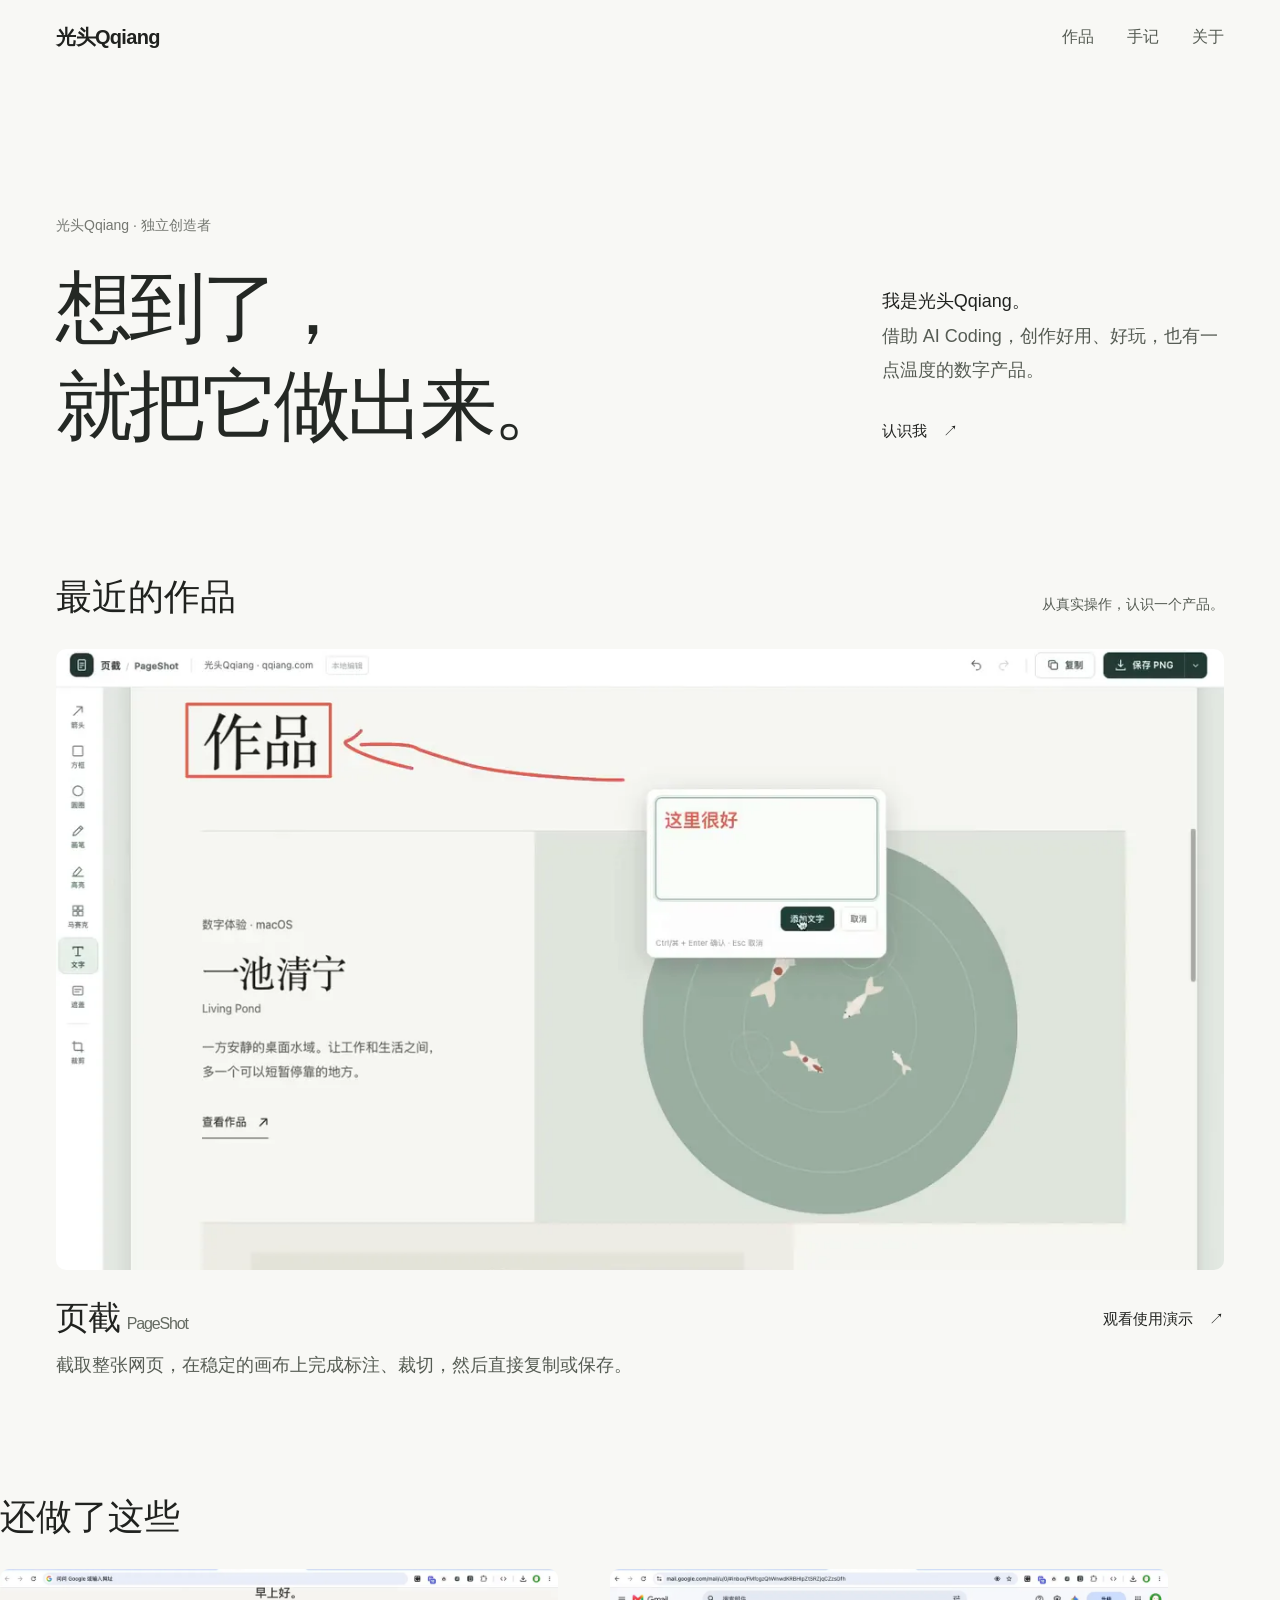
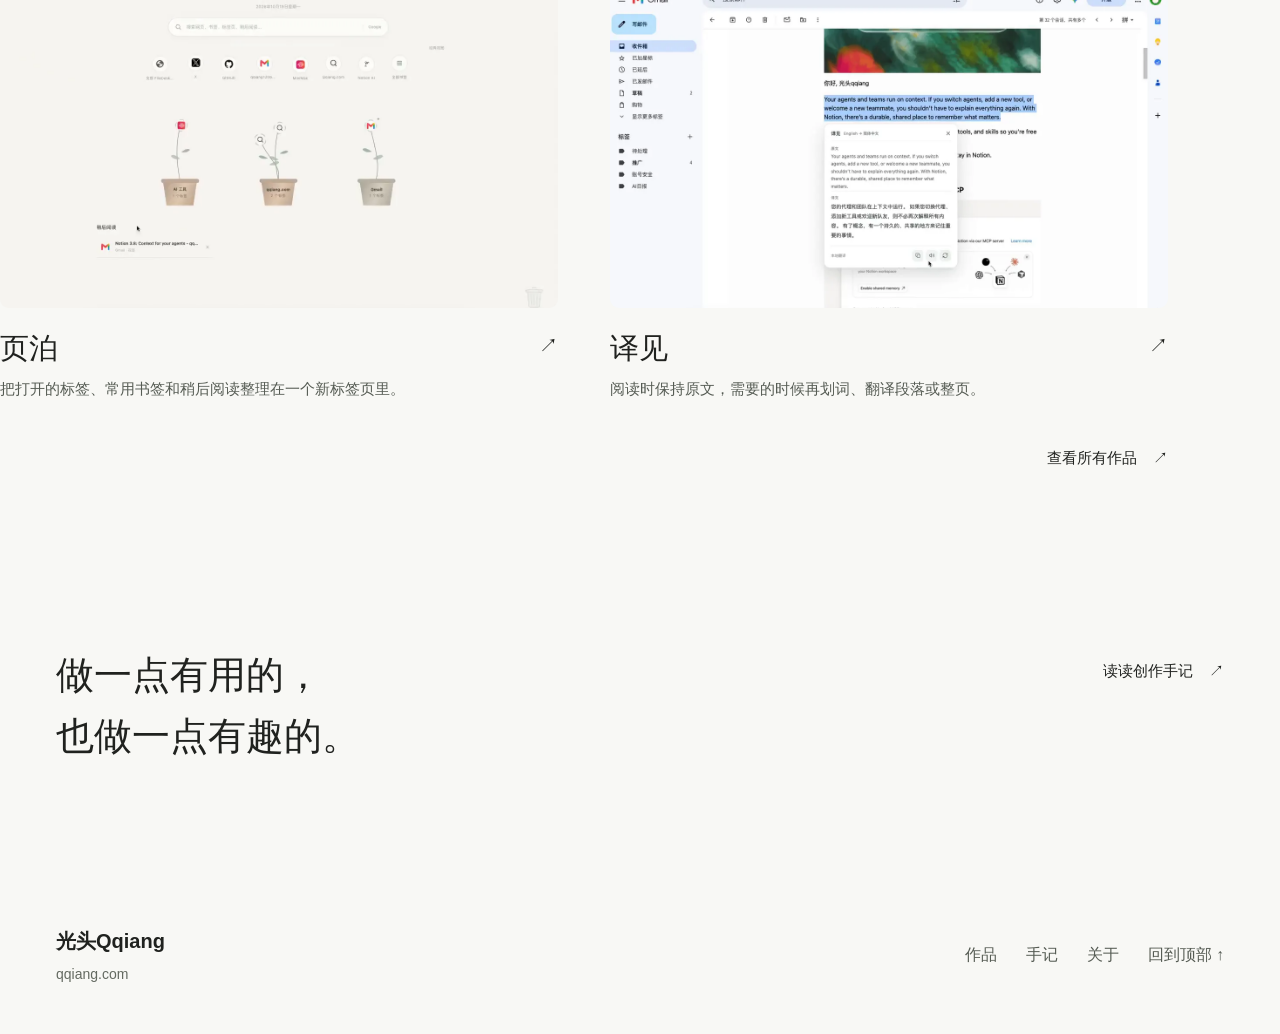
<file: studio-a-preview.html>
<!doctype html>
<html lang="zh-CN">
<head>
  <meta charset="utf-8" />
  <meta name="viewport" content="width=device-width,initial-scale=1,viewport-fit=cover" />
  <meta name="color-scheme" content="light" />
  <meta name="theme-color" content="#f8f8f5" />
  <meta name="qqiang-build" content="3.8.0-studio-concept" />
  <meta name="description" content="光头Qqiang 的真实软件作品、操作演示与创作手记。" />
  <meta name="author" content="光头Qqiang" />
  <meta property="og:locale" content="zh_CN" />
  <meta property="og:type" content="website" />
  <meta property="og:title" content="光头Qqiang · 作品与手记" />
  <meta property="og:description" content="从实际使用出发，看看光头Qqiang 开发的浏览器工具如何工作。" />
  <meta property="og:url" content="https://qqiang.com/" />
  <meta name="twitter:card" content="summary" />
  <link rel="icon" type="image/svg+xml" href="data:image/svg+xml,%3Csvg xmlns='http://www.w3.org/2000/svg' viewBox='0 0 64 64'%3E%3Crect width='64' height='64' rx='9' fill='%23f8f8f5'/%3E%3Ccircle cx='30' cy='29' r='19' fill='none' stroke='%2320221f' stroke-width='4'/%3E%3Cpath d='M42 42l11 11' fill='none' stroke='%2320221f' stroke-width='4' stroke-linecap='square'/%3E%3C/svg%3E" />
  <title>光头Qqiang · 作品与手记</title>
  <style>
/* 光头Qqiang · V3.1 — FileDesk continuous product use demonstration */
:root {
  --paper:#f8f8f5;
  --ink:#20221f;
  --secondary:#565c54;
  --muted:#646a61;
  --line:#d9dcd4;
  --display:"Songti SC","STSong","Noto Serif CJK SC",serif;
  --text:-apple-system,BlinkMacSystemFont,"PingFang SC","Noto Sans CJK SC","Microsoft YaHei",sans-serif;
  --max-page:1320px;
  --page:min(var(--max-page),calc(100% - 112px));
  --type-caption:14px;
  --type-ui:16px;
  --type-body:18px;
  --type-lead:20px;
  --type-subhead:28px;
  --type-h3:32px;
  --type-section:clamp(38px,3.7vw,54px);
  --type-page:clamp(56px,6.2vw,88px);
  --type-hero:clamp(64px,7.4vw,108px);
  --font-body:var(--type-body);
  --font-ui:var(--type-ui);
  --font-note:var(--type-caption);
  --font-lead:var(--type-lead);
  --font-section:var(--type-section);
  --font-page:var(--type-page);
}
*,*::before,*::after{box-sizing:border-box}
html{scroll-behavior:smooth}
body{margin:0;background:var(--paper);color:var(--ink);font:400 var(--font-body)/1.8 var(--text);-webkit-font-smoothing:antialiased;text-rendering:optimizeLegibility}
button,input{font:inherit}button{cursor:pointer}button,a{-webkit-tap-highlight-color:transparent}a{color:inherit;text-decoration:none}
a:focus-visible,button:focus-visible{outline:2px solid #617a62;outline-offset:5px}::selection{background:#d1decf;color:var(--ink)}
.wrap{width:var(--page);margin-inline:auto}.page{min-height:calc(100vh - 78px)}
.serif{font-family:var(--display);font-weight:400}.muted{color:var(--muted)}
.caps{font:500 var(--font-note)/1.6 var(--text);letter-spacing:.01em}
.fade-in{opacity:0;transform:translateY(13px);transition:opacity .65s ease,transform .65s ease}.fade-in.visible{opacity:1;transform:none}
.arrow{font:400 var(--type-lead)/1 var(--text)}
.text-link{display:inline-flex;align-items:center;justify-content:space-between;gap:27px;border-bottom:1px solid currentColor;padding-bottom:7px;font-size:var(--font-ui);line-height:1.5;transition:gap .25s}.text-link:hover{gap:35px}
/* persistent navigation */
.site-head{height:78px;position:relative;z-index:9;display:flex;align-items:center;justify-content:space-between;width:var(--page);margin:auto;border-bottom:1px solid var(--line)}
.brand{font-size:var(--type-lead);font-weight:600;letter-spacing:-.025em;line-height:1;white-space:nowrap}.brand-qiang{letter-spacing:-.035em}
.nav{display:flex;gap:36px;align-items:center}.nav a{color:var(--secondary);font-size:var(--font-ui);line-height:1.5;transition:color .2s}.nav a.active,.nav a:hover{color:var(--ink)}.nav a.active{box-shadow:0 1px var(--ink)}
.menu-btn{display:none;background:none;border:0;font-size:var(--font-ui);color:var(--ink);padding:8px 0}.mobile-nav{display:none}
/* Home: one meaningful headline, one clear introduction */
.hero{min-height:calc(93svh - 78px);display:flex;flex-direction:column;justify-content:center;padding-top:64px;padding-bottom:54px}
.hero-body{display:grid;grid-template-columns:minmax(0,1.7fr) minmax(240px,.55fr);gap:5vw;align-items:end;margin:auto 0}
.hero-title{font:400 var(--type-hero)/1.35 var(--display);letter-spacing:-.065em;margin:0;white-space:nowrap}.hero-title .indent{display:block;margin-left:1em}
.hero-aside{padding-bottom:22px;max-width:330px}.hero-aside p{font-size:var(--type-body);line-height:2;margin:0 0 30px;color:var(--secondary)}
.hero-bottom{padding-top:32px;display:flex;justify-content:flex-start}.hero-bottom a{font-size:var(--font-ui);color:var(--secondary);display:inline-flex;align-items:center;gap:12px}
.intro{padding:96px 0 70px;display:grid;grid-template-columns:31% 1fr;gap:5%;border-top:1px solid var(--line)}
.section-label{font-size:var(--font-ui);color:var(--secondary);line-height:1.6}.section-title{font:400 var(--font-section)/1.55 var(--display);letter-spacing:-.055em;margin:-7px 0 0}
/* Featured work is editorial composition, not a tile dashboard */
.feature{display:grid;grid-template-columns:36% 64%;align-items:stretch;min-height:560px;border-top:1px solid var(--line)}
.feature.reverse{grid-template-columns:64% 36%}.feature.reverse .feature-copy{order:2;padding:68px 0 68px 13%}.feature.reverse .feature-stage{order:1}
.feature-copy{display:flex;flex-direction:column;justify-content:center;padding:68px 13% 68px 0}
.feature-number{font-size:var(--font-note);color:var(--muted);line-height:1.6}.feature-main{margin:34px 0 36px}.feature-category{font-size:var(--font-ui);color:var(--secondary)}
.feature-title{font:400 var(--type-section)/1.45 var(--display);letter-spacing:-.045em;margin:13px 0 1px}
.feature-en{font-size:var(--font-ui);color:var(--muted);line-height:1.7}
.feature-description{font-size:var(--font-body);line-height:1.95;color:var(--secondary);max-width:355px;margin:25px 0 0}
.feature-bottom a{display:inline-flex;align-items:center;gap:16px;border-bottom:1px solid var(--ink);font-size:var(--font-ui);padding-bottom:8px}
.feature-bottom a:hover{gap:25px}
.feature-stage{position:relative;overflow:hidden;min-height:560px;display:flex;align-items:center;justify-content:center;isolation:isolate}
.feature-stage.pond,.case-stage.pond{background:#e7ece5}.feature-stage.yebo,.case-stage.yebo{background:#e8e9e4}.feature-stage.pageshot,.case-stage.pageshot{background:#eeeae2}.feature-stage.yijian,.case-stage.yijian{background:#e7eae8}.feature-stage.filedesk,.case-stage.filedesk{background:#eeeae3}
.stage-note{position:absolute;bottom:22px;left:28px;z-index:4;font:400 var(--font-note)/1.5 var(--text);color:#4d564c;background:rgba(248,248,245,.7);padding:3px 6px}
.pond-scene{width:min(78%,630px);aspect-ratio:1.1;position:relative;max-height:520px;display:grid;place-items:center}.pond-disc{width:85%;aspect-ratio:1;border-radius:50%;position:absolute;background:#a8bbae;box-shadow:inset 0 0 0 1px #9fb2a5;overflow:hidden}.pond-disc::before{content:"";position:absolute;inset:11%;border:1px solid #d9e2d9a8;border-radius:50%}.pond-disc::after{content:"";position:absolute;inset:27%;border:1px solid #cad6cba6;border-radius:50%}.pond-scene svg{width:96%;position:relative;z-index:2;overflow:visible}.fish{opacity:1}
    .yebo-visual{width:78%;max-width:650px;aspect-ratio:1.17;position:relative;display:flex;align-items:center;justify-content:center}.browser-mock{width:100%;background:#fdfdf9;box-shadow:0 12px 35px #1d252010,0 0 0 1px #d5d7d0;aspect-ratio:1.45;padding:0 5%;display:flex;flex-direction:column}.browser-top{height:13%;border-bottom:1px solid #e5e6e1;display:flex;align-items:center;gap:6px}.browser-top i{width:5px;height:5px;border-radius:50%;background:#b8c0b5}.browser-word{margin:auto;font-size:var(--type-caption);letter-spacing:.12em;color:#8e948c}.browser-content{flex:1;display:flex;flex-direction:column;align-items:center;justify-content:center}.browser-greeting{font-family:var(--display);font-size:var(--type-page);letter-spacing:-.05em;color:#4c5a4e}.browser-search{height:37px;width:65%;border:1px solid #d6dbd2;margin-top:25px;display:flex;align-items:center;padding:0 14px;color:#adb2a9;font-size:var(--type-caption);justify-content:space-between}.browser-icons{display:flex;gap:16px;margin-top:26px}.browser-icons span{display:block;width:25px;height:25px;background:#e4e8e1;border-radius:6px}.browser-icons span:nth-child(2){background:#e8e3da}.browser-icons span:nth-child(3){background:#dfe4e6}.browser-icons span:nth-child(4){background:#e6e6df}.browser-icons span:nth-child(5){background:#e8e3df}.browser-floor{margin-bottom:17px;font-size:var(--type-caption);letter-spacing:.06em;color:#a1a69f;text-align:center}
    .pageshot-visual{width:76%;max-width:620px;aspect-ratio:1.15;position:relative;display:grid;place-items:center}.shot-paper{width:84%;aspect-ratio:1.09;background:#fbfaf7;border:1px solid #d7d3cc;position:relative;padding:9%;transform:rotate(-3deg)}.shot-title{width:60%;height:10%;background:#d5d6cf;margin-bottom:9%}.shot-line{height:3px;background:#d9d9d2;margin-bottom:5%;width:84%}.shot-line:nth-child(3){width:92%}.shot-line:nth-child(4){width:57%}.shot-photo{height:42%;background:#e3e7dc;margin-top:9%;display:flex;align-items:center;justify-content:center;position:relative}.shot-photo:before{content:"";width:46%;height:63%;border:1px solid #a8b5a4;border-radius:60% 60% 40% 40%;transform:rotate(-23deg)}.shot-select{position:absolute;border:1px solid #ab6751;top:17%;left:26%;width:56%;height:62%;transform:rotate(2deg)}.shot-select::before,.shot-select::after{content:"";position:absolute;width:5px;height:5px;background:#ab6751}.shot-select::before{left:-3px;top:-3px}.shot-select::after{right:-3px;bottom:-3px}.shot-caption{position:absolute;right:-7%;bottom:13%;font:400 var(--type-caption) var(--display);writing-mode:vertical-rl;color:#70665b;letter-spacing:.2em}
    .translate-visual{width:78%;max-width:640px;position:relative;display:grid;grid-template-columns:1fr 1fr;border-top:1px solid #b9c3b9;border-bottom:1px solid #b9c3b9;align-self:center}.trans-col{padding:65px 30px 80px}.trans-col+ .trans-col{border-left:1px solid #b9c3b9}.trans-word{font:400 var(--type-lead)/1.5 var(--display);letter-spacing:-.06em;margin:30px 0 22px}.trans-en{font:400 var(--type-lead)/1.55 var(--text)}.trans-sub{font:var(--type-caption)/1.9 var(--text);color:#8c968d;letter-spacing:.04em}.trans-highlight{background:linear-gradient(transparent 73%,#c7d6ca 0)}
    .file-visual{width:75%;max-width:600px;aspect-ratio:1.15;position:relative;display:flex;align-items:center;justify-content:center}.file-sheet{width:64%;height:78%;background:#fffefa;border:1px solid #d9d7d0;position:absolute;padding:10% 8%}.file-sheet.back{transform:translate(24px,-14px) rotate(8deg);background:#e2e3dd}.file-sheet.front{transform:translate(-18px,12px) rotate(-5deg);box-shadow:0 16px 20px #aaa59c16}.file-label{font-size:var(--type-caption);color:#7d887c;letter-spacing:.14em;margin-bottom:13%}.file-title{font:400 var(--type-body)/1.5 var(--display);color:#313a33;margin:0 0 14%}.file-rule{height:1px;background:#d3d6ce;margin:10% 0}.file-table{display:grid;grid-template-columns:1.4fr 1fr .7fr;gap:1px;background:#daddd4;border:1px solid #daddd4}.file-table span{height:22px;background:#fffefa;display:flex;align-items:center;padding-left:6px;font-size:var(--type-caption);color:#8d948c}
    
/* bottom of home */
.work-more{padding:65px 0 105px;border-top:1px solid var(--line);display:flex;align-items:center;justify-content:space-between;gap:24px}
.work-more p{font-size:var(--font-body);margin:0;color:var(--secondary)}
.closing{padding:120px 0 125px;border-top:1px solid var(--line)}.closing h2{font:400 var(--type-section)/1.5 var(--display);letter-spacing:-.06em;margin:0 0 42px}.closing-bottom{display:flex;justify-content:flex-start}
.site-footer{border-top:1px solid var(--line);padding:35px 0 40px;display:flex;align-items:center;justify-content:space-between;gap:30px;font-size:var(--font-ui)}
.site-footer .name{font-weight:600;font-size:var(--type-body)}.foot-domain{font-size:var(--font-note);color:var(--muted);margin-top:3px}.foot-right{display:flex;gap:29px;align-items:center}.foot-right a{color:var(--secondary)}.foot-right a:hover{text-decoration:underline;text-underline-offset:4px}
/* inner landing pages */
.inner-intro{padding:102px 0 78px}.inner-intro h1{font:400 var(--font-page)/1.35 var(--display);letter-spacing:-.06em;margin:0 0 20px}
.inner-intro .subline{font-size:var(--font-body);line-height:1.95;max-width:680px;color:var(--secondary);margin:0}
.works-toolbar{padding:0 0 19px;display:flex;justify-content:flex-end}.filters{display:flex;gap:30px;align-items:center}.filter{padding:8px 0;background:none;border:0;font-size:var(--font-ui);color:var(--muted)}.filter.active{color:var(--ink);border-bottom:1px solid var(--ink)}
.works-list{border-top:1px solid var(--line);margin-bottom:110px}.works-row{display:grid;grid-template-columns:70px minmax(0,1fr) 29% 28px;align-items:center;gap:16px;border-bottom:1px solid var(--line);padding:28px 0;min-height:133px;transition:padding .25s,background .25s}
.works-row:hover{padding-inline:12px;background:#f0f1ec}.works-row .idx{font-size:var(--font-note);color:var(--muted)}.works-row .wcn{font:400 var(--type-h3)/1.45 var(--display);letter-spacing:-.035em}.works-row .wen{font-size:var(--font-ui);color:var(--muted);margin-top:2px}.works-row .wcategory{font-size:var(--font-ui);color:var(--secondary)}.works-row .wgo{font-size:var(--type-lead);line-height:1;justify-self:end}.works-empty{padding:70px 0;font-size:var(--font-body)}
/* each product: no empty captions, no duplicate slogans */
.case-top{padding:67px 0 72px}.case-back{display:inline-flex;align-items:center;gap:13px;font-size:var(--font-ui);color:var(--secondary)}.case-back:hover{color:var(--ink)}
.case-head{display:grid;grid-template-columns:minmax(0,1.2fr) minmax(0,.75fr);gap:8%;align-items:end;padding-top:80px}
.case-head h1{font:400 var(--font-page)/1.25 var(--display);letter-spacing:-.06em;margin:0 0 2px}.case-head .en-name{font-size:var(--type-lead);color:var(--muted)}
.case-head .case-lead{font-size:var(--font-lead);line-height:1.75;padding-bottom:12px;color:var(--secondary);max-width:440px}
.case-meta{display:flex;flex-wrap:wrap;gap:12px 28px;border-top:1px solid var(--line);padding:20px 0 0;margin-top:65px;color:var(--secondary);font-size:var(--font-ui)}.case-meta span:not(:last-child)::after{content:'·';margin-left:28px;color:#8e958b}
.case-stage{height:min(65vw,700px);min-height:400px;width:100%;display:grid;place-items:center;position:relative;overflow:hidden}
.case-stage .pond-scene{width:min(70%,600px)}.case-stage .yebo-visual{width:min(72%,750px)}.case-stage .pageshot-visual{width:min(70%,650px)}.case-stage .translate-visual{width:min(72%,700px)}.case-stage .file-visual{width:min(67%,650px)}
.case-textblock{padding:105px 0 110px;display:grid;grid-template-columns:25% minmax(0,1fr);gap:6%;border-bottom:1px solid var(--line)}
.case-textblock .case-index{font-size:var(--font-ui);color:var(--secondary);padding-top:14px}
.case-textblock h2{font:400 var(--type-section)/1.55 var(--display);letter-spacing:-.045em;margin:0 0 35px}
.case-textblock p{font-size:var(--type-body);line-height:2.03;color:var(--secondary);max-width:690px;margin:0 0 23px}
.case-highlights{padding-top:90px}.case-highlights>h2{font:400 var(--type-section)/1.5 var(--display);letter-spacing:-.045em;margin:0}.case-points{display:grid;grid-template-columns:repeat(3,minmax(0,1fr));gap:5%;padding:38px 0 115px}
.case-points article{border-top:1px solid var(--line);padding-top:26px}.case-points h3{font:400 var(--type-subhead)/1.5 var(--display);margin:0 0 18px}.case-points p{font-size:var(--type-ui);line-height:1.95;color:var(--secondary);max-width:360px;margin:0}
.case-next{border-top:1px solid var(--line);padding:75px 0 100px;display:flex;justify-content:space-between;align-items:center;gap:24px}
.case-next .next-label{font-size:var(--font-ui);color:var(--muted);display:block;margin-bottom:15px}.case-next .next-name{font:400 var(--type-section)/1.5 var(--display)}.case-next .next-icon{font-size:var(--type-section)}
/* Journal, rich content never reduced to decorative sizes */
.notes-list{margin-bottom:110px;border-top:1px solid var(--line)}.notes-row{display:grid;grid-template-columns:130px minmax(0,1fr) 26px;gap:4%;align-items:center;border-bottom:1px solid var(--line);min-height:144px;padding:24px 0;transition:padding .2s}.notes-row:hover{padding-left:10px}.notes-row .date{font-size:var(--font-note);color:var(--muted)}.notes-row h2{font:400 var(--type-h3)/1.55 var(--display);margin:0}.notes-row .note-desc{font-size:var(--font-ui);color:var(--secondary);margin-top:5px}.notes-row .narrow{font-size:var(--type-subhead);justify-self:end}
.article-wrap{max-width:900px;margin:0 auto;padding:65px 0 120px}.article-head{border-bottom:1px solid var(--line);padding:80px 0 58px}.article-head h1{font:400 var(--type-section)/1.45 var(--display);letter-spacing:-.055em;margin:18px 0 10px}.article-title-break{display:block}.article-head .article-sub{font-size:var(--font-body);color:var(--secondary);line-height:1.9}.article-date{font-size:var(--font-ui);color:var(--secondary)}
.article-body{max-width:700px;margin:62px auto 0}.article-body p{font-size:var(--type-body);line-height:2.08;color:#434a42;margin:0 0 27px;letter-spacing:.005em}.article-body h2{font:400 var(--type-h3)/1.5 var(--display);margin:72px 0 25px}
/* About & lab */
.about-block{display:grid;grid-template-columns:40% 1fr;gap:7%;padding:80px 0 110px;border-top:1px solid var(--line)}
.about-big{font:400 var(--type-section)/1.55 var(--display);letter-spacing:-.05em;margin:0}.about-body{padding-top:5px}.about-body p{font-size:var(--type-body);line-height:2.08;color:var(--secondary);margin:0 0 25px;max-width:690px}
.lab-list{display:grid;grid-template-columns:repeat(3,minmax(0,1fr));gap:26px;padding:0 0 115px}
.lab-item{border-top:1px solid var(--line);border-bottom:1px solid var(--line);min-height:420px;padding:24px 0 28px;display:flex;flex-direction:column;justify-content:space-between}
.lab-art{height:190px;display:grid;place-items:center}.lab-name{font:400 var(--type-h3)/1.5 var(--display)}.lab-desc{font-size:var(--font-body);line-height:1.9;color:var(--secondary);margin:12px 0 0}.lab-state{font-size:var(--font-ui);color:var(--muted);margin:0}
@media(max-width:1100px){:root{--page:calc(100% - 76px)}.hero-title{font-size:var(--type-page)}.feature,.feature-stage{min-height:500px}.feature-copy,.feature.reverse .feature-copy{padding-top:54px;padding-bottom:54px}}
@media(max-width:750px){
  :root{--page:calc(100% - 40px);--font-body:16px;--font-ui:15px;--font-lead:19px;--font-page:clamp(49px,11.5vw,69px)}
  .site-head{height:66px}.brand{font-size:var(--type-lead)}.nav{display:none}.menu-btn{display:block}.mobile-nav{display:flex;position:absolute;top:66px;left:-20px;right:-20px;background:var(--paper);border-bottom:1px solid var(--line);padding:24px 20px 30px;flex-direction:column;gap:22px;box-shadow:0 12px 14px #252a240a}.mobile-nav a{font-size:var(--type-body)}
  .page{min-height:calc(100vh - 66px)}.hero{min-height:calc(100svh - 66px);padding-top:52px;padding-bottom:37px}.hero-body{grid-template-columns:1fr;gap:48px;align-items:start;margin:auto 0;min-width:0}.hero-title{font-size:var(--type-page);line-height:1.39}.hero-title .indent{margin-left:.68em}.hero-aside{padding:0;margin-left:auto;max-width:350px}.hero-aside p{font-size:var(--type-ui);line-height:1.85;margin-bottom:18px}.hero-bottom{padding-top:25px}
  .intro{padding:75px 0 55px;grid-template-columns:1fr;gap:21px}.section-title{font-size:var(--type-h3);line-height:1.55;margin:0}
  .feature,.feature.reverse{display:flex;flex-direction:column;min-height:unset;padding-bottom:38px}.feature-copy,.feature.reverse .feature-copy{order:0;padding:31px 0 28px;display:flex}.feature-main{margin:20px 0 22px}.feature-title{font-size:var(--type-section);margin:6px 0 0}.feature-en{font-size:var(--type-ui)}.feature-description{margin:15px 0 0;font-size:var(--type-ui);line-height:1.9;max-width:440px}.feature-stage,.feature.reverse .feature-stage{order:1;min-height:0;height:auto;aspect-ratio:1.15}.stage-note{left:12px;bottom:11px;font-size:var(--type-caption);padding:2px 3px}
  .pond-scene{width:86%}.yebo-visual,.translate-visual{width:86%}.pageshot-visual{width:82%}.file-visual{width:88%}.trans-col{padding:26px 12px 38px}.trans-word{font-size:var(--type-body);margin:15px 0 12px}.trans-en{font-size:var(--type-ui)}.trans-sub{font-size:var(--type-caption)}.shot-caption{right:-4%}
  .work-more{padding:45px 0 78px;align-items:flex-start;flex-direction:column;gap:15px}.closing{padding:90px 0 100px}.closing h2{font-size:var(--type-section);line-height:1.55}
  .site-footer{padding:28px 0 33px;align-items:flex-start;flex-direction:column;gap:18px}.foot-right{gap:24px;flex-wrap:wrap}
  .inner-intro{padding:77px 0 57px}.inner-intro .subline{font-size:var(--type-ui)}.works-toolbar{justify-content:flex-start;padding-bottom:19px}.filters{gap:25px}
  .works-list{margin-bottom:84px}.works-row{grid-template-columns:40px minmax(0,1fr) 22px;gap:9px;min-height:120px;padding:20px 0}.works-row .wcn{font-size:var(--type-h3)}.works-row .wen{font-size:var(--type-caption)}.works-row .wcategory{grid-column:2;grid-row:2;font-size:var(--type-caption)}.works-row .wgo{grid-column:3;grid-row:1/3;font-size:var(--type-lead)}
  .case-top{padding:50px 0 54px}.case-head{grid-template-columns:1fr;gap:25px;padding-top:54px}.case-head h1{font-size:var(--type-page)}.case-head .en-name{font-size:var(--type-lead)}.case-head .case-lead{font-size:var(--type-lead);padding:0}.case-meta{font-size:var(--type-caption);gap:8px 20px;margin-top:37px}.case-meta span:not(:last-child)::after{margin-left:20px}
  .case-stage{min-height:0;height:auto;aspect-ratio:1.08}.case-stage .pond-scene,.case-stage .yebo-visual,.case-stage .pageshot-visual,.case-stage .translate-visual,.case-stage .file-visual{width:82%}
  .case-textblock{padding:75px 0 70px;grid-template-columns:1fr;gap:21px}.case-textblock .case-index{padding:0}.case-textblock h2{font-size:var(--type-h3);line-height:1.5;margin:0 0 26px}.case-textblock p{font-size:var(--type-body);line-height:2;margin-bottom:18px}
  .case-highlights{padding-top:65px}.case-highlights>h2{font-size:var(--type-h3)}.case-points{grid-template-columns:1fr;gap:34px;padding:26px 0 90px}.case-points article{padding-top:20px}.case-points h3{font-size:var(--type-subhead);margin-bottom:10px}.case-points p{font-size:var(--type-ui)}.case-next{padding:60px 0 80px}.case-next .next-name{font-size:var(--type-h3)}.case-next .next-icon{font-size:var(--type-h3)}
  .notes-list{margin-bottom:90px}.notes-row{grid-template-columns:minmax(0,1fr) 22px;gap:8px;min-height:120px}.notes-row .date{grid-column:1;font-size:var(--type-caption);margin-bottom:10px}.notes-row h2{font-size:var(--type-subhead);line-height:1.55}.notes-row .note-desc{font-size:var(--type-ui)}.notes-row .narrow{grid-column:2;grid-row:1/3}
  .article-wrap{padding:55px 0 93px}.article-head{padding:60px 0 42px}.article-head h1{font-size:var(--type-section);margin-top:20px}.article-body{margin-top:48px}.article-body p{font-size:var(--type-body);line-height:2.08}
  .about-block{grid-template-columns:1fr;gap:35px;padding:60px 0 100px}.about-big{font-size:var(--type-section)}.about-body p{font-size:var(--type-body);line-height:2}.lab-list{grid-template-columns:1fr;gap:5px;padding-bottom:95px}.lab-item{min-height:330px;padding:22px 0}.lab-art{height:150px}.lab-name{font-size:var(--type-h3)}.lab-desc{font-size:var(--type-ui)}
}
@media(max-width:350px){.hero-title{font-size:var(--type-section)}.hero-title .indent{margin-left:.5em}.site-head{width:calc(100% - 32px)}:root{--page:calc(100% - 32px)}.case-head h1{font-size:var(--type-section)}.feature-stage .stage-note{font-size:var(--type-caption)}.filters{gap:18px}}
@media(prefers-reduced-motion:reduce){*,*::before,*::after{scroll-behavior:auto!important;animation:none!important;transition-duration:0ms!important}.fade-in{opacity:1;transform:none}}



/* V2.3 — Content proof, not visual decoration. Inherits V2.2 type scale. */
.fade-in{opacity:1;transform:none;transition:none}
.stage-cover-link{display:block;min-width:0;align-self:stretch;position:relative}
.stage-cover-link .feature-stage{min-height:100%;height:100%;transition:filter .28s ease}
.stage-cover-link:hover .feature-stage{filter:brightness(.985)}
.stage-cover-link:focus-visible{outline:2px solid #617a62;outline-offset:6px}
.feature.reverse .stage-cover-link{order:1}
.detail-demo{padding-top:108px;padding-bottom:106px;border-bottom:1px solid var(--line)}
.detail-demo-head{display:flex;align-items:baseline;justify-content:space-between;gap:32px;margin-bottom:30px}
.detail-demo-head h2{font:400 var(--type-section)/1.5 var(--display);letter-spacing:-.045em;margin:0}
.detail-demo-head p{max-width:420px;margin:0;color:var(--secondary);font-size:var(--font-body);line-height:1.8}
.demo-surface{position:relative;min-height:430px;display:flex;align-items:center;justify-content:center;overflow:hidden}
.demo-footer{display:flex;align-items:center;justify-content:space-between;gap:22px;padding-top:19px}
.demo-footer .demo-hint{font-size:var(--font-note);color:var(--secondary)}
.demo-reset,.demo-action,.demo-tab{border:0;background:transparent;color:var(--ink);font-size:var(--font-ui)}
.demo-reset{padding:5px 0;border-bottom:1px solid #9aa29a;white-space:nowrap}
.demo-action{padding:10px 17px;border:1px solid var(--ink);min-height:45px;transition:background .2s,color .2s}
.demo-action:hover{background:var(--ink);color:var(--paper)}
.demo-pond:focus-visible,.demo-shot-canvas:focus-visible{outline:2px solid #617a62;outline-offset:4px}
.demo-surface button:focus-visible{outline:2px solid #617a62;outline-offset:4px}
.demo-pond{background:#e7ece5;cursor:crosshair;min-height:470px}
.demo-pond-water{position:absolute;inset:0;width:100%;height:100%;pointer-events:none}
.demo-pond{background:#b9cbbd}
.demo-overlay-hint{position:absolute;bottom:28px;left:34px;font-size:var(--font-ui);color:#3b4f43;pointer-events:none}
.demo-ripple{pointer-events:none;position:absolute;width:16px;height:16px;border:1px solid rgba(246,252,248,.91);border-radius:50%;transform:translate(-50%,-50%) scale(.15);animation:demo-ripple 1.45s cubic-bezier(.12,.56,.25,1) forwards}
.demo-ripple::after{content:"";position:absolute;inset:-17px;border:1px solid rgba(250,253,250,.55);border-radius:50%}
@keyframes demo-ripple{to{opacity:0;transform:translate(-50%,-50%) scale(11)}}
.demo-yebo{background:#e8eae5;padding:44px 7%}
.demo-browser{width:min(100%,900px);min-height:346px;background:#fbfbf9;border:1px solid #d3d8d1;display:flex;flex-direction:column;box-shadow:0 11px 35px #151b1510}
.demo-browser-bar{display:flex;align-items:center;justify-content:space-between;gap:12px;border-bottom:1px solid #e2e5df;padding:12px 23px;color:#515b51;font-size:var(--font-note)}
.demo-browser-main{max-width:600px;width:100%;margin:auto;padding:30px 25px 34px}
.demo-browser-greet{font:400 var(--type-h3)/1.5 var(--display);margin:0 0 16px}
.demo-browser-search{display:flex;justify-content:space-between;border:1px solid #d7ddd5;padding:8px 14px;color:#747d74;font-size:var(--font-ui);margin-bottom:20px}
.demo-tabbar{display:flex;gap:26px;border-bottom:1px solid #e1e6de}
.demo-tab{color:#667167;padding:8px 0 11px;border-bottom:2px solid transparent}
.demo-tab[aria-pressed=true]{color:#202820;border-color:#3d5440}
.demo-yebo-content{display:grid;grid-template-columns:repeat(2,minmax(0,1fr));gap:12px;padding-top:20px;min-height:90px}
.demo-yebo-item{border:1px solid #e0e4de;padding:12px 15px;min-width:0}
.demo-yebo-item strong{display:block;font-size:var(--font-ui);font-weight:500;color:#2e352d;line-height:1.5}
.demo-yebo-item span{display:block;font-size:var(--font-note);color:#6e776f;margin-top:4px}
.demo-pageshot{background:#efebe4;padding:44px 7%}
.demo-shot-frame{display:grid;grid-template-columns:90px minmax(0,1fr);width:min(100%,900px);min-height:360px;border:1px solid #d5d2ca;background:#f9f8f5}
.demo-shot-tools{border-right:1px solid #e2e0d9;display:flex;flex-direction:column;gap:17px;align-items:center;padding:29px 6px;font-size:var(--font-ui);color:#666c62}
.demo-shot-tools .current{border-bottom:1px solid var(--ink);color:var(--ink)}
.demo-shot-canvas{position:relative;margin:20px;background:white;overflow:hidden;touch-action:none;user-select:none;cursor:crosshair;border:1px solid #e5e3df;padding:33px 35px;min-height:315px}
.demo-shot-title{font:400 var(--type-subhead)/1.5 var(--display);margin:0 0 23px}
.demo-shot-line{height:8px;background:#edf0e9;margin-bottom:13px;width:86%}
.demo-shot-line.short{width:62%}
.demo-shot-photo{width:64%;height:92px;background:#e4eae2;margin-top:24px;display:flex;align-items:center;justify-content:center}
.demo-shot-photo span{font:400 var(--type-lead)/1.4 var(--display);color:#667968}
.demo-selection{position:absolute;border:2px solid #aa7058;background:#aa70581c;pointer-events:none;min-width:1px;min-height:1px}
.demo-yijian{background:#e8edeb;padding:40px 7%}
.demo-translate-panel{width:min(100%,760px);background:#fafbf9;padding:clamp(25px,4vw,54px);border:1px solid #d5dfd9}
.demo-translate-original{font:400 var(--type-subhead)/1.5 var(--text);letter-spacing:-.02em;max-width:650px;margin:0 0 26px}
.demo-translate-result{font:400 var(--type-subhead)/1.6 var(--display);color:#314c3b;padding:26px 0 18px;border-top:1px solid #d8e2da;margin-top:28px}
.demo-translate-result[hidden]{display:none}
.demo-filedesk{background:#eeeae2;padding:45px 6%}
.demo-file-frame{width:min(100%,850px);background:#fbfaf7;padding:31px clamp(19px,4vw,45px);border:1px solid #d9d7cf}
.demo-file-top{display:flex;align-items:center;justify-content:space-between;gap:15px;margin-bottom:28px}
.demo-file-top strong{font:500 var(--type-body)/1.5 var(--text)}
.demo-file-raw{padding:26px;background:#f2f0ea;border:1px solid #e4e2db;color:#4f554e;font-size:var(--font-ui);line-height:2.2;min-height:142px}
.demo-file-table{width:100%;border-collapse:collapse;font-size:var(--font-ui)}
.demo-file-table th,.demo-file-table td{padding:11px 13px;border:1px solid #d9ddd5;text-align:left;font-weight:400;line-height:1.6}
.demo-file-table th{background:#edf1ea;font-weight:500}
.demo-file-table td[contenteditable=true]:focus{outline:2px solid #75927b;outline-offset:-2px;background:white}
.demo-file-result[hidden],.demo-file-raw[hidden]{display:none}
.demo-file-help{margin:15px 0 0;color:#646c64;font-size:var(--font-note)}
.demo-animate{animation:demo-reveal .35s ease-out both}
@keyframes demo-reveal{from{opacity:0;transform:translateY(6px)}to{opacity:1;transform:translateY(0)}}
@media(max-width:750px){
  .stage-cover-link,.feature.reverse .stage-cover-link{order:1;width:100%}
  .stage-cover-link .feature-stage{min-height:0;height:auto;aspect-ratio:1.15}
  .detail-demo{padding-top:68px;padding-bottom:69px}
  .detail-demo-head{display:block;margin-bottom:24px}.detail-demo-head h2{font-size:var(--type-h3)}.detail-demo-head p{margin-top:10px;font-size:var(--type-ui)}
  .demo-surface{min-height:335px}
  .demo-pond{min-height:360px}.demo-overlay-hint{bottom:17px;left:18px}
  .demo-yebo,.demo-pageshot,.demo-yijian,.demo-filedesk{padding:18px 12px}
  .demo-browser{min-height:335px}.demo-browser-main{padding:22px 17px 28px}.demo-browser-bar{padding:10px 17px}
  .demo-browser-greet{font-size:var(--type-subhead)}.demo-browser-search{font-size:var(--type-caption)}.demo-yebo-content{grid-template-columns:1fr 1fr;gap:7px}.demo-yebo-item{padding:10px 9px}
  .demo-shot-frame{grid-template-columns:57px minmax(0,1fr);min-height:335px}.demo-shot-tools{font-size:var(--type-caption);gap:16px}.demo-shot-canvas{margin:10px;padding:22px 12px;min-height:311px}.demo-shot-title{font-size:var(--type-lead)}.demo-shot-photo{width:85%;height:90px}
  .demo-translate-original{font-size:var(--type-subhead)}.demo-translate-panel{padding:24px 20px}.demo-translate-result{font-size:var(--type-lead)}
  .demo-file-frame{padding:22px 14px}.demo-file-top{flex-direction:column;align-items:flex-start}.demo-file-raw{padding:17px 12px}.demo-file-table th,.demo-file-table td{padding:9px 7px;font-size:var(--type-caption)}
  .demo-footer{align-items:start}.demo-footer .demo-hint{font-size:var(--type-caption)}
}
@media(prefers-reduced-motion:reduce){.demo-animate,.demo-ripple{animation:none!important}.demo-ripple{opacity:.4;transform:translate(-50%,-50%) scale(6)}}

  
/* V2.3.1 — content-first refinement: remove decorative microcopy at its structural source. */
.intro{grid-template-columns:1fr;padding:91px 0 63px}
.intro .section-title{margin:0;font-size:var(--type-page)}
.feature-copy{padding-top:64px;padding-bottom:64px}
.feature-main{margin:0 0 37px}
.work-more{justify-content:flex-end}
.works-row{grid-template-columns:minmax(0,1fr) 29% 28px}
.case-meta{gap:12px 27px}
.case-textblock{display:block;padding:103px 0 112px}
.case-copy{width:min(75%,740px);margin-left:auto;margin-right:0}
.case-copy h2{margin-top:0}
.case-highlights{padding-top:0}
.case-points{padding:53px 0 95px;gap:5%}
.case-points article{padding-top:27px}
.case-next{padding:70px 0 100px}
.case-next .next-name{display:inline-flex;align-items:center;gap:26px}
.case-next .next-arrow{font:400 var(--type-caption)/1 var(--text)}
.lab-item{min-height:350px}
.lab-item .lab-desc{margin-bottom:10px}
.detail-demo{padding-top:0;padding-bottom:32px;border-bottom:0}
.demo-surface{min-height:480px}
.demo-footer{justify-content:flex-end;padding-top:16px}
.demo-footer:empty{display:none}
.article-head{padding-bottom:45px}
@media(max-width:750px){
  .intro{padding:72px 0 46px}
  .intro .section-title{font-size:var(--type-section)}
  .feature-main{margin:0 0 22px}
  .work-more{align-items:flex-end}
  .works-row{grid-template-columns:minmax(0,1fr) 22px}
  .works-row .wcategory{grid-column:1;grid-row:2}
  .works-row .wgo{grid-column:2;grid-row:1/3}
  .case-textblock{padding:71px 0 73px}
  .case-copy{width:100%;margin:0}
  .case-highlights{padding-top:0}
  .case-points{padding:30px 0 75px}
  .detail-demo{padding-top:0;padding-bottom:16px}
  .demo-surface{min-height:350px}
  .case-next{padding:53px 0 70px}
  .lab-item{min-height:290px}
}

/* V2.5 / source-verified work photography and interaction */
.asset-stage {background:#eeefe9;display:flex;align-items:center;justify-content:center;padding:clamp(14px,3vw,42px);overflow:hidden}
.asset-stage img {display:block;width:100%;height:auto;max-height:520px;object-fit:contain;filter:none}
.asset-pageshot {background:#e8ece8}
.asset-pageshot img {border:1px solid #d8ddd7;box-shadow:0 18px 42px rgba(37,47,40,.07);width:100%}
.asset-yebo {background:#f0efe9}
.asset-yebo img {mix-blend-mode:multiply;max-height:520px}
.case-showcase {padding-bottom:0}
.showcase-modes {display:flex;gap:32px;align-items:center;justify-content:flex-end;padding:0 0 24px}
.showcase-modes button {font-family:var(--text);font-size:var(--type-ui);line-height:1.55;color:var(--secondary);background:none;border:0;border-bottom:1px solid transparent;padding:0 0 9px}
.showcase-modes button[aria-pressed="true"] {color:var(--ink);border-bottom-color:var(--ink)}
.case-showcase .case-stage {width:100%;min-height:560px}
.case-showcase .detail-demo {width:100%;padding:0;border:none}
.case-showcase .detail-demo .demo-surface {min-height:560px}
[data-showcase-pane][hidden] {display:none!important}
.feature-copy .feature-main {margin-top:0}
@media(max-width:750px){
  .asset-stage{padding:14px}
  .asset-stage img{max-height:400px}
  .showcase-modes{justify-content:flex-start;gap:28px;padding-bottom:18px}
  .showcase-modes button{font-size:var(--type-ui)}
  .case-showcase .case-stage{min-height:0;aspect-ratio:1.05}
  .case-showcase .detail-demo .demo-surface{min-height:0}
  .case-showcase .asset-yebo img{max-height:420px}
  .case-showcase .asset-pageshot img{max-height:410px}
}
@media(prefers-reduced-motion:reduce){.asset-stage img{transition:none}}


/* V2.5: quiet, functional image gallery, no numbering or overlays */
.asset-filedesk{background:#f1f2ed}
.asset-filedesk img{border:1px solid #e5e8e2;box-shadow:0 10px 27px rgba(26,44,32,.035)}
.work-gallery{position:relative;outline-offset:5px}
.work-gallery-controls{position:absolute;bottom:19px;right:19px;display:flex;gap:1px;background:rgba(252,252,250,.95);border:1px solid #dcded8}
.work-gallery-controls button{width:49px;height:48px;border:0;background:transparent;color:var(--ink);font:400 var(--type-lead)/1 var(--text);cursor:pointer}
.work-gallery-controls button+button{border-left:1px solid #dcded8}
.work-gallery-controls button:hover{background:#e8ebe5}
.work-gallery-controls button:focus-visible{outline:2px solid #567258;outline-offset:-4px}
@media(max-width:750px){.asset-filedesk img{max-height:410px}.work-gallery-controls{right:11px;bottom:11px}.work-gallery-controls button{width:43px;height:43px}}


/* V2.6 — FileDesk workbench: derived from the actual FileDesk flow, not a generic material-list toggle. */
.fd-play{background:#edeae3;width:100%;padding:clamp(16px,4.5vw,54px);min-height:560px;display:flex;align-items:center;justify-content:center}
.fd-app{background:#fafaf7;border:1px solid #e4e3dc;width:min(100%,1000px);min-height:448px;display:flex;flex-direction:column}
.fd-head{border-bottom:1px solid #e3e4de;padding:17px 27px;font-size:var(--type-body);line-height:1.6}
.fd-head strong{font-weight:600}.fd-head span{font-weight:400;color:#727872;margin-left:8px}
.fd-empty{padding:40px 30px 48px;text-align:center;flex:1}
.fd-empty h3,.fd-work-head h3{font:400 var(--type-h3)/1.3 var(--display);margin:0 0 26px}
.fd-drop{border:1px dashed #acb3ab;cursor:pointer;width:min(100%,540px);min-height:230px;margin:0 auto;padding:29px 20px;display:flex;flex-direction:column;align-items:center;justify-content:center;gap:15px;background:#f7f8f3}
.fd-drop.over,.fd-drop:hover{background:#eef2eb;border-color:#6d836f}
.fd-drop svg{height:49px;color:#587160}.fd-drop strong{font-size:var(--type-body);font-weight:500}.fd-drop span{font-size:var(--type-ui);color:#616c64}
.fd-sample{border:0;border-bottom:1px solid #777f75;background:transparent;padding:12px 0 4px;margin-top:16px;font-size:var(--type-ui);color:#34493d;cursor:pointer}
.fd-loaded{padding:33px clamp(18px,4vw,38px) 42px}
.fd-work-head{display:flex;align-items:start;justify-content:space-between;gap:14px;margin-bottom:20px}
.fd-work-head h3{margin:0}.fd-work-head button,.fd-options button,.fd-output-footer button{background:transparent;border:0;border-bottom:1px solid #777f75;padding:8px 0;color:#324338;font-size:var(--type-ui);cursor:pointer}
.fd-work-grid{display:grid;grid-template-columns: minmax(165px,.8fr) minmax(0,1.8fr);gap:20px}
.fd-work-files,.fd-work-actions{background:#f3f3ef;border:1px solid #e1e3dc;padding:22px;min-width:0}
.fd-work-files p,.fd-work-actions p{margin:0 0 18px;font-size:var(--type-ui);color:#616c62}
.fd-work-files strong{display:block;overflow-wrap:anywhere;font-size:var(--type-body);font-weight:500;line-height:1.6}
.fd-work-files>span{display:block;margin-top:8px;font-size:var(--type-caption);color:#69746c}
.fd-options{margin-bottom:12px}.fd-output p{margin:10px 0;font-size:var(--type-ui);color:#627065}
.fd-grid-scroll{width:100%;overflow-x:auto;background:white;border:1px solid #dadfd9}
.fd-table{width:100%;border-collapse:collapse;min-width:420px;font:400 var(--type-ui)/1.6 var(--text)}
.fd-table th{font-weight:500;background:#e8eee6;white-space:nowrap}.fd-table td,.fd-table th{padding:10px 12px;border-bottom:1px solid #e0e4df;border-right:1px solid #e0e4df;text-align:left}
.fd-table td:focus{outline:2px solid #5f8a65;outline-offset:-2px;background:#fff}
.fd-output-footer{text-align:right;margin-top:15px}.fd-local-image{max-width:100%;height:auto;max-height:290px;display:block;object-fit:contain;background:white}.fd-local-pdf{width:100%;min-height:300px;border:1px solid #e3e5df;background:white}
.asset-yijian{background:#f0f1ed}.asset-yijian img{box-shadow:0 14px 36px rgba(39,54,41,.055);max-height:510px;width:auto;max-width:100%;border:1px solid #e2e5de}
@media(max-width:750px){.fd-play{padding:14px;min-height:0}.fd-app{min-height:430px}.fd-empty{padding:28px 14px}.fd-drop{min-height:210px}.fd-work-grid{grid-template-columns:1fr;gap:12px}.fd-loaded{padding:20px 14px}.fd-work-files,.fd-work-actions{padding:16px}.fd-work-head h3{font-size:var(--type-subhead)}.fd-work-head button{font-size:var(--type-ui)}.fd-head{padding:14px 18px}}


/* V2.7 — authentic FileDesk conversion, editorial minimalism */
.fd27{background:#efeee8;padding:clamp(13px,3vw,45px);width:100%}
.fd27-workspace{max-width:950px;margin:0 auto;background:#fbfbf8;border:1px solid #dddcd5;padding:clamp(22px,4vw,53px)}
.fd27-intro{margin-bottom:37px}.fd27-intro h2{font:400 var(--type-h3)/1.35 var(--display);letter-spacing:-.035em;margin:0 0 13px}
.fd27-intro p{font-size:var(--type-body);line-height:1.9;color:var(--secondary);margin:0}
.fd27-source{border-top:1px solid #dbded8;border-bottom:1px solid #dbded8;display:flex;justify-content:space-between;align-items:center;padding:20px 0;gap:15px}
.fd27-file{display:flex;align-items:center;min-width:0;gap:17px}.fd27-file>div:last-child{min-width:0}
.fd27-icon{display:grid;place-items:center;background:#e1ebe3;color:#345845;width:48px;height:52px;font-size:var(--type-lead);font-weight:600;flex-shrink:0}
.fd27-file strong,.fd27-file span{display:block;overflow-wrap:anywhere}.fd27-file strong{font-size:var(--type-body);font-weight:500;line-height:1.5}.fd27-file span{font-size:var(--type-ui);color:var(--secondary);line-height:1.8}
.fd27-source button,.fd27-plain{background:transparent;border:0;border-bottom:1px solid #778178;color:#34483b;padding:8px 0;font-size:var(--type-ui);white-space:nowrap}
.fd27-drop{border:1px dashed #b6bcb2;color:#616c62;text-align:center;padding:19px 16px;font-size:var(--type-ui);cursor:pointer;margin-top:20px;outline-offset:4px}
.fd27-drop:hover,.fd27-drop.dragover{background:#eef3ed;border-color:#6e826e}
.fd27-steps{display:flex;gap:21px;align-items:center;color:#526457;font-size:var(--type-ui);margin:28px 0}
.fd27-actions{display:flex;align-items:center;gap:28px;flex-wrap:wrap}
.fd27-primary{border:1px solid #253d30;background:#253d30;color:#fff;min-height:51px;padding:10px 23px;display:inline-flex;gap:24px;justify-content:space-between;align-items:center;font-size:var(--type-ui);line-height:1.4;text-decoration:none}
.fd27-primary:hover{background:#385740}.fd27-primary:disabled{opacity:.45;cursor:not-allowed}
.fd27-status{color:#55705a;font-size:var(--type-ui);line-height:1.7;min-height:20px;margin:18px 0 0}
.fd27-status.error{color:#a04436}.fd27-result{border-top:1px solid #d9dfd8;margin-top:20px;padding-top:28px}
.fd27-result[hidden]{display:none}
.fd27-result-header{display:flex;justify-content:space-between;gap:20px;align-items:baseline;margin-bottom:16px}
.fd27-result-header h3{font:400 var(--type-h3)/1.5 var(--display);margin:0}.fd27-result-header p{font-size:var(--type-ui);color:var(--secondary);margin:0}
.fd27-preview{overflow-x:auto;max-height:350px;overflow-y:auto;border:1px solid #dfe3dc;background:#fff;margin-bottom:23px}
.fd27-preview table{border-collapse:collapse;width:100%;min-width:590px;font-size:var(--type-ui);line-height:1.6}
.fd27-preview th,.fd27-preview td{text-align:left;padding:10px 13px;border:1px solid #e3e8e1;white-space:nowrap}
.fd27-preview th{font-weight:500;background:#ecf2eb;position:sticky;top:0}
.fd27-preview p{padding:15px;font-size:var(--type-ui)}
@media(max-width:750px){.fd27{padding:11px}.fd27-workspace{padding:22px 18px}.fd27-intro{margin-bottom:23px}.fd27-intro h2{font-size:var(--type-subhead)}.fd27-source{align-items:flex-start}.fd27-file{gap:10px}.fd27-icon{width:40px;height:46px}.fd27-source button{font-size:var(--type-ui)}.fd27-file strong{font-size:var(--type-ui)}.fd27-result-header{display:block}.fd27-result-header p{margin-top:6px}}

/* V2.8 — Seven projects, restrained editorial image treatment. */
.detail-image-link{display:block;outline-offset:4px}
.asset-elementcopy{background:#eeefeb}
.asset-elementcopy img{max-height:535px;width:auto;max-width:100%;object-fit:contain;box-shadow:0 12px 30px rgba(28,40,31,.035)}
.asset-gestureflow{background:#eeeae3}
.asset-gestureflow img{max-height:520px;max-width:100%;object-fit:contain;box-shadow:0 13px 31px rgba(28,40,31,.045)}
.case-showcase .asset-elementcopy img{max-height:610px}
.case-showcase .asset-gestureflow img{max-height:600px}
@media(max-width:750px){.asset-elementcopy img,.asset-gestureflow img{max-height:350px}.case-showcase .asset-elementcopy img,.case-showcase .asset-gestureflow img{max-height:430px}}


/* V2.9.0 — A case-study is content, not ornamental slogans. */
.site-footer .foot-top{border:0;padding:0;background:none;font:inherit;color:var(--secondary);cursor:pointer;line-height:inherit}
.site-footer .foot-top:hover{text-decoration:underline;text-underline-offset:4px}
.case-top{padding:56px 0 54px}
.case-head{grid-template-columns:minmax(0,.82fr) minmax(0,1.1fr);gap:9%;align-items:center;padding-top:64px}
.case-head .case-lead{max-width:640px;padding:0;margin:0;font-size:var(--type-lead);line-height:1.9;color:#454d45}
.case-head .en-name{margin-top:5px}
.case-story{padding:80px 0 84px}
.case-story-text{max-width:780px;margin-left:auto;margin-right:auto}
.case-story p{font-size:var(--type-body);line-height:2.05;color:var(--secondary);margin:0 0 26px}
.case-story p:last-child{margin-bottom:0}
.case-next{padding:55px 0 88px;border-top:1px solid var(--line)}
.case-next .next-name{font-size:var(--type-page);line-height:1.5}
.case-next .back-all{font-size:var(--font-ui);white-space:nowrap;border-bottom:1px solid var(--line);padding-bottom:5px}
@media(max-width:750px){
  .case-top{padding:43px 0 35px}
  .case-head{grid-template-columns:1fr;gap:20px;padding-top:44px}
  .case-head .case-lead{font-size:var(--type-body);line-height:1.9;max-width:100%}
  .case-story{padding:52px 0 62px}
  .case-story p{font-size:var(--type-ui);line-height:2;margin-bottom:20px}
  .case-next{padding:41px 0 66px;align-items:flex-start;flex-direction:column;gap:23px}
  .case-next .next-name{font-size:var(--type-h3)}
}


/* V2.9.0 — single, audited typography system. No view-level ad-hoc sizes. */
:root{--type-reading:var(--type-body);--type-reading-leading:1.94}
.hero-title{font-size:var(--type-hero)}
.brand,.site-footer .name{font-size:var(--type-lead)}
.hero-aside p,.about-body p,.feature-description,.case-head .case-lead,
.case-story p,.article-body p,.inner-intro .subline,.lab-desc,
.work-more p,.detail-demo-head p,.fd27-intro p {font-family:var(--text);font-size:var(--type-reading);line-height:var(--type-reading-leading);font-weight:400;letter-spacing:0;color:var(--secondary)}
.hero-aside{max-width:385px}
.hero-aside p{margin:0 0 28px}
.about-body p{margin-bottom:24px}
.case-head .case-lead{max-width:630px}
.case-story p{max-width:750px}
.case-head h1,.inner-intro h1{font-size:var(--type-page)}
.section-title,.about-big,.feature-title,.case-textblock h2,.case-next .next-name,.closing h2{font-size:var(--type-section)}
.article-head h1,.notes-row h2,.case-story h2{font-size:var(--type-section)}
.works-row .wcn,.fd27-intro h2,.detail-demo-head h2,.demo-browser-greet{font-size:var(--type-h3)}
.case-head .en-name{font-size:var(--type-lead)}
.feature-category,.feature-en,.works-row .wen,.works-row .wcategory,.text-link,
.nav a,.case-back,.filter,.site-footer,.foot-right,.case-next .back-all,
.reel-actions button{font-size:var(--type-ui)}
@media(max-width:750px){
  :root{--type-body:17px;--type-lead:19px;--type-h3:30px;--type-section:clamp(35px,7vw,43px);--type-page:clamp(49px,10vw,65px);--type-hero:clamp(49px,11vw,70px)}
  .hero-title{font-size:var(--type-hero)}
  .hero-aside p,.about-body p,.feature-description,.case-head .case-lead,.case-story p,.article-body p,.inner-intro .subline,.lab-desc,.fd27-intro p{font-size:var(--type-reading);line-height:var(--type-reading-leading)}
  .feature-title,.section-title,.about-big,.case-next .next-name{font-size:var(--type-section)}
}
/* Animated portfolio film: restrained, visual-first, accessible, no endless looping. */
.reel-shell{border:1px solid var(--line);background:#f1f2ed}
.reel-top,.reel-bottom{display:flex;justify-content:space-between;gap:24px;align-items:center;padding:17px 26px}
.reel-top{border-bottom:1px solid var(--line)}
.reel-brand{font:500 var(--type-ui)/1.5 var(--text)}
.reel-counter{font:400 var(--type-caption)/1.5 var(--text);color:var(--secondary)}
.reel-viewport{min-height:450px;position:relative;overflow:hidden;display:grid;place-items:center;padding:45px 25px;background:#eff1ec}
.reel-viewport[data-reel=pond]{background:#dce8dc}
.reel-viewport[data-reel=pageshot]{background:#eeeae4}
.reel-viewport[data-reel=yijian]{background:#e5ebe7}
.reel-viewport[data-reel=filedesk]{background:#e7e9e5}
.reel-viewport[data-reel=gestureflow]{background:#e7ebec}
.reel-viewport[data-reel=elementcopy]{background:#eceeea}
.reel-scene{width:100%;display:grid;place-items:center;min-height:330px;animation:reel-appear .52s ease both}
@keyframes reel-appear{from{opacity:.35;transform:translateY(9px)}to{opacity:1;transform:none}}
.reel-board{width:min(100%,710px);min-height:300px;display:grid;place-items:center;position:relative;gap:15px}
.reel-panel{background:#fbfcf9;border:1px solid #ced5cc;padding:25px 30px;box-shadow:0 10px 35px #20271a0b;color:var(--ink);width:min(100%,530px)}
.reel-panel-head{display:flex;justify-content:space-between;align-items:center;gap:12px;border-bottom:1px solid #e1e4de;padding-bottom:13px;margin-bottom:18px;font:500 var(--type-ui)/1.5 var(--text)}
.reel-file{background:#fff;border:1px solid #d5dcd3;padding:16px 20px;display:flex;align-items:center;gap:15px;width:min(100%,395px);font:500 var(--type-ui)/1.6 var(--text)}
.reel-file-icon{width:47px;height:52px;background:#dbe8de;color:#365c41;display:grid;place-items:center;font-size:var(--type-lead);font-weight:600;flex:none}
.reel-file-icon.word{background:#dfe5f1;color:#415a7d}
.reel-file .reel-detail{display:block;color:var(--secondary);font:400 var(--type-caption)/1.65 var(--text)}
.reel-dropzone{border:1px dashed #879e8b;padding:28px;display:grid;place-items:center;gap:13px;width:min(100%,540px);background:#f9fbf8}
.reel-dropzone .reel-file{max-width:330px}
.reel-arrow{color:#697a6c;font-size:var(--type-subhead);line-height:1}
.reel-output{display:flex;align-items:center;justify-content:center;gap:25px;flex-wrap:wrap}
.reel-table{border-collapse:collapse;background:white;font:400 var(--type-caption)/1.5 var(--text)}
.reel-table th,.reel-table td{border:1px solid #d2d9ce;padding:9px 12px;text-align:left}
.reel-table th{background:#e7eee5}
.reel-success{color:#366849;font:500 var(--type-ui)/1.5 var(--text)}
.reel-pill{font:500 var(--type-ui)/1.5 var(--text);background:#e5ebe5;border:1px solid #d3dfd3;padding:9px 17px;color:#3c5843}
.reel-label{font:400 var(--type-caption)/1.5 var(--text);color:#687569}
.reel-title{font:400 var(--type-h3)/1.5 var(--display);text-align:center;letter-spacing:-.03em}
.reel-browser{width:min(100%,650px);min-height:260px;background:#fcfcf9;border:1px solid #cfd6ce;box-shadow:0 15px 40px #303b300a}
.reel-browser-bar{height:42px;border-bottom:1px solid #e3e5df;display:flex;align-items:center;gap:8px;padding:0 18px;color:#7c857b;font-size:var(--type-caption)}
.reel-dot{width:8px;height:8px;border-radius:50%;background:#c6cec3}
.reel-browser-body{padding:26px 30px}
.reel-tags{display:flex;gap:9px;flex-wrap:wrap}
.reel-tag{font:400 var(--type-ui)/1.4 var(--text);padding:13px 15px;background:#f1f3ed;border:1px solid #e0e4dd}
.reel-tag.active{border-color:#8fac94;background:#e4efe5}
.reel-screen{width:min(100%,540px);height:265px;background:#fff;border:1px solid #d6d9d1;position:relative;padding:26px;overflow:hidden}
.reel-screen-lines{display:grid;gap:11px;width:77%}.reel-screen-lines i{display:block;height:10px;background:#e5eae3}.reel-screen-lines i:nth-child(2){width:90%}.reel-screen-lines i:nth-child(3){width:62%}
.reel-selection{position:absolute;left:23%;top:18%;width:61%;height:55%;border:2px solid #af7c65;background:#af7c6514;animation:reel-select .8s ease both}
@keyframes reel-select{from{width:3%;height:3%;opacity:.2}to{width:61%;height:55%;opacity:1}}
.reel-annotation{position:absolute;left:31%;top:42%;width:45%;height:0;border-top:3px solid #ad7860;transform:rotate(-20deg);animation:reel-appear .7s both}
.reel-english{font:400 var(--type-subhead)/1.7 var(--text);max-width:600px;margin:0}
.reel-translation{font:400 var(--type-lead)/1.8 var(--text);color:#385b42;border-top:1px solid #d3dfd3;margin-top:24px;padding-top:20px}
.reel-highlight{background:linear-gradient(transparent 55%,#d5dfce 55%)}
.reel-mouse{width:60px;height:70px;border:2px solid #65796e;border-radius:28px;position:relative;transform:rotate(-9deg);animation:reel-pointer 1.5s ease-in-out infinite alternate}
.reel-mouse:before{content:'';height:23px;position:absolute;left:50%;top:0;border-left:1px solid #65796e}
@keyframes reel-pointer{from{transform:translate(-25px,12px) rotate(-9deg)}to{transform:translate(25px,-10px) rotate(7deg)}}
.reel-route{width:250px;height:125px;max-width:100%}
.reel-route path{stroke:#667d70;stroke-width:3;fill:none;stroke-linecap:round;stroke-dasharray:350;stroke-dashoffset:350;animation:reel-draw 1.55s ease forwards}
@keyframes reel-draw{to{stroke-dashoffset:0}}
.reel-pond-svg{width:min(100%,570px);height:280px;overflow:visible}
.reel-swim{animation:reel-swim 2.5s ease-in-out infinite alternate;transform-origin:center}
@keyframes reel-swim{to{transform:translateX(38px) rotate(9deg)}}
.reel-ripples{transform-origin:center;animation:reel-ripples 1.8s ease-out infinite}
@keyframes reel-ripples{from{opacity:.85;transform:scale(.45)}to{opacity:0;transform:scale(1.6)}}
.reel-bottom{padding-top:24px;padding-bottom:21px;align-items:flex-start}
.reel-step-caption{font:400 var(--type-body)/1.6 var(--text);max-width:640px}
.reel-controls{display:flex;align-items:center;gap:15px;white-space:nowrap}
.reel-controls button,.reel-actions button{border:0;background:transparent;border-bottom:1px solid var(--ink);color:var(--ink);padding:3px 0;line-height:1.6;font:400 var(--type-ui)/1.6 var(--text)}
.reel-progress{height:2px;background:#dde2db;position:relative}
.reel-progress i{display:block;height:100%;background:#596e5a;transition:width .35s linear}
.reel-actions{display:flex;gap:32px;align-items:center;padding:29px 0 36px;border-bottom:1px solid var(--line);flex-wrap:wrap}
.reel-details{margin:0 0 30px}
.reel-details[hidden]{display:none}
.reel-gallery{border:1px solid var(--line);background:#ebeee8;padding:34px;display:grid;place-items:center;gap:15px}
.reel-gallery img{display:block;max-width:100%;max-height:550px;object-fit:contain}
.reel-gallery-row{display:flex;gap:12px;align-items:center;justify-content:center}
.reel-gallery-row button{font:400 var(--type-ui)/1.4 var(--text);background:none;border:0;border-bottom:1px solid #546a58;padding:3px 0}
.reel-story-note{color:var(--secondary);font:400 var(--type-ui)/1.7 var(--text)}
@media(max-width:750px){.reel-viewport{min-height:330px;padding:16px}.reel-scene{min-height:260px}.reel-board{min-height:245px}.reel-panel{padding:17px}.reel-top,.reel-bottom{padding:13px 14px}.reel-title{font-size:var(--type-subhead)}.reel-screen{height:240px}.reel-file{padding:10px;gap:8px}.reel-dropzone{padding:17px}.reel-browser-body{padding:17px 13px}.reel-tag{padding:8px}.reel-bottom{flex-direction:column;gap:15px}.reel-step-caption{font-size:var(--type-body)}.reel-pond-svg{height:210px}.reel-progress{height:2px}.reel-actions{padding:19px 0 24px}}
@media(prefers-reduced-motion:reduce){.reel-scene,.reel-mouse,.reel-route path,.reel-swim,.reel-ripples,.reel-selection,.reel-annotation{animation:none!important}.reel-progress i{transition:none}}

/* V2.9 — uninterrupted operations, not numbered instructional slides */
.film-shell{border:1px solid var(--line);background:#f5f6f2;overflow:hidden}
.film-stage{height:clamp(390px,47vw,620px);position:relative;overflow:hidden;display:grid;place-items:center;background:#f4f5f1}
.film-footer{padding:0 25px 15px;display:flex;align-items:center;justify-content:space-between;gap:20px}
.film-progress{height:2px;background:#dee3dd;max-width:calc(100% - 85px);width:100%;overflow:hidden}
.film-progress span{height:100%;display:block;width:0;background:#78917e}
.film-controls{display:flex;gap:21px;white-space:nowrap}
.film-controls button{background:none;border:0;font:400 var(--type-ui)/1.5 var(--text);padding:7px 0;color:var(--ink);cursor:pointer}
.film-controls button:focus-visible,.film-github:focus-visible{outline:2px solid #51785b;outline-offset:4px}
.film-cursor{position:absolute;z-index:20;left:22%;top:65%;width:24px;height:30px;pointer-events:none;transition:left 1.35s cubic-bezier(.25,.8,.3,1),top 1.35s cubic-bezier(.25,.8,.3,1);filter:drop-shadow(0 1px 3px #ffffff90)}
.film-cursor svg{width:100%;height:100%}
.film-click{position:absolute;pointer-events:none;width:28px;height:28px;border:1.5px solid #376647;border-radius:50%;z-index:19;left:var(--click-x,45%);top:var(--click-y,55%);opacity:0}
.film-click.pulse{animation:film-tap .8s ease forwards}@keyframes film-tap{0%{opacity:0;transform:scale(.3)}32%{opacity:.7}100%{opacity:0;transform:scale(1.9)}}
.film-app{width:min(100% - 68px,1060px);height:min(92%,570px);background:#fbfcfa;border:1px solid #dbe1dc;box-shadow:0 15px 50px #10251b0d;overflow:hidden;position:relative}
.film-app-header{display:flex;justify-content:space-between;align-items:center;border-bottom:1px solid #e7eae6;height:57px;padding:0 25px;color:#223c30;font-size:var(--type-ui)}
.film-app-brand{display:flex;align-items:center;gap:6px;font-weight:600}.film-app-brand>span:not(.film-app-icon){font-size:var(--type-caption);font-weight:400;color:#5e6b63}
.film-app-icon{display:grid;place-items:center;width:27px;height:27px;border-radius:6px;background:#2b5645;color:white;margin-right:7px;font-size:16px}
.film-local{font-size:var(--type-caption);color:#6b7f72}
.fd-film-main{padding:clamp(19px,3.5vw,36px);height:calc(100% - 57px);position:relative}
.fd-film-title{font:400 var(--type-h3)/1.35 var(--display);color:#1e3127;position:relative;z-index:1}
.fd-film-drop{position:absolute;left:27%;top:27%;width:46%;height:52%;border:1px dashed #a6b6aa;background:#f6f8f5;display:flex;flex-direction:column;justify-content:center;align-items:center;gap:10px;color:#40574a;transition:opacity .48s,transform .55s;text-align:center;font-size:var(--type-ui)}
.fd-film-paper{font-size:34px;color:#476c54}.fd-film-drop strong{font-weight:500}.fd-film-drop span{color:#748279}.fd-film-types{font-size:var(--type-caption)!important;margin-top:12px}
.fd-film-dragfile{position:absolute;z-index:4;left:7%;top:60%;background:white;border:1px solid #cdd9ce;box-shadow:0 8px 27px #203a2515;padding:11px 15px;display:flex;gap:9px;align-items:center;white-space:nowrap;opacity:0;font-size:var(--type-caption)}
.fd-film-xls,.fd-film-word{background:#d9eade;color:#28573b;display:grid;place-items:center;width:30px;height:32px;border-radius:4px;flex-shrink:0;font-weight:600}
.fd-film-word{background:#dce6f3;color:#345479}
.film-shell[data-phase="0"] .fd-film-dragfile{animation:fd-film-drag 2.35s ease-in-out forwards}
@keyframes fd-film-drag{0%{left:7%;top:60%;opacity:0}12%{opacity:1}70%{opacity:1}94%{left:45%;top:54%;opacity:1}100%{left:45%;top:54%;opacity:0}}
.fd-film-board{position:absolute;left:3.5%;right:3.5%;top:23%;bottom:9%;display:grid;grid-template-columns:1.22fr 1fr;gap:14px;opacity:0;transform:translateY(16px);transition:opacity .6s,transform .6s;pointer-events:none}
.fd-film-pane{border:1px solid #e0e4e0;border-radius:8px;background:#fff;padding:20px;min-width:0}
.fd-film-pane-head{font-size:var(--type-ui);font-weight:500;margin-bottom:23px}.fd-film-pane-head>span{color:#5b8067;background:#e3eee5;padding:1px 6px;border-radius:4px;margin-left:4px}
.fd-film-file-row{display:flex;gap:12px;align-items:center;font-size:var(--type-caption);color:#33463a;overflow-wrap:anywhere}.fd-film-file-row small,.fd-film-outfile small{display:block;font-size:var(--type-caption);color:#859087;margin-top:4px}
.fd-film-choice{border:1px solid #cce1d0;background:#e9f2eb;padding:12px 13px;font-size:var(--type-caption);color:#2b533c;margin-bottom:8px;transition:box-shadow .4s}.fd-film-choice span{display:block;color:#61786a;font-size:var(--type-caption);line-height:1.5;margin-top:5px}.fd-film-choice.muted{background:white;border-color:#e9ece8;color:#748176}
.fd-film-generate{position:absolute;right:20px;bottom:18px;background:#2b5a43;color:#fff;text-align:center;padding:12px 26px;border-radius:5px;min-width:37%;font-size:var(--type-caption);transition:filter .4s}
.fd-film-working{position:absolute;inset:25% 15% 18%;background:#ffffffeb;display:flex;align-items:center;justify-content:center;gap:16px;font-size:var(--type-ui);color:#47614d;opacity:0;pointer-events:none;transition:opacity .4s}
.fd-film-spinner{width:29px;height:29px;border:3px solid #dce9dd;border-top-color:#42694d;border-radius:50%;animation:fd-wait 1s linear infinite}@keyframes fd-wait{to{transform:rotate(360deg)}}
.fd-film-complete{position:absolute;inset:22% 7% 12%;display:flex;flex-direction:column;align-items:center;justify-content:center;gap:26px;opacity:0;pointer-events:none;transition:opacity .48s}
.fd-film-success{font:400 var(--type-h3)/1.4 var(--display);color:#2c583c}.fd-film-outfile{display:flex;gap:14px;align-items:center;background:white;padding:17px 24px;border:1px solid #dbe3dc;font-size:var(--type-ui);white-space:normal}
.fd-film-download{background:#2f624a;color:#fff;border-radius:4px;padding:13px 42px;font-size:var(--type-ui);text-decoration:none}.fd-film-doclink{color:#345e44;text-decoration:none;border-bottom:1px solid #b4c3b7}
.fd-film-wordview{position:absolute;inset:12% 7% 5%;background:#e8eae6;border:1px solid #d8ddd9;box-shadow:0 10px 35px #1e30200c;opacity:0;transform:scale(.97);transition:opacity .5s,transform .5s;overflow:auto;pointer-events:none}
.fd-film-docbar{height:41px;background:#fbfcfa;border-bottom:1px solid #d9ddd8;display:flex;justify-content:space-between;gap:12px;align-items:center;padding:0 18px;color:#53655a;font-size:var(--type-caption)}
.fd-film-paperpage{background:white;margin:15px auto;padding:23px 28px;width:86%;box-shadow:0 2px 13px #2032260c}.fd-film-paperpage h3{font:400 var(--type-lead)/1.3 var(--display);margin:0 0 17px;text-align:center}
.fd-film-paperpage table{width:100%;border-collapse:collapse;font-size:var(--type-caption)}.fd-film-paperpage th,.fd-film-paperpage td{border:1px solid #d3dbd3;padding:7px 9px;text-align:left}.fd-film-paperpage th{background:#eaf0e9;font-weight:500}
.film-shell[data-phase="1"] .fd-film-drop,.film-shell[data-phase="2"] .fd-film-drop,.film-shell[data-phase="3"] .fd-film-drop,.film-shell[data-phase="4"] .fd-film-drop,.film-shell[data-phase="5"] .fd-film-drop{opacity:0;transform:scale(.97)}
.film-shell[data-phase="1"] .fd-film-board,.film-shell[data-phase="2"] .fd-film-board,.film-shell[data-phase="3"] .fd-film-board{opacity:1;transform:none}
.film-shell[data-phase="2"] .fd-film-choice:first-of-type{box-shadow:0 0 0 2px #7ba387}
.film-shell[data-phase="3"] .fd-film-working{opacity:1}
.film-shell[data-phase="4"] .fd-film-complete{opacity:1;pointer-events:auto}
.film-shell[data-phase="5"] .fd-film-wordview{opacity:1;transform:none;pointer-events:auto}
.film-product-shot{width:100%;height:100%;position:relative;display:grid;place-items:center;background:#f0f2ee}
.film-product-shot img{display:block;max-width:94%;max-height:93%;width:auto;height:auto;object-fit:contain;filter:drop-shadow(0 7px 24px #15301d12)}
.film-spot{position:absolute;border:2px solid #82a18a;background:#82a18a19;opacity:0;transition:opacity .55s;pointer-events:none}
.yebo-spot{left:35%;top:41%;width:15%;height:22%;border-radius:40%}.pageshot-spot{left:34%;top:39%;width:31%;height:32%}.yijian-spot{left:32%;top:38%;width:34%;height:15%}.elementcopy-spot{left:39%;top:29%;width:25%;height:21%}
.film-shell[data-phase="2"] .film-spot,.film-shell[data-phase="3"] .film-spot{opacity:1}
.film-shape-pageshot{position:absolute;left:35%;top:40%;width:0;height:0;border:2px solid #b77b60;background:#b77b6018;opacity:0;transition:width 1.2s,height 1.2s,opacity .25s}
.film-shell[data-phase="2"] .film-shape-pageshot,.film-shell[data-phase="3"] .film-shape-pageshot{width:24%;height:24%;opacity:1}
.film-overlay-note{position:absolute;background:#fffefb;border:1px solid #d8e3d9;box-shadow:0 9px 26px #1a322016;color:#31553d;font-size:var(--type-ui);padding:12px 19px;right:14%;bottom:15%;opacity:0;transform:translateY(10px);transition:opacity .5s,transform .5s;max-width:50%}
.film-shell[data-phase="4"] .film-overlay-note,.film-shell[data-phase="5"] .film-overlay-note{opacity:1;transform:translateY(0)}
.film-gesture-path{position:absolute;left:42%;top:28%;width:27%;height:35%;pointer-events:none}
.film-gesture-path path{fill:none;stroke:#729885;stroke-width:4;stroke-dasharray:270;stroke-dashoffset:270;transition:stroke-dashoffset 2s}
.film-shell[data-phase="3"] .film-gesture-path path,.film-shell[data-phase="4"] .film-gesture-path path,.film-shell[data-phase="5"] .film-gesture-path path{stroke-dashoffset:0}
.film-product-pond{position:relative;width:100%;height:100%;display:grid;place-items:center;background:#e3e9e1;overflow:hidden}
.film-pond-water{width:min(70%,580px);height:auto}.film-pond-water .pond-scene{height:430px;min-height:0}.film-pond-ring{position:absolute;left:52%;top:45%;width:28px;height:28px;border:1.5px solid #f9fff9;border-radius:50%;opacity:0;transform:translate(-50%,-50%) scale(.1)}
.film-shell[data-phase="2"] .film-pond-ring.first,.film-shell[data-phase="3"] .film-pond-ring.first{animation:film-ring 2s ease-out infinite}.film-shell[data-phase="3"] .film-pond-ring.second,.film-shell[data-phase="4"] .film-pond-ring.second{animation:film-ring 2s ease-out .35s infinite}
@keyframes film-ring{0%{opacity:.85;transform:translate(-50%,-50%) scale(.2)}100%{opacity:0;transform:translate(-50%,-50%) scale(11)}}
.film-link-row{padding:24px 0 6px;display:flex;justify-content:flex-end}.film-github{border-bottom:1px solid var(--ink);padding-bottom:5px;color:var(--ink);font-size:var(--type-ui);text-decoration:none}
@media(max-width:750px){
.film-stage{height:clamp(330px,112vw,485px)}.film-app{width:calc(100% - 17px);height:94%}.film-app-header{height:45px;padding:0 10px}.film-app-brand{font-size:var(--type-caption)}.film-local{font-size:12px}.fd-film-main{height:calc(100% - 45px);padding:12px}.fd-film-title{font-size:var(--type-lead)}
.fd-film-drop{left:10%;top:24%;width:80%;height:59%;gap:5px}.fd-film-types{font-size:11px!important}.fd-film-board{left:2%;right:2%;top:18%;bottom:5%;gap:5px;grid-template-columns:.9fr 1.1fr}.fd-film-pane{padding:8px;border-radius:3px}.fd-film-pane-head{margin-bottom:10px;font-size:12px}.fd-film-file-row,.fd-film-choice,.fd-film-choice span,.fd-film-generate{font-size:11px}.fd-film-file-row small{font-size:10px}.fd-film-xls,.fd-film-word{width:22px;height:26px}.fd-film-choice{padding:7px}.fd-film-generate{bottom:9px;right:8px;padding:10px 7px;min-width:42%}.fd-film-outfile{font-size:12px;padding:10px;gap:6px}.fd-film-success{font-size:var(--type-lead)}.fd-film-paperpage{width:95%;padding:12px}.fd-film-paperpage table{font-size:10px}.fd-film-paperpage th,.fd-film-paperpage td{padding:4px}.fd-film-docbar{font-size:10px;padding:0 8px}.film-footer{padding:0 13px 7px}.film-progress{max-width:calc(100% - 75px)}.film-controls{gap:12px}.film-controls button{font-size:var(--type-caption)}.film-cursor{width:16px;height:20px}.film-overlay-note{font-size:var(--type-caption);padding:9px;right:6%;max-width:65%}.film-pond-water{width:100%}
}
@media(prefers-reduced-motion:reduce){.film-cursor,.film-spot,.film-overlay-note,.fd-film-board,.fd-film-drop,.fd-film-working,.fd-film-complete,.fd-film-wordview{transition:none!important}.film-pond-ring{animation:none!important}.fd-film-dragfile{animation:none!important}}

/* V3.0: one uninterrupted, outcome-driven product workspace per browser tool. */
.mini-device{width:min(100% - 68px,920px);height:min(92%,560px);background:#fbfcfa;border:1px solid #d6ddd5;box-shadow:0 18px 45px #20311f0b;overflow:hidden;color:#26332a;position:relative;display:flex;flex-direction:column;font:400 var(--type-ui)/1.5 var(--text)}
.mini-chrome{height:48px;flex-shrink:0;display:flex;align-items:center;gap:16px;padding:0 22px;border-bottom:1px solid #e0e7df;color:#4b5a50;font-size:var(--type-caption);background:#f8faf7}
.mini-dots{display:flex;gap:6px}.mini-dots i{height:8px;width:8px;border-radius:50%;background:#c5d0c6}.mini-chrome-right{margin-left:auto;color:#6d776f}
.mini-yebo-main{padding:clamp(20px,4vw,45px) clamp(20px,5vw,65px);overflow:hidden}.mini-yebo h3,.mini-shot-paper h3,.mini-read-body h3,.mini-ec-page h3,.mini-gf-page h3{font:400 var(--type-subhead)/1.4 var(--display);margin:0 0 20px}
.mini-yebo-search{max-width:540px;border:1px solid #d9dfd7;background:#fff;padding:11px 17px;color:#879288;display:flex;justify-content:space-between;margin-bottom:27px}.mini-yebo-grid{display:grid;grid-template-columns:1fr 1fr;gap:27px}.mini-yebo-grid section{min-width:0}.mini-pane-heading{display:flex;justify-content:space-between;align-items:center;font-weight:500;padding-bottom:9px;border-bottom:1px solid #dce4db;margin-bottom:8px}.mini-pane-heading span{color:#64786a}.mini-browser-row{position:relative;padding:10px 12px;margin:7px 0;background:#f0f3ee;border:1px solid #e1e8df;transition:opacity .7s,transform .7s,background .7s;font-size:var(--type-caption)}.mini-browser-row small{display:block;color:#7a867a;font-size:var(--type-caption)}.mini-tab-added{opacity:0;transform:translateX(-30px)}.mini-row-action{position:absolute;right:6px;bottom:5px;padding:3px 6px;background:#e0e9df;color:#385e44;opacity:0;transition:opacity .4s;font-size:var(--type-caption)}
.yb-count-after{display:none}.film-shell[data-phase="2"] .mini-tab-moving{background:#dde9df;border-color:#7fa38b}.film-shell[data-phase="2"] .mini-row-action,.film-shell[data-phase="3"] .mini-row-action{opacity:1}.film-shell[data-phase="4"] .mini-tab-moving,.film-shell[data-phase="5"] .mini-tab-moving{opacity:0;transform:translateX(45px)}.film-shell[data-phase="4"] .mini-tab-added,.film-shell[data-phase="5"] .mini-tab-added{opacity:1;transform:none}.film-shell[data-phase="4"] .yb-count-before,.film-shell[data-phase="5"] .yb-count-before{display:none}.film-shell[data-phase="4"] .yb-count-after,.film-shell[data-phase="5"] .yb-count-after{display:block}
.mini-shot-workspace{flex:1;display:grid;grid-template-columns:68px minmax(0,1fr);overflow:hidden;background:#e9ece6}.mini-shot-toolbar{border-right:1px solid #dce2d9;background:#f9faf6;display:flex;align-items:center;flex-direction:column;gap:17px;padding:24px 8px;font-size:var(--type-lead)}.mini-tool-active{border:1px solid #91ab97;padding:0 8px}.mini-shot-paper{position:relative;width:min(90%,700px);height:90%;margin:auto;background:#fff;padding:25px clamp(18px,4vw,46px);overflow:hidden}.mini-shot-paper p,.mini-read-body p,.mini-gf-page p{color:#647067;line-height:1.8;margin:0;max-width:600px}.mini-illustration{height:38%;background:#e5ebe4;margin-top:25px;padding:20px;max-width:80%}.mini-ill-title{font:400 var(--type-lead)/1.4 var(--display)}.mini-ill-line{height:6px;background:#c6d4c6;margin-top:15px;width:72%}.mini-ill-line.short{width:42%}.mini-crop-select{position:absolute;left:26%;top:41%;width:2%;height:2%;border:2px solid #a46f57;background:#a46f571a;opacity:0;transition:width 1.7s,height 1.7s,opacity .3s}.mini-drawn-arrow{position:absolute;left:42%;top:45%;width:29%;height:28%;overflow:visible;opacity:0}.mini-drawn-arrow path{fill:none;stroke:#a46f57;stroke-width:4;stroke-linecap:round;stroke-linejoin:round;stroke-dasharray:240;stroke-dashoffset:240;transition:stroke-dashoffset 1.6s}.mini-saved{position:absolute;right:18px;bottom:18px;background:#e4f0e6;color:#31573a;padding:10px 14px;opacity:0;transition:opacity .6s}
.film-shell[data-phase="2"] .mini-crop-select,.film-shell[data-phase="3"] .mini-crop-select,.film-shell[data-phase="4"] .mini-crop-select,.film-shell[data-phase="5"] .mini-crop-select{width:54%;height:43%;opacity:1}.film-shell[data-phase="3"] .mini-drawn-arrow,.film-shell[data-phase="4"] .mini-drawn-arrow,.film-shell[data-phase="5"] .mini-drawn-arrow{opacity:1}.film-shell[data-phase="3"] .mini-drawn-arrow path,.film-shell[data-phase="4"] .mini-drawn-arrow path,.film-shell[data-phase="5"] .mini-drawn-arrow path{stroke-dashoffset:0}.film-shell[data-phase="5"] .mini-saved{opacity:1}
.mini-read-body{padding:clamp(23px,5vw,64px);max-width:780px;width:100%;margin:auto;position:relative}.mini-read-body p{font-size:var(--type-body);color:#45524a;line-height:2}.mini-foreign-selected{background:transparent;transition:background .5s}.mini-translate-trigger{display:inline-block;border:1px solid #b8cdbd;background:#edf6ee;color:#41664a;padding:8px 16px;margin:14px 0;opacity:0;transition:opacity .5s}.mini-translation-result{background:white;border:1px solid #cdded1;box-shadow:0 12px 26px #263b2810;padding:16px 24px;max-width:440px;opacity:0;transform:translateY(9px);transition:opacity .6s,transform .6s}.mini-translation-result div{font-size:var(--type-caption);color:#6c826f}.mini-translation-result p{font-size:var(--type-body);color:#315a3d;margin:8px 0 0}
.film-shell[data-phase="2"] .mini-foreign-selected,.film-shell[data-phase="3"] .mini-foreign-selected,.film-shell[data-phase="4"] .mini-foreign-selected,.film-shell[data-phase="5"] .mini-foreign-selected{background:#d9e7d5}.film-shell[data-phase="3"] .mini-translate-trigger,.film-shell[data-phase="4"] .mini-translate-trigger,.film-shell[data-phase="5"] .mini-translate-trigger{opacity:1}.film-shell[data-phase="4"] .mini-translation-result,.film-shell[data-phase="5"] .mini-translation-result{opacity:1;transform:none}
.mini-ec-body{display:grid;grid-template-columns:1fr 1fr;gap:22px;padding:clamp(18px,4vw,42px);overflow:hidden}.mini-ec-page,.mini-ec-task{position:relative;min-width:0}.mini-ec-row{border:1px solid #d9ded8;background:#f2f4ef;padding:20px;margin-top:30px;display:flex;justify-content:space-between;gap:10px}.mini-ec-highlight{position:absolute;border:2px solid #63866b;left:-5px;right:-5px;top:90px;height:77px;opacity:0;transition:opacity .3s}.mini-ec-task{border-left:1px solid #e0e6de;padding-left:22px}.mini-ec-task>div:first-child{font-weight:500}.mini-ec-typed{margin-top:18px;max-width:260px;min-height:45px;opacity:0;transition:opacity .6s}.mini-ec-output{opacity:0;transform:translateY(10px);transition:opacity .7s,transform .7s;border:1px solid #dae4d9;padding:11px;overflow-wrap:anywhere}.mini-ec-output span{font-size:var(--type-caption);color:#738176}.mini-ec-output code{display:block;font-size:var(--type-caption);overflow-wrap:anywhere}.mini-ec-output p{margin:4px 0 0;font-size:var(--type-caption)}.mini-ec-done{margin-top:12px;color:#3b714e;opacity:0;transition:opacity .5s}
.film-shell[data-phase="1"] .mini-ec-highlight,.film-shell[data-phase="2"] .mini-ec-highlight,.film-shell[data-phase="3"] .mini-ec-highlight,.film-shell[data-phase="4"] .mini-ec-highlight,.film-shell[data-phase="5"] .mini-ec-highlight{opacity:1}.film-shell[data-phase="2"] .mini-ec-typed,.film-shell[data-phase="3"] .mini-ec-typed,.film-shell[data-phase="4"] .mini-ec-typed,.film-shell[data-phase="5"] .mini-ec-typed{opacity:1}.film-shell[data-phase="4"] .mini-ec-output,.film-shell[data-phase="5"] .mini-ec-output{opacity:1;transform:none}.film-shell[data-phase="5"] .mini-ec-done{opacity:1}
.mini-gf-tabs{height:45px;background:#eef2ed;display:flex;align-items:end;gap:2px;padding:4px 14px 0;overflow:hidden;flex-shrink:0}.mini-gf-tabs span{padding:8px 14px;background:#fff;border:1px solid #dce4da;white-space:nowrap;font-size:var(--type-caption)}.mini-gf-closing{transition:opacity .5s,transform .5s}.mini-gf-new{opacity:0;transform:translateX(30px);transition:opacity .5s,transform .5s}.mini-gf-page{flex:1;position:relative;padding:clamp(20px,5vw,56px)}.mini-gf-route{position:absolute;width:min(30%,190px);right:22%;bottom:18%;overflow:visible}.mini-gf-route path{fill:none;stroke:#548663;stroke-width:5;stroke-linecap:round;stroke-linejoin:round;stroke-dasharray:300;stroke-dashoffset:300;transition:stroke-dashoffset 1.7s}.mini-gf-complete{position:absolute;bottom:18px;right:22px;color:#40764e;opacity:0;transition:opacity .5s}
.film-shell[data-phase="2"] .mini-gf-route path,.film-shell[data-phase="3"] .mini-gf-route path,.film-shell[data-phase="4"] .mini-gf-route path,.film-shell[data-phase="5"] .mini-gf-route path{stroke-dashoffset:0}.film-shell[data-phase="3"] .mini-gf-closing,.film-shell[data-phase="4"] .mini-gf-closing,.film-shell[data-phase="5"] .mini-gf-closing{opacity:0;transform:translateY(26px)}.film-shell[data-phase="4"] .mini-gf-new,.film-shell[data-phase="5"] .mini-gf-new{opacity:1;transform:none}.film-shell[data-phase="5"] .mini-gf-complete{opacity:1}
@media(max-width:750px){.mini-device{width:calc(100% - 16px);height:94%;font-size:var(--type-caption)}.mini-chrome{height:39px;padding:0 10px;gap:8px;font-size:12px}.mini-yebo-main{padding:22px 12px}.mini-yebo h3,.mini-read-body h3,.mini-shot-paper h3,.mini-ec-page h3,.mini-gf-page h3{font-size:var(--type-lead);margin-bottom:13px}.mini-yebo-search{padding:7px;margin-bottom:12px}.mini-yebo-grid{gap:8px}.mini-browser-row{padding:7px;font-size:12px}.mini-browser-row small{font-size:11px}.mini-pane-heading{font-size:12px}.mini-row-action{position:static;font-size:11px}.mini-shot-workspace{grid-template-columns:35px minmax(0,1fr)}.mini-shot-toolbar{padding:15px 3px;gap:14px;font-size:18px}.mini-shot-paper{width:94%;height:92%;padding:16px 12px}.mini-shot-paper p,.mini-gf-page p{font-size:13px;line-height:1.6}.mini-illustration{max-width:98%;margin-top:16px;padding:10px}.mini-read-body{padding:24px 16px}.mini-read-body p{font-size:15px;line-height:1.8}.mini-translation-result{padding:12px}.mini-ec-body{grid-template-columns:1fr 1fr;gap:8px;padding:13px}.mini-ec-row{margin-top:10px;padding:12px 5px;font-size:11px}.mini-ec-highlight{top:56px;height:60px}.mini-ec-task{padding-left:8px}.mini-ec-typed{font-size:12px;line-height:1.5}.mini-ec-output{padding:5px}.mini-ec-output code,.mini-ec-output p{font-size:10px}.mini-gf-tabs{padding:4px 7px 0}.mini-gf-tabs span{padding:6px;font-size:11px}.mini-gf-page{padding:24px 14px}.mini-gf-route{right:14%;bottom:14%;width:38%}.mini-gf-complete{font-size:12px}}
@media(prefers-reduced-motion:reduce){.mini-device *{transition:none!important}}


/* Mobile showcase: adapt the product task, do not simply shrink a desktop screen. */
@media(max-width:750px){
 .mini-yebo-grid{grid-template-columns:1fr;gap:8px}.mini-yebo-main{padding:18px 15px;overflow:hidden}
 .mini-yebo-main h3{margin-bottom:9px}.mini-yebo-search{font-size:14px;margin-bottom:9px;padding:6px 10px}
 .mini-pane-heading{margin-bottom:3px;padding-bottom:3px;font-size:14px}
 .mini-browser-row{font-size:14px;margin:4px 0;padding:5px 10px;line-height:1.3}
 .mini-browser-row small{font-size:13px}.mini-row-action{font-size:13px}
 .mini-yebo-grid section:first-child .mini-browser-row:last-child{display:none}
 .mini-ec-body{display:block;padding:12px 18px;overflow-y:auto}
 .mini-ec-page h3{font-size:22px;margin-bottom:7px}.mini-ec-row{font-size:14px;padding:7px 10px;margin-top:0}
 .mini-ec-highlight{top:37px;height:43px}.mini-ec-task{border:0;border-top:1px solid #e0e6de;padding:8px 0 0;margin-top:10px;font-size:14px}
 .mini-ec-typed{font-size:14px;margin:5px 0;min-height:0;max-width:none}
 .mini-ec-output{padding:7px 10px}.mini-ec-output code,.mini-ec-output p{font-size:13px}
 .mini-ec-done{font-size:14px;margin-top:5px}.mini-shot-paper p,.mini-gf-page p{font-size:14px}
 .mini-chrome{font-size:13px}.mini-gf-tabs span{font-size:13px}.mini-gf-complete{font-size:13px}
}
/* V3.1 · FileDesk product-use film — matches the verified V1.0 workspace structure. */
.fd31-app{width:min(calc(100% - 44px),1080px);height:min(94%,584px);overflow:hidden;background:#fbfcfa;border:1px solid #e1e6df;box-shadow:0 12px 38px #1e302010;position:relative;font:400 16px/1.6 var(--text);color:#20382b}
.fd31-header{height:60px;display:flex;align-items:center;justify-content:space-between;border-bottom:1px solid #e6ebe6;padding:0 clamp(18px,3vw,29px)}
.fd31-brand{display:flex;align-items:center;gap:8px;font-size:16px;font-weight:500}.fd31-logo{height:31px;width:31px;display:grid;place-items:center;background:#295a43;color:#fff;border-radius:9px;font-size:24px;font-weight:600;letter-spacing:-4px;padding-right:4px;line-height:1}.fd31-brand small{color:#62766b;font-size:14px;font-weight:500;margin-left:2px}.fd31-local{font-size:14px;color:#688072}.fd31-local::before{content:'';display:inline-block;width:6px;height:6px;background:#83af8b;border-radius:50%;vertical-align:middle;margin-right:8px}
.fd31-space{position:relative;height:calc(100% - 60px);overflow:hidden}.fd31-view{position:absolute;inset:0;opacity:0;visibility:hidden;transition:opacity .36s ease,transform .5s ease;transform:translateY(9px);pointer-events:none}.fd31-view h2{font:400 27px/1.35 var(--text);margin:0;color:#233e2d;letter-spacing:-.02em}.fd31-view-upload{display:flex;flex-direction:column;align-items:center;justify-content:center;gap:26px;padding:24px}.fd31-dropzone{width:min(77%,740px);height:62%;border:1.5px dashed #d1ded2;border-radius:17px;background:#fff;display:flex;flex-direction:column;align-items:center;justify-content:center;gap:10px;text-align:center}.fd31-dropicon{height:54px;width:49px;background:#f6faf6;border:1px solid #d5e3d6;box-shadow:-7px -5px 0 -1px #e8f1e9,7px -3px 0 -2px #e4efe6;border-radius:7px;color:#538568;display:grid;place-items:center;font-size:27px}.fd31-dropzone strong{font-weight:500;font-size:17px}.fd31-dropzone p{margin:0;color:#7b9682;font-size:15px}.fd31-drop-types{color:#6c8374;font-size:14px;letter-spacing:.01em;margin-top:18px}
.fd31-dragged{position:absolute;z-index:7;left:17%;top:69%;display:flex;align-items:center;gap:10px;background:white;border:1px solid #d7e1d7;padding:12px 15px;border-radius:7px;box-shadow:0 12px 28px #2037241a;opacity:0;white-space:nowrap;font-size:14px;pointer-events:none}.fd31-fileicon{display:grid;place-items:center;background:#eef3f9;color:#5779a1;border-radius:7px;height:37px;width:37px;font-weight:600;font-size:17px;flex-shrink:0}.fd31-dragged .fd31-fileicon{height:31px;width:31px}
.fd31-view-setup{padding:clamp(20px,3.6vw,44px) clamp(20px,3vw,46px)}.fd31-setup-head{display:flex;align-items:center;justify-content:space-between;margin-bottom:25px}.fd31-secondary-btn{background:#e3f0e7;border:1px solid #c7ddcd;padding:9px 18px;border-radius:8px;color:#2d5840;font-size:14px}.fd31-layout{height:calc(100% - 69px);display:grid;grid-template-columns:1.25fr .9fr;gap:17px}.fd31-pane{background:#fff;border:1px solid #e2e9e1;border-radius:17px;padding:clamp(15px,2vw,25px);min-width:0;position:relative}.fd31-pane-head{font-size:17px;font-weight:500;display:flex;justify-content:space-between;align-items:center;margin-bottom:32px}.fd31-chip{background:#edf6ef;border-radius:99px;padding:1px 8px;font-size:13px;color:#51765c;margin-left:5px}.fd31-mini-link{font-size:14px;color:#63856c;font-weight:400}.fd31-loaded{display:flex;align-items:center;gap:11px;margin:0 2px;font-weight:500;font-size:15px}.fd31-loaded small{display:block;font-size:13px;color:#849488;font-weight:400;margin-top:3px}.fd31-choose{border:1px solid #e7ece7;padding:11px 12px;border-radius:9px;display:flex;gap:12px;align-items:center;margin-bottom:8px;transition:background .35s,border-color .35s,box-shadow .35s}.fd31-choose>span{height:31px;width:31px;background:#edf3ee;border-radius:7px;display:grid;place-items:center;color:#4b7758;flex-shrink:0;font-size:17px}.fd31-choose strong{font-size:14px;font-weight:500;display:block}.fd31-choose small{display:block;font-size:12px;color:#7a8d7d;line-height:1.35;margin-top:3px}.fd31-generate{position:absolute;bottom:20px;left:20px;right:20px;border-radius:8px;background:#2a5942;color:white;text-align:center;padding:10px 9px;font-size:15px;font-weight:500;transition:filter .25s,transform .25s,box-shadow .25s}
.fd31-loading{position:absolute;inset:15% 8%;background:#fcfefbf0;border-radius:12px;border:1px solid #dce7dc;display:flex;flex-direction:column;align-items:center;justify-content:center;gap:17px;opacity:0;visibility:hidden;z-index:5;transition:opacity .3s;font-size:17px}.fd31-spin{border:3px solid #dfede1;border-top-color:#406e4d;border-radius:50%;height:35px;width:35px;animation:fd31-spin 1.1s linear infinite}@keyframes fd31-spin{to{transform:rotate(360deg)}}.fd31-loading p{margin:0;color:#7c8d81;font-size:14px}
.fd31-view-done{display:flex;flex-direction:column;align-items:center;justify-content:center;padding:25px;gap:28px}.fd31-done-ribbon{width:min(80%,720px);border:1px solid #cae4d0;background:#f0f9f2;padding:15px 19px;border-radius:12px;display:flex;gap:13px;align-items:center;color:#356245}.fd31-check{height:33px;width:33px;display:grid;place-items:center;border-radius:50%;background:#d6eddb;flex-shrink:0;font-size:23px}.fd31-done-ribbon strong{font-size:16px;font-weight:500;display:block}.fd31-done-ribbon small{font-size:13px;color:#718978;display:block;margin-top:3px}.fd31-result-card{background:white;border:1px solid #e1e8e1;border-radius:12px;padding:23px 25px;display:flex;align-items:center;gap:16px;width:min(72%,580px)}.fd31-result-card strong{font-size:16px;font-weight:500}.fd31-result-card small{font-size:13px;color:#829286;display:block;margin-top:5px}.fd31-result-card .fd31-fileicon{background:#e5edf8;color:#4e6c94}.fd31-button{background:#285b42;color:white;border-radius:8px;padding:13px 35px;font-size:15px;font-weight:500;display:inline-flex;align-items:center;gap:10px}
.fd31-view-preview{background:#e9ece8;display:flex;flex-direction:column}.fd31-doc-top{height:48px;background:#fff;border-bottom:1px solid #dce5dc;display:flex;justify-content:space-between;align-items:center;padding:0 22px;color:#405c48;font-size:14px;gap:15px}.fd31-wordfile{display:flex;gap:10px;align-items:center;min-width:0}.fd31-wordfile span:last-child{overflow:hidden;text-overflow:ellipsis;white-space:nowrap}.fd31-word-icon{background:#e7ecf6;color:#466793;border-radius:4px;height:27px;width:27px;display:grid;place-items:center;font-weight:600;flex-shrink:0}.fd31-doc-label{color:#7a8c7e}.fd31-paper{background:white;width:min(81%,760px);height:calc(100% - 67px);margin:12px auto 0;box-shadow:0 3px 20px #1f33201a;padding:clamp(18px,2vw,30px);overflow:hidden}.fd31-paper h3{text-align:center;font:400 24px/1.45 var(--display);margin:0 0 12px}.fd31-paper-meta{display:flex;justify-content:space-between;color:#7a8d7d;border-bottom:1px solid #e3e9e3;padding-bottom:10px;margin-bottom:17px;font-size:13px}.fd31-table{width:100%;border-collapse:collapse;font-size:13px;line-height:1.4;table-layout:fixed}.fd31-table td,.fd31-table th{border:1px solid #dae2da;text-align:left;padding:7px 8px;overflow:hidden;text-overflow:ellipsis;white-space:nowrap}.fd31-table th{background:#f0f5f0;font-weight:500}.fd31-table th:nth-child(1){width:10%}.fd31-table th:nth-child(2){width:14%}.fd31-table th:nth-child(3){width:28%}.fd31-table th:nth-child(4){width:23%}.fd31-table th:nth-child(5){width:13%}.fd31-table th:nth-child(6){width:12%}
.fd31-info-line{position:absolute;bottom:10px;left:0;right:0;text-align:center;font-size:14px;color:#617a68}
/* The seven states live in the same browser window. Nothing is a separate slide. */
.film-shell[data-film=filedesk] .fd31-view-upload{opacity:1;visibility:visible;transform:none}
.film-shell[data-film=filedesk][data-phase="1"] .fd31-dragged{animation:fd31-drag 2.6s cubic-bezier(.25,.7,.2,1) forwards}
@keyframes fd31-drag{0%{opacity:0;left:13%;top:72%;transform:scale(.96)}12%{opacity:1}75%{opacity:1;left:44%;top:48%;transform:scale(1)}100%{opacity:0;left:45%;top:48%;transform:scale(.96)}}
.film-shell[data-film=filedesk][data-phase="2"] .fd31-view-upload,.film-shell[data-film=filedesk][data-phase="3"] .fd31-view-upload,.film-shell[data-film=filedesk][data-phase="4"] .fd31-view-upload,.film-shell[data-film=filedesk][data-phase="5"] .fd31-view-upload,.film-shell[data-film=filedesk][data-phase="6"] .fd31-view-upload{opacity:0;visibility:hidden}
.film-shell[data-film=filedesk][data-phase="2"] .fd31-view-setup,.film-shell[data-film=filedesk][data-phase="3"] .fd31-view-setup,.film-shell[data-film=filedesk][data-phase="4"] .fd31-view-setup{opacity:1;visibility:visible;transform:none}
.film-shell[data-film=filedesk][data-phase="3"] .fd31-option-word,.film-shell[data-film=filedesk][data-phase="4"] .fd31-option-word{background:#edf7ee;border-color:#b7d9c0;box-shadow:0 0 0 1px #badbc0}.film-shell[data-film=filedesk][data-phase="4"] .fd31-generate{filter:brightness(.9);transform:scale(.98)}
.film-shell[data-film=filedesk][data-phase="4"] .fd31-loading{opacity:1;visibility:visible}
.film-shell[data-film=filedesk][data-phase="5"] .fd31-view-done{opacity:1;visibility:visible;transform:none}
.film-shell[data-film=filedesk][data-phase="6"] .fd31-view-preview{opacity:1;visibility:visible;transform:none}
.fd31-view-done{justify-content:flex-start;padding-top:25px;gap:25px}.fd31-view-done .fd31-done-ribbon{width:min(81%,720px)}.fd31-view-done .fd31-button{margin-left:auto;flex-shrink:0;padding:10px 17px;font-size:13px}.fd31-view-done h2{font-size:27px}.fd31-done-drop{background:white;border:1px dashed #c9dfcc;border-radius:15px;width:min(81%,720px);height:56%;display:flex;flex-direction:column;align-items:center;justify-content:center;gap:9px;color:#355a44}.fd31-done-drop strong{font-weight:500;font-size:16px}.fd31-done-drop span{color:#7d9581;font-size:14px}.fd31-done-drop small{font-size:13px;color:#6b8471;margin-top:12px}
@media(max-width:750px){.fd31-view-done{gap:16px;padding-top:18px}.fd31-view-done .fd31-done-ribbon{width:100%;padding:12px 9px;gap:8px}.fd31-view-done .fd31-done-ribbon strong{font-size:12px}.fd31-view-done .fd31-done-ribbon small{font-size:10px}.fd31-view-done .fd31-button{font-size:11px;padding:8px}.fd31-view-done .fd31-check{height:26px;width:26px;font-size:17px}.fd31-view-done h2{font-size:23px}.fd31-done-drop{width:100%;height:54%;padding:12px}.fd31-done-drop small{font-size:11px;text-align:center}.fd31-done-drop strong{font-size:14px}}

/* The illustrated cursor is always placed on a genuine UI target, adjusted for viewport. */
.film-shell[data-film=filedesk] .film-cursor{transition:left 1.1s cubic-bezier(.25,.8,.3,1),top 1.1s cubic-bezier(.25,.8,.3,1);filter:drop-shadow(0 2px 2px #fff)}
@media(max-width:750px){
 .film-shell[data-film=filedesk] .film-stage{height:525px}
 .fd31-app{height:calc(100% - 10px);width:calc(100% - 12px);font-size:14px}.fd31-header{height:48px;padding:0 12px}.fd31-space{height:calc(100% - 48px)}.fd31-brand{font-size:14px;gap:6px}.fd31-brand small{font-size:12px}.fd31-logo{height:27px;width:27px;font-size:20px}.fd31-local{font-size:11px}.fd31-view h2{font-size:23px}
 .fd31-view-upload{gap:26px;padding:18px}.fd31-dropzone{width:97%;height:64%;padding:14px;gap:9px}.fd31-dropzone strong{font-size:15px}.fd31-dropzone p,.fd31-drop-types{font-size:13px}.fd31-drop-types{margin-top:12px;line-height:1.8}.fd31-dragged{font-size:12px;padding:8px}
 .fd31-view-setup{padding:21px 12px}.fd31-setup-head{margin-bottom:16px}.fd31-secondary-btn{font-size:12px;padding:7px 9px}.fd31-layout{grid-template-columns:1fr;grid-template-rows:93px minmax(0,1fr);height:calc(100% - 55px);gap:9px}.fd31-pane{padding:12px;border-radius:10px}.fd31-pane-head{margin-bottom:5px;font-size:14px}.fd31-mini-link{font-size:12px}.fd31-pane-files .fd31-loaded{margin-top:5px}.fd31-loaded{font-size:13px}.fd31-loaded small{font-size:11px}.fd31-fileicon{width:29px;height:30px;font-size:14px}.fd31-pane-actions .fd31-pane-head{margin-bottom:9px}.fd31-choose{margin-bottom:6px;padding:7px 8px;gap:9px}.fd31-choose>span{height:25px;width:25px;font-size:14px}.fd31-choose strong{font-size:13px}.fd31-choose small{font-size:11px;margin-top:0}.fd31-generate{left:12px;right:12px;bottom:10px;padding:9px;font-size:13px}.fd31-loading{inset:20% 5%;font-size:14px}
 .fd31-view-done{padding:15px;gap:17px}.fd31-done-ribbon{width:100%;padding:12px;gap:8px}.fd31-done-ribbon strong{font-size:14px}.fd31-done-ribbon small{font-size:11px}.fd31-result-card{width:100%;padding:14px;gap:8px}.fd31-result-card strong{font-size:13px;overflow-wrap:anywhere}.fd31-result-card small{font-size:12px}.fd31-button{padding:10px 20px;font-size:14px}
 .fd31-doc-top{height:45px;padding:0 9px;font-size:12px}.fd31-doc-label{display:none}.fd31-paper{width:96%;height:calc(100% - 58px);padding:20px 12px;margin-top:9px}.fd31-paper h3{font-size:21px}.fd31-paper-meta{font-size:11px;margin-bottom:11px}.fd31-table{font-size:11px}.fd31-table td,.fd31-table th{padding:8px 5px}.fd31-table th:nth-child(1),.fd31-table td:nth-child(1),.fd31-table th:nth-child(6),.fd31-table td:nth-child(6){display:none}.fd31-table th:nth-child(2){width:22%}.fd31-table th:nth-child(3){width:30%}.fd31-table th:nth-child(4){width:30%}.fd31-table th:nth-child(5){width:18%}
 .fd31-info-line{font-size:12px;bottom:5px}
}
@media(prefers-reduced-motion:reduce){.fd31-app *{animation:none!important;transition:none!important}}


/* V3.2 — Two genuine product-use films: YEBO garden / PageShot stable editor.
   Desktop uses source-verified product screenshots. Mobile preserves readable action framing. */
.yb32-stage,.ps32-stage{width:100%;height:100%;min-width:0;display:grid;place-items:center;grid-template-rows:minmax(0,1fr);grid-template-columns:minmax(0,1fr);overflow:hidden;background:#f8f8f6}
.yb32-desktop,.ps32-desktop{width:min(calc(100% - 46px),1010px);height:calc(100% - 26px);max-height:calc(100% - 26px);min-height:0;min-width:0;display:grid;place-items:center;grid-template-columns:minmax(0,1fr);grid-template-rows:minmax(0,1fr)}
.yb32-shot,.ps32-shot{width:min(100%,920px);position:relative;line-height:0;overflow:hidden;box-shadow:0 15px 45px #1c271b0b;border:1px solid #e8e8e4;background:#f7f7f4}
.yb32-shot{aspect-ratio:1205 / 888;height:100%;max-height:100%;width:auto;max-width:100%}.ps32-shot{aspect-ratio:1480 / 900;height:100%;max-height:100%;width:auto;max-width:100%}
.yb32-shot>img,.ps32-shot>img{display:block;width:100%;height:100%;object-fit:fill}
.v32-hotspot{position:absolute;width:6px;height:6px;transform:translate(-50%,-50%);pointer-events:none}
.yb32-ring{position:absolute;left:50.5%;top:47.2%;width:5%;aspect-ratio:1;border:1.5px solid #4d7561;box-shadow:0 0 0 8px #73978119;border-radius:50%;opacity:0;transform:translate(-50%,-50%) scale(.74);transition:opacity .45s ease,transform .7s ease;pointer-events:none}
.film-shell[data-film=yebo][data-phase="1"] .yb32-ring,.film-shell[data-film=yebo][data-phase="2"] .yb32-ring,.film-shell[data-film=yebo][data-phase="3"] .yb32-ring{opacity:1;transform:translate(-50%,-50%) scale(1)}
.yb32-menu{position:absolute;left:54%;top:37%;background:#fffefa;border:1px solid #e4e5df;box-shadow:0 12px 27px #29312317;border-radius:9px;padding:1.1% 1.5%;width:23%;min-height:5%;display:flex;justify-content:space-between;align-items:center;gap:7px;color:#46514a;font:500 clamp(12px,1.1vw,17px)/1.5 var(--text);white-space:nowrap;opacity:0;transform:translateY(10px) scale(.97);transition:opacity .4s,transform .5s;pointer-events:none}
.film-shell[data-film=yebo][data-phase="2"] .yb32-menu,.film-shell[data-film=yebo][data-phase="3"] .yb32-menu{opacity:1;transform:none}
.film-shell[data-film=yebo][data-phase="3"] .yb32-menu{background:#e8eee7;border-color:#acc2b2}
.yb32-mask{position:absolute;left:50.5%;top:47.2%;width:3.7%;height:5%;background:#f8f8f5;border-radius:50%;transform:translate(-50%,-50%);opacity:0;transition:opacity .17s;pointer-events:none}
.yb32-flying{position:absolute;left:50.5%;top:47.2%;width:3.4%;aspect-ratio:1;border-radius:50%;background:#242629;display:grid;place-items:center;color:white;font:600 clamp(10px,1.1vw,17px)/1 var(--text);transform:translate(-50%,-50%) scale(.8);opacity:0;transition:left 1.55s cubic-bezier(.24,.76,.26,1),top 1.55s cubic-bezier(.24,.76,.26,1),opacity .27s,transform 1.5s;pointer-events:none}
.film-shell[data-film=yebo][data-phase="4"] .yb32-mask,.film-shell[data-film=yebo][data-phase="5"] .yb32-mask{opacity:1}
.film-shell[data-film=yebo][data-phase="4"] .yb32-flying{opacity:.88;left:19%;top:87%;transform:translate(-50%,-50%) scale(.7)}
.yb32-newrow{position:absolute;left:10%;top:89.5%;width:25%;padding:.7% 1.1%;border-bottom:1px solid #dce2dc;background:#f8f8f5;display:flex;align-items:center;gap:10px;opacity:0;transform:translateY(12px);transition:opacity .52s ease,transform .52s ease;pointer-events:none;color:#5b625b;font:400 clamp(11px,1.0vw,16px)/1.4 var(--text)}
.yb32-newrow b{width:22px;height:22px;background:#e8e8e2;color:#31372f;display:grid;place-items:center;border-radius:5px}.yb32-newrow small{display:block;font-size:.78em;color:#929c91;margin-top:2px}
.film-shell[data-film=yebo][data-phase="5"] .yb32-newrow{opacity:1;transform:none}
.ps32-overlay{position:absolute;inset:0;width:100%;height:100%;pointer-events:none;overflow:visible}
.ps32-circle{fill:none;stroke:#e26b5c;stroke-width:7;stroke-linecap:round;stroke-dasharray:420;stroke-dashoffset:420;transition:stroke-dashoffset 1.65s cubic-bezier(.2,.7,.2,1)}
.ps32-arrow{fill:none;stroke:#e26b5c;stroke-width:7;stroke-linecap:round;stroke-linejoin:round;stroke-dasharray:530;stroke-dashoffset:530;transition:stroke-dashoffset 1.65s cubic-bezier(.2,.7,.2,1)}
.film-shell[data-film=pageshot][data-phase="2"] .ps32-circle,.film-shell[data-film=pageshot][data-phase="3"] .ps32-circle,.film-shell[data-film=pageshot][data-phase="4"] .ps32-circle,.film-shell[data-film=pageshot][data-phase="5"] .ps32-circle{stroke-dashoffset:0}
.film-shell[data-film=pageshot][data-phase="4"] .ps32-arrow,.film-shell[data-film=pageshot][data-phase="5"] .ps32-arrow{stroke-dashoffset:0}
.ps32-toast{position:absolute;top:12%;right:2.5%;background:#fffefa;color:#23543a;border:1px solid #c5ddce;border-radius:8px;box-shadow:0 10px 30px #1b281b20;padding:12px 16px;font:500 14px/1.4 var(--text);opacity:0;transform:translateY(-8px);transition:opacity .45s,transform .45s;pointer-events:none}
.film-shell[data-film=pageshot][data-phase="5"] .ps32-toast{opacity:1;transform:none}
.yb32-mobile,.ps32-mobile{display:none}
.film-shell[data-film=yebo] .film-cursor,.film-shell[data-film=pageshot] .film-cursor{transition:left 1.2s cubic-bezier(.22,.8,.28,1),top 1.2s cubic-bezier(.22,.8,.28,1),opacity .35s}
@media(max-width:750px){
 .film-shell[data-film=yebo] .film-stage,.film-shell[data-film=pageshot] .film-stage{height:495px}
 .yb32-desktop,.ps32-desktop{display:none}
 .yb32-mobile,.ps32-mobile{display:block;width:calc(100% - 14px);height:calc(100% - 16px);background:#f8f8f5;position:relative;overflow:hidden;border:1px solid #e7e9e3;color:#353f36}
 .yb32-mobile{padding:23px 17px}.yb32-m-head{font:400 28px/1.5 var(--display);text-align:center;margin:3px 0 15px}.yb32-m-search{margin:0 auto 18px;padding:9px 15px;background:white;border:1px solid #e3e7df;border-radius:30px;color:#9aa69c;font:400 13px/1.5 var(--text);display:flex;justify-content:space-between}.yb32-m-search span{font-size:18px}
 .yb32-m-section{color:#687369;font:400 15px/1.6 var(--text);margin-bottom:5px}.yb32-m-plants{display:grid;grid-template-columns:repeat(3,1fr);align-items:end;gap:11px;height:155px}.yb32-m-plant{display:flex;flex-direction:column;align-items:center;position:relative;justify-content:end;gap:0;height:100%;min-width:0}.yb32-m-flower{border:1px solid #e4e7e2;background:#fff;width:32px;height:32px;border-radius:50%;box-shadow:0 2px 9px #102b1510;display:grid;place-items:center;font-size:15px;position:relative;z-index:1;transition:transform .8s ease,opacity .5s}.yb32-m-plant.xb .yb32-m-flower{font-weight:600;background:#1d2023;color:white}
 .yb32-m-stem{display:block;width:2px;height:58px;background:#93ac98;transform:rotate(-9deg);margin-top:0;position:relative;font-size:0;flex-shrink:0}.yb32-m-stem::before,.yb32-m-stem::after{content:"";position:absolute;left:-21px;top:28px;width:20px;height:9px;background:#9eb8a5;border-radius:95% 0 95% 0;transform:rotate(25deg)}.yb32-m-stem::after{left:2px;top:37px;transform:scaleX(-1) rotate(20deg)}.yb32-m-pot{background:linear-gradient(100deg,#c3bba8,#e5dbcc);border-top:8px solid #c4bbab;clip-path:polygon(0 0,100% 0,86% 100%,14% 100%);width:86%;height:41px;text-align:center;padding-top:4px;font-size:13px;color:#697267}
 .yb32-m-save{position:absolute;top:43%;left:32%;z-index:3;background:white;border:1px solid #b6c8b7;border-radius:10px;padding:8px 12px;font:500 13px/1.5 var(--text);box-shadow:0 6px 19px #10221017;display:flex;gap:14px;opacity:0;transform:translateY(8px);transition:opacity .36s,transform .36s}.film-shell[data-film=yebo][data-phase="2"] .yb32-m-save,.film-shell[data-film=yebo][data-phase="3"] .yb32-m-save{opacity:1;transform:none}
 .film-shell[data-film=yebo][data-phase="3"] .yb32-m-save{background:#edf4ec}.film-shell[data-film=yebo][data-phase="4"] .yb32-m-plant.xb .yb32-m-flower,.film-shell[data-film=yebo][data-phase="5"] .yb32-m-plant.xb .yb32-m-flower{opacity:0;transform:translate(-125px,126px) scale(.7)}
 .yb32-m-later{border-top:1px solid #e5e9e4;margin-top:20px;padding-top:14px}.yb32-m-later strong{display:block;font:500 15px/1.5 var(--text);margin-bottom:6px}.yb32-m-reading{padding:7px 4px;font:400 14px/1.5 var(--text);color:#667166}.yb32-m-added{border-top:1px solid #e5e9e4;display:flex;align-items:center;gap:10px;padding:8px 4px;font:400 14px/1.5 var(--text);opacity:0;transform:translateY(12px);transition:opacity .5s,transform .5s}.yb32-m-added span{display:grid;place-items:center;background:#262727;color:white;width:23px;height:23px;border-radius:5px;font-size:12px}.film-shell[data-film=yebo][data-phase="5"] .yb32-m-added{opacity:1;transform:none}
 .ps32-mobile{background:#f2f5f4}.ps32-m-head{display:flex;align-items:center;justify-content:space-between;gap:8px;background:white;height:48px;padding:0 12px;border-bottom:1px solid #dfe5e0}.ps32-m-head strong{font:600 14px/1.4 var(--text)}.ps32-m-head small{font-size:12px;color:#8b9990;font-weight:400}.ps32-m-save{border-radius:6px;background:#2d5347;color:#fff;font:500 12px/1.4 var(--text);padding:8px 10px}
 .ps32-m-content{height:calc(100% - 48px);display:grid;grid-template-columns:43px minmax(0,1fr)}.ps32-m-content aside{display:flex;flex-direction:column;align-items:center;gap:16px;padding-top:20px;background:white;border-right:1px solid #dce3de}.ps32-m-tool{width:31px;height:31px;display:grid;place-items:center;color:#73877a;font-size:20px;border-radius:6px}.film-shell[data-film=pageshot][data-phase="1"] .ps32-m-tool:first-child,.film-shell[data-film=pageshot][data-phase="2"] .ps32-m-tool:first-child{background:#dbe9df;color:#295b43}.film-shell[data-film=pageshot][data-phase="3"] .ps32-m-tool:nth-child(2),.film-shell[data-film=pageshot][data-phase="4"] .ps32-m-tool:nth-child(2){background:#dbe9df;color:#295b43}
 .ps32-m-canvas{position:relative;overflow:hidden;padding:15px 8px;background:#e6eae8}.ps32-m-document{height:100%;background:#fff;border:1px solid #e0e6df;padding:23px 16px;box-shadow:0 4px 14px #33453310}.ps32-m-dash{display:grid;grid-template-columns:1fr 1fr;gap:7px}.ps32-m-dash>div{border:1px solid #e5eae7;padding:10px 8px;min-width:0}.ps32-m-dash small{font-size:11px;display:block;white-space:nowrap;overflow:hidden;color:#87968d;text-overflow:ellipsis}.ps32-m-dash strong{display:block;font:600 29px/1.45 var(--text);color:#2b7a66}.ps32-m-dash>div:last-child strong{color:#bd7c53}.ps32-m-subtitle{font:600 20px/1.3 var(--text);color:#38594b;margin:28px 0 20px}.ps32-m-line{height:30px;border:1px solid #e6eae6;margin:0 0 11px;background:linear-gradient(90deg,#e9f2ee 0 16%,transparent 16%)}.ps32-m-line.short{width:92%}
 .ps32-m-overlay{position:absolute;top:6px;left:8px;width:calc(100% - 16px);height:330px;pointer-events:none}.ps32-m-overlay .ps32-circle{stroke-width:4}.ps32-m-overlay .ps32-arrow{stroke-width:4}.ps32-m-toast{position:absolute;right:9px;top:65px;background:white;border:1px solid #d2dfd6;border-radius:7px;padding:11px 12px;color:#285a3e;font:500 13px/1.5 var(--text);opacity:0;transform:translateY(-8px);transition:.5s}.film-shell[data-film=pageshot][data-phase="5"] .ps32-m-toast{opacity:1;transform:none}
}
@media(prefers-reduced-motion:reduce){.yb32-stage *,.ps32-stage *{transition:none!important;animation:none!important}.ps32-circle,.ps32-arrow{stroke-dashoffset:0}}


/* V3.3 – actual PageShot screen recording, no reenacted mouse or UI */
.ps33-shell{border:1px solid var(--line);background:#f2f3ef;overflow:hidden}
.ps33-video{display:block;width:100%;height:auto;aspect-ratio:1280 / 840;object-fit:contain;background:#f2f3ef}
.ps33-bottom{display:flex;justify-content:flex-end;padding:17px 0 0}
.ps33-replay{background:none;border:0;border-bottom:1px solid var(--ink);color:var(--ink);font:400 var(--type-ui)/1.6 var(--text);padding:4px 0;cursor:pointer}
.ps33-replay:focus-visible{outline:2px solid #617a62;outline-offset:5px}
@media(max-width:750px){.ps33-bottom{padding-top:13px}.ps33-video{aspect-ratio:1280 / 840}}

/* V3.5 — curatorial layout, one true-use video per work; all sizes from design tokens */
.works-intro{font-family:var(--text);font-size:var(--type-reading);line-height:var(--type-reading-leading);color:var(--secondary);max-width:700px;margin:0 0 54px}
.works-film-list{border-top:1px solid var(--line);margin-bottom:100px}
.works-film-row{display:grid;grid-template-columns:minmax(210px,36%) minmax(0,1fr) 24px;align-items:center;gap:6%;padding:34px 0;min-height:225px}
.works-film-row .works-preview{display:block;aspect-ratio:1.54;background:#eef0eb;overflow:hidden;min-width:0}
.works-film-row .works-preview img{display:block;width:100%;height:100%;object-fit:cover;transition:transform .4s ease}
.works-film-row:hover .works-preview img{transform:scale(1.025)}
.works-description{display:flex;flex-direction:column;gap:11px;min-width:0}
.works-description .wcn{font:400 var(--type-subhead)/1.45 var(--display);color:var(--ink)}
.work-en-inline{font:400 var(--type-ui)/1.4 var(--text);color:var(--muted);margin-left:10px}
.works-description .wcopy{font:400 var(--type-body)/1.85 var(--text);color:var(--secondary);max-width:550px}
.works-description .wcategory{font-size:var(--type-ui);color:var(--muted)}
.case-story{display:none}
.case-next{margin-top:75px}
.case-head .case-lead{max-width:530px}
.about-refined{grid-template-columns:minmax(230px,.7fr) minmax(0,1.3fr);gap:11%;align-items:start}
.about-side{display:flex;flex-direction:column;gap:42px;align-items:start}
.about-avatar-frame{width:min(100%,310px);aspect-ratio:1/1;background:#eef1eb;display:grid;place-items:center;overflow:hidden}
.about-avatar-illustration{width:88%;height:88%;display:block}
.about-refined .about-big{font-size:var(--type-section);line-height:1.55}
.about-refined .about-body{padding-top:6px}
.about-links{display:flex;flex-wrap:wrap;gap:35px;margin-top:36px}
@media(max-width:750px){
  .works-intro{margin-bottom:28px;font-size:var(--type-reading)}
  .works-film-row{grid-template-columns:minmax(0,1fr) 22px;gap:14px;padding:28px 0;min-height:0}
  .works-film-row .works-preview{grid-column:1/-1;width:100%;aspect-ratio:1.54}
  .works-description{gap:9px}
  .works-description .wcn{font-size:var(--type-lead)}
  .work-en-inline{font-size:var(--type-ui)}
  .works-description .wcopy{font-size:var(--type-body)}
  .about-refined{grid-template-columns:1fr;gap:35px;padding-top:50px}
  .about-side{flex-direction:row;align-items:center;gap:22px}
  .about-avatar-frame{width:clamp(128px,32vw,190px);flex:none}
  .about-refined .about-big{font-size:var(--type-subhead)}
  .about-links{gap:24px}
}
@media(prefers-reduced-motion:reduce){.works-film-row .works-preview img{transition:none}}

/* V3.6 — editorial rhythm, no decorative dividing rules. */
:root{--v36-air:clamp(66px,9vw,136px)}
.site-head{border-bottom:0;height:88px}
.nav a.active{box-shadow:none;color:var(--ink);font-weight:500}
.mobile-nav{border-bottom:0;box-shadow:0 18px 35px #20221f0c}
.text-link{border-bottom:0;padding-bottom:0;gap:14px}
.text-link:hover{gap:18px}
.hero{min-height:min(82svh,760px);padding-top:38px;padding-bottom:35px;background:radial-gradient(ellipse 22% 30% at 78% 38%,#e9e2d53d,transparent 100%)}
.hero-body{grid-template-columns:minmax(0,1.65fr) minmax(270px,.68fr);gap:clamp(40px,6vw,95px)}
.hero-aside{max-width:390px}
.hero-title{letter-spacing:-.055em}
.hero-bottom a{color:var(--muted)}
.home-curation{padding-top:clamp(45px,6vw,85px)}
.home-curation>.section-title{margin:0 0 clamp(55px,7vw,100px)}
.curated-list{display:flex;flex-direction:column;gap:clamp(85px,11vw,150px)}
.curated-item{display:grid;grid-template-columns:minmax(0,.72fr) minmax(0,1.28fr);align-items:center;gap:clamp(34px,6vw,96px);min-width:0}
.curated-item.is-flipped{grid-template-columns:minmax(0,1.28fr) minmax(0,.72fr)}
.curated-item.is-flipped .curated-copy{order:2}
.curated-item.is-flipped .curated-image{order:1}
.curated-copy{display:flex;flex-direction:column;align-items:flex-start;justify-content:center;min-width:0;padding-left:clamp(0px,2vw,32px)}
.curated-item.is-flipped .curated-copy{padding-left:clamp(5px,3vw,45px)}
.curated-copy h3{font:400 var(--type-section)/1.42 var(--display);letter-spacing:-.045em;margin:0 0 2px;color:var(--ink)}
.curated-en{font:400 var(--type-ui)/1.65 var(--text);color:var(--muted)}
.curated-copy p{font:400 var(--type-reading)/var(--type-reading-leading) var(--text);color:var(--secondary);max-width:360px;margin:22px 0 24px}
.curated-link{font:400 var(--type-ui)/1.6 var(--text);display:inline-flex;align-items:center;gap:14px;color:var(--ink);transition:gap .2s ease}
.curated-link:hover{gap:21px}
.curated-image{display:block;aspect-ratio:1.53;overflow:hidden;isolation:isolate;border-radius:7px;background:#f1f2ee;min-width:0;position:relative}
.curated-image::before{content:'';pointer-events:none;position:absolute;inset:0;background:radial-gradient(ellipse 85% 95% at 52% 46%,#f7f7f20e,#dedfd01c);z-index:1}
.curated-image img{display:block;width:100%;height:100%;object-fit:cover;transform:scale(1);transition:transform .65s cubic-bezier(.2,.7,.1,1)}
.curated-image:hover img{transform:scale(1.018)}
.curation-bottom{display:flex;justify-content:flex-end;padding-top:clamp(72px,8vw,118px)}
.closing{position:relative;margin-top:30px;padding:clamp(95px,10vw,145px) 0 clamp(140px,15vw,200px);border-top:0;isolation:isolate;overflow:hidden}
.closing::before{content:'';position:absolute;left:-4%;right:-4%;bottom:-13%;height:78%;background:linear-gradient(0deg,#f8f8f500 77%,#f8f8f5 98%),url('assets/art/mist-landscape.svg') bottom / 100% auto no-repeat;z-index:-1;opacity:.54;pointer-events:none}
.closing h2{font-size:var(--type-section)}
.site-footer{border-top:0;padding:34px 0 46px}
/* Inner pages: separation by breathing room, not rules */
.works-list,.works-film-list,.notes-list,.article-head,.about-block,.about-refined,.case-next,.case-textblock,.case-meta,.detail-demo{border-top:0;border-bottom:0}
.works-film-row,.notes-row{border-bottom:0}
.works-film-list{margin-top:15px}
.works-film-row{padding:clamp(32px,4vw,52px) 0;min-height:0}
.works-film-row .works-preview{border-radius:5px}
.notes-row{padding:30px 0;min-height:150px}
.article-head{padding-bottom:40px}
.case-next{margin-top:55px}
.case-next .back-all{border-bottom:0;padding-bottom:0}
.film-github{border-bottom:0}
/* About — the mark floats on paper, without square/panel treatment */
.about-page{position:relative;isolation:isolate;overflow:hidden}
.about-page:after{content:'';position:absolute;right:0;left:0;bottom:0;height:23vw;max-height:350px;background:url('assets/art/mist-landscape.svg') bottom/100% auto no-repeat;opacity:.22;mask-image:linear-gradient(to bottom,transparent,#000);z-index:-1;pointer-events:none}
.about-refined{display:grid;grid-template-columns:minmax(0,.95fr) minmax(0,1.2fr);gap:clamp(55px,9vw,145px);padding:clamp(70px,11vw,140px) 0 clamp(150px,16vw,230px);align-items:start}
.about-side{gap:clamp(62px,7vw,95px);align-items:flex-start}
.about-avatar-frame{width:min(100%,305px);height:auto;aspect-ratio:1/1;background:transparent;overflow:visible;position:relative;isolation:isolate}
.about-avatar-frame:before{content:'';position:absolute;inset:-5%;border-radius:50%;background:radial-gradient(circle at 52% 48%,#f6eedf94 0%,#f1e8d34d 39%,transparent 72%);z-index:-1}
.about-avatar-illustration{width:100%;height:100%}
.about-refined .about-big{font-size:clamp(46px,4.7vw,73px);line-height:1.44;letter-spacing:-.05em}
.about-refined .about-body{padding-top:clamp(10px,2.5vw,35px)}
.about-refined .about-body p{max-width:710px;margin-bottom:30px}
.about-links{gap:35px;margin-top:40px}
/* Keep heading/body hierarchy stable on smaller screens */
@media(max-width:850px){
 .hero{min-height:72svh}
 .curated-item,.curated-item.is-flipped{grid-template-columns:minmax(0,.86fr) minmax(0,1.14fr);gap:28px}
 .curated-copy,.curated-item.is-flipped .curated-copy{padding-left:0}
 .curated-copy p{margin:14px 0 20px}
 .about-refined{grid-template-columns:minmax(0,.85fr) minmax(0,1.15fr);gap:40px}
}
@media(max-width:750px){
 .site-head{height:66px}
 .hero{min-height:calc(82svh - 66px);padding-top:52px;padding-bottom:33px}
 .hero-body{grid-template-columns:1fr;gap:44px}
 .hero-title{font-size:var(--type-page)}
 .home-curation{padding-top:40px}
 .home-curation>.section-title{margin-bottom:33px}
 .curated-list{gap:70px}
 .curated-item,.curated-item.is-flipped{display:flex;flex-direction:column;align-items:stretch;gap:18px}
 .curated-item .curated-image,.curated-item.is-flipped .curated-image{order:0;width:100%;aspect-ratio:1.53}
 .curated-item .curated-copy,.curated-item.is-flipped .curated-copy{order:1;padding:0 2px}
 .curated-copy h3{font-size:var(--type-h3)}
 .curated-copy p{font-size:var(--type-reading);line-height:var(--type-reading-leading);margin:9px 0 13px;max-width:100%}
 .curation-bottom{padding-top:63px;justify-content:flex-start}
 .closing{margin-top:0;padding:95px 0 125px}
 .closing::before{height:44%;bottom:0;opacity:.40}
 .works-film-list{margin-top:0}
 .about-refined{grid-template-columns:1fr;gap:55px;padding:54px 0 145px}
 .about-side{flex-direction:row;align-items:center;gap:clamp(17px,4vw,34px)}
 .about-avatar-frame{width:clamp(130px,34vw,190px);flex:none}
 .about-refined .about-big{font-size:var(--type-subhead);line-height:1.6}
 .about-refined .about-body{padding:0}
 .about-refined .about-body p{margin-bottom:25px}
 .about-page:after{height:38vw;opacity:.25}
}
@media(max-width:390px){.about-side{gap:14px}.about-avatar-frame{width:128px}.about-refined .about-big{font-size:clamp(28px,8.1vw,34px)}}
@media(prefers-reduced-motion:reduce){.curated-image img,.curated-link{transition:none}}

/* Studio A concept: the work, not its decoration, carries the voice. */
:root{--studio-ink:#242824;--studio-muted:#747771}
.site-head{height:74px;border:none!important}.nav{gap:33px}
.studio-home{padding-bottom:100px}
.studio-intro{display:grid;grid-template-columns:minmax(0,1.35fr) minmax(260px,.65fr);gap:clamp(45px,9vw,135px);padding-top:clamp(90px,11vw,175px);padding-bottom:clamp(92px,9vw,145px);align-items:end}
.studio-eyebrow{font:500 14px/1.5 var(--text);color:var(--studio-muted);margin-bottom:24px}
.studio-intro h1{font:400 clamp(50px,6vw,88px)/1.28 var(--display);letter-spacing:-.055em;margin:0;color:var(--studio-ink)}
.studio-hello{padding-bottom:10px;max-width:350px}.studio-hello p{font:400 var(--type-reading)/1.9 var(--text);color:var(--secondary);margin:0 0 27px}.studio-hello strong{font-weight:500;color:var(--ink)}
.studio-link{display:inline-flex;gap:16px;align-items:center;color:var(--ink);font:500 15px/1.6 var(--text)}.studio-link span{transition:transform .22s ease}.studio-link:hover span{transform:translate(3px,-2px)}
.studio-feature{margin-bottom:110px}.studio-section-head{display:flex;justify-content:space-between;align-items:baseline;margin-bottom:27px;gap:20px}.studio-section-head h2{font:400 clamp(25px,2.8vw,38px)/1.4 var(--display);margin:0}.studio-section-head .quiet{font:400 14px/1.6 var(--text);color:var(--secondary)}
.studio-main-image{display:block;width:100%;overflow:hidden;border-radius:10px;background:#ecede9;aspect-ratio:1.88;position:relative}.studio-main-image img{width:100%;height:100%;object-fit:cover;display:block;transition:transform .7s cubic-bezier(.2,.75,.2,1)}.studio-main-image:hover img{transform:scale(1.015)}
.studio-feature-meta{display:flex;align-items:flex-start;justify-content:space-between;gap:35px;padding-top:25px}.studio-feature-meta h3{font:400 clamp(26px,2.6vw,37px)/1.4 var(--display);letter-spacing:-.035em;margin:0 0 7px}.studio-feature-meta p{font:400 var(--type-reading)/1.85 var(--text);color:var(--secondary);margin:0;max-width:620px}.studio-feature-meta .studio-link{white-space:nowrap;padding-top:12px}
.studio-more{margin:0 0 100px}.studio-more-grid{display:grid;grid-template-columns:1fr 1fr;gap:clamp(25px,4vw,62px)}.studio-tile{min-width:0}.studio-tile-image{display:block;aspect-ratio:1.65;background:#eff0ec;overflow:hidden;border-radius:9px}.studio-tile-image img{display:block;width:100%;height:100%;object-fit:cover;transition:transform .7s cubic-bezier(.2,.75,.2,1)}.studio-tile-image:hover img{transform:scale(1.015)}.studio-tile-under{display:flex;justify-content:space-between;align-items:start;gap:20px;padding-top:20px}.studio-tile-under h3{font:400 clamp(24px,2.25vw,31px)/1.4 var(--display);margin:0 0 7px}.studio-tile-under p{font:400 15px/1.85 var(--text);color:var(--secondary);margin:0}.studio-tile-under a{font:400 19px/1 var(--text);padding-top:8px}
.studio-all{display:flex;justify-content:flex-end;padding-top:43px}.studio-note{padding:75px 0 22px;display:flex;align-items:start;justify-content:space-between;gap:50px}.studio-note h2{font:400 clamp(27px,3vw,40px)/1.6 var(--display);margin:0}.studio-note .studio-link{margin-top:14px}
.studio-home .site-footer,.studio-home .closing{border:0}.site-footer{border:0!important}
.studio-home .studio-feature,.studio-home .studio-more,.studio-home .studio-note{border:0}
@media(max-width:750px){.studio-intro{grid-template-columns:1fr;gap:30px;padding-top:90px;padding-bottom:95px;align-items:start}.studio-intro h1{font-size:clamp(45px,9.6vw,68px)}.studio-hello{max-width:450px}.studio-section-head{margin-bottom:20px}.studio-main-image{aspect-ratio:1.26}.studio-feature{margin-bottom:79px}.studio-feature-meta{gap:19px;flex-direction:column;padding-top:20px}.studio-feature-meta .studio-link{padding-top:0}.studio-more-grid{grid-template-columns:1fr;gap:45px}.studio-more{margin-bottom:60px}.studio-tile-image{aspect-ratio:1.5}.studio-all{justify-content:flex-start}.studio-note{padding-top:65px;gap:16px;flex-direction:column}}
@media(prefers-reduced-motion:reduce){.studio-main-image img,.studio-tile-image img,.studio-link span{transition:none}}

</style>
</head>
<body>
  <div id="app"></div>
  <script>

  (()=>{

    // Project-sourced visuals. Keep verified provenance in README, not repeated visitor labels.
    const projectImages = {
      yijian: {src:'assets/projects/yijian-selection.webp', alt:'译见 V1.4.1 划词翻译实际开发预览'},
      yebo: {src:'assets/projects/yebo.webp', alt:'页泊花园模式界面预览'},
      pageshot: {src:'assets/projects/pageshot.webp', alt:'页截 V2.2.1 编辑器界面'},
      filedesk: {src:'assets/projects/filedesk-work.webp', alt:'文序 V1.0 文件处理工作台'},
      elementcopy: {src:'assets/projects/elementcopy.webp', alt:'ElementCopy Lite V1.5.1 的实际界面预览'},
      gestureflow: {src:'assets/projects/gestureflow.webp', alt:'GestureFlow V2.3 的实际界面预览'}
    };
    const workGalleries = {
      pageshot: [
        {src:'assets/projects/pageshot.webp',alt:'页截 V2.2.1 的右侧浮动属性面板'},
        {src:'assets/projects/pageshot-workspace.webp',alt:'页截 V2.2.0 的编辑器布局'}
      ],
      yijian: [
        {src:'assets/projects/yijian-selection.webp',alt:'译见 V1.4.1 划词翻译界面'},
        {src:'assets/projects/yijian-popup.webp',alt:'译见 V1.4.1 浏览器扩展面板'},
        {src:'assets/projects/yijian-glossary.webp',alt:'译见 V1.4.1 术语管理界面'}
      ],
      elementcopy: [{src:'assets/projects/elementcopy.webp',alt:'ElementCopy Lite 实际界面预览'}],
      gestureflow: [{src:'assets/projects/gestureflow.webp',alt:'GestureFlow 实际界面预览'}],
      filedesk: [
        {src:'assets/projects/filedesk-work.webp',alt:'文序 V1.0 文件处理工作台'},
        {src:'assets/projects/filedesk-start.webp',alt:'文序 V1.0 文件投放入口'},
        {src:'assets/projects/filedesk-preview.webp',alt:'文序 V1.0 PDF 合并预览'},
        {src:'assets/projects/filedesk-result.webp',alt:'文序 V1.0 文件处理完成'}
      ]
    };
    const projects = [
      {slug:'pageshot',name:'页截',en:'PageShot',type:'工具 · Chrome 扩展',year:'2026',number:'03',desc:'完整截取网页，直接在稳定的画布上标注、裁切，再一键复制或保存。',lead:'页截是一款 Chrome 长截图与标注工具。从截取整页、圈出重点，到添加箭头、文字、马赛克和裁切，整个过程都在同一张稳定的画布里完成，最后可以直接复制或保存图片。',story:['截图只是开始。真正影响体验的，是后面的一系列微小动作：裁切、圈出重点、写一句话、调整位置、把内容送到另一个地方。','我希望这些动作自然地发生在同一个空间，不因为选中了某个工具就让画布忽然变宽或变窄，也不为了简单的文字操作增加一次模式切换。'],quote:'工具越被频繁使用，越应该学会退后一步。',points:[['稳定的画布','属性面板以轻量浮层出现，不挤压正在编辑的内容。'],['就地完成','文字输入、拖动与编辑都发生在同一个工具里。'],['快速离开','完成标注后，可以直接复制或保存，无须走多余流程。']],visual:'pageshot',status:'稳定版本 V2.2.1'},
      {slug:'yebo',name:'页泊',en:'YEBO',type:'浏览器 · Chrome 扩展',year:'2026',number:'02',desc:'把打开的标签、常用书签和稍后阅读整理在一个新标签页里。',lead:'页泊是一款 Chrome 新标签页扩展。它把高频书签、正在打开的标签和稍后阅读放在同一个工作台，帮助你快速整理浏览中的杂乱；也可以切换到花园模式，用更轻松的方式管理页面。',story:['打开一个网页很容易，但放下它并不容易。标签越积越多，稍后阅读越来越长，有价值的内容被杂乱的窗口淹没。','页泊尝试让这些内容重新拥有秩序：经常用到的内容容易到达，正在进行的任务可以归在一起，暂时无法处理的页面也有合适的停靠位置。'],quote:'好的秩序感，不应该让人感觉自己正在整理。',points:[['低负担入口','新标签页不应该像一个复杂的仪表盘，而应该让下一步清晰可见。'],['自然地归类','把打开的页面、书签与稍后阅读当成同一段浏览体验的不同状态。'],['花园里的想象力','在另一种视图中，用花与花盆重新理解标签页，但不改变功能本身的可靠性。']],visual:'yebo',status:'已发布稳定基线'},
      {slug:'yijian',name:'译见',en:'YiJian',type:'语言工具 · Chrome 扩展',year:'2026',number:'04',desc:'阅读时保持原文，需要的时候再划词、翻译段落或整页。',lead:'译见是一款按需翻译的 Chrome 扩展。网页和邮件打开时默认保持原文；需要理解时，再主动触发划词、段落或整页翻译，还可以辅助处理邮件回复，不打断原本的阅读。',story:['阅读外文网页或邮件时，翻译很有帮助。但当它自动覆盖原文、改变排版、抢在读者前面做决定时，帮助就会变成打扰。','译见采用了一个简单而坚定的原则：自动就绪，不自动翻译。划词、段落和整页翻译，都由读者主动触发。'],quote:'好的辅助，是在需要时出现，在不需要时安静。',points:[['保留原文','新网页与新邮件始终先呈现自己的原始内容。'],['主动触发','用户决定翻译的范围和时间，扩展只在旁边准备好。'],['体验一致','网页阅读与邮件回复共享同一套克制、可靠的交互原则。']],visual:'yijian',status:'稳定版本 V1.4.1'},
      {slug:'elementcopy',name:'元素复制',en:'ElementCopy Lite',type:'开发辅助 · Chrome 扩展',year:'2026',number:'06',desc:'在网页上点选元素、写下修改要求，一次复制可交给 AI 的任务。',lead:'ElementCopy Lite 是一个网页修改沟通工具。用鼠标选中想调整的元素，直接写下要求，扩展就会整理选择器、所在区域和相关上下文，生成可以复制给 AI 的结构化修改任务。',story:['和 AI 一起改页面时，沟通中最费力的经常不是修改本身，而是如何准确指出要修改哪个元素。','ElementCopy Lite 将目标元素的定位、上下文和修改要求组合为一条结构化任务。选择器优先可靠，文本和截图保持对应，把反复沟通变成一次交付。'],points:[['定位准确','保留元素选择器和所在区域，降低猜测成本。'],['要求就地写','直接给当前元素记录修改要求。'],['交付清楚','一次复制包含必要信息，减少来回询问。']],visual:'elementcopy',status:'稳定版本'},
      {slug:'gestureflow',name:'鼠标手势',en:'GestureFlow',type:'效率工具 · Chrome 扩展',year:'2026',number:'07',desc:'用鼠标手势完成浏览器操作，让高频动作更顺手。',lead:'GestureFlow 是一款 Chrome 鼠标手势扩展。用自然的方向手势完成返回、前进、关闭标签；拖动链接、图片或文字，也可以快速打开或搜索，减少反复寻找浏览器按钮的时间。',story:['日常浏览中，一次返回、关闭标签、打开链接可能发生几百次。每次都去找小按钮，动作会变得割裂。','GestureFlow 用方向明确的鼠标手势完成高频动作，链接、图片与文字还可以通过超级拖拽快速打开或搜索。重点不是手势花样多，而是可靠、轻盈、不打断。'],points:[['高频动作','后退、前进、关闭标签的方向清楚。'],['超级拖拽','链接、图片和文字在一个自然动作里完成处理。'],['稳定优先','减少意外弹出菜单与拖拽失败。']],visual:'gestureflow',status:'稳定版本'}
    ];
    const entries = [
      {slug:'less',date:'2026 / 10 / 17',title:'少一点，才有可能看见真正重要的东西',desc:'一次关于界面、留白与不断删减的思考。',paragraphs:[
        '我曾经很容易被一种看上去“完成度很高”的界面吸引。它有丰富的卡片、漂亮的阴影、精巧的图标，几乎每个角落都像认真设计过。但当我真的开始使用它，反而很难记住任何一个细节。',
        '后来我慢慢发现：设计不是把所有可用的空间填满。真正的秩序，有时候来自决定什么不出现。',
        '一段说明可以删掉，前提是动作本身足够清楚；一组按钮可以合并，前提是用户不必猜测；一个动画可以不存在，前提是内容已经值得被看见。',
        '留白从来不是为了显得高冷。它是一种尊重：让使用者有时间辨认、理解和决定。',
        '我希望自己做的数字产品，拥有这种安静的力量。'
      ]},
      {slug:'quiet',date:'2026 / 10 / 15',title:'一个好工具，为什么应该尽量安静',desc:'从翻译、截图到浏览器，谈谈不打扰的价值。',paragraphs:[
        '效率工具很容易不断成长。发现一个问题，就多加一个按钮；看见一个场景，就多做一套菜单。短期内它似乎变得更强大，长期看却可能越来越难用。',
        '我做页截的时候，最在意的不是多一个工具，而是整个画布能不能始终稳定。做译见的时候，我更在意翻译能否恰好在需要的时刻出现，而不是抢先覆盖原文。',
        '这种判断看似和功能数量没有关系，却直接决定了一件工具能不能被长期信任。',
        '最好的交互并不是“看，我做到了什么”，而是让人轻轻松松地完成自己想做的事。'
      ]},
      {slug:'make',date:'2026 / 10 / 09',title:'当一个想法终于变得可以触碰',desc:'关于 AI Coding、创造和那一刻的满足感。',paragraphs:[
        '过去，有很多想法会停留在一句“如果能够这样就好了”。即使能把需求讲清楚，把产品画出来，距离真正使用仍然还有很长的距离。',
        'AI Coding 改变了我的创造方式。我不再只把自己看作提出需求的人，也能参与实现、验证和打磨。',
        '当然，能写出代码并不等于能做出好作品。真正花时间的部分，仍然是判断什么值得做，以及体验不对的时候，有没有耐心继续改。',
        '我喜欢那种时刻：一个最初只存在于脑海里的小东西，终于能够被点击、被观察，甚至被别人使用。',
        '这就是我为什么会一直做下去。'
      ]}
    ];
    const navItems=[['作品','works'],['手记','journal'],['关于','about']];
    const link=(page)=>`#/${page}`;
    const plainSVG=(inner)=>`<svg viewBox="0 0 620 520" xmlns="http://www.w3.org/2000/svg" role="img" aria-label="作品视觉插画">${inner}</svg>`;
    function visual(slug){
      if(slug==='pond')return `<div class="pond-scene"><div class="pond-disc"></div>${plainSVG(`<defs><g id="koi"><path d="M0-29C11-16 10 7 0 25C-10 7-11-16 0-29Z" fill="#f4efe3"/><path d="M0 18 Q-18 39 -11 46 L0 36 L11 46 Q18 39 0 18" fill="#eee6d5"/><path d="M-5-15L-13-6L-6-1M5-15L13-6L6-1" fill="#e6e5dc"/><circle cx="-4" cy="-20" r="1.15" fill="#555a54"/><circle cx="4" cy="-20" r="1.15" fill="#555a54"/></g><g id="redKoi"><use href="#koi"/><path d="M0-28 Q7-13 0-6 Q-7-13 0-28" fill="#b3755d"/><path d="M-4 6Q0 2 4 6L5 10Q0 15-5 10Z" fill="#b3755d"/></g></defs><g class="fish" transform="translate(240 169) rotate(30)"><use href="#redKoi" transform="scale(1.4)"/></g><g class="fish" transform="translate(349 228) rotate(223)"><use href="#koi" transform="scale(1.0)"/></g><g class="fish" transform="translate(280 313) rotate(125)"><use href="#redKoi" transform="scale(.9)"/></g><g class="fish" transform="translate(410 308) rotate(-36)"><use href="#koi" transform="scale(.54)"/></g><circle cx="355" cy="140" r="35" fill="none" stroke="#dae4da" stroke-width="1.2" opacity=".75"/><circle cx="355" cy="140" r="52" fill="none" stroke="#dae4da" stroke-width=".8" opacity=".54"/><circle cx="195" cy="298" r="30" fill="none" stroke="#dae4da" stroke-width=".8" opacity=".5"/>`)}</div>`;
      if(slug==='yebo')return `<div class="yebo-visual"><div class="browser-mock"><div class="browser-top"><i></i><i></i><i></i></div><div class="browser-content"><div class="browser-greeting">让每一个页面，都有归处。</div><div class="browser-search"><span>搜索，或开始新的探索</span><span>↗</span></div><div class="browser-icons"><span></span><span></span><span></span><span></span><span></span></div></div></div></div>`;
      if(slug==='pageshot')return `<div class="pageshot-visual"><div class="shot-paper"><div class="shot-title"></div><div class="shot-line"></div><div class="shot-line"></div><div class="shot-line"></div><div class="shot-photo"><div class="shot-select"></div></div></div></div>`;
      if(slug==='yijian')return `<div class="translate-visual"><div class="trans-col"><div class="trans-word trans-en">A quieter way<br>to <span class="trans-highlight">understand</span><br>the world.</div></div><div class="trans-col"><div class="trans-word">以更安静的方式，<br>理解世界。</div></div></div>`;
      return `<div class="file-visual"><div class="file-sheet back"></div><div class="file-sheet front"><h3 class="file-title">让文件，<br>有序发生。</h3><div class="file-rule"></div><div class="file-table">${Array.from({length:12},(_,i)=>`<span>${i<3?['编号','物料名称','数量'][i]:'—'}</span>`).join('')}</div></div></div>`;
    }
    const displayPosters = {
      pageshot:'assets/projects/pageshot-film-cover-v3.5.webp',
      yebo:'assets/projects/yebo-film-cover-v3.5.webp',
      yijian:'assets/projects/yijian-film-cover-v3.5.webp',
      elementcopy:'assets/projects/elementcopy-film-cover-v3.5.webp',
      gestureflow:'assets/projects/gestureflow-film-cover-v3.5.webp'
    };
    function stage(p,large=false){
      const mode=large?'case-stage':'feature-stage';
      const image=displayPosters[p.slug]?{src:displayPosters[p.slug],alt:p.name+' 真实操作视频画面'}:projectImages[p.slug];
      if(image)return `<div class="${mode} asset-stage asset-${p.slug}"><img src="${image.src}" alt="${image.alt}" loading="eager" decoding="sync"></div>`;
      return `<div class="${mode} ${p.visual}">${visual(p.visual)}</div>`;
    }
    function header(active){return `<header class="site-head"><a class="brand" href="#/" aria-label="回到首页">光头<span class="brand-qiang">Qqiang</span></a><nav class="nav" aria-label="主导航">${navItems.map(([cn,key])=>`<a href="${link(key)}" class="${key===active?'active':''}">${cn}</a>`).join('')}</nav><button id="menu-toggle" class="menu-btn" aria-expanded="false" aria-label="打开菜单">菜单 <span aria-hidden="true">☰</span></button></header>`}
    const footer=()=>`<footer class="site-footer wrap"><div><div class="name">光头Qqiang</div><div class="foot-domain">qqiang.com</div></div><div class="foot-right"><a href="#/works">作品</a><a href="#/journal">手记</a><a href="#/about">关于</a><button type="button" class="foot-top" data-to-top>回到顶部 ↑</button></div></footer>`;
    // V3.6: works are arranged like an editorial exhibition; real recording posters only.
    const featured=(p,idx)=>`<article class="curated-item ${idx%2===1?'is-flipped':''}">
      <div class="curated-copy"><h3>${p.name}</h3><div class="curated-en">${p.en}</div><p>${p.desc}</p><a class="curated-link" href="#/work/${p.slug}">查看作品 <span aria-hidden="true">↗</span></a></div>
      <a class="curated-image" href="#/work/${p.slug}" aria-label="观看${p.name}的真实操作"><img src="${displayPosters[p.slug]}" alt="${p.name}真实操作视频画面" loading="eager" decoding="async"></a>
    </article>`;
    const studioTile=(slug)=>{const p=projects.find(p=>p.slug===slug);return `<article class="studio-tile"><a class="studio-tile-image" href="#/work/${slug}" aria-label="查看${p.name}的真实使用演示"><img src="${displayPosters[slug]}" alt="${p.name}真实操作画面" loading="eager"></a><div class="studio-tile-under"><div><h3>${p.name}</h3><p>${p.desc}</p></div><a href="#/work/${slug}" aria-label="打开${p.name}详情">↗</a></div></article>`};
    function home(){const p=projects.find(p=>p.slug==='pageshot');return `<main class="page studio-home"><section class="studio-intro wrap"><div><div class="studio-eyebrow">光头Qqiang · 独立创造者</div><h1>想到了，<br>就把它做出来。</h1></div><div class="studio-hello"><p><strong>我是光头Qqiang。</strong><br>借助 AI Coding，创作好用、好玩，也有一点温度的数字产品。</p><a class="studio-link" href="#/about">认识我 <span aria-hidden="true">↗</span></a></div></section><section class="studio-feature wrap"><div class="studio-section-head"><h2>最近的作品</h2><span class="quiet">从真实操作，认识一个产品。</span></div><a class="studio-main-image" href="#/work/pageshot" aria-label="观看页截操作演示"><img src="${displayPosters.pageshot}" alt="页截真实操作：网页截图与标注" loading="eager"></a><div class="studio-feature-meta"><div><h3>页截 <span class="curated-en">PageShot</span></h3><p>截取整张网页，在稳定的画布上完成标注、裁切，然后直接复制或保存。</p></div><a class="studio-link" href="#/work/pageshot">观看使用演示 <span aria-hidden="true">↗</span></a></div></section><section class="studio-more wrap"><div class="studio-section-head"><h2>还做了这些</h2></div><div class="studio-more-grid">${['yebo','yijian'].map(studioTile).join('')}</div><div class="studio-all"><a href="#/works" class="studio-link">查看所有作品 <span aria-hidden="true">↗</span></a></div></section><section class="studio-note wrap"><h2>做一点有用的，<br>也做一点有趣的。</h2><a href="#/journal" class="studio-link">读读创作手记 <span aria-hidden="true">↗</span></a></section></main>`}

    function innerIntro(n,label,title,desc){return `<section class="inner-intro wrap"><h1>${title}</h1>${desc?`<p class="subline">${desc}</p>`:``}</section>`}
    function works(){return `<main class="page">${innerIntro('','','作品','')}<section class="wrap"><p class="works-intro">这些工具来自日常使用中遇到的小问题。点开一件作品，就能看见它真正的操作过程。</p><div class="works-list works-film-list">${workRows()}</div></section></main>`}
    function workRows(){return projects.map(p=>`<a class="works-row works-film-row" href="#/work/${p.slug}" aria-label="观看${p.name}真实操作视频"><span class="works-preview"><img src="${displayPosters[p.slug]}" alt="${p.name}真实操作录像画面" loading="lazy"></span><span class="works-description"><span class="wcn">${p.name} <span class="work-en-inline">${p.en}</span></span><span class="wcopy">${p.desc}</span><span class="wcategory">${p.type}</span></span><span class="wgo" aria-hidden="true">↗</span></a>`).join('')}
    const editorial={
      pond:{why:'给忙碌的屏幕，留一片安静。',details:'不是每一次互动，都需要一个任务。'},
      yebo:{why:'打开的页面，也值得被好好安放。',details:'把复杂收起来，把秩序留下来。'},
      pageshot:{why:'一次截图，也可以是一段流畅的表达。',details:'让工具消失，让注意力留在画面上。'},
      yijian:{why:'理解另一种语言，不必打断阅读。',details:'主动触发，才是真正的体贴。'},
      filedesk:{why:'让文件处理，从混乱回到从容。',details:'先理解文件，再决定要做什么。'},
      elementcopy:{why:'让修改需求被准确理解。',details:'把目标元素变成结构化任务。'},
      gestureflow:{why:'让浏览器操作跟上手的直觉。',details:'把频繁的点击变成自然动作。'}
    };
    const articleChapters={less:'留白，是对注意力的尊重。',quiet:'安静，是另一种体贴。',make:'真正重要的是，把它做出来。'};

    const demos={
      pond:{title:'水面的一次回应',desc:'轻点水面，让涟漪慢慢散开。',hint:'点击水面，观察涟漪'},
      yebo:{title:'让页面各归其位',desc:'在打开的页面与稍后阅读之间切换。',hint:'切换上方的内容标签'},
      pageshot:{title:'直接在画面上表达',desc:'用鼠标或手指拖动，圈出一块想表达的内容。',hint:'在纸张上拖动选择区域'},
      yijian:{title:'在需要的时候翻译',desc:'译文不会提前出现，由你决定何时阅读。',hint:'主动点击，显示或收起译文'},
      filedesk:{title:'从文件走向可编辑结果',desc:'把 Excel 真正转换为可编辑 Word。',hint:'上传表格后下载结果'},
      elementcopy:{title:'点选页面元素',desc:'定位你想修改的界面部分。',hint:'选择网页元素'},
      gestureflow:{title:'一个动作完成操作',desc:'用手势完成浏览器高频操作。',hint:'使用手势'}
    };
    // FileDesk: actual client-side file flow for CSV/TSV, images and PDFs.
    // Does not claim to perform the backend-only format conversions of FileDesk.
    // V2.7: The actual FileDesk backend is used for every conversion.
    // Uploaded data stays on this local server. No simulated conversion results.
    // A single continuous on-product demonstration. We keep the product window
    // mounted throughout; we never swap a sequence of slide-like mock screens.
    // GitHub links are shown only after their exact repository URLs are verified.
    const githubLinks = {
      pond:'https://github.com/Qqiang2738/LivingPond',
      yebo:'https://github.com/Qqiang2738/quiet-newtab-extension',
      filedesk:'https://github.com/Qqiang2738/FileDesk',
      pageshot:'https://github.com/Qqiang2738/PageShot',
      yijian:'https://github.com/Qqiang2738/YiJian',
      elementcopy:'https://github.com/Qqiang2738/ElementCopy-Lite',
      gestureflow:'https://github.com/Qqiang2738/gestureflow'
    };
    const filmLength = 15100;
    const filmPositions = {
      filedesk:[[22,65],[41,54],[77,44],[78,79],[79,72],[68,77]],
      pond:[[40,60],[49,47],[56,58],[61,52],[52,61],[46,48]],
      yebo:[[32,44],[44,42],[59,56],[71,52],[57,62],[70,46]],
      pageshot:[[30,40],[33,54],[55,49],[65,54],[80,70],[75,72]],
      yijian:[[33,38],[45,48],[57,57],[63,51],[68,62],[70,68]],
      elementcopy:[[35,39],[49,49],[66,45],[63,61],[72,69],[74,75]],
      gestureflow:[[32,48],[46,49],[59,51],[70,48],[72,64],[74,58]]
    };
    const filmAlt = {
      pond:'鱼群游动、轻点水面与雨滴涟漪',
      yebo:'页泊中整理页面、分组和加入稍后阅读的过程',
      pageshot:'页截编辑器中框选画面、添加标注并导出图片',
      yijian:'译见中手动选择外文并显示译文',
      elementcopy:'在网页中选取元素、填写修改要求并复制',
      gestureflow:'使用鼠标手势与超级拖拽完成浏览器操作'
    };
    function filedeskFilm(){
      // Scene is modeled on FileDesk V1.0's verified upload, processing and completed screens.
      // The Word rows are drawn from the actual downloadable .docx in assets/projects.
      const rows=[
        ['2','A-001','铝型材框架','4040-L800','12','根'],
        ['3','A-002','定位销','D8×30','24','个'],
        ['4','A-003','气动滑台','MXQ12-50','4','套'],
        ['5','A-004','接近开关','PNP-M12','8','个'],
        ['6','A-005','伺服电机','400W-AC','2','台'],
        ['7','A-006','线性导轨','HGR15-600','6','根'],
        ['8','A-007','光电传感器','E3Z-D61','5','个'],
        ['9','A-008','紧固螺栓','M6×20','60','个']
      ];
      const doc='assets/projects/文序-物料清单示例-可编辑Word.docx';
      return `<div class="fd31-app">
        <div class="fd31-header"><div class="fd31-brand"><span class="fd31-logo">∥</span>文序 <small>FileDesk</small></div><div class="fd31-local">仅在本机处理</div></div>
        <div class="fd31-space">
          <section class="fd31-view fd31-view-upload" aria-label="文件上传界面">
            <h2>放入文件</h2>
            <div class="fd31-dropzone" data-fd31-point="drop"><div class="fd31-dropicon">↥</div><strong>拖拽文件到这里</strong><p>或 点击选择文件</p><div class="fd31-drop-types">PDF　·　Excel / CSV / Word / PPT　·　图片</div></div>
          </section>
          <div class="fd31-dragged" aria-hidden="true"><span class="fd31-fileicon">▦</span>设备物料清单.xlsx</div>
          <section class="fd31-view fd31-view-setup" aria-label="文件处理方式选择界面">
            <div class="fd31-setup-head"><h2>表格文件</h2><span class="fd31-secondary-btn">↻　开始新任务</span></div>
            <div class="fd31-layout">
              <div class="fd31-pane fd31-pane-files"><div class="fd31-pane-head"><span>当前文件 <span class="fd31-chip">1</span></span><span class="fd31-mini-link">＋ 继续添加</span></div><div class="fd31-loaded"><span class="fd31-fileicon">▦</span><div>设备物料清单.xlsx<small>XLSX · 8 行物料</small></div></div></div>
              <div class="fd31-pane fd31-pane-actions"><div class="fd31-pane-head">处理方式</div>
                <div class="fd31-choose fd31-option-word" data-fd31-point="word"><span>▤</span><div><strong>表格 → 可编辑 Word</strong><small>保留结构，生成可继续编辑的表格</small></div></div>
                <div class="fd31-choose"><span>▤</span><div><strong>表格 → 智能排版 PDF</strong></div></div>
                <div class="fd31-choose"><span>▤</span><div><strong>导出 CSV</strong></div></div>
                <div class="fd31-generate" data-fd31-point="generate">生成可编辑 Word　 →</div>
              </div>
            </div>
          </section>
          <div class="fd31-loading" aria-label="文件正在转换"><span class="fd31-spin"></span><strong>正在生成可编辑 Word</strong><p>保留原始表格数据与结构</p></div>
          <section class="fd31-view fd31-view-done" aria-label="文档转换完成">
            <div class="fd31-done-ribbon"><div class="fd31-check">✓</div><div><strong>处理完成，Word 已生成</strong><small>设备物料清单_可编辑表格.docx</small></div><span class="fd31-button" data-fd31-point="download">下载 Word</span></div>
            <h2>放入文件</h2>
            <div class="fd31-done-drop"><div class="fd31-dropicon">↥</div><strong>拖拽文件到这里</strong><span>或 点击选择文件</span><small>PDF　·　Excel / CSV / Word / PPT　·　图片</small></div>
          </section>
          <section class="fd31-view fd31-view-preview" aria-label="转换完成的 Word 文件内容">
            <div class="fd31-doc-top"><div class="fd31-wordfile"><span class="fd31-word-icon">W</span><span>设备物料清单_可编辑表格.docx</span></div><span class="fd31-doc-label">文档预览</span></div>
            <div class="fd31-paper" data-fd31-point="preview"><h3>设备物料清单</h3><div class="fd31-paper-meta"><span>设备物料清单</span><span>明细数量　8 项</span></div>
              <table class="fd31-table"><thead><tr><th>序号</th><th>物料编号</th><th>物料名称</th><th>型号</th><th>数量</th><th>单位</th></tr></thead><tbody>${rows.map(r=>`<tr>${r.map(c=>`<td>${c}</td>`).join('')}</tr>`).join('')}</tbody></table>
            </div>
          </section>
        </div>
      </div>`;
    }
    function otherFilm(p){
      if(p.slug==='pond')return `<div class="film-product-pond"><div class="film-pond-water">${visual('pond')}</div><div class="film-pond-ring first"></div><div class="film-pond-ring second"></div></div>`;
      if(p.slug==='yebo')return `<div class="yb32-stage">
        <div class="yb32-desktop"><div class="yb32-shot"><img src="assets/projects/yebo.webp" alt="页泊 YEBO 花园模式真实项目预览画面" draggable="false">
          <span data-v32-desktop="flower" class="v32-hotspot" style="left:50.5%;top:47.2%"></span>
          <div class="yb32-ring"></div><div class="yb32-menu" data-v32-desktop="menu">加入稍后阅读 <span aria-hidden="true">↗</span></div>
          <span class="yb32-mask"></span><span class="yb32-flying" aria-hidden="true">X</span>
          <div class="yb32-newrow" data-v32-desktop="later"><b>X</b><span>稍后想读的文章<small>已加入稍后阅读</small></span></div>
        </div></div>
        <div class="yb32-mobile"><div class="yb32-m-head">早上好。</div><div class="yb32-m-search">搜索网页、书签、标签页… <span>⌕</span></div>
          <div class="yb32-m-group"><div class="yb32-m-section">花园</div><div class="yb32-m-plants"><div class="yb32-m-plant"><span class="yb32-m-flower">F</span><span class="yb32-m-stem">♧</span><span class="yb32-m-pot">Figma</span></div><div class="yb32-m-plant xb"><span class="yb32-m-flower" data-v32-mobile="flower">X</span><span class="yb32-m-stem">♧</span><span class="yb32-m-pot">X</span></div><div class="yb32-m-plant"><span class="yb32-m-flower">✳</span><span class="yb32-m-stem">♧</span><span class="yb32-m-pot">AI 工具</span></div></div></div>
          <div class="yb32-m-save" data-v32-mobile="menu">加入稍后阅读 <span>↗</span></div><div class="yb32-m-later" data-v32-mobile="later"><strong>稍后阅读</strong><div class="yb32-m-reading">设计参考</div><div class="yb32-m-added"><span>X</span> 稍后想读的文章</div></div>
        </div>
      </div>`;
      if(p.slug==='pageshot')return `<div class="ps32-stage">
        <div class="ps32-desktop"><div class="ps32-shot"><img src="assets/projects/pageshot.webp" alt="页截 V2.2.1 实际编辑器画面" draggable="false">
          <span data-v32-desktop="circle" class="v32-hotspot" style="left:2.5%;top:22%"></span>
          <span data-v32-desktop="number" class="v32-hotspot" style="left:15.6%;top:28.5%"></span>
          <span data-v32-desktop="arrow" class="v32-hotspot" style="left:2.5%;top:10%"></span>
          <span data-v32-desktop="save" class="v32-hotspot" style="left:93%;top:3.5%"></span>
          <svg class="ps32-overlay" viewBox="0 0 1480 900" preserveAspectRatio="none" aria-hidden="true"><ellipse class="ps32-circle" cx="238" cy="264" rx="62" ry="46"/><path class="ps32-arrow" d="M630 465 Q505 430 355 339 L373 372 M355 339 L398 335"/></svg>
          <div class="ps32-toast">✓ 已保存 PNG 图片</div>
        </div></div>
        <div class="ps32-mobile"><div class="ps32-m-head"><strong>页截 <small>PageShot</small></strong><span class="ps32-m-save" data-v32-mobile="save">↓ 保存 PNG</span></div>
          <div class="ps32-m-content"><aside><span data-v32-mobile="circle" class="ps32-m-tool">◯</span><span data-v32-mobile="arrow" class="ps32-m-tool">↗</span><span class="ps32-m-tool">✎</span><span class="ps32-m-tool">▧</span></aside><div class="ps32-m-canvas">
            <div class="ps32-m-document"><div class="ps32-m-dash"><div><small>Tasks in progress</small><strong data-v32-mobile="number">24</strong></div><div><small>Pending review</small><strong>08</strong></div></div><div class="ps32-m-subtitle">Recent activity</div><div class="ps32-m-line"></div><div class="ps32-m-line short"></div><div class="ps32-m-line"></div><div class="ps32-m-line short"></div></div>
            <svg class="ps32-m-overlay" viewBox="0 0 285 330" aria-hidden="true"><ellipse class="ps32-circle" cx="70" cy="94" rx="41" ry="34"/><path class="ps32-arrow" d="M251 176 Q201 131 108 95 L129 124 M108 95 L145 90"/></svg>
          </div></div><div class="ps32-m-toast">✓ 已保存 PNG</div>
        </div>
      </div>`;
      if(p.slug==='yijian')return `<div class="mini-device mini-yijian"><div class="mini-chrome"><div class="mini-dots"><i></i><i></i><i></i></div><span>Reading notes</span><span class="mini-chrome-right">原文阅读</span></div><div class="mini-read-body"><h3>Reading in another language</h3><p>Good design should make complex things feel <span class="mini-foreign-selected">simple and effortless.</span> A quiet tool respects the reader's attention.</p><div class="mini-translate-trigger">译见 · 翻译选中内容</div><div class="mini-translation-result"><div>译见 · YiJian</div><p>简单而毫不费力。</p></div></div></div>`;
      if(p.slug==='elementcopy')return `<div class="mini-device mini-elementcopy"><div class="mini-chrome"><div class="mini-dots"><i></i><i></i><i></i></div><span>正在修改的网页</span><span class="mini-chrome-right">元素复制</span></div><div class="mini-ec-body"><div class="mini-ec-page"><h3>订阅与套餐</h3><div class="mini-ec-row">当前订阅 <span>月度会员</span></div><div class="mini-ec-highlight"></div></div><div class="mini-ec-task"><div>此元素修改要求</div><p class="mini-ec-typed">将当前订阅信息的文字层级整理清楚。</p><div class="mini-ec-output"><span>元素定位</span><code>section.subscription > div.info</code><span>修改要求</span><p>将当前订阅信息的文字层级整理清楚。</p></div><div class="mini-ec-done">✓ 已复制结构化任务</div></div></div></div>`;
      if(p.slug==='gestureflow')return `<div class="mini-device mini-gestureflow"><div class="mini-chrome"><div class="mini-dots"><i></i><i></i><i></i></div><span>浏览器标签管理</span><span class="mini-chrome-right">手势已就绪</span></div><div class="mini-gf-tabs"><span>作品页面</span><span class="mini-gf-closing">临时打开的标签 ×</span><span class="mini-gf-new">新打开的链接 ↗</span></div><div class="mini-gf-page"><h3>更快地回到想去的地方。</h3><p>使用鼠标手势关闭临时标签，拖拽链接打开新页面。</p><svg class="mini-gf-route" viewBox="0 0 180 130" aria-hidden="true"><path d="M26 85 H122 V32"/><path d="M110 44 L122 32 L134 44"/></svg><div class="mini-gf-complete">已关闭标签 · 已打开链接</div></div></div>`;
      const image=projectImages[p.slug];return `<div class="film-product-shot"><img src="${image?.src||''}" alt="${image?.alt||p.name}"></div>`;
    }
    function originalShowcase(p){
      const url=githubLinks[p.slug];
      const github=url&&/^https:\/\/github\.com\/[^/]+\/[^/?#]+\/?$/.test(url)?`<a class="film-github" href="${url}" target="_blank" rel="noopener noreferrer">GitHub 源码 <span aria-hidden="true">↗</span></a>`:'';
      return `<section class="case-showcase wrap" aria-label="${p.name}操作展示">
        <div class="film-shell" data-film="${p.slug}" data-phase="0" aria-label="${filmAlt[p.slug]||'文件上传、格式转换、下载与查看结果'}">
          <div class="film-stage">${p.slug==='filedesk'?filedeskFilm():otherFilm(p)}<div class="film-cursor" aria-hidden="true"><svg viewBox="0 0 22 28"><path d="M2 2L2 23L7.8 17L12.7 26L16.5 24L11.4 15.6L19.8 14.6Z" fill="#263A30" stroke="#fff" stroke-width="1.7"/></svg></div><span class="film-click" aria-hidden="true"></span></div>
          <div class="film-footer"><div class="film-progress" aria-hidden="true"><span data-film-progress></span></div><div class="film-controls"><button type="button" data-film-toggle aria-label="暂停演示">暂停</button></div></div>
        </div>${github?`<div class="film-link-row">${github}</div>`:''}
      </section>`;
    }

    const PS33_CLIP = 'assets/projects/pageshot-real-v3.5.mp4';
    let ps33Stop=()=>{};
    function bindPageShotVideo(){
      ps33Stop();ps33Stop=()=>{};
      const video=document.querySelector('[data-ps33-video]');if(!video)return;
      const replay=document.querySelector('[data-ps33-replay]');
      const reduced=window.matchMedia('(prefers-reduced-motion: reduce)').matches;
      let watched=false;let ended=false;
      video.muted=true;video.playsInline=true;if(!video.hasAttribute("src"))video.src=PS33_CLIP;video.load();
      const observer=('IntersectionObserver' in window)?new IntersectionObserver(entries=>{
        const visible=entries[0].intersectionRatio>=0.35;
        if(visible&&!ended&&!watched&&!reduced){watched=true;video.play().catch(()=>{});}
        else if(!visible&&!video.paused){video.pause();watched=false;}
      },{threshold:[0,.35,.75]}):null;
      if(observer)observer.observe(video);else if(!reduced)video.play().catch(()=>{});
      video.addEventListener('ended',()=>{ended=true;});
      replay?.addEventListener('click',()=>{ended=false;watched=true;video.currentTime=0;video.play().catch(()=>{});});
      ps33Stop=()=>observer?.disconnect();
    }

    const chromeV34 = {
      yebo: {src:'assets/projects/yebo-real-v3.4.mp4', label:'页泊 YEBO 浏览器整理和花园模式操作',poster:'assets/projects/yebo.webp'},
      yijian: {src:'assets/projects/yijian-real-v3.4.mp4', label:'译见 YiJian 在 Gmail 中按需翻译邮件内容',poster:'assets/projects/yijian-selection.webp'},
      elementcopy: {src:'assets/projects/elementcopy-real-v3.4.mp4', label:'ElementCopy Lite 定位网页元素、填写修改任务',poster:'assets/projects/elementcopy.webp'},
      gestureflow: {src:'assets/projects/gestureflow-real-v3.4.mp4', label:'GestureFlow 浏览器手势与超级拖拽真实操作',poster:'assets/projects/gestureflow.webp'}
    };
    function showcase(p){
      const real=chromeV34[p.slug];
      if(real){
        const github=githubLinks[p.slug];
        return `<section class="case-showcase wrap" aria-label="${p.name}真实使用录像">
          <div class="ps33-shell"><video class="ps33-video" data-ps33-video muted playsinline preload="metadata" controls poster="${displayPosters[p.slug] || real.poster}" src="${real.src}" aria-label="${real.label}"></video></div>
          <div class="ps33-bottom"><button type="button" class="ps33-replay" data-ps33-replay>重播 ↻</button></div>
          <div class="film-link-row"><a class="film-github" href="${github}" target="_blank" rel="noopener noreferrer">GitHub 源码 <span aria-hidden="true">↗</span></a></div>
        </section>`;
      }

      if(p.slug==='pageshot'){
        return `<section class="case-showcase wrap" aria-label="页截真实操作录屏">
          <div class="ps33-shell"><video class="ps33-video" data-ps33-video muted playsinline preload="metadata" controls poster="${displayPosters.pageshot}"  aria-label="页截 PageShot 真实操作：截图标注、箭头、文字、高亮及保存"></video></div>
          <div class="ps33-bottom"><button type="button" class="ps33-replay" data-ps33-replay>重播 ↻</button></div>
          <div class="film-link-row"><a class="film-github" href="https://github.com/Qqiang2738/PageShot" target="_blank" rel="noopener noreferrer">GitHub 源码 <span aria-hidden="true">↗</span></a></div>
        </section>`;
      }
      return originalShowcase(p);
    }
    const filmClosers=[];
    function bindFilms(){
      filmClosers.splice(0).forEach(fn=>fn());
      const shell=document.querySelector('[data-film]');if(!shell)return;
      const slug=shell.dataset.film,reduced=window.matchMedia('(prefers-reduced-motion: reduce)').matches;
      const cursor=shell.querySelector('.film-cursor');const progress=shell.querySelector('[data-film-progress]');
      const toggle=shell.querySelector('[data-film-toggle]');const stage=shell.querySelector('.film-stage');
      const duration=slug==='filedesk'?21800:(['yebo','pageshot'].includes(slug)?18000:filmLength);
       const count=slug==='filedesk'?7:6;
       const cues=slug==='filedesk'?[0,2700,5900,8200,11600,15100,17900,21800]:slug==='yebo'?[0,2800,5700,8600,11500,14800,18000]:slug==='pageshot'?[0,2300,5000,8100,11000,14800,18000]:null;
       let ms=reduced?duration:0, phase=-1, playing=!reduced, visible=true, last=null, raf=0;
      function draw(){
        const p=cues?Math.min(count-1,cues.findIndex((n,i)=>i<count&&ms>=n&&ms<cues[i+1])<0?count-1:cues.findIndex((n,i)=>i<count&&ms>=n&&ms<cues[i+1])):Math.min(count-1,Math.floor(ms/duration*count));
        if(p!==phase){
          phase=p;shell.dataset.phase=String(phase);
          if(slug==='filedesk'){
            const point=['drop','drop','word','word','generate','download','preview'][phase];
            const target=shell.querySelector(`[data-fd31-point="${point}"]`);
            if(target){const a=target.getBoundingClientRect(),b=stage.getBoundingClientRect();let x=a.left-b.left+a.width*.55,y=a.top-b.top+a.height*.53;
              if(phase===1){x=a.left-b.left+a.width*.45;y=a.top-b.top+a.height*.55}
              cursor.style.left=Math.min(b.width-26,Math.max(8,x))+'px';cursor.style.top=Math.min(b.height-35,Math.max(8,y))+'px';shell.style.setProperty('--click-x',Math.min(b.width-26,Math.max(8,x))+'px');shell.style.setProperty('--click-y',Math.min(b.height-35,Math.max(8,y))+'px');
            }
          }else if(slug==='yebo'||slug==='pageshot'){
            const point=(slug==='yebo'?['flower','flower','menu','menu','later','later']:['circle','circle','number','arrow','save','save'])[phase];
            const small=window.matchMedia('(max-width:750px)').matches;
            const target=shell.querySelector(`[data-v32-${small?'mobile':'desktop'}="${point}"]`);
            if(target){const a=target.getBoundingClientRect(),b=stage.getBoundingClientRect();const x=Math.max(8,Math.min(b.width-24,a.left-b.left+a.width/2));const y=Math.max(8,Math.min(b.height-30,a.top-b.top+a.height/2));cursor.style.left=x+'px';cursor.style.top=y+'px';shell.style.setProperty('--click-x',x+'px');shell.style.setProperty('--click-y',y+'px')}
          }else{
            const coords=filmPositions[slug][phase];cursor.style.left=coords[0]+'%';cursor.style.top=coords[1]+'%';
          }
          const pulse=shell.querySelector('.film-click');pulse?.classList.remove('pulse');
          // Click only when a decision or action is visibly taken; no pulsating "tutorial" hotspots.
          if((slug==='filedesk'&&[3,4,5,6].includes(phase))||(slug==='yebo'&&[2,3].includes(phase))||(slug==='pageshot'&&[1,3,5].includes(phase))||(!['filedesk','yebo','pageshot'].includes(slug)))requestAnimationFrame(()=>pulse?.classList.add('pulse'));
        }
        progress.style.width=Math.min(100,(ms/duration)*100)+'%';
        if(ms>=duration){playing=false;toggle.textContent=reduced?'查看开始':'重播';toggle.setAttribute('aria-label',reduced?'查看演示开头':'重新播放演示')}
        else{toggle.textContent=reduced?'查看结果':(playing?'暂停':'继续');toggle.setAttribute('aria-label',reduced?'查看演示结果':(playing?'暂停演示':'继续播放演示'))}
      }
      function tick(t){if(last!==null&&playing&&visible)ms=Math.min(duration,ms+Math.min(80,t-last));last=t;draw();raf=requestAnimationFrame(tick)}
      toggle.addEventListener('click',()=>{if(reduced){ms=ms>=duration?0:duration;playing=false}else{if(ms>=duration)ms=0;playing=!playing}last=null;draw()});
      const observer=('IntersectionObserver' in window)?new IntersectionObserver(entries=>{visible=entries[0].isIntersecting;last=null},{threshold:.13}):null;
      observer?.observe(shell);
      // User controls animations. No automatic files are downloaded by the film.
      draw();raf=requestAnimationFrame(tick);
      filmClosers.push(()=>{cancelAnimationFrame(raf);observer?.disconnect()});
    }
    const workNotes = {
      pond:['它的目标不是把桌面变成一个需要照看的游戏，而是提供低打扰的陪伴。鱼的大小、游动关系和雨滴反馈，是这件作品花时间打磨的地方。'],
      yebo:['页泊同时面对两种情况：有人需要快速打开高频网站，有人需要把暂时放下的标签收起来。标准模式先处理秩序，花园模式再增加一点玩耍感，功能应该保持一致。'],
      filedesk:['许多采购与设备系统仍会导出旧版 .xls 物料清单。分享文件时，接收者可能需要的是一份可以交付、可以编辑的 Word 表格，而不只是一个截图。', '演示展现 Excel 物料清单成为可编辑 Word 的完整流程，并提供由文序转换引擎实际生成的示例文档。需要处理自己的文件，可以从 GitHub 获取文序并运行完整应用。'],
      pageshot:['截图之后的标注，往往比截图本身更耗时间。这里关注的是工具切换时画布保持不动，用户可以在同一个空间里完成文字、箭头、裁切和保存。'],
      yijian:['网页打开后默认保留原文，翻译由人主动触发。这避免了自动翻译覆盖阅读内容，也让外文网页和邮件回复的操作保持一致。'],
      elementcopy:['修改网页时，说清楚“改哪里”通常比说清楚“改什么”更费力。元素复制把页面位置、选择器、周边上下文和修改要求放在同一条可复制的任务里。'],
      gestureflow:['返回上一页、关闭标签和拖拽内容都是高频动作。这件作品追求的不是手势数量，而是让动作稳定识别，同时避免右键菜单和拖拽行为互相干扰。']
    };
    function casePage(p){
      const next=projects[(projects.indexOf(p)+1)%projects.length];
      return `<main class="page">
        <section class="case-top wrap">
          <a href="#/works" class="case-back"><span aria-hidden="true">←</span> 返回作品</a>
          <div class="case-head"><div><h1>${p.name}</h1><div class="en-name">${p.en}</div></div><p class="case-lead">${p.lead}</p></div>
        </section>
        ${showcase(p)}
        <section class="case-next wrap"><a href="#/work/${next.slug}" class="next-name">下一件作品：${next.name} <span class="next-arrow" aria-hidden="true">↗</span></a><a href="#/works" class="back-all">返回作品 ↗</a></section>
      </main>`;
    }
    function journal(){return `<main class="page">${innerIntro('03','JOURNAL','手记','')}<section class="wrap"><div class="notes-list">${entries.map(e=>`<a class="notes-row" href="#/journal/${e.slug}"><div class="date">${e.date.replaceAll(' / ','.')}</div><div><h2>${e.title}</h2><div class="note-desc">${e.desc}</div></div><div class="narrow" aria-hidden="true">↗</div></a>`).join('')}</div></section></main>`}
    function article(e){return `<main class="page wrap"><article class="article-wrap"><a href="#/journal" class="case-back">← 返回手记</a><div class="article-head"><div class="article-date">${e.date.replaceAll(' / ','.')}</div><h1>${e.title.replace('，','，<br class="article-title-break">')}</h1></div><div class="article-body">${e.paragraphs.map(p=>`<p>${p}</p>`).join('')}<div style="padding-top:40px"><a class="text-link" href="#/journal">查看全部手记 <span aria-hidden="true">↗</span></a></div></div></article></main>`}
    function about(){return `<main class="page about-page"><div class="wrap"><section class="about-block about-refined"><div class="about-side"><div class="about-avatar-frame"><svg class="about-avatar-illustration" viewBox="0 0 500 500" role="img" aria-label="光头Qqiang 极简手绘头像，两颗黑色圆点眼睛和米白色椭圆脸庞">
    <path d="M251 69 C346 69 403 147 401 234 C401 328 347 431 248 431 C140 431 101 350 101 265 C99 155 147 69 251 69 Z" fill="#fffcf2" stroke="#142a3a" stroke-width="18" stroke-linejoin="round"/>
    <circle cx="195" cy="218" r="13" fill="#142a3a"/><circle cx="310" cy="234" r="13" fill="#142a3a"/>
  </svg></div><h2 class="about-big">让想法，<br>真正发生。</h2></div><div class="about-body"><p>我是光头Qqiang，一名独立创造者。过去，我习惯从产品的角度观察问题、整理需求和设计体验；现在借助 AI Coding，我也能把脑海里的想法一步步做成真正可以运行、可以使用的软件。</p><p>我喜欢做小而有用的工具，也喜欢那些让数字生活变得轻松一点的体验。做页截，是想让截图和标注更顺手；做译见，是希望翻译只在需要时出现；做页泊，则是想让越来越多的浏览器标签重新变得有序。</p><p>对我来说，完成一个功能不是终点。我更在意它有没有解决真实的问题、第一次使用是否清楚、一次操作是否足够自然。我会不断试用、修改和删减，直到这些细节能够彼此协调。</p><p>这里存放我做出来的作品，也记录从想法到产品的过程。如果你也喜欢设计、创造，或只是想把一个点子变成现实，欢迎一起交流。</p><div class="about-links"><a class="text-link" href="#/works">看看作品 <span aria-hidden="true">↗</span></a><a class="text-link" href="https://github.com/Qqiang2738" target="_blank" rel="noopener noreferrer">GitHub <span aria-hidden="true">↗</span></a></div></div></section></div></main>`}
    const routes=()=>{const bits=(location.hash||'#/').slice(2).split('/').filter(Boolean);const root=bits[0]||'';if(root==='works')return {active:'works',html:works()};if(root==='work'){const p=projects.find(x=>x.slug===bits[1]);return {active:'works',html:p?casePage(p):works()}}if(root==='journal'&&bits[1]){const e=entries.find(x=>x.slug===bits[1])||entries[0];return {active:'journal',html:article(e)}}if(root==='journal')return {active:'journal',html:journal()};if(root==='about')return {active:'about',html:about()};return {active:'',html:home()}};
    function bind(){bindFilms();bindPageShotVideo();
      const gallery=document.querySelector('[data-gallery]');
      if(gallery){
        const pictures=workGalleries[gallery.dataset.gallery]||[];
        const current=gallery.querySelector('[data-gallery-image]');
        let at=0;
        const show=(index)=>{if(!pictures.length)return;at=(index+pictures.length)%pictures.length;current.src=pictures[at].src;current.alt=pictures[at].alt;};
        gallery.querySelector('[data-gallery-prev]')?.addEventListener('click',()=>show(at-1));
        gallery.querySelector('[data-gallery-next]')?.addEventListener('click',()=>show(at+1));
        gallery.tabIndex=0;
        gallery.addEventListener('keydown',(e)=>{if(e.key==='ArrowLeft'){e.preventDefault();show(at-1)}if(e.key==='ArrowRight'){e.preventDefault();show(at+1)}});
      }
      const switchers=[...document.querySelectorAll('[data-showcase]')];
      if(switchers.length){switchers.forEach(button=>button.addEventListener('click',()=>{
        const selected=button.dataset.showcase;
        switchers.forEach(item=>item.setAttribute('aria-pressed',String(item===button)));
        document.querySelectorAll('[data-showcase-pane]').forEach(pane=>pane.hidden=pane.dataset.showcasePane!==selected);
      }));}
document.querySelector('[data-to-top]')?.addEventListener('click',()=>{window.scrollTo({top:0,behavior:window.matchMedia('(prefers-reduced-motion: reduce)').matches?'auto':'smooth'});});
      document.querySelector('[data-scroll-works]')?.addEventListener('click',(e)=>{const target=document.getElementById('selected-work');if(target){e.preventDefault();target.scrollIntoView({behavior:window.matchMedia('(prefers-reduced-motion: reduce)').matches?'auto':'smooth',block:'start'})}});const menu=document.getElementById('menu-toggle');menu?.addEventListener('click',()=>{const existing=document.getElementById('mobile-nav');if(existing){existing.remove();menu.setAttribute('aria-expanded','false');menu.innerHTML='菜单 <span aria-hidden="true">☰</span>';return}const pane=document.createElement('nav');pane.id='mobile-nav';pane.className='mobile-nav';pane.setAttribute('aria-label','移动端导航');pane.innerHTML=navItems.map(([cn,key])=>`<a href="${link(key)}">${cn}</a>`).join('');document.querySelector('.site-head').appendChild(pane);menu.setAttribute('aria-expanded','true');menu.innerHTML='关闭 <span aria-hidden="true">×</span>'});
      const reveals=document.querySelectorAll('.fade-in');if('IntersectionObserver' in window&&!window.matchMedia('(prefers-reduced-motion: reduce)').matches){const io=new IntersectionObserver((entries)=>entries.forEach(e=>{if(e.isIntersecting){e.target.classList.add('visible');io.unobserve(e.target)}}),{threshold:.10,rootMargin:'0px 0px -30px 0px'});reveals.forEach(el=>io.observe(el))}else{reveals.forEach(el=>el.classList.add('visible'))}}
    function render(){const route=routes();document.getElementById('app').innerHTML=header(route.active)+route.html+footer();document.title=(route.active?({works:'作品',journal:'创作手记',about:'关于'}[route.active]+' · '):'')+'光头Qqiang · qqiang.com';bind();window.scrollTo({top:0,behavior:'instant'})}
    window.addEventListener('hashchange',render);render();
  })();
  
  </script>
</body>
</html>
</file>
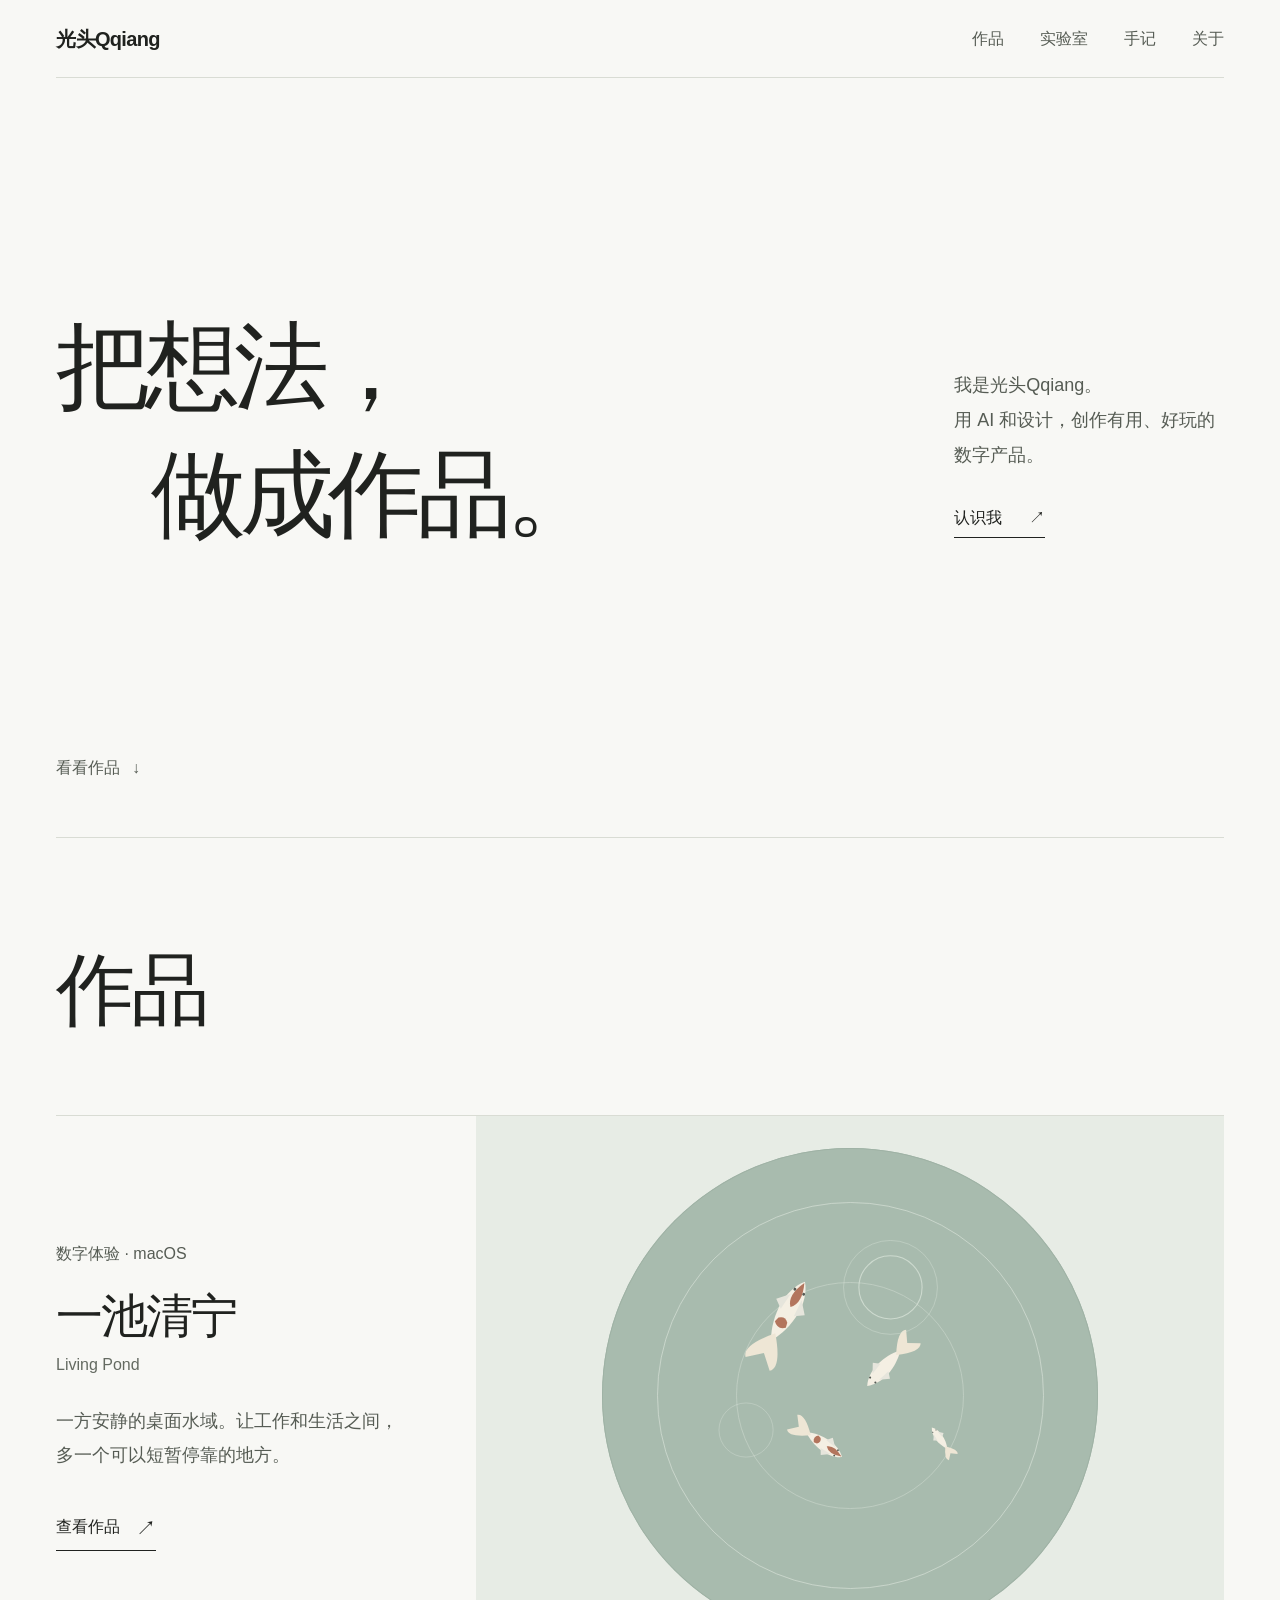
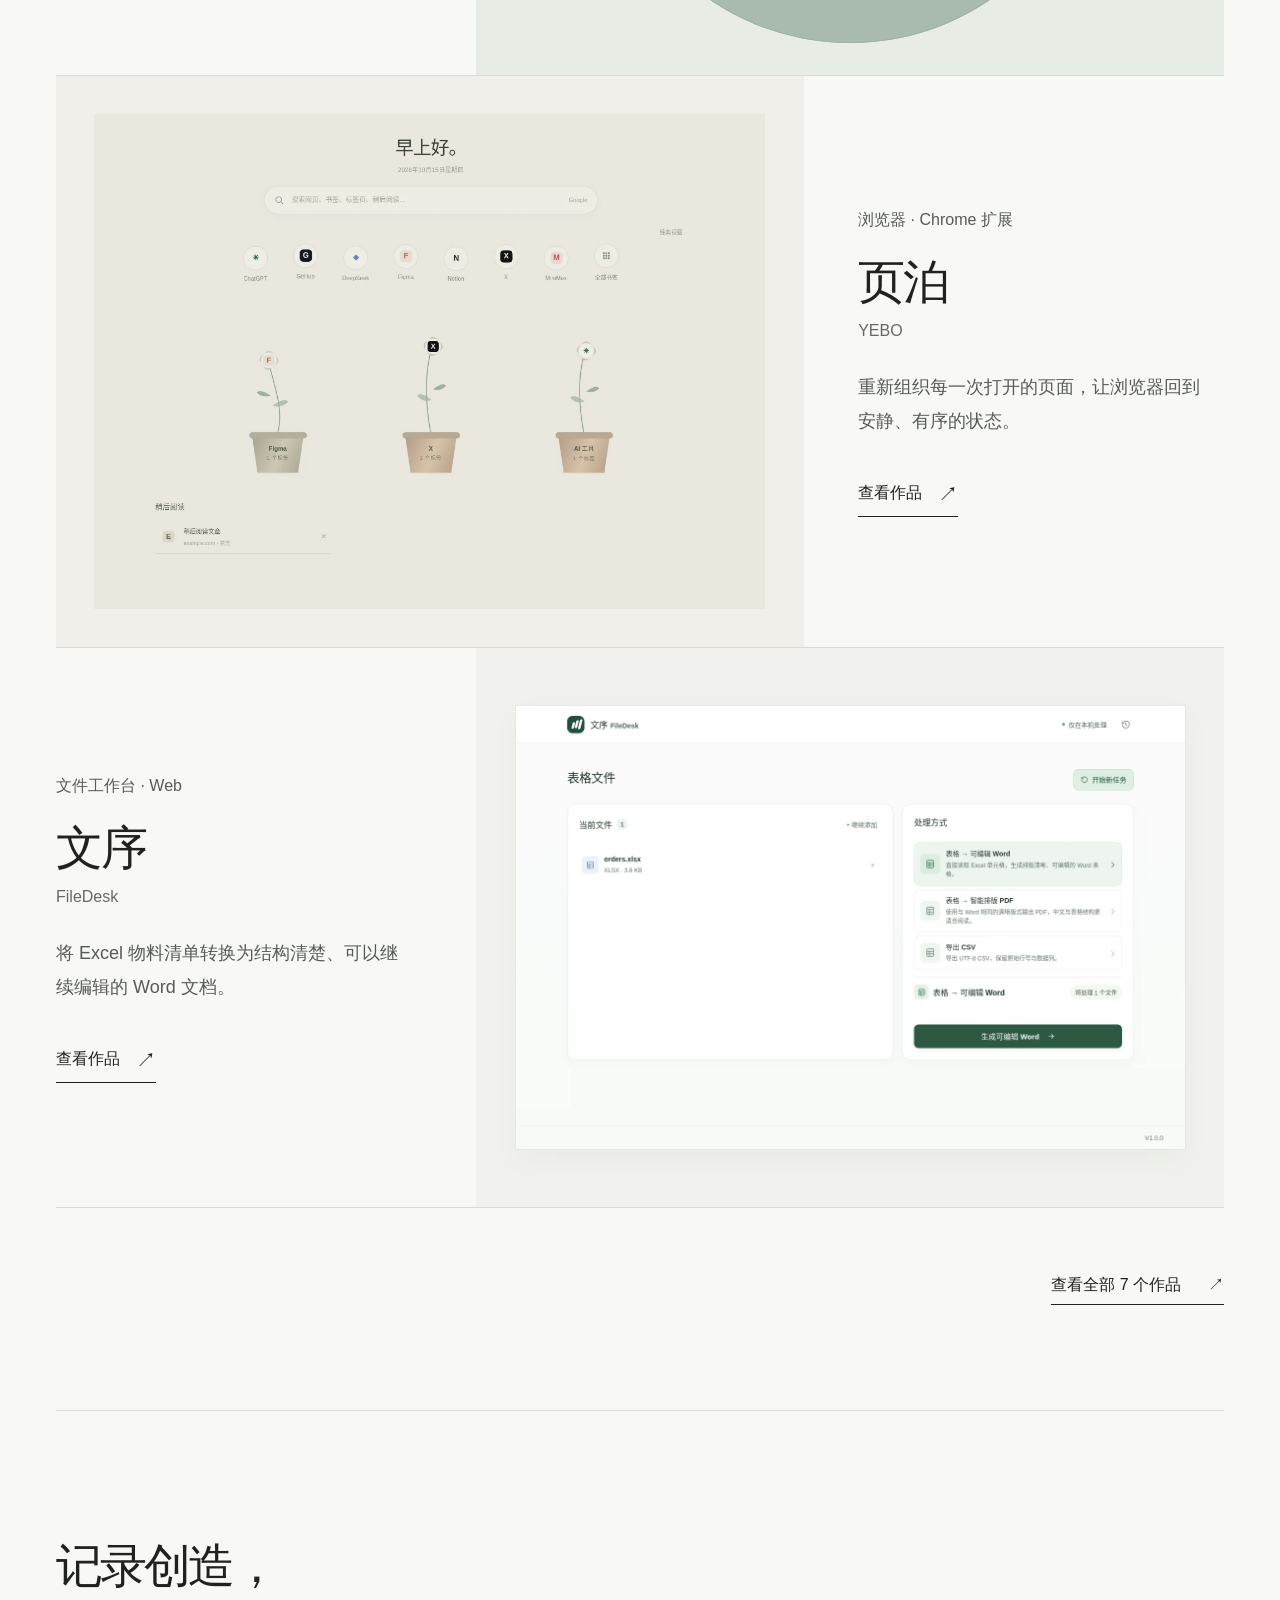
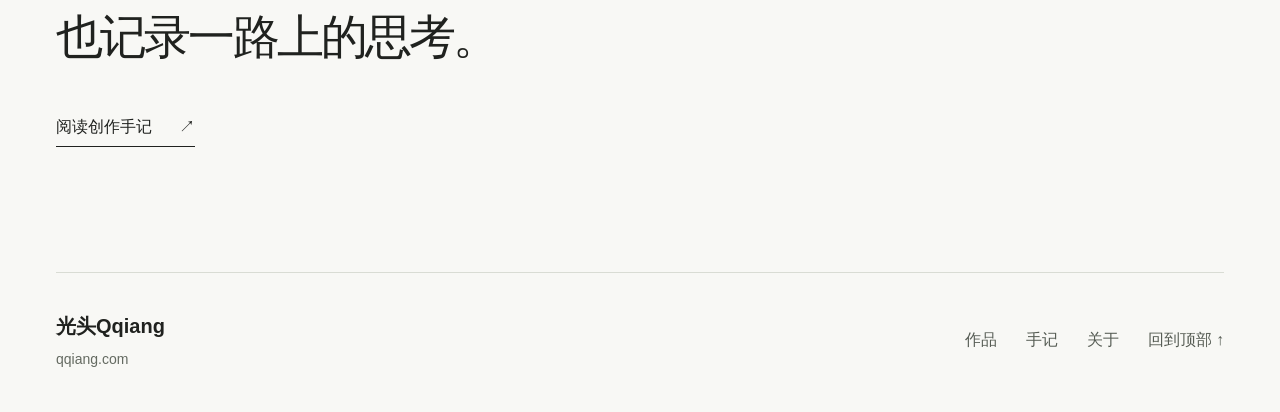
<file: v3.1-preview.html>
<!doctype html>
<html lang="zh-CN">
<head>
  <meta charset="utf-8" />
  <meta name="viewport" content="width=device-width,initial-scale=1,viewport-fit=cover" />
  <meta name="color-scheme" content="light" />
  <meta name="theme-color" content="#f8f8f5" />
  <meta name="qqiang-build" content="3.1.0-filedesk-demo" />
  <meta name="description" content="光头Qqiang的作品、手记与实验。光头Qqiang 的个人网站。" />
  <meta name="author" content="光头Qqiang" />
  <meta property="og:locale" content="zh_CN" />
  <meta property="og:type" content="website" />
  <meta property="og:title" content="光头Qqiang · 作品与手记" />
  <meta property="og:description" content="作品、实验与创作手记。一个独立创造者的作品与创作手记，包含七件数字作品的操作演示与开源项目。" />
  <meta property="og:url" content="https://qqiang.com/" />
  <meta name="twitter:card" content="summary" />
  <link rel="icon" type="image/svg+xml" href="data:image/svg+xml,%3Csvg xmlns='http://www.w3.org/2000/svg' viewBox='0 0 64 64'%3E%3Crect width='64' height='64' rx='9' fill='%23f8f8f5'/%3E%3Ccircle cx='30' cy='29' r='19' fill='none' stroke='%2320221f' stroke-width='4'/%3E%3Cpath d='M42 42l11 11' fill='none' stroke='%2320221f' stroke-width='4' stroke-linecap='square'/%3E%3C/svg%3E" />
  <title>光头Qqiang · 作品与手记</title>
  <style>
/* 光头Qqiang · V3.1 — FileDesk continuous product use demonstration */
:root {
  --paper:#f8f8f5;
  --ink:#20221f;
  --secondary:#565c54;
  --muted:#646a61;
  --line:#d9dcd4;
  --display:"Songti SC","STSong","Noto Serif CJK SC",serif;
  --text:-apple-system,BlinkMacSystemFont,"PingFang SC","Noto Sans CJK SC","Microsoft YaHei",sans-serif;
  --max-page:1320px;
  --page:min(var(--max-page),calc(100% - 112px));
  --type-caption:14px;
  --type-ui:16px;
  --type-body:18px;
  --type-lead:20px;
  --type-subhead:28px;
  --type-h3:32px;
  --type-section:clamp(38px,3.7vw,54px);
  --type-page:clamp(56px,6.2vw,88px);
  --type-hero:clamp(64px,7.4vw,108px);
  --font-body:var(--type-body);
  --font-ui:var(--type-ui);
  --font-note:var(--type-caption);
  --font-lead:var(--type-lead);
  --font-section:var(--type-section);
  --font-page:var(--type-page);
}
*,*::before,*::after{box-sizing:border-box}
html{scroll-behavior:smooth}
body{margin:0;background:var(--paper);color:var(--ink);font:400 var(--font-body)/1.8 var(--text);-webkit-font-smoothing:antialiased;text-rendering:optimizeLegibility}
button,input{font:inherit}button{cursor:pointer}button,a{-webkit-tap-highlight-color:transparent}a{color:inherit;text-decoration:none}
a:focus-visible,button:focus-visible{outline:2px solid #617a62;outline-offset:5px}::selection{background:#d1decf;color:var(--ink)}
.wrap{width:var(--page);margin-inline:auto}.page{min-height:calc(100vh - 78px)}
.serif{font-family:var(--display);font-weight:400}.muted{color:var(--muted)}
.caps{font:500 var(--font-note)/1.6 var(--text);letter-spacing:.01em}
.fade-in{opacity:0;transform:translateY(13px);transition:opacity .65s ease,transform .65s ease}.fade-in.visible{opacity:1;transform:none}
.arrow{font:400 var(--type-lead)/1 var(--text)}
.text-link{display:inline-flex;align-items:center;justify-content:space-between;gap:27px;border-bottom:1px solid currentColor;padding-bottom:7px;font-size:var(--font-ui);line-height:1.5;transition:gap .25s}.text-link:hover{gap:35px}
/* persistent navigation */
.site-head{height:78px;position:relative;z-index:9;display:flex;align-items:center;justify-content:space-between;width:var(--page);margin:auto;border-bottom:1px solid var(--line)}
.brand{font-size:var(--type-lead);font-weight:600;letter-spacing:-.025em;line-height:1;white-space:nowrap}.brand-qiang{letter-spacing:-.035em}
.nav{display:flex;gap:36px;align-items:center}.nav a{color:var(--secondary);font-size:var(--font-ui);line-height:1.5;transition:color .2s}.nav a.active,.nav a:hover{color:var(--ink)}.nav a.active{box-shadow:0 1px var(--ink)}
.menu-btn{display:none;background:none;border:0;font-size:var(--font-ui);color:var(--ink);padding:8px 0}.mobile-nav{display:none}
/* Home: one meaningful headline, one clear introduction */
.hero{min-height:calc(93svh - 78px);display:flex;flex-direction:column;justify-content:center;padding-top:64px;padding-bottom:54px}
.hero-body{display:grid;grid-template-columns:minmax(0,1.7fr) minmax(240px,.55fr);gap:5vw;align-items:end;margin:auto 0}
.hero-title{font:400 var(--type-hero)/1.35 var(--display);letter-spacing:-.065em;margin:0;white-space:nowrap}.hero-title .indent{display:block;margin-left:1em}
.hero-aside{padding-bottom:22px;max-width:330px}.hero-aside p{font-size:var(--type-body);line-height:2;margin:0 0 30px;color:var(--secondary)}
.hero-bottom{padding-top:32px;display:flex;justify-content:flex-start}.hero-bottom a{font-size:var(--font-ui);color:var(--secondary);display:inline-flex;align-items:center;gap:12px}
.intro{padding:96px 0 70px;display:grid;grid-template-columns:31% 1fr;gap:5%;border-top:1px solid var(--line)}
.section-label{font-size:var(--font-ui);color:var(--secondary);line-height:1.6}.section-title{font:400 var(--font-section)/1.55 var(--display);letter-spacing:-.055em;margin:-7px 0 0}
/* Featured work is editorial composition, not a tile dashboard */
.feature{display:grid;grid-template-columns:36% 64%;align-items:stretch;min-height:560px;border-top:1px solid var(--line)}
.feature.reverse{grid-template-columns:64% 36%}.feature.reverse .feature-copy{order:2;padding:68px 0 68px 13%}.feature.reverse .feature-stage{order:1}
.feature-copy{display:flex;flex-direction:column;justify-content:center;padding:68px 13% 68px 0}
.feature-number{font-size:var(--font-note);color:var(--muted);line-height:1.6}.feature-main{margin:34px 0 36px}.feature-category{font-size:var(--font-ui);color:var(--secondary)}
.feature-title{font:400 var(--type-section)/1.45 var(--display);letter-spacing:-.045em;margin:13px 0 1px}
.feature-en{font-size:var(--font-ui);color:var(--muted);line-height:1.7}
.feature-description{font-size:var(--font-body);line-height:1.95;color:var(--secondary);max-width:355px;margin:25px 0 0}
.feature-bottom a{display:inline-flex;align-items:center;gap:16px;border-bottom:1px solid var(--ink);font-size:var(--font-ui);padding-bottom:8px}
.feature-bottom a:hover{gap:25px}
.feature-stage{position:relative;overflow:hidden;min-height:560px;display:flex;align-items:center;justify-content:center;isolation:isolate}
.feature-stage.pond,.case-stage.pond{background:#e7ece5}.feature-stage.yebo,.case-stage.yebo{background:#e8e9e4}.feature-stage.pageshot,.case-stage.pageshot{background:#eeeae2}.feature-stage.yijian,.case-stage.yijian{background:#e7eae8}.feature-stage.filedesk,.case-stage.filedesk{background:#eeeae3}
.stage-note{position:absolute;bottom:22px;left:28px;z-index:4;font:400 var(--font-note)/1.5 var(--text);color:#4d564c;background:rgba(248,248,245,.7);padding:3px 6px}
.pond-scene{width:min(78%,630px);aspect-ratio:1.1;position:relative;max-height:520px;display:grid;place-items:center}.pond-disc{width:85%;aspect-ratio:1;border-radius:50%;position:absolute;background:#a8bbae;box-shadow:inset 0 0 0 1px #9fb2a5;overflow:hidden}.pond-disc::before{content:"";position:absolute;inset:11%;border:1px solid #d9e2d9a8;border-radius:50%}.pond-disc::after{content:"";position:absolute;inset:27%;border:1px solid #cad6cba6;border-radius:50%}.pond-scene svg{width:96%;position:relative;z-index:2;overflow:visible}.fish{opacity:1}
    .yebo-visual{width:78%;max-width:650px;aspect-ratio:1.17;position:relative;display:flex;align-items:center;justify-content:center}.browser-mock{width:100%;background:#fdfdf9;box-shadow:0 12px 35px #1d252010,0 0 0 1px #d5d7d0;aspect-ratio:1.45;padding:0 5%;display:flex;flex-direction:column}.browser-top{height:13%;border-bottom:1px solid #e5e6e1;display:flex;align-items:center;gap:6px}.browser-top i{width:5px;height:5px;border-radius:50%;background:#b8c0b5}.browser-word{margin:auto;font-size:var(--type-caption);letter-spacing:.12em;color:#8e948c}.browser-content{flex:1;display:flex;flex-direction:column;align-items:center;justify-content:center}.browser-greeting{font-family:var(--display);font-size:var(--type-page);letter-spacing:-.05em;color:#4c5a4e}.browser-search{height:37px;width:65%;border:1px solid #d6dbd2;margin-top:25px;display:flex;align-items:center;padding:0 14px;color:#adb2a9;font-size:var(--type-caption);justify-content:space-between}.browser-icons{display:flex;gap:16px;margin-top:26px}.browser-icons span{display:block;width:25px;height:25px;background:#e4e8e1;border-radius:6px}.browser-icons span:nth-child(2){background:#e8e3da}.browser-icons span:nth-child(3){background:#dfe4e6}.browser-icons span:nth-child(4){background:#e6e6df}.browser-icons span:nth-child(5){background:#e8e3df}.browser-floor{margin-bottom:17px;font-size:var(--type-caption);letter-spacing:.06em;color:#a1a69f;text-align:center}
    .pageshot-visual{width:76%;max-width:620px;aspect-ratio:1.15;position:relative;display:grid;place-items:center}.shot-paper{width:84%;aspect-ratio:1.09;background:#fbfaf7;border:1px solid #d7d3cc;position:relative;padding:9%;transform:rotate(-3deg)}.shot-title{width:60%;height:10%;background:#d5d6cf;margin-bottom:9%}.shot-line{height:3px;background:#d9d9d2;margin-bottom:5%;width:84%}.shot-line:nth-child(3){width:92%}.shot-line:nth-child(4){width:57%}.shot-photo{height:42%;background:#e3e7dc;margin-top:9%;display:flex;align-items:center;justify-content:center;position:relative}.shot-photo:before{content:"";width:46%;height:63%;border:1px solid #a8b5a4;border-radius:60% 60% 40% 40%;transform:rotate(-23deg)}.shot-select{position:absolute;border:1px solid #ab6751;top:17%;left:26%;width:56%;height:62%;transform:rotate(2deg)}.shot-select::before,.shot-select::after{content:"";position:absolute;width:5px;height:5px;background:#ab6751}.shot-select::before{left:-3px;top:-3px}.shot-select::after{right:-3px;bottom:-3px}.shot-caption{position:absolute;right:-7%;bottom:13%;font:400 var(--type-caption) var(--display);writing-mode:vertical-rl;color:#70665b;letter-spacing:.2em}
    .translate-visual{width:78%;max-width:640px;position:relative;display:grid;grid-template-columns:1fr 1fr;border-top:1px solid #b9c3b9;border-bottom:1px solid #b9c3b9;align-self:center}.trans-col{padding:65px 30px 80px}.trans-col+ .trans-col{border-left:1px solid #b9c3b9}.trans-word{font:400 var(--type-lead)/1.5 var(--display);letter-spacing:-.06em;margin:30px 0 22px}.trans-en{font:400 var(--type-lead)/1.55 var(--text)}.trans-sub{font:var(--type-caption)/1.9 var(--text);color:#8c968d;letter-spacing:.04em}.trans-highlight{background:linear-gradient(transparent 73%,#c7d6ca 0)}
    .file-visual{width:75%;max-width:600px;aspect-ratio:1.15;position:relative;display:flex;align-items:center;justify-content:center}.file-sheet{width:64%;height:78%;background:#fffefa;border:1px solid #d9d7d0;position:absolute;padding:10% 8%}.file-sheet.back{transform:translate(24px,-14px) rotate(8deg);background:#e2e3dd}.file-sheet.front{transform:translate(-18px,12px) rotate(-5deg);box-shadow:0 16px 20px #aaa59c16}.file-label{font-size:var(--type-caption);color:#7d887c;letter-spacing:.14em;margin-bottom:13%}.file-title{font:400 var(--type-body)/1.5 var(--display);color:#313a33;margin:0 0 14%}.file-rule{height:1px;background:#d3d6ce;margin:10% 0}.file-table{display:grid;grid-template-columns:1.4fr 1fr .7fr;gap:1px;background:#daddd4;border:1px solid #daddd4}.file-table span{height:22px;background:#fffefa;display:flex;align-items:center;padding-left:6px;font-size:var(--type-caption);color:#8d948c}
    
/* bottom of home */
.work-more{padding:65px 0 105px;border-top:1px solid var(--line);display:flex;align-items:center;justify-content:space-between;gap:24px}
.work-more p{font-size:var(--font-body);margin:0;color:var(--secondary)}
.closing{padding:120px 0 125px;border-top:1px solid var(--line)}.closing h2{font:400 var(--type-section)/1.5 var(--display);letter-spacing:-.06em;margin:0 0 42px}.closing-bottom{display:flex;justify-content:flex-start}
.site-footer{border-top:1px solid var(--line);padding:35px 0 40px;display:flex;align-items:center;justify-content:space-between;gap:30px;font-size:var(--font-ui)}
.site-footer .name{font-weight:600;font-size:var(--type-body)}.foot-domain{font-size:var(--font-note);color:var(--muted);margin-top:3px}.foot-right{display:flex;gap:29px;align-items:center}.foot-right a{color:var(--secondary)}.foot-right a:hover{text-decoration:underline;text-underline-offset:4px}
/* inner landing pages */
.inner-intro{padding:102px 0 78px}.inner-intro h1{font:400 var(--font-page)/1.35 var(--display);letter-spacing:-.06em;margin:0 0 20px}
.inner-intro .subline{font-size:var(--font-body);line-height:1.95;max-width:680px;color:var(--secondary);margin:0}
.works-toolbar{padding:0 0 19px;display:flex;justify-content:flex-end}.filters{display:flex;gap:30px;align-items:center}.filter{padding:8px 0;background:none;border:0;font-size:var(--font-ui);color:var(--muted)}.filter.active{color:var(--ink);border-bottom:1px solid var(--ink)}
.works-list{border-top:1px solid var(--line);margin-bottom:110px}.works-row{display:grid;grid-template-columns:70px minmax(0,1fr) 29% 28px;align-items:center;gap:16px;border-bottom:1px solid var(--line);padding:28px 0;min-height:133px;transition:padding .25s,background .25s}
.works-row:hover{padding-inline:12px;background:#f0f1ec}.works-row .idx{font-size:var(--font-note);color:var(--muted)}.works-row .wcn{font:400 var(--type-h3)/1.45 var(--display);letter-spacing:-.035em}.works-row .wen{font-size:var(--font-ui);color:var(--muted);margin-top:2px}.works-row .wcategory{font-size:var(--font-ui);color:var(--secondary)}.works-row .wgo{font-size:var(--type-lead);line-height:1;justify-self:end}.works-empty{padding:70px 0;font-size:var(--font-body)}
/* each product: no empty captions, no duplicate slogans */
.case-top{padding:67px 0 72px}.case-back{display:inline-flex;align-items:center;gap:13px;font-size:var(--font-ui);color:var(--secondary)}.case-back:hover{color:var(--ink)}
.case-head{display:grid;grid-template-columns:minmax(0,1.2fr) minmax(0,.75fr);gap:8%;align-items:end;padding-top:80px}
.case-head h1{font:400 var(--font-page)/1.25 var(--display);letter-spacing:-.06em;margin:0 0 2px}.case-head .en-name{font-size:var(--type-lead);color:var(--muted)}
.case-head .case-lead{font-size:var(--font-lead);line-height:1.75;padding-bottom:12px;color:var(--secondary);max-width:440px}
.case-meta{display:flex;flex-wrap:wrap;gap:12px 28px;border-top:1px solid var(--line);padding:20px 0 0;margin-top:65px;color:var(--secondary);font-size:var(--font-ui)}.case-meta span:not(:last-child)::after{content:'·';margin-left:28px;color:#8e958b}
.case-stage{height:min(65vw,700px);min-height:400px;width:100%;display:grid;place-items:center;position:relative;overflow:hidden}
.case-stage .pond-scene{width:min(70%,600px)}.case-stage .yebo-visual{width:min(72%,750px)}.case-stage .pageshot-visual{width:min(70%,650px)}.case-stage .translate-visual{width:min(72%,700px)}.case-stage .file-visual{width:min(67%,650px)}
.case-textblock{padding:105px 0 110px;display:grid;grid-template-columns:25% minmax(0,1fr);gap:6%;border-bottom:1px solid var(--line)}
.case-textblock .case-index{font-size:var(--font-ui);color:var(--secondary);padding-top:14px}
.case-textblock h2{font:400 var(--type-section)/1.55 var(--display);letter-spacing:-.045em;margin:0 0 35px}
.case-textblock p{font-size:var(--type-body);line-height:2.03;color:var(--secondary);max-width:690px;margin:0 0 23px}
.case-highlights{padding-top:90px}.case-highlights>h2{font:400 var(--type-section)/1.5 var(--display);letter-spacing:-.045em;margin:0}.case-points{display:grid;grid-template-columns:repeat(3,minmax(0,1fr));gap:5%;padding:38px 0 115px}
.case-points article{border-top:1px solid var(--line);padding-top:26px}.case-points h3{font:400 var(--type-subhead)/1.5 var(--display);margin:0 0 18px}.case-points p{font-size:var(--type-ui);line-height:1.95;color:var(--secondary);max-width:360px;margin:0}
.case-next{border-top:1px solid var(--line);padding:75px 0 100px;display:flex;justify-content:space-between;align-items:center;gap:24px}
.case-next .next-label{font-size:var(--font-ui);color:var(--muted);display:block;margin-bottom:15px}.case-next .next-name{font:400 var(--type-section)/1.5 var(--display)}.case-next .next-icon{font-size:var(--type-section)}
/* Journal, rich content never reduced to decorative sizes */
.notes-list{margin-bottom:110px;border-top:1px solid var(--line)}.notes-row{display:grid;grid-template-columns:130px minmax(0,1fr) 26px;gap:4%;align-items:center;border-bottom:1px solid var(--line);min-height:144px;padding:24px 0;transition:padding .2s}.notes-row:hover{padding-left:10px}.notes-row .date{font-size:var(--font-note);color:var(--muted)}.notes-row h2{font:400 var(--type-h3)/1.55 var(--display);margin:0}.notes-row .note-desc{font-size:var(--font-ui);color:var(--secondary);margin-top:5px}.notes-row .narrow{font-size:var(--type-subhead);justify-self:end}
.article-wrap{max-width:900px;margin:0 auto;padding:65px 0 120px}.article-head{border-bottom:1px solid var(--line);padding:80px 0 58px}.article-head h1{font:400 var(--type-section)/1.45 var(--display);letter-spacing:-.055em;margin:18px 0 10px}.article-title-break{display:block}.article-head .article-sub{font-size:var(--font-body);color:var(--secondary);line-height:1.9}.article-date{font-size:var(--font-ui);color:var(--secondary)}
.article-body{max-width:700px;margin:62px auto 0}.article-body p{font-size:var(--type-body);line-height:2.08;color:#434a42;margin:0 0 27px;letter-spacing:.005em}.article-body h2{font:400 var(--type-h3)/1.5 var(--display);margin:72px 0 25px}
/* About & lab */
.about-block{display:grid;grid-template-columns:40% 1fr;gap:7%;padding:80px 0 110px;border-top:1px solid var(--line)}
.about-big{font:400 var(--type-section)/1.55 var(--display);letter-spacing:-.05em;margin:0}.about-body{padding-top:5px}.about-body p{font-size:var(--type-body);line-height:2.08;color:var(--secondary);margin:0 0 25px;max-width:690px}
.lab-list{display:grid;grid-template-columns:repeat(3,minmax(0,1fr));gap:26px;padding:0 0 115px}
.lab-item{border-top:1px solid var(--line);border-bottom:1px solid var(--line);min-height:420px;padding:24px 0 28px;display:flex;flex-direction:column;justify-content:space-between}
.lab-art{height:190px;display:grid;place-items:center}.lab-name{font:400 var(--type-h3)/1.5 var(--display)}.lab-desc{font-size:var(--font-body);line-height:1.9;color:var(--secondary);margin:12px 0 0}.lab-state{font-size:var(--font-ui);color:var(--muted);margin:0}
@media(max-width:1100px){:root{--page:calc(100% - 76px)}.hero-title{font-size:var(--type-page)}.feature,.feature-stage{min-height:500px}.feature-copy,.feature.reverse .feature-copy{padding-top:54px;padding-bottom:54px}}
@media(max-width:750px){
  :root{--page:calc(100% - 40px);--font-body:16px;--font-ui:15px;--font-lead:19px;--font-page:clamp(49px,11.5vw,69px)}
  .site-head{height:66px}.brand{font-size:var(--type-lead)}.nav{display:none}.menu-btn{display:block}.mobile-nav{display:flex;position:absolute;top:66px;left:-20px;right:-20px;background:var(--paper);border-bottom:1px solid var(--line);padding:24px 20px 30px;flex-direction:column;gap:22px;box-shadow:0 12px 14px #252a240a}.mobile-nav a{font-size:var(--type-body)}
  .page{min-height:calc(100vh - 66px)}.hero{min-height:calc(100svh - 66px);padding-top:52px;padding-bottom:37px}.hero-body{grid-template-columns:1fr;gap:48px;align-items:start;margin:auto 0;min-width:0}.hero-title{font-size:var(--type-page);line-height:1.39}.hero-title .indent{margin-left:.68em}.hero-aside{padding:0;margin-left:auto;max-width:350px}.hero-aside p{font-size:var(--type-ui);line-height:1.85;margin-bottom:18px}.hero-bottom{padding-top:25px}
  .intro{padding:75px 0 55px;grid-template-columns:1fr;gap:21px}.section-title{font-size:var(--type-h3);line-height:1.55;margin:0}
  .feature,.feature.reverse{display:flex;flex-direction:column;min-height:unset;padding-bottom:38px}.feature-copy,.feature.reverse .feature-copy{order:0;padding:31px 0 28px;display:flex}.feature-main{margin:20px 0 22px}.feature-title{font-size:var(--type-section);margin:6px 0 0}.feature-en{font-size:var(--type-ui)}.feature-description{margin:15px 0 0;font-size:var(--type-ui);line-height:1.9;max-width:440px}.feature-stage,.feature.reverse .feature-stage{order:1;min-height:0;height:auto;aspect-ratio:1.15}.stage-note{left:12px;bottom:11px;font-size:var(--type-caption);padding:2px 3px}
  .pond-scene{width:86%}.yebo-visual,.translate-visual{width:86%}.pageshot-visual{width:82%}.file-visual{width:88%}.trans-col{padding:26px 12px 38px}.trans-word{font-size:var(--type-body);margin:15px 0 12px}.trans-en{font-size:var(--type-ui)}.trans-sub{font-size:var(--type-caption)}.shot-caption{right:-4%}
  .work-more{padding:45px 0 78px;align-items:flex-start;flex-direction:column;gap:15px}.closing{padding:90px 0 100px}.closing h2{font-size:var(--type-section);line-height:1.55}
  .site-footer{padding:28px 0 33px;align-items:flex-start;flex-direction:column;gap:18px}.foot-right{gap:24px;flex-wrap:wrap}
  .inner-intro{padding:77px 0 57px}.inner-intro .subline{font-size:var(--type-ui)}.works-toolbar{justify-content:flex-start;padding-bottom:19px}.filters{gap:25px}
  .works-list{margin-bottom:84px}.works-row{grid-template-columns:40px minmax(0,1fr) 22px;gap:9px;min-height:120px;padding:20px 0}.works-row .wcn{font-size:var(--type-h3)}.works-row .wen{font-size:var(--type-caption)}.works-row .wcategory{grid-column:2;grid-row:2;font-size:var(--type-caption)}.works-row .wgo{grid-column:3;grid-row:1/3;font-size:var(--type-lead)}
  .case-top{padding:50px 0 54px}.case-head{grid-template-columns:1fr;gap:25px;padding-top:54px}.case-head h1{font-size:var(--type-page)}.case-head .en-name{font-size:var(--type-lead)}.case-head .case-lead{font-size:var(--type-lead);padding:0}.case-meta{font-size:var(--type-caption);gap:8px 20px;margin-top:37px}.case-meta span:not(:last-child)::after{margin-left:20px}
  .case-stage{min-height:0;height:auto;aspect-ratio:1.08}.case-stage .pond-scene,.case-stage .yebo-visual,.case-stage .pageshot-visual,.case-stage .translate-visual,.case-stage .file-visual{width:82%}
  .case-textblock{padding:75px 0 70px;grid-template-columns:1fr;gap:21px}.case-textblock .case-index{padding:0}.case-textblock h2{font-size:var(--type-h3);line-height:1.5;margin:0 0 26px}.case-textblock p{font-size:var(--type-body);line-height:2;margin-bottom:18px}
  .case-highlights{padding-top:65px}.case-highlights>h2{font-size:var(--type-h3)}.case-points{grid-template-columns:1fr;gap:34px;padding:26px 0 90px}.case-points article{padding-top:20px}.case-points h3{font-size:var(--type-subhead);margin-bottom:10px}.case-points p{font-size:var(--type-ui)}.case-next{padding:60px 0 80px}.case-next .next-name{font-size:var(--type-h3)}.case-next .next-icon{font-size:var(--type-h3)}
  .notes-list{margin-bottom:90px}.notes-row{grid-template-columns:minmax(0,1fr) 22px;gap:8px;min-height:120px}.notes-row .date{grid-column:1;font-size:var(--type-caption);margin-bottom:10px}.notes-row h2{font-size:var(--type-subhead);line-height:1.55}.notes-row .note-desc{font-size:var(--type-ui)}.notes-row .narrow{grid-column:2;grid-row:1/3}
  .article-wrap{padding:55px 0 93px}.article-head{padding:60px 0 42px}.article-head h1{font-size:var(--type-section);margin-top:20px}.article-body{margin-top:48px}.article-body p{font-size:var(--type-body);line-height:2.08}
  .about-block{grid-template-columns:1fr;gap:35px;padding:60px 0 100px}.about-big{font-size:var(--type-section)}.about-body p{font-size:var(--type-body);line-height:2}.lab-list{grid-template-columns:1fr;gap:5px;padding-bottom:95px}.lab-item{min-height:330px;padding:22px 0}.lab-art{height:150px}.lab-name{font-size:var(--type-h3)}.lab-desc{font-size:var(--type-ui)}
}
@media(max-width:350px){.hero-title{font-size:var(--type-section)}.hero-title .indent{margin-left:.5em}.site-head{width:calc(100% - 32px)}:root{--page:calc(100% - 32px)}.case-head h1{font-size:var(--type-section)}.feature-stage .stage-note{font-size:var(--type-caption)}.filters{gap:18px}}
@media(prefers-reduced-motion:reduce){*,*::before,*::after{scroll-behavior:auto!important;animation:none!important;transition-duration:0ms!important}.fade-in{opacity:1;transform:none}}



/* V2.3 — Content proof, not visual decoration. Inherits V2.2 type scale. */
.fade-in{opacity:1;transform:none;transition:none}
.stage-cover-link{display:block;min-width:0;align-self:stretch;position:relative}
.stage-cover-link .feature-stage{min-height:100%;height:100%;transition:filter .28s ease}
.stage-cover-link:hover .feature-stage{filter:brightness(.985)}
.stage-cover-link:focus-visible{outline:2px solid #617a62;outline-offset:6px}
.feature.reverse .stage-cover-link{order:1}
.detail-demo{padding-top:108px;padding-bottom:106px;border-bottom:1px solid var(--line)}
.detail-demo-head{display:flex;align-items:baseline;justify-content:space-between;gap:32px;margin-bottom:30px}
.detail-demo-head h2{font:400 var(--type-section)/1.5 var(--display);letter-spacing:-.045em;margin:0}
.detail-demo-head p{max-width:420px;margin:0;color:var(--secondary);font-size:var(--font-body);line-height:1.8}
.demo-surface{position:relative;min-height:430px;display:flex;align-items:center;justify-content:center;overflow:hidden}
.demo-footer{display:flex;align-items:center;justify-content:space-between;gap:22px;padding-top:19px}
.demo-footer .demo-hint{font-size:var(--font-note);color:var(--secondary)}
.demo-reset,.demo-action,.demo-tab{border:0;background:transparent;color:var(--ink);font-size:var(--font-ui)}
.demo-reset{padding:5px 0;border-bottom:1px solid #9aa29a;white-space:nowrap}
.demo-action{padding:10px 17px;border:1px solid var(--ink);min-height:45px;transition:background .2s,color .2s}
.demo-action:hover{background:var(--ink);color:var(--paper)}
.demo-pond:focus-visible,.demo-shot-canvas:focus-visible{outline:2px solid #617a62;outline-offset:4px}
.demo-surface button:focus-visible{outline:2px solid #617a62;outline-offset:4px}
.demo-pond{background:#e7ece5;cursor:crosshair;min-height:470px}
.demo-pond-water{position:absolute;inset:0;width:100%;height:100%;pointer-events:none}
.demo-pond{background:#b9cbbd}
.demo-overlay-hint{position:absolute;bottom:28px;left:34px;font-size:var(--font-ui);color:#3b4f43;pointer-events:none}
.demo-ripple{pointer-events:none;position:absolute;width:16px;height:16px;border:1px solid rgba(246,252,248,.91);border-radius:50%;transform:translate(-50%,-50%) scale(.15);animation:demo-ripple 1.45s cubic-bezier(.12,.56,.25,1) forwards}
.demo-ripple::after{content:"";position:absolute;inset:-17px;border:1px solid rgba(250,253,250,.55);border-radius:50%}
@keyframes demo-ripple{to{opacity:0;transform:translate(-50%,-50%) scale(11)}}
.demo-yebo{background:#e8eae5;padding:44px 7%}
.demo-browser{width:min(100%,900px);min-height:346px;background:#fbfbf9;border:1px solid #d3d8d1;display:flex;flex-direction:column;box-shadow:0 11px 35px #151b1510}
.demo-browser-bar{display:flex;align-items:center;justify-content:space-between;gap:12px;border-bottom:1px solid #e2e5df;padding:12px 23px;color:#515b51;font-size:var(--font-note)}
.demo-browser-main{max-width:600px;width:100%;margin:auto;padding:30px 25px 34px}
.demo-browser-greet{font:400 var(--type-h3)/1.5 var(--display);margin:0 0 16px}
.demo-browser-search{display:flex;justify-content:space-between;border:1px solid #d7ddd5;padding:8px 14px;color:#747d74;font-size:var(--font-ui);margin-bottom:20px}
.demo-tabbar{display:flex;gap:26px;border-bottom:1px solid #e1e6de}
.demo-tab{color:#667167;padding:8px 0 11px;border-bottom:2px solid transparent}
.demo-tab[aria-pressed=true]{color:#202820;border-color:#3d5440}
.demo-yebo-content{display:grid;grid-template-columns:repeat(2,minmax(0,1fr));gap:12px;padding-top:20px;min-height:90px}
.demo-yebo-item{border:1px solid #e0e4de;padding:12px 15px;min-width:0}
.demo-yebo-item strong{display:block;font-size:var(--font-ui);font-weight:500;color:#2e352d;line-height:1.5}
.demo-yebo-item span{display:block;font-size:var(--font-note);color:#6e776f;margin-top:4px}
.demo-pageshot{background:#efebe4;padding:44px 7%}
.demo-shot-frame{display:grid;grid-template-columns:90px minmax(0,1fr);width:min(100%,900px);min-height:360px;border:1px solid #d5d2ca;background:#f9f8f5}
.demo-shot-tools{border-right:1px solid #e2e0d9;display:flex;flex-direction:column;gap:17px;align-items:center;padding:29px 6px;font-size:var(--font-ui);color:#666c62}
.demo-shot-tools .current{border-bottom:1px solid var(--ink);color:var(--ink)}
.demo-shot-canvas{position:relative;margin:20px;background:white;overflow:hidden;touch-action:none;user-select:none;cursor:crosshair;border:1px solid #e5e3df;padding:33px 35px;min-height:315px}
.demo-shot-title{font:400 var(--type-subhead)/1.5 var(--display);margin:0 0 23px}
.demo-shot-line{height:8px;background:#edf0e9;margin-bottom:13px;width:86%}
.demo-shot-line.short{width:62%}
.demo-shot-photo{width:64%;height:92px;background:#e4eae2;margin-top:24px;display:flex;align-items:center;justify-content:center}
.demo-shot-photo span{font:400 var(--type-lead)/1.4 var(--display);color:#667968}
.demo-selection{position:absolute;border:2px solid #aa7058;background:#aa70581c;pointer-events:none;min-width:1px;min-height:1px}
.demo-yijian{background:#e8edeb;padding:40px 7%}
.demo-translate-panel{width:min(100%,760px);background:#fafbf9;padding:clamp(25px,4vw,54px);border:1px solid #d5dfd9}
.demo-translate-original{font:400 var(--type-subhead)/1.5 var(--text);letter-spacing:-.02em;max-width:650px;margin:0 0 26px}
.demo-translate-result{font:400 var(--type-subhead)/1.6 var(--display);color:#314c3b;padding:26px 0 18px;border-top:1px solid #d8e2da;margin-top:28px}
.demo-translate-result[hidden]{display:none}
.demo-filedesk{background:#eeeae2;padding:45px 6%}
.demo-file-frame{width:min(100%,850px);background:#fbfaf7;padding:31px clamp(19px,4vw,45px);border:1px solid #d9d7cf}
.demo-file-top{display:flex;align-items:center;justify-content:space-between;gap:15px;margin-bottom:28px}
.demo-file-top strong{font:500 var(--type-body)/1.5 var(--text)}
.demo-file-raw{padding:26px;background:#f2f0ea;border:1px solid #e4e2db;color:#4f554e;font-size:var(--font-ui);line-height:2.2;min-height:142px}
.demo-file-table{width:100%;border-collapse:collapse;font-size:var(--font-ui)}
.demo-file-table th,.demo-file-table td{padding:11px 13px;border:1px solid #d9ddd5;text-align:left;font-weight:400;line-height:1.6}
.demo-file-table th{background:#edf1ea;font-weight:500}
.demo-file-table td[contenteditable=true]:focus{outline:2px solid #75927b;outline-offset:-2px;background:white}
.demo-file-result[hidden],.demo-file-raw[hidden]{display:none}
.demo-file-help{margin:15px 0 0;color:#646c64;font-size:var(--font-note)}
.demo-animate{animation:demo-reveal .35s ease-out both}
@keyframes demo-reveal{from{opacity:0;transform:translateY(6px)}to{opacity:1;transform:translateY(0)}}
@media(max-width:750px){
  .stage-cover-link,.feature.reverse .stage-cover-link{order:1;width:100%}
  .stage-cover-link .feature-stage{min-height:0;height:auto;aspect-ratio:1.15}
  .detail-demo{padding-top:68px;padding-bottom:69px}
  .detail-demo-head{display:block;margin-bottom:24px}.detail-demo-head h2{font-size:var(--type-h3)}.detail-demo-head p{margin-top:10px;font-size:var(--type-ui)}
  .demo-surface{min-height:335px}
  .demo-pond{min-height:360px}.demo-overlay-hint{bottom:17px;left:18px}
  .demo-yebo,.demo-pageshot,.demo-yijian,.demo-filedesk{padding:18px 12px}
  .demo-browser{min-height:335px}.demo-browser-main{padding:22px 17px 28px}.demo-browser-bar{padding:10px 17px}
  .demo-browser-greet{font-size:var(--type-subhead)}.demo-browser-search{font-size:var(--type-caption)}.demo-yebo-content{grid-template-columns:1fr 1fr;gap:7px}.demo-yebo-item{padding:10px 9px}
  .demo-shot-frame{grid-template-columns:57px minmax(0,1fr);min-height:335px}.demo-shot-tools{font-size:var(--type-caption);gap:16px}.demo-shot-canvas{margin:10px;padding:22px 12px;min-height:311px}.demo-shot-title{font-size:var(--type-lead)}.demo-shot-photo{width:85%;height:90px}
  .demo-translate-original{font-size:var(--type-subhead)}.demo-translate-panel{padding:24px 20px}.demo-translate-result{font-size:var(--type-lead)}
  .demo-file-frame{padding:22px 14px}.demo-file-top{flex-direction:column;align-items:flex-start}.demo-file-raw{padding:17px 12px}.demo-file-table th,.demo-file-table td{padding:9px 7px;font-size:var(--type-caption)}
  .demo-footer{align-items:start}.demo-footer .demo-hint{font-size:var(--type-caption)}
}
@media(prefers-reduced-motion:reduce){.demo-animate,.demo-ripple{animation:none!important}.demo-ripple{opacity:.4;transform:translate(-50%,-50%) scale(6)}}

  
/* V2.3.1 — content-first refinement: remove decorative microcopy at its structural source. */
.intro{grid-template-columns:1fr;padding:91px 0 63px}
.intro .section-title{margin:0;font-size:var(--type-page)}
.feature-copy{padding-top:64px;padding-bottom:64px}
.feature-main{margin:0 0 37px}
.work-more{justify-content:flex-end}
.works-row{grid-template-columns:minmax(0,1fr) 29% 28px}
.case-meta{gap:12px 27px}
.case-textblock{display:block;padding:103px 0 112px}
.case-copy{width:min(75%,740px);margin-left:auto;margin-right:0}
.case-copy h2{margin-top:0}
.case-highlights{padding-top:0}
.case-points{padding:53px 0 95px;gap:5%}
.case-points article{padding-top:27px}
.case-next{padding:70px 0 100px}
.case-next .next-name{display:inline-flex;align-items:center;gap:26px}
.case-next .next-arrow{font:400 var(--type-caption)/1 var(--text)}
.lab-item{min-height:350px}
.lab-item .lab-desc{margin-bottom:10px}
.detail-demo{padding-top:0;padding-bottom:32px;border-bottom:0}
.demo-surface{min-height:480px}
.demo-footer{justify-content:flex-end;padding-top:16px}
.demo-footer:empty{display:none}
.article-head{padding-bottom:45px}
@media(max-width:750px){
  .intro{padding:72px 0 46px}
  .intro .section-title{font-size:var(--type-section)}
  .feature-main{margin:0 0 22px}
  .work-more{align-items:flex-end}
  .works-row{grid-template-columns:minmax(0,1fr) 22px}
  .works-row .wcategory{grid-column:1;grid-row:2}
  .works-row .wgo{grid-column:2;grid-row:1/3}
  .case-textblock{padding:71px 0 73px}
  .case-copy{width:100%;margin:0}
  .case-highlights{padding-top:0}
  .case-points{padding:30px 0 75px}
  .detail-demo{padding-top:0;padding-bottom:16px}
  .demo-surface{min-height:350px}
  .case-next{padding:53px 0 70px}
  .lab-item{min-height:290px}
}

/* V2.5 / source-verified work photography and interaction */
.asset-stage {background:#eeefe9;display:flex;align-items:center;justify-content:center;padding:clamp(14px,3vw,42px);overflow:hidden}
.asset-stage img {display:block;width:100%;height:auto;max-height:520px;object-fit:contain;filter:none}
.asset-pageshot {background:#e8ece8}
.asset-pageshot img {border:1px solid #d8ddd7;box-shadow:0 18px 42px rgba(37,47,40,.07);width:100%}
.asset-yebo {background:#f0efe9}
.asset-yebo img {mix-blend-mode:multiply;max-height:520px}
.case-showcase {padding-bottom:0}
.showcase-modes {display:flex;gap:32px;align-items:center;justify-content:flex-end;padding:0 0 24px}
.showcase-modes button {font-family:var(--text);font-size:var(--type-ui);line-height:1.55;color:var(--secondary);background:none;border:0;border-bottom:1px solid transparent;padding:0 0 9px}
.showcase-modes button[aria-pressed="true"] {color:var(--ink);border-bottom-color:var(--ink)}
.case-showcase .case-stage {width:100%;min-height:560px}
.case-showcase .detail-demo {width:100%;padding:0;border:none}
.case-showcase .detail-demo .demo-surface {min-height:560px}
[data-showcase-pane][hidden] {display:none!important}
.feature-copy .feature-main {margin-top:0}
@media(max-width:750px){
  .asset-stage{padding:14px}
  .asset-stage img{max-height:400px}
  .showcase-modes{justify-content:flex-start;gap:28px;padding-bottom:18px}
  .showcase-modes button{font-size:var(--type-ui)}
  .case-showcase .case-stage{min-height:0;aspect-ratio:1.05}
  .case-showcase .detail-demo .demo-surface{min-height:0}
  .case-showcase .asset-yebo img{max-height:420px}
  .case-showcase .asset-pageshot img{max-height:410px}
}
@media(prefers-reduced-motion:reduce){.asset-stage img{transition:none}}


/* V2.5: quiet, functional image gallery, no numbering or overlays */
.asset-filedesk{background:#f1f2ed}
.asset-filedesk img{border:1px solid #e5e8e2;box-shadow:0 10px 27px rgba(26,44,32,.035)}
.work-gallery{position:relative;outline-offset:5px}
.work-gallery-controls{position:absolute;bottom:19px;right:19px;display:flex;gap:1px;background:rgba(252,252,250,.95);border:1px solid #dcded8}
.work-gallery-controls button{width:49px;height:48px;border:0;background:transparent;color:var(--ink);font:400 var(--type-lead)/1 var(--text);cursor:pointer}
.work-gallery-controls button+button{border-left:1px solid #dcded8}
.work-gallery-controls button:hover{background:#e8ebe5}
.work-gallery-controls button:focus-visible{outline:2px solid #567258;outline-offset:-4px}
@media(max-width:750px){.asset-filedesk img{max-height:410px}.work-gallery-controls{right:11px;bottom:11px}.work-gallery-controls button{width:43px;height:43px}}


/* V2.6 — FileDesk workbench: derived from the actual FileDesk flow, not a generic material-list toggle. */
.fd-play{background:#edeae3;width:100%;padding:clamp(16px,4.5vw,54px);min-height:560px;display:flex;align-items:center;justify-content:center}
.fd-app{background:#fafaf7;border:1px solid #e4e3dc;width:min(100%,1000px);min-height:448px;display:flex;flex-direction:column}
.fd-head{border-bottom:1px solid #e3e4de;padding:17px 27px;font-size:var(--type-body);line-height:1.6}
.fd-head strong{font-weight:600}.fd-head span{font-weight:400;color:#727872;margin-left:8px}
.fd-empty{padding:40px 30px 48px;text-align:center;flex:1}
.fd-empty h3,.fd-work-head h3{font:400 var(--type-h3)/1.3 var(--display);margin:0 0 26px}
.fd-drop{border:1px dashed #acb3ab;cursor:pointer;width:min(100%,540px);min-height:230px;margin:0 auto;padding:29px 20px;display:flex;flex-direction:column;align-items:center;justify-content:center;gap:15px;background:#f7f8f3}
.fd-drop.over,.fd-drop:hover{background:#eef2eb;border-color:#6d836f}
.fd-drop svg{height:49px;color:#587160}.fd-drop strong{font-size:var(--type-body);font-weight:500}.fd-drop span{font-size:var(--type-ui);color:#616c64}
.fd-sample{border:0;border-bottom:1px solid #777f75;background:transparent;padding:12px 0 4px;margin-top:16px;font-size:var(--type-ui);color:#34493d;cursor:pointer}
.fd-loaded{padding:33px clamp(18px,4vw,38px) 42px}
.fd-work-head{display:flex;align-items:start;justify-content:space-between;gap:14px;margin-bottom:20px}
.fd-work-head h3{margin:0}.fd-work-head button,.fd-options button,.fd-output-footer button{background:transparent;border:0;border-bottom:1px solid #777f75;padding:8px 0;color:#324338;font-size:var(--type-ui);cursor:pointer}
.fd-work-grid{display:grid;grid-template-columns: minmax(165px,.8fr) minmax(0,1.8fr);gap:20px}
.fd-work-files,.fd-work-actions{background:#f3f3ef;border:1px solid #e1e3dc;padding:22px;min-width:0}
.fd-work-files p,.fd-work-actions p{margin:0 0 18px;font-size:var(--type-ui);color:#616c62}
.fd-work-files strong{display:block;overflow-wrap:anywhere;font-size:var(--type-body);font-weight:500;line-height:1.6}
.fd-work-files>span{display:block;margin-top:8px;font-size:var(--type-caption);color:#69746c}
.fd-options{margin-bottom:12px}.fd-output p{margin:10px 0;font-size:var(--type-ui);color:#627065}
.fd-grid-scroll{width:100%;overflow-x:auto;background:white;border:1px solid #dadfd9}
.fd-table{width:100%;border-collapse:collapse;min-width:420px;font:400 var(--type-ui)/1.6 var(--text)}
.fd-table th{font-weight:500;background:#e8eee6;white-space:nowrap}.fd-table td,.fd-table th{padding:10px 12px;border-bottom:1px solid #e0e4df;border-right:1px solid #e0e4df;text-align:left}
.fd-table td:focus{outline:2px solid #5f8a65;outline-offset:-2px;background:#fff}
.fd-output-footer{text-align:right;margin-top:15px}.fd-local-image{max-width:100%;height:auto;max-height:290px;display:block;object-fit:contain;background:white}.fd-local-pdf{width:100%;min-height:300px;border:1px solid #e3e5df;background:white}
.asset-yijian{background:#f0f1ed}.asset-yijian img{box-shadow:0 14px 36px rgba(39,54,41,.055);max-height:510px;width:auto;max-width:100%;border:1px solid #e2e5de}
@media(max-width:750px){.fd-play{padding:14px;min-height:0}.fd-app{min-height:430px}.fd-empty{padding:28px 14px}.fd-drop{min-height:210px}.fd-work-grid{grid-template-columns:1fr;gap:12px}.fd-loaded{padding:20px 14px}.fd-work-files,.fd-work-actions{padding:16px}.fd-work-head h3{font-size:var(--type-subhead)}.fd-work-head button{font-size:var(--type-ui)}.fd-head{padding:14px 18px}}


/* V2.7 — authentic FileDesk conversion, editorial minimalism */
.fd27{background:#efeee8;padding:clamp(13px,3vw,45px);width:100%}
.fd27-workspace{max-width:950px;margin:0 auto;background:#fbfbf8;border:1px solid #dddcd5;padding:clamp(22px,4vw,53px)}
.fd27-intro{margin-bottom:37px}.fd27-intro h2{font:400 var(--type-h3)/1.35 var(--display);letter-spacing:-.035em;margin:0 0 13px}
.fd27-intro p{font-size:var(--type-body);line-height:1.9;color:var(--secondary);margin:0}
.fd27-source{border-top:1px solid #dbded8;border-bottom:1px solid #dbded8;display:flex;justify-content:space-between;align-items:center;padding:20px 0;gap:15px}
.fd27-file{display:flex;align-items:center;min-width:0;gap:17px}.fd27-file>div:last-child{min-width:0}
.fd27-icon{display:grid;place-items:center;background:#e1ebe3;color:#345845;width:48px;height:52px;font-size:var(--type-lead);font-weight:600;flex-shrink:0}
.fd27-file strong,.fd27-file span{display:block;overflow-wrap:anywhere}.fd27-file strong{font-size:var(--type-body);font-weight:500;line-height:1.5}.fd27-file span{font-size:var(--type-ui);color:var(--secondary);line-height:1.8}
.fd27-source button,.fd27-plain{background:transparent;border:0;border-bottom:1px solid #778178;color:#34483b;padding:8px 0;font-size:var(--type-ui);white-space:nowrap}
.fd27-drop{border:1px dashed #b6bcb2;color:#616c62;text-align:center;padding:19px 16px;font-size:var(--type-ui);cursor:pointer;margin-top:20px;outline-offset:4px}
.fd27-drop:hover,.fd27-drop.dragover{background:#eef3ed;border-color:#6e826e}
.fd27-steps{display:flex;gap:21px;align-items:center;color:#526457;font-size:var(--type-ui);margin:28px 0}
.fd27-actions{display:flex;align-items:center;gap:28px;flex-wrap:wrap}
.fd27-primary{border:1px solid #253d30;background:#253d30;color:#fff;min-height:51px;padding:10px 23px;display:inline-flex;gap:24px;justify-content:space-between;align-items:center;font-size:var(--type-ui);line-height:1.4;text-decoration:none}
.fd27-primary:hover{background:#385740}.fd27-primary:disabled{opacity:.45;cursor:not-allowed}
.fd27-status{color:#55705a;font-size:var(--type-ui);line-height:1.7;min-height:20px;margin:18px 0 0}
.fd27-status.error{color:#a04436}.fd27-result{border-top:1px solid #d9dfd8;margin-top:20px;padding-top:28px}
.fd27-result[hidden]{display:none}
.fd27-result-header{display:flex;justify-content:space-between;gap:20px;align-items:baseline;margin-bottom:16px}
.fd27-result-header h3{font:400 var(--type-h3)/1.5 var(--display);margin:0}.fd27-result-header p{font-size:var(--type-ui);color:var(--secondary);margin:0}
.fd27-preview{overflow-x:auto;max-height:350px;overflow-y:auto;border:1px solid #dfe3dc;background:#fff;margin-bottom:23px}
.fd27-preview table{border-collapse:collapse;width:100%;min-width:590px;font-size:var(--type-ui);line-height:1.6}
.fd27-preview th,.fd27-preview td{text-align:left;padding:10px 13px;border:1px solid #e3e8e1;white-space:nowrap}
.fd27-preview th{font-weight:500;background:#ecf2eb;position:sticky;top:0}
.fd27-preview p{padding:15px;font-size:var(--type-ui)}
@media(max-width:750px){.fd27{padding:11px}.fd27-workspace{padding:22px 18px}.fd27-intro{margin-bottom:23px}.fd27-intro h2{font-size:var(--type-subhead)}.fd27-source{align-items:flex-start}.fd27-file{gap:10px}.fd27-icon{width:40px;height:46px}.fd27-source button{font-size:var(--type-ui)}.fd27-file strong{font-size:var(--type-ui)}.fd27-result-header{display:block}.fd27-result-header p{margin-top:6px}}

/* V2.8 — Seven projects, restrained editorial image treatment. */
.detail-image-link{display:block;outline-offset:4px}
.asset-elementcopy{background:#eeefeb}
.asset-elementcopy img{max-height:535px;width:auto;max-width:100%;object-fit:contain;box-shadow:0 12px 30px rgba(28,40,31,.035)}
.asset-gestureflow{background:#eeeae3}
.asset-gestureflow img{max-height:520px;max-width:100%;object-fit:contain;box-shadow:0 13px 31px rgba(28,40,31,.045)}
.case-showcase .asset-elementcopy img{max-height:610px}
.case-showcase .asset-gestureflow img{max-height:600px}
@media(max-width:750px){.asset-elementcopy img,.asset-gestureflow img{max-height:350px}.case-showcase .asset-elementcopy img,.case-showcase .asset-gestureflow img{max-height:430px}}


/* V2.9.0 — A case-study is content, not ornamental slogans. */
.site-footer .foot-top{border:0;padding:0;background:none;font:inherit;color:var(--secondary);cursor:pointer;line-height:inherit}
.site-footer .foot-top:hover{text-decoration:underline;text-underline-offset:4px}
.case-top{padding:56px 0 54px}
.case-head{grid-template-columns:minmax(0,.82fr) minmax(0,1.1fr);gap:9%;align-items:center;padding-top:64px}
.case-head .case-lead{max-width:640px;padding:0;margin:0;font-size:var(--type-lead);line-height:1.9;color:#454d45}
.case-head .en-name{margin-top:5px}
.case-story{padding:80px 0 84px}
.case-story-text{max-width:780px;margin-left:auto;margin-right:auto}
.case-story p{font-size:var(--type-body);line-height:2.05;color:var(--secondary);margin:0 0 26px}
.case-story p:last-child{margin-bottom:0}
.case-next{padding:55px 0 88px;border-top:1px solid var(--line)}
.case-next .next-name{font-size:var(--type-page);line-height:1.5}
.case-next .back-all{font-size:var(--font-ui);white-space:nowrap;border-bottom:1px solid var(--line);padding-bottom:5px}
@media(max-width:750px){
  .case-top{padding:43px 0 35px}
  .case-head{grid-template-columns:1fr;gap:20px;padding-top:44px}
  .case-head .case-lead{font-size:var(--type-body);line-height:1.9;max-width:100%}
  .case-story{padding:52px 0 62px}
  .case-story p{font-size:var(--type-ui);line-height:2;margin-bottom:20px}
  .case-next{padding:41px 0 66px;align-items:flex-start;flex-direction:column;gap:23px}
  .case-next .next-name{font-size:var(--type-h3)}
}


/* V2.9.0 — single, audited typography system. No view-level ad-hoc sizes. */
:root{--type-reading:var(--type-body);--type-reading-leading:1.94}
.hero-title{font-size:var(--type-hero)}
.brand,.site-footer .name{font-size:var(--type-lead)}
.hero-aside p,.about-body p,.feature-description,.case-head .case-lead,
.case-story p,.article-body p,.inner-intro .subline,.lab-desc,
.work-more p,.detail-demo-head p,.fd27-intro p {font-family:var(--text);font-size:var(--type-reading);line-height:var(--type-reading-leading);font-weight:400;letter-spacing:0;color:var(--secondary)}
.hero-aside{max-width:385px}
.hero-aside p{margin:0 0 28px}
.about-body p{margin-bottom:24px}
.case-head .case-lead{max-width:630px}
.case-story p{max-width:750px}
.case-head h1,.inner-intro h1{font-size:var(--type-page)}
.section-title,.about-big,.feature-title,.case-textblock h2,.case-next .next-name,.closing h2{font-size:var(--type-section)}
.article-head h1,.notes-row h2,.case-story h2{font-size:var(--type-section)}
.works-row .wcn,.fd27-intro h2,.detail-demo-head h2,.demo-browser-greet{font-size:var(--type-h3)}
.case-head .en-name{font-size:var(--type-lead)}
.feature-category,.feature-en,.works-row .wen,.works-row .wcategory,.text-link,
.nav a,.case-back,.filter,.site-footer,.foot-right,.case-next .back-all,
.reel-actions button{font-size:var(--type-ui)}
@media(max-width:750px){
  :root{--type-body:17px;--type-lead:19px;--type-h3:30px;--type-section:clamp(35px,7vw,43px);--type-page:clamp(49px,10vw,65px);--type-hero:clamp(49px,11vw,70px)}
  .hero-title{font-size:var(--type-hero)}
  .hero-aside p,.about-body p,.feature-description,.case-head .case-lead,.case-story p,.article-body p,.inner-intro .subline,.lab-desc,.fd27-intro p{font-size:var(--type-reading);line-height:var(--type-reading-leading)}
  .feature-title,.section-title,.about-big,.case-next .next-name{font-size:var(--type-section)}
}
/* Animated portfolio film: restrained, visual-first, accessible, no endless looping. */
.reel-shell{border:1px solid var(--line);background:#f1f2ed}
.reel-top,.reel-bottom{display:flex;justify-content:space-between;gap:24px;align-items:center;padding:17px 26px}
.reel-top{border-bottom:1px solid var(--line)}
.reel-brand{font:500 var(--type-ui)/1.5 var(--text)}
.reel-counter{font:400 var(--type-caption)/1.5 var(--text);color:var(--secondary)}
.reel-viewport{min-height:450px;position:relative;overflow:hidden;display:grid;place-items:center;padding:45px 25px;background:#eff1ec}
.reel-viewport[data-reel=pond]{background:#dce8dc}
.reel-viewport[data-reel=pageshot]{background:#eeeae4}
.reel-viewport[data-reel=yijian]{background:#e5ebe7}
.reel-viewport[data-reel=filedesk]{background:#e7e9e5}
.reel-viewport[data-reel=gestureflow]{background:#e7ebec}
.reel-viewport[data-reel=elementcopy]{background:#eceeea}
.reel-scene{width:100%;display:grid;place-items:center;min-height:330px;animation:reel-appear .52s ease both}
@keyframes reel-appear{from{opacity:.35;transform:translateY(9px)}to{opacity:1;transform:none}}
.reel-board{width:min(100%,710px);min-height:300px;display:grid;place-items:center;position:relative;gap:15px}
.reel-panel{background:#fbfcf9;border:1px solid #ced5cc;padding:25px 30px;box-shadow:0 10px 35px #20271a0b;color:var(--ink);width:min(100%,530px)}
.reel-panel-head{display:flex;justify-content:space-between;align-items:center;gap:12px;border-bottom:1px solid #e1e4de;padding-bottom:13px;margin-bottom:18px;font:500 var(--type-ui)/1.5 var(--text)}
.reel-file{background:#fff;border:1px solid #d5dcd3;padding:16px 20px;display:flex;align-items:center;gap:15px;width:min(100%,395px);font:500 var(--type-ui)/1.6 var(--text)}
.reel-file-icon{width:47px;height:52px;background:#dbe8de;color:#365c41;display:grid;place-items:center;font-size:var(--type-lead);font-weight:600;flex:none}
.reel-file-icon.word{background:#dfe5f1;color:#415a7d}
.reel-file .reel-detail{display:block;color:var(--secondary);font:400 var(--type-caption)/1.65 var(--text)}
.reel-dropzone{border:1px dashed #879e8b;padding:28px;display:grid;place-items:center;gap:13px;width:min(100%,540px);background:#f9fbf8}
.reel-dropzone .reel-file{max-width:330px}
.reel-arrow{color:#697a6c;font-size:var(--type-subhead);line-height:1}
.reel-output{display:flex;align-items:center;justify-content:center;gap:25px;flex-wrap:wrap}
.reel-table{border-collapse:collapse;background:white;font:400 var(--type-caption)/1.5 var(--text)}
.reel-table th,.reel-table td{border:1px solid #d2d9ce;padding:9px 12px;text-align:left}
.reel-table th{background:#e7eee5}
.reel-success{color:#366849;font:500 var(--type-ui)/1.5 var(--text)}
.reel-pill{font:500 var(--type-ui)/1.5 var(--text);background:#e5ebe5;border:1px solid #d3dfd3;padding:9px 17px;color:#3c5843}
.reel-label{font:400 var(--type-caption)/1.5 var(--text);color:#687569}
.reel-title{font:400 var(--type-h3)/1.5 var(--display);text-align:center;letter-spacing:-.03em}
.reel-browser{width:min(100%,650px);min-height:260px;background:#fcfcf9;border:1px solid #cfd6ce;box-shadow:0 15px 40px #303b300a}
.reel-browser-bar{height:42px;border-bottom:1px solid #e3e5df;display:flex;align-items:center;gap:8px;padding:0 18px;color:#7c857b;font-size:var(--type-caption)}
.reel-dot{width:8px;height:8px;border-radius:50%;background:#c6cec3}
.reel-browser-body{padding:26px 30px}
.reel-tags{display:flex;gap:9px;flex-wrap:wrap}
.reel-tag{font:400 var(--type-ui)/1.4 var(--text);padding:13px 15px;background:#f1f3ed;border:1px solid #e0e4dd}
.reel-tag.active{border-color:#8fac94;background:#e4efe5}
.reel-screen{width:min(100%,540px);height:265px;background:#fff;border:1px solid #d6d9d1;position:relative;padding:26px;overflow:hidden}
.reel-screen-lines{display:grid;gap:11px;width:77%}.reel-screen-lines i{display:block;height:10px;background:#e5eae3}.reel-screen-lines i:nth-child(2){width:90%}.reel-screen-lines i:nth-child(3){width:62%}
.reel-selection{position:absolute;left:23%;top:18%;width:61%;height:55%;border:2px solid #af7c65;background:#af7c6514;animation:reel-select .8s ease both}
@keyframes reel-select{from{width:3%;height:3%;opacity:.2}to{width:61%;height:55%;opacity:1}}
.reel-annotation{position:absolute;left:31%;top:42%;width:45%;height:0;border-top:3px solid #ad7860;transform:rotate(-20deg);animation:reel-appear .7s both}
.reel-english{font:400 var(--type-subhead)/1.7 var(--text);max-width:600px;margin:0}
.reel-translation{font:400 var(--type-lead)/1.8 var(--text);color:#385b42;border-top:1px solid #d3dfd3;margin-top:24px;padding-top:20px}
.reel-highlight{background:linear-gradient(transparent 55%,#d5dfce 55%)}
.reel-mouse{width:60px;height:70px;border:2px solid #65796e;border-radius:28px;position:relative;transform:rotate(-9deg);animation:reel-pointer 1.5s ease-in-out infinite alternate}
.reel-mouse:before{content:'';height:23px;position:absolute;left:50%;top:0;border-left:1px solid #65796e}
@keyframes reel-pointer{from{transform:translate(-25px,12px) rotate(-9deg)}to{transform:translate(25px,-10px) rotate(7deg)}}
.reel-route{width:250px;height:125px;max-width:100%}
.reel-route path{stroke:#667d70;stroke-width:3;fill:none;stroke-linecap:round;stroke-dasharray:350;stroke-dashoffset:350;animation:reel-draw 1.55s ease forwards}
@keyframes reel-draw{to{stroke-dashoffset:0}}
.reel-pond-svg{width:min(100%,570px);height:280px;overflow:visible}
.reel-swim{animation:reel-swim 2.5s ease-in-out infinite alternate;transform-origin:center}
@keyframes reel-swim{to{transform:translateX(38px) rotate(9deg)}}
.reel-ripples{transform-origin:center;animation:reel-ripples 1.8s ease-out infinite}
@keyframes reel-ripples{from{opacity:.85;transform:scale(.45)}to{opacity:0;transform:scale(1.6)}}
.reel-bottom{padding-top:24px;padding-bottom:21px;align-items:flex-start}
.reel-step-caption{font:400 var(--type-body)/1.6 var(--text);max-width:640px}
.reel-controls{display:flex;align-items:center;gap:15px;white-space:nowrap}
.reel-controls button,.reel-actions button{border:0;background:transparent;border-bottom:1px solid var(--ink);color:var(--ink);padding:3px 0;line-height:1.6;font:400 var(--type-ui)/1.6 var(--text)}
.reel-progress{height:2px;background:#dde2db;position:relative}
.reel-progress i{display:block;height:100%;background:#596e5a;transition:width .35s linear}
.reel-actions{display:flex;gap:32px;align-items:center;padding:29px 0 36px;border-bottom:1px solid var(--line);flex-wrap:wrap}
.reel-details{margin:0 0 30px}
.reel-details[hidden]{display:none}
.reel-gallery{border:1px solid var(--line);background:#ebeee8;padding:34px;display:grid;place-items:center;gap:15px}
.reel-gallery img{display:block;max-width:100%;max-height:550px;object-fit:contain}
.reel-gallery-row{display:flex;gap:12px;align-items:center;justify-content:center}
.reel-gallery-row button{font:400 var(--type-ui)/1.4 var(--text);background:none;border:0;border-bottom:1px solid #546a58;padding:3px 0}
.reel-story-note{color:var(--secondary);font:400 var(--type-ui)/1.7 var(--text)}
@media(max-width:750px){.reel-viewport{min-height:330px;padding:16px}.reel-scene{min-height:260px}.reel-board{min-height:245px}.reel-panel{padding:17px}.reel-top,.reel-bottom{padding:13px 14px}.reel-title{font-size:var(--type-subhead)}.reel-screen{height:240px}.reel-file{padding:10px;gap:8px}.reel-dropzone{padding:17px}.reel-browser-body{padding:17px 13px}.reel-tag{padding:8px}.reel-bottom{flex-direction:column;gap:15px}.reel-step-caption{font-size:var(--type-body)}.reel-pond-svg{height:210px}.reel-progress{height:2px}.reel-actions{padding:19px 0 24px}}
@media(prefers-reduced-motion:reduce){.reel-scene,.reel-mouse,.reel-route path,.reel-swim,.reel-ripples,.reel-selection,.reel-annotation{animation:none!important}.reel-progress i{transition:none}}

/* V2.9 — uninterrupted operations, not numbered instructional slides */
.film-shell{border:1px solid var(--line);background:#f5f6f2;overflow:hidden}
.film-stage{height:clamp(390px,47vw,620px);position:relative;overflow:hidden;display:grid;place-items:center;background:#f4f5f1}
.film-footer{padding:0 25px 15px;display:flex;align-items:center;justify-content:space-between;gap:20px}
.film-progress{height:2px;background:#dee3dd;max-width:calc(100% - 85px);width:100%;overflow:hidden}
.film-progress span{height:100%;display:block;width:0;background:#78917e}
.film-controls{display:flex;gap:21px;white-space:nowrap}
.film-controls button{background:none;border:0;font:400 var(--type-ui)/1.5 var(--text);padding:7px 0;color:var(--ink);cursor:pointer}
.film-controls button:focus-visible,.film-github:focus-visible{outline:2px solid #51785b;outline-offset:4px}
.film-cursor{position:absolute;z-index:20;left:22%;top:65%;width:24px;height:30px;pointer-events:none;transition:left 1.35s cubic-bezier(.25,.8,.3,1),top 1.35s cubic-bezier(.25,.8,.3,1);filter:drop-shadow(0 1px 3px #ffffff90)}
.film-cursor svg{width:100%;height:100%}
.film-click{position:absolute;pointer-events:none;width:28px;height:28px;border:1.5px solid #376647;border-radius:50%;z-index:19;left:var(--click-x,45%);top:var(--click-y,55%);opacity:0}
.film-click.pulse{animation:film-tap .8s ease forwards}@keyframes film-tap{0%{opacity:0;transform:scale(.3)}32%{opacity:.7}100%{opacity:0;transform:scale(1.9)}}
.film-app{width:min(100% - 68px,1060px);height:min(92%,570px);background:#fbfcfa;border:1px solid #dbe1dc;box-shadow:0 15px 50px #10251b0d;overflow:hidden;position:relative}
.film-app-header{display:flex;justify-content:space-between;align-items:center;border-bottom:1px solid #e7eae6;height:57px;padding:0 25px;color:#223c30;font-size:var(--type-ui)}
.film-app-brand{display:flex;align-items:center;gap:6px;font-weight:600}.film-app-brand>span:not(.film-app-icon){font-size:var(--type-caption);font-weight:400;color:#5e6b63}
.film-app-icon{display:grid;place-items:center;width:27px;height:27px;border-radius:6px;background:#2b5645;color:white;margin-right:7px;font-size:16px}
.film-local{font-size:var(--type-caption);color:#6b7f72}
.fd-film-main{padding:clamp(19px,3.5vw,36px);height:calc(100% - 57px);position:relative}
.fd-film-title{font:400 var(--type-h3)/1.35 var(--display);color:#1e3127;position:relative;z-index:1}
.fd-film-drop{position:absolute;left:27%;top:27%;width:46%;height:52%;border:1px dashed #a6b6aa;background:#f6f8f5;display:flex;flex-direction:column;justify-content:center;align-items:center;gap:10px;color:#40574a;transition:opacity .48s,transform .55s;text-align:center;font-size:var(--type-ui)}
.fd-film-paper{font-size:34px;color:#476c54}.fd-film-drop strong{font-weight:500}.fd-film-drop span{color:#748279}.fd-film-types{font-size:var(--type-caption)!important;margin-top:12px}
.fd-film-dragfile{position:absolute;z-index:4;left:7%;top:60%;background:white;border:1px solid #cdd9ce;box-shadow:0 8px 27px #203a2515;padding:11px 15px;display:flex;gap:9px;align-items:center;white-space:nowrap;opacity:0;font-size:var(--type-caption)}
.fd-film-xls,.fd-film-word{background:#d9eade;color:#28573b;display:grid;place-items:center;width:30px;height:32px;border-radius:4px;flex-shrink:0;font-weight:600}
.fd-film-word{background:#dce6f3;color:#345479}
.film-shell[data-phase="0"] .fd-film-dragfile{animation:fd-film-drag 2.35s ease-in-out forwards}
@keyframes fd-film-drag{0%{left:7%;top:60%;opacity:0}12%{opacity:1}70%{opacity:1}94%{left:45%;top:54%;opacity:1}100%{left:45%;top:54%;opacity:0}}
.fd-film-board{position:absolute;left:3.5%;right:3.5%;top:23%;bottom:9%;display:grid;grid-template-columns:1.22fr 1fr;gap:14px;opacity:0;transform:translateY(16px);transition:opacity .6s,transform .6s;pointer-events:none}
.fd-film-pane{border:1px solid #e0e4e0;border-radius:8px;background:#fff;padding:20px;min-width:0}
.fd-film-pane-head{font-size:var(--type-ui);font-weight:500;margin-bottom:23px}.fd-film-pane-head>span{color:#5b8067;background:#e3eee5;padding:1px 6px;border-radius:4px;margin-left:4px}
.fd-film-file-row{display:flex;gap:12px;align-items:center;font-size:var(--type-caption);color:#33463a;overflow-wrap:anywhere}.fd-film-file-row small,.fd-film-outfile small{display:block;font-size:var(--type-caption);color:#859087;margin-top:4px}
.fd-film-choice{border:1px solid #cce1d0;background:#e9f2eb;padding:12px 13px;font-size:var(--type-caption);color:#2b533c;margin-bottom:8px;transition:box-shadow .4s}.fd-film-choice span{display:block;color:#61786a;font-size:var(--type-caption);line-height:1.5;margin-top:5px}.fd-film-choice.muted{background:white;border-color:#e9ece8;color:#748176}
.fd-film-generate{position:absolute;right:20px;bottom:18px;background:#2b5a43;color:#fff;text-align:center;padding:12px 26px;border-radius:5px;min-width:37%;font-size:var(--type-caption);transition:filter .4s}
.fd-film-working{position:absolute;inset:25% 15% 18%;background:#ffffffeb;display:flex;align-items:center;justify-content:center;gap:16px;font-size:var(--type-ui);color:#47614d;opacity:0;pointer-events:none;transition:opacity .4s}
.fd-film-spinner{width:29px;height:29px;border:3px solid #dce9dd;border-top-color:#42694d;border-radius:50%;animation:fd-wait 1s linear infinite}@keyframes fd-wait{to{transform:rotate(360deg)}}
.fd-film-complete{position:absolute;inset:22% 7% 12%;display:flex;flex-direction:column;align-items:center;justify-content:center;gap:26px;opacity:0;pointer-events:none;transition:opacity .48s}
.fd-film-success{font:400 var(--type-h3)/1.4 var(--display);color:#2c583c}.fd-film-outfile{display:flex;gap:14px;align-items:center;background:white;padding:17px 24px;border:1px solid #dbe3dc;font-size:var(--type-ui);white-space:normal}
.fd-film-download{background:#2f624a;color:#fff;border-radius:4px;padding:13px 42px;font-size:var(--type-ui);text-decoration:none}.fd-film-doclink{color:#345e44;text-decoration:none;border-bottom:1px solid #b4c3b7}
.fd-film-wordview{position:absolute;inset:12% 7% 5%;background:#e8eae6;border:1px solid #d8ddd9;box-shadow:0 10px 35px #1e30200c;opacity:0;transform:scale(.97);transition:opacity .5s,transform .5s;overflow:auto;pointer-events:none}
.fd-film-docbar{height:41px;background:#fbfcfa;border-bottom:1px solid #d9ddd8;display:flex;justify-content:space-between;gap:12px;align-items:center;padding:0 18px;color:#53655a;font-size:var(--type-caption)}
.fd-film-paperpage{background:white;margin:15px auto;padding:23px 28px;width:86%;box-shadow:0 2px 13px #2032260c}.fd-film-paperpage h3{font:400 var(--type-lead)/1.3 var(--display);margin:0 0 17px;text-align:center}
.fd-film-paperpage table{width:100%;border-collapse:collapse;font-size:var(--type-caption)}.fd-film-paperpage th,.fd-film-paperpage td{border:1px solid #d3dbd3;padding:7px 9px;text-align:left}.fd-film-paperpage th{background:#eaf0e9;font-weight:500}
.film-shell[data-phase="1"] .fd-film-drop,.film-shell[data-phase="2"] .fd-film-drop,.film-shell[data-phase="3"] .fd-film-drop,.film-shell[data-phase="4"] .fd-film-drop,.film-shell[data-phase="5"] .fd-film-drop{opacity:0;transform:scale(.97)}
.film-shell[data-phase="1"] .fd-film-board,.film-shell[data-phase="2"] .fd-film-board,.film-shell[data-phase="3"] .fd-film-board{opacity:1;transform:none}
.film-shell[data-phase="2"] .fd-film-choice:first-of-type{box-shadow:0 0 0 2px #7ba387}
.film-shell[data-phase="3"] .fd-film-working{opacity:1}
.film-shell[data-phase="4"] .fd-film-complete{opacity:1;pointer-events:auto}
.film-shell[data-phase="5"] .fd-film-wordview{opacity:1;transform:none;pointer-events:auto}
.film-product-shot{width:100%;height:100%;position:relative;display:grid;place-items:center;background:#f0f2ee}
.film-product-shot img{display:block;max-width:94%;max-height:93%;width:auto;height:auto;object-fit:contain;filter:drop-shadow(0 7px 24px #15301d12)}
.film-spot{position:absolute;border:2px solid #82a18a;background:#82a18a19;opacity:0;transition:opacity .55s;pointer-events:none}
.yebo-spot{left:35%;top:41%;width:15%;height:22%;border-radius:40%}.pageshot-spot{left:34%;top:39%;width:31%;height:32%}.yijian-spot{left:32%;top:38%;width:34%;height:15%}.elementcopy-spot{left:39%;top:29%;width:25%;height:21%}
.film-shell[data-phase="2"] .film-spot,.film-shell[data-phase="3"] .film-spot{opacity:1}
.film-shape-pageshot{position:absolute;left:35%;top:40%;width:0;height:0;border:2px solid #b77b60;background:#b77b6018;opacity:0;transition:width 1.2s,height 1.2s,opacity .25s}
.film-shell[data-phase="2"] .film-shape-pageshot,.film-shell[data-phase="3"] .film-shape-pageshot{width:24%;height:24%;opacity:1}
.film-overlay-note{position:absolute;background:#fffefb;border:1px solid #d8e3d9;box-shadow:0 9px 26px #1a322016;color:#31553d;font-size:var(--type-ui);padding:12px 19px;right:14%;bottom:15%;opacity:0;transform:translateY(10px);transition:opacity .5s,transform .5s;max-width:50%}
.film-shell[data-phase="4"] .film-overlay-note,.film-shell[data-phase="5"] .film-overlay-note{opacity:1;transform:translateY(0)}
.film-gesture-path{position:absolute;left:42%;top:28%;width:27%;height:35%;pointer-events:none}
.film-gesture-path path{fill:none;stroke:#729885;stroke-width:4;stroke-dasharray:270;stroke-dashoffset:270;transition:stroke-dashoffset 2s}
.film-shell[data-phase="3"] .film-gesture-path path,.film-shell[data-phase="4"] .film-gesture-path path,.film-shell[data-phase="5"] .film-gesture-path path{stroke-dashoffset:0}
.film-product-pond{position:relative;width:100%;height:100%;display:grid;place-items:center;background:#e3e9e1;overflow:hidden}
.film-pond-water{width:min(70%,580px);height:auto}.film-pond-water .pond-scene{height:430px;min-height:0}.film-pond-ring{position:absolute;left:52%;top:45%;width:28px;height:28px;border:1.5px solid #f9fff9;border-radius:50%;opacity:0;transform:translate(-50%,-50%) scale(.1)}
.film-shell[data-phase="2"] .film-pond-ring.first,.film-shell[data-phase="3"] .film-pond-ring.first{animation:film-ring 2s ease-out infinite}.film-shell[data-phase="3"] .film-pond-ring.second,.film-shell[data-phase="4"] .film-pond-ring.second{animation:film-ring 2s ease-out .35s infinite}
@keyframes film-ring{0%{opacity:.85;transform:translate(-50%,-50%) scale(.2)}100%{opacity:0;transform:translate(-50%,-50%) scale(11)}}
.film-link-row{padding:24px 0 6px;display:flex;justify-content:flex-end}.film-github{border-bottom:1px solid var(--ink);padding-bottom:5px;color:var(--ink);font-size:var(--type-ui);text-decoration:none}
@media(max-width:750px){
.film-stage{height:clamp(330px,112vw,485px)}.film-app{width:calc(100% - 17px);height:94%}.film-app-header{height:45px;padding:0 10px}.film-app-brand{font-size:var(--type-caption)}.film-local{font-size:12px}.fd-film-main{height:calc(100% - 45px);padding:12px}.fd-film-title{font-size:var(--type-lead)}
.fd-film-drop{left:10%;top:24%;width:80%;height:59%;gap:5px}.fd-film-types{font-size:11px!important}.fd-film-board{left:2%;right:2%;top:18%;bottom:5%;gap:5px;grid-template-columns:.9fr 1.1fr}.fd-film-pane{padding:8px;border-radius:3px}.fd-film-pane-head{margin-bottom:10px;font-size:12px}.fd-film-file-row,.fd-film-choice,.fd-film-choice span,.fd-film-generate{font-size:11px}.fd-film-file-row small{font-size:10px}.fd-film-xls,.fd-film-word{width:22px;height:26px}.fd-film-choice{padding:7px}.fd-film-generate{bottom:9px;right:8px;padding:10px 7px;min-width:42%}.fd-film-outfile{font-size:12px;padding:10px;gap:6px}.fd-film-success{font-size:var(--type-lead)}.fd-film-paperpage{width:95%;padding:12px}.fd-film-paperpage table{font-size:10px}.fd-film-paperpage th,.fd-film-paperpage td{padding:4px}.fd-film-docbar{font-size:10px;padding:0 8px}.film-footer{padding:0 13px 7px}.film-progress{max-width:calc(100% - 75px)}.film-controls{gap:12px}.film-controls button{font-size:var(--type-caption)}.film-cursor{width:16px;height:20px}.film-overlay-note{font-size:var(--type-caption);padding:9px;right:6%;max-width:65%}.film-pond-water{width:100%}
}
@media(prefers-reduced-motion:reduce){.film-cursor,.film-spot,.film-overlay-note,.fd-film-board,.fd-film-drop,.fd-film-working,.fd-film-complete,.fd-film-wordview{transition:none!important}.film-pond-ring{animation:none!important}.fd-film-dragfile{animation:none!important}}

/* V3.0: one uninterrupted, outcome-driven product workspace per browser tool. */
.mini-device{width:min(100% - 68px,920px);height:min(92%,560px);background:#fbfcfa;border:1px solid #d6ddd5;box-shadow:0 18px 45px #20311f0b;overflow:hidden;color:#26332a;position:relative;display:flex;flex-direction:column;font:400 var(--type-ui)/1.5 var(--text)}
.mini-chrome{height:48px;flex-shrink:0;display:flex;align-items:center;gap:16px;padding:0 22px;border-bottom:1px solid #e0e7df;color:#4b5a50;font-size:var(--type-caption);background:#f8faf7}
.mini-dots{display:flex;gap:6px}.mini-dots i{height:8px;width:8px;border-radius:50%;background:#c5d0c6}.mini-chrome-right{margin-left:auto;color:#6d776f}
.mini-yebo-main{padding:clamp(20px,4vw,45px) clamp(20px,5vw,65px);overflow:hidden}.mini-yebo h3,.mini-shot-paper h3,.mini-read-body h3,.mini-ec-page h3,.mini-gf-page h3{font:400 var(--type-subhead)/1.4 var(--display);margin:0 0 20px}
.mini-yebo-search{max-width:540px;border:1px solid #d9dfd7;background:#fff;padding:11px 17px;color:#879288;display:flex;justify-content:space-between;margin-bottom:27px}.mini-yebo-grid{display:grid;grid-template-columns:1fr 1fr;gap:27px}.mini-yebo-grid section{min-width:0}.mini-pane-heading{display:flex;justify-content:space-between;align-items:center;font-weight:500;padding-bottom:9px;border-bottom:1px solid #dce4db;margin-bottom:8px}.mini-pane-heading span{color:#64786a}.mini-browser-row{position:relative;padding:10px 12px;margin:7px 0;background:#f0f3ee;border:1px solid #e1e8df;transition:opacity .7s,transform .7s,background .7s;font-size:var(--type-caption)}.mini-browser-row small{display:block;color:#7a867a;font-size:var(--type-caption)}.mini-tab-added{opacity:0;transform:translateX(-30px)}.mini-row-action{position:absolute;right:6px;bottom:5px;padding:3px 6px;background:#e0e9df;color:#385e44;opacity:0;transition:opacity .4s;font-size:var(--type-caption)}
.yb-count-after{display:none}.film-shell[data-phase="2"] .mini-tab-moving{background:#dde9df;border-color:#7fa38b}.film-shell[data-phase="2"] .mini-row-action,.film-shell[data-phase="3"] .mini-row-action{opacity:1}.film-shell[data-phase="4"] .mini-tab-moving,.film-shell[data-phase="5"] .mini-tab-moving{opacity:0;transform:translateX(45px)}.film-shell[data-phase="4"] .mini-tab-added,.film-shell[data-phase="5"] .mini-tab-added{opacity:1;transform:none}.film-shell[data-phase="4"] .yb-count-before,.film-shell[data-phase="5"] .yb-count-before{display:none}.film-shell[data-phase="4"] .yb-count-after,.film-shell[data-phase="5"] .yb-count-after{display:block}
.mini-shot-workspace{flex:1;display:grid;grid-template-columns:68px minmax(0,1fr);overflow:hidden;background:#e9ece6}.mini-shot-toolbar{border-right:1px solid #dce2d9;background:#f9faf6;display:flex;align-items:center;flex-direction:column;gap:17px;padding:24px 8px;font-size:var(--type-lead)}.mini-tool-active{border:1px solid #91ab97;padding:0 8px}.mini-shot-paper{position:relative;width:min(90%,700px);height:90%;margin:auto;background:#fff;padding:25px clamp(18px,4vw,46px);overflow:hidden}.mini-shot-paper p,.mini-read-body p,.mini-gf-page p{color:#647067;line-height:1.8;margin:0;max-width:600px}.mini-illustration{height:38%;background:#e5ebe4;margin-top:25px;padding:20px;max-width:80%}.mini-ill-title{font:400 var(--type-lead)/1.4 var(--display)}.mini-ill-line{height:6px;background:#c6d4c6;margin-top:15px;width:72%}.mini-ill-line.short{width:42%}.mini-crop-select{position:absolute;left:26%;top:41%;width:2%;height:2%;border:2px solid #a46f57;background:#a46f571a;opacity:0;transition:width 1.7s,height 1.7s,opacity .3s}.mini-drawn-arrow{position:absolute;left:42%;top:45%;width:29%;height:28%;overflow:visible;opacity:0}.mini-drawn-arrow path{fill:none;stroke:#a46f57;stroke-width:4;stroke-linecap:round;stroke-linejoin:round;stroke-dasharray:240;stroke-dashoffset:240;transition:stroke-dashoffset 1.6s}.mini-saved{position:absolute;right:18px;bottom:18px;background:#e4f0e6;color:#31573a;padding:10px 14px;opacity:0;transition:opacity .6s}
.film-shell[data-phase="2"] .mini-crop-select,.film-shell[data-phase="3"] .mini-crop-select,.film-shell[data-phase="4"] .mini-crop-select,.film-shell[data-phase="5"] .mini-crop-select{width:54%;height:43%;opacity:1}.film-shell[data-phase="3"] .mini-drawn-arrow,.film-shell[data-phase="4"] .mini-drawn-arrow,.film-shell[data-phase="5"] .mini-drawn-arrow{opacity:1}.film-shell[data-phase="3"] .mini-drawn-arrow path,.film-shell[data-phase="4"] .mini-drawn-arrow path,.film-shell[data-phase="5"] .mini-drawn-arrow path{stroke-dashoffset:0}.film-shell[data-phase="5"] .mini-saved{opacity:1}
.mini-read-body{padding:clamp(23px,5vw,64px);max-width:780px;width:100%;margin:auto;position:relative}.mini-read-body p{font-size:var(--type-body);color:#45524a;line-height:2}.mini-foreign-selected{background:transparent;transition:background .5s}.mini-translate-trigger{display:inline-block;border:1px solid #b8cdbd;background:#edf6ee;color:#41664a;padding:8px 16px;margin:14px 0;opacity:0;transition:opacity .5s}.mini-translation-result{background:white;border:1px solid #cdded1;box-shadow:0 12px 26px #263b2810;padding:16px 24px;max-width:440px;opacity:0;transform:translateY(9px);transition:opacity .6s,transform .6s}.mini-translation-result div{font-size:var(--type-caption);color:#6c826f}.mini-translation-result p{font-size:var(--type-body);color:#315a3d;margin:8px 0 0}
.film-shell[data-phase="2"] .mini-foreign-selected,.film-shell[data-phase="3"] .mini-foreign-selected,.film-shell[data-phase="4"] .mini-foreign-selected,.film-shell[data-phase="5"] .mini-foreign-selected{background:#d9e7d5}.film-shell[data-phase="3"] .mini-translate-trigger,.film-shell[data-phase="4"] .mini-translate-trigger,.film-shell[data-phase="5"] .mini-translate-trigger{opacity:1}.film-shell[data-phase="4"] .mini-translation-result,.film-shell[data-phase="5"] .mini-translation-result{opacity:1;transform:none}
.mini-ec-body{display:grid;grid-template-columns:1fr 1fr;gap:22px;padding:clamp(18px,4vw,42px);overflow:hidden}.mini-ec-page,.mini-ec-task{position:relative;min-width:0}.mini-ec-row{border:1px solid #d9ded8;background:#f2f4ef;padding:20px;margin-top:30px;display:flex;justify-content:space-between;gap:10px}.mini-ec-highlight{position:absolute;border:2px solid #63866b;left:-5px;right:-5px;top:90px;height:77px;opacity:0;transition:opacity .3s}.mini-ec-task{border-left:1px solid #e0e6de;padding-left:22px}.mini-ec-task>div:first-child{font-weight:500}.mini-ec-typed{margin-top:18px;max-width:260px;min-height:45px;opacity:0;transition:opacity .6s}.mini-ec-output{opacity:0;transform:translateY(10px);transition:opacity .7s,transform .7s;border:1px solid #dae4d9;padding:11px;overflow-wrap:anywhere}.mini-ec-output span{font-size:var(--type-caption);color:#738176}.mini-ec-output code{display:block;font-size:var(--type-caption);overflow-wrap:anywhere}.mini-ec-output p{margin:4px 0 0;font-size:var(--type-caption)}.mini-ec-done{margin-top:12px;color:#3b714e;opacity:0;transition:opacity .5s}
.film-shell[data-phase="1"] .mini-ec-highlight,.film-shell[data-phase="2"] .mini-ec-highlight,.film-shell[data-phase="3"] .mini-ec-highlight,.film-shell[data-phase="4"] .mini-ec-highlight,.film-shell[data-phase="5"] .mini-ec-highlight{opacity:1}.film-shell[data-phase="2"] .mini-ec-typed,.film-shell[data-phase="3"] .mini-ec-typed,.film-shell[data-phase="4"] .mini-ec-typed,.film-shell[data-phase="5"] .mini-ec-typed{opacity:1}.film-shell[data-phase="4"] .mini-ec-output,.film-shell[data-phase="5"] .mini-ec-output{opacity:1;transform:none}.film-shell[data-phase="5"] .mini-ec-done{opacity:1}
.mini-gf-tabs{height:45px;background:#eef2ed;display:flex;align-items:end;gap:2px;padding:4px 14px 0;overflow:hidden;flex-shrink:0}.mini-gf-tabs span{padding:8px 14px;background:#fff;border:1px solid #dce4da;white-space:nowrap;font-size:var(--type-caption)}.mini-gf-closing{transition:opacity .5s,transform .5s}.mini-gf-new{opacity:0;transform:translateX(30px);transition:opacity .5s,transform .5s}.mini-gf-page{flex:1;position:relative;padding:clamp(20px,5vw,56px)}.mini-gf-route{position:absolute;width:min(30%,190px);right:22%;bottom:18%;overflow:visible}.mini-gf-route path{fill:none;stroke:#548663;stroke-width:5;stroke-linecap:round;stroke-linejoin:round;stroke-dasharray:300;stroke-dashoffset:300;transition:stroke-dashoffset 1.7s}.mini-gf-complete{position:absolute;bottom:18px;right:22px;color:#40764e;opacity:0;transition:opacity .5s}
.film-shell[data-phase="2"] .mini-gf-route path,.film-shell[data-phase="3"] .mini-gf-route path,.film-shell[data-phase="4"] .mini-gf-route path,.film-shell[data-phase="5"] .mini-gf-route path{stroke-dashoffset:0}.film-shell[data-phase="3"] .mini-gf-closing,.film-shell[data-phase="4"] .mini-gf-closing,.film-shell[data-phase="5"] .mini-gf-closing{opacity:0;transform:translateY(26px)}.film-shell[data-phase="4"] .mini-gf-new,.film-shell[data-phase="5"] .mini-gf-new{opacity:1;transform:none}.film-shell[data-phase="5"] .mini-gf-complete{opacity:1}
@media(max-width:750px){.mini-device{width:calc(100% - 16px);height:94%;font-size:var(--type-caption)}.mini-chrome{height:39px;padding:0 10px;gap:8px;font-size:12px}.mini-yebo-main{padding:22px 12px}.mini-yebo h3,.mini-read-body h3,.mini-shot-paper h3,.mini-ec-page h3,.mini-gf-page h3{font-size:var(--type-lead);margin-bottom:13px}.mini-yebo-search{padding:7px;margin-bottom:12px}.mini-yebo-grid{gap:8px}.mini-browser-row{padding:7px;font-size:12px}.mini-browser-row small{font-size:11px}.mini-pane-heading{font-size:12px}.mini-row-action{position:static;font-size:11px}.mini-shot-workspace{grid-template-columns:35px minmax(0,1fr)}.mini-shot-toolbar{padding:15px 3px;gap:14px;font-size:18px}.mini-shot-paper{width:94%;height:92%;padding:16px 12px}.mini-shot-paper p,.mini-gf-page p{font-size:13px;line-height:1.6}.mini-illustration{max-width:98%;margin-top:16px;padding:10px}.mini-read-body{padding:24px 16px}.mini-read-body p{font-size:15px;line-height:1.8}.mini-translation-result{padding:12px}.mini-ec-body{grid-template-columns:1fr 1fr;gap:8px;padding:13px}.mini-ec-row{margin-top:10px;padding:12px 5px;font-size:11px}.mini-ec-highlight{top:56px;height:60px}.mini-ec-task{padding-left:8px}.mini-ec-typed{font-size:12px;line-height:1.5}.mini-ec-output{padding:5px}.mini-ec-output code,.mini-ec-output p{font-size:10px}.mini-gf-tabs{padding:4px 7px 0}.mini-gf-tabs span{padding:6px;font-size:11px}.mini-gf-page{padding:24px 14px}.mini-gf-route{right:14%;bottom:14%;width:38%}.mini-gf-complete{font-size:12px}}
@media(prefers-reduced-motion:reduce){.mini-device *{transition:none!important}}


/* Mobile showcase: adapt the product task, do not simply shrink a desktop screen. */
@media(max-width:750px){
 .mini-yebo-grid{grid-template-columns:1fr;gap:8px}.mini-yebo-main{padding:18px 15px;overflow:hidden}
 .mini-yebo-main h3{margin-bottom:9px}.mini-yebo-search{font-size:14px;margin-bottom:9px;padding:6px 10px}
 .mini-pane-heading{margin-bottom:3px;padding-bottom:3px;font-size:14px}
 .mini-browser-row{font-size:14px;margin:4px 0;padding:5px 10px;line-height:1.3}
 .mini-browser-row small{font-size:13px}.mini-row-action{font-size:13px}
 .mini-yebo-grid section:first-child .mini-browser-row:last-child{display:none}
 .mini-ec-body{display:block;padding:12px 18px;overflow-y:auto}
 .mini-ec-page h3{font-size:22px;margin-bottom:7px}.mini-ec-row{font-size:14px;padding:7px 10px;margin-top:0}
 .mini-ec-highlight{top:37px;height:43px}.mini-ec-task{border:0;border-top:1px solid #e0e6de;padding:8px 0 0;margin-top:10px;font-size:14px}
 .mini-ec-typed{font-size:14px;margin:5px 0;min-height:0;max-width:none}
 .mini-ec-output{padding:7px 10px}.mini-ec-output code,.mini-ec-output p{font-size:13px}
 .mini-ec-done{font-size:14px;margin-top:5px}.mini-shot-paper p,.mini-gf-page p{font-size:14px}
 .mini-chrome{font-size:13px}.mini-gf-tabs span{font-size:13px}.mini-gf-complete{font-size:13px}
}
/* V3.1 · FileDesk product-use film — matches the verified V1.0 workspace structure. */
.fd31-app{width:min(calc(100% - 44px),1080px);height:min(94%,584px);overflow:hidden;background:#fbfcfa;border:1px solid #e1e6df;box-shadow:0 12px 38px #1e302010;position:relative;font:400 16px/1.6 var(--text);color:#20382b}
.fd31-header{height:60px;display:flex;align-items:center;justify-content:space-between;border-bottom:1px solid #e6ebe6;padding:0 clamp(18px,3vw,29px)}
.fd31-brand{display:flex;align-items:center;gap:8px;font-size:16px;font-weight:500}.fd31-logo{height:31px;width:31px;display:grid;place-items:center;background:#295a43;color:#fff;border-radius:9px;font-size:24px;font-weight:600;letter-spacing:-4px;padding-right:4px;line-height:1}.fd31-brand small{color:#62766b;font-size:14px;font-weight:500;margin-left:2px}.fd31-local{font-size:14px;color:#688072}.fd31-local::before{content:'';display:inline-block;width:6px;height:6px;background:#83af8b;border-radius:50%;vertical-align:middle;margin-right:8px}
.fd31-space{position:relative;height:calc(100% - 60px);overflow:hidden}.fd31-view{position:absolute;inset:0;opacity:0;visibility:hidden;transition:opacity .36s ease,transform .5s ease;transform:translateY(9px);pointer-events:none}.fd31-view h2{font:400 27px/1.35 var(--text);margin:0;color:#233e2d;letter-spacing:-.02em}.fd31-view-upload{display:flex;flex-direction:column;align-items:center;justify-content:center;gap:26px;padding:24px}.fd31-dropzone{width:min(77%,740px);height:62%;border:1.5px dashed #d1ded2;border-radius:17px;background:#fff;display:flex;flex-direction:column;align-items:center;justify-content:center;gap:10px;text-align:center}.fd31-dropicon{height:54px;width:49px;background:#f6faf6;border:1px solid #d5e3d6;box-shadow:-7px -5px 0 -1px #e8f1e9,7px -3px 0 -2px #e4efe6;border-radius:7px;color:#538568;display:grid;place-items:center;font-size:27px}.fd31-dropzone strong{font-weight:500;font-size:17px}.fd31-dropzone p{margin:0;color:#7b9682;font-size:15px}.fd31-drop-types{color:#6c8374;font-size:14px;letter-spacing:.01em;margin-top:18px}
.fd31-dragged{position:absolute;z-index:7;left:17%;top:69%;display:flex;align-items:center;gap:10px;background:white;border:1px solid #d7e1d7;padding:12px 15px;border-radius:7px;box-shadow:0 12px 28px #2037241a;opacity:0;white-space:nowrap;font-size:14px;pointer-events:none}.fd31-fileicon{display:grid;place-items:center;background:#eef3f9;color:#5779a1;border-radius:7px;height:37px;width:37px;font-weight:600;font-size:17px;flex-shrink:0}.fd31-dragged .fd31-fileicon{height:31px;width:31px}
.fd31-view-setup{padding:clamp(20px,3.6vw,44px) clamp(20px,3vw,46px)}.fd31-setup-head{display:flex;align-items:center;justify-content:space-between;margin-bottom:25px}.fd31-secondary-btn{background:#e3f0e7;border:1px solid #c7ddcd;padding:9px 18px;border-radius:8px;color:#2d5840;font-size:14px}.fd31-layout{height:calc(100% - 69px);display:grid;grid-template-columns:1.25fr .9fr;gap:17px}.fd31-pane{background:#fff;border:1px solid #e2e9e1;border-radius:17px;padding:clamp(15px,2vw,25px);min-width:0;position:relative}.fd31-pane-head{font-size:17px;font-weight:500;display:flex;justify-content:space-between;align-items:center;margin-bottom:32px}.fd31-chip{background:#edf6ef;border-radius:99px;padding:1px 8px;font-size:13px;color:#51765c;margin-left:5px}.fd31-mini-link{font-size:14px;color:#63856c;font-weight:400}.fd31-loaded{display:flex;align-items:center;gap:11px;margin:0 2px;font-weight:500;font-size:15px}.fd31-loaded small{display:block;font-size:13px;color:#849488;font-weight:400;margin-top:3px}.fd31-choose{border:1px solid #e7ece7;padding:11px 12px;border-radius:9px;display:flex;gap:12px;align-items:center;margin-bottom:8px;transition:background .35s,border-color .35s,box-shadow .35s}.fd31-choose>span{height:31px;width:31px;background:#edf3ee;border-radius:7px;display:grid;place-items:center;color:#4b7758;flex-shrink:0;font-size:17px}.fd31-choose strong{font-size:14px;font-weight:500;display:block}.fd31-choose small{display:block;font-size:12px;color:#7a8d7d;line-height:1.35;margin-top:3px}.fd31-generate{position:absolute;bottom:20px;left:20px;right:20px;border-radius:8px;background:#2a5942;color:white;text-align:center;padding:10px 9px;font-size:15px;font-weight:500;transition:filter .25s,transform .25s,box-shadow .25s}
.fd31-loading{position:absolute;inset:15% 8%;background:#fcfefbf0;border-radius:12px;border:1px solid #dce7dc;display:flex;flex-direction:column;align-items:center;justify-content:center;gap:17px;opacity:0;visibility:hidden;z-index:5;transition:opacity .3s;font-size:17px}.fd31-spin{border:3px solid #dfede1;border-top-color:#406e4d;border-radius:50%;height:35px;width:35px;animation:fd31-spin 1.1s linear infinite}@keyframes fd31-spin{to{transform:rotate(360deg)}}.fd31-loading p{margin:0;color:#7c8d81;font-size:14px}
.fd31-view-done{display:flex;flex-direction:column;align-items:center;justify-content:center;padding:25px;gap:28px}.fd31-done-ribbon{width:min(80%,720px);border:1px solid #cae4d0;background:#f0f9f2;padding:15px 19px;border-radius:12px;display:flex;gap:13px;align-items:center;color:#356245}.fd31-check{height:33px;width:33px;display:grid;place-items:center;border-radius:50%;background:#d6eddb;flex-shrink:0;font-size:23px}.fd31-done-ribbon strong{font-size:16px;font-weight:500;display:block}.fd31-done-ribbon small{font-size:13px;color:#718978;display:block;margin-top:3px}.fd31-result-card{background:white;border:1px solid #e1e8e1;border-radius:12px;padding:23px 25px;display:flex;align-items:center;gap:16px;width:min(72%,580px)}.fd31-result-card strong{font-size:16px;font-weight:500}.fd31-result-card small{font-size:13px;color:#829286;display:block;margin-top:5px}.fd31-result-card .fd31-fileicon{background:#e5edf8;color:#4e6c94}.fd31-button{background:#285b42;color:white;border-radius:8px;padding:13px 35px;font-size:15px;font-weight:500;display:inline-flex;align-items:center;gap:10px}
.fd31-view-preview{background:#e9ece8;display:flex;flex-direction:column}.fd31-doc-top{height:48px;background:#fff;border-bottom:1px solid #dce5dc;display:flex;justify-content:space-between;align-items:center;padding:0 22px;color:#405c48;font-size:14px;gap:15px}.fd31-wordfile{display:flex;gap:10px;align-items:center;min-width:0}.fd31-wordfile span:last-child{overflow:hidden;text-overflow:ellipsis;white-space:nowrap}.fd31-word-icon{background:#e7ecf6;color:#466793;border-radius:4px;height:27px;width:27px;display:grid;place-items:center;font-weight:600;flex-shrink:0}.fd31-doc-label{color:#7a8c7e}.fd31-paper{background:white;width:min(81%,760px);height:calc(100% - 67px);margin:12px auto 0;box-shadow:0 3px 20px #1f33201a;padding:clamp(18px,2vw,30px);overflow:hidden}.fd31-paper h3{text-align:center;font:400 24px/1.45 var(--display);margin:0 0 12px}.fd31-paper-meta{display:flex;justify-content:space-between;color:#7a8d7d;border-bottom:1px solid #e3e9e3;padding-bottom:10px;margin-bottom:17px;font-size:13px}.fd31-table{width:100%;border-collapse:collapse;font-size:13px;line-height:1.4;table-layout:fixed}.fd31-table td,.fd31-table th{border:1px solid #dae2da;text-align:left;padding:7px 8px;overflow:hidden;text-overflow:ellipsis;white-space:nowrap}.fd31-table th{background:#f0f5f0;font-weight:500}.fd31-table th:nth-child(1){width:10%}.fd31-table th:nth-child(2){width:14%}.fd31-table th:nth-child(3){width:28%}.fd31-table th:nth-child(4){width:23%}.fd31-table th:nth-child(5){width:13%}.fd31-table th:nth-child(6){width:12%}
.fd31-info-line{position:absolute;bottom:10px;left:0;right:0;text-align:center;font-size:14px;color:#617a68}
/* The seven states live in the same browser window. Nothing is a separate slide. */
.film-shell[data-film=filedesk] .fd31-view-upload{opacity:1;visibility:visible;transform:none}
.film-shell[data-film=filedesk][data-phase="1"] .fd31-dragged{animation:fd31-drag 2.6s cubic-bezier(.25,.7,.2,1) forwards}
@keyframes fd31-drag{0%{opacity:0;left:13%;top:72%;transform:scale(.96)}12%{opacity:1}75%{opacity:1;left:44%;top:48%;transform:scale(1)}100%{opacity:0;left:45%;top:48%;transform:scale(.96)}}
.film-shell[data-film=filedesk][data-phase="2"] .fd31-view-upload,.film-shell[data-film=filedesk][data-phase="3"] .fd31-view-upload,.film-shell[data-film=filedesk][data-phase="4"] .fd31-view-upload,.film-shell[data-film=filedesk][data-phase="5"] .fd31-view-upload,.film-shell[data-film=filedesk][data-phase="6"] .fd31-view-upload{opacity:0;visibility:hidden}
.film-shell[data-film=filedesk][data-phase="2"] .fd31-view-setup,.film-shell[data-film=filedesk][data-phase="3"] .fd31-view-setup,.film-shell[data-film=filedesk][data-phase="4"] .fd31-view-setup{opacity:1;visibility:visible;transform:none}
.film-shell[data-film=filedesk][data-phase="3"] .fd31-option-word,.film-shell[data-film=filedesk][data-phase="4"] .fd31-option-word{background:#edf7ee;border-color:#b7d9c0;box-shadow:0 0 0 1px #badbc0}.film-shell[data-film=filedesk][data-phase="4"] .fd31-generate{filter:brightness(.9);transform:scale(.98)}
.film-shell[data-film=filedesk][data-phase="4"] .fd31-loading{opacity:1;visibility:visible}
.film-shell[data-film=filedesk][data-phase="5"] .fd31-view-done{opacity:1;visibility:visible;transform:none}
.film-shell[data-film=filedesk][data-phase="6"] .fd31-view-preview{opacity:1;visibility:visible;transform:none}
.fd31-view-done{justify-content:flex-start;padding-top:25px;gap:25px}.fd31-view-done .fd31-done-ribbon{width:min(81%,720px)}.fd31-view-done .fd31-button{margin-left:auto;flex-shrink:0;padding:10px 17px;font-size:13px}.fd31-view-done h2{font-size:27px}.fd31-done-drop{background:white;border:1px dashed #c9dfcc;border-radius:15px;width:min(81%,720px);height:56%;display:flex;flex-direction:column;align-items:center;justify-content:center;gap:9px;color:#355a44}.fd31-done-drop strong{font-weight:500;font-size:16px}.fd31-done-drop span{color:#7d9581;font-size:14px}.fd31-done-drop small{font-size:13px;color:#6b8471;margin-top:12px}
@media(max-width:750px){.fd31-view-done{gap:16px;padding-top:18px}.fd31-view-done .fd31-done-ribbon{width:100%;padding:12px 9px;gap:8px}.fd31-view-done .fd31-done-ribbon strong{font-size:12px}.fd31-view-done .fd31-done-ribbon small{font-size:10px}.fd31-view-done .fd31-button{font-size:11px;padding:8px}.fd31-view-done .fd31-check{height:26px;width:26px;font-size:17px}.fd31-view-done h2{font-size:23px}.fd31-done-drop{width:100%;height:54%;padding:12px}.fd31-done-drop small{font-size:11px;text-align:center}.fd31-done-drop strong{font-size:14px}}

/* The illustrated cursor is always placed on a genuine UI target, adjusted for viewport. */
.film-shell[data-film=filedesk] .film-cursor{transition:left 1.1s cubic-bezier(.25,.8,.3,1),top 1.1s cubic-bezier(.25,.8,.3,1);filter:drop-shadow(0 2px 2px #fff)}
@media(max-width:750px){
 .film-shell[data-film=filedesk] .film-stage{height:525px}
 .fd31-app{height:calc(100% - 10px);width:calc(100% - 12px);font-size:14px}.fd31-header{height:48px;padding:0 12px}.fd31-space{height:calc(100% - 48px)}.fd31-brand{font-size:14px;gap:6px}.fd31-brand small{font-size:12px}.fd31-logo{height:27px;width:27px;font-size:20px}.fd31-local{font-size:11px}.fd31-view h2{font-size:23px}
 .fd31-view-upload{gap:26px;padding:18px}.fd31-dropzone{width:97%;height:64%;padding:14px;gap:9px}.fd31-dropzone strong{font-size:15px}.fd31-dropzone p,.fd31-drop-types{font-size:13px}.fd31-drop-types{margin-top:12px;line-height:1.8}.fd31-dragged{font-size:12px;padding:8px}
 .fd31-view-setup{padding:21px 12px}.fd31-setup-head{margin-bottom:16px}.fd31-secondary-btn{font-size:12px;padding:7px 9px}.fd31-layout{grid-template-columns:1fr;grid-template-rows:93px minmax(0,1fr);height:calc(100% - 55px);gap:9px}.fd31-pane{padding:12px;border-radius:10px}.fd31-pane-head{margin-bottom:5px;font-size:14px}.fd31-mini-link{font-size:12px}.fd31-pane-files .fd31-loaded{margin-top:5px}.fd31-loaded{font-size:13px}.fd31-loaded small{font-size:11px}.fd31-fileicon{width:29px;height:30px;font-size:14px}.fd31-pane-actions .fd31-pane-head{margin-bottom:9px}.fd31-choose{margin-bottom:6px;padding:7px 8px;gap:9px}.fd31-choose>span{height:25px;width:25px;font-size:14px}.fd31-choose strong{font-size:13px}.fd31-choose small{font-size:11px;margin-top:0}.fd31-generate{left:12px;right:12px;bottom:10px;padding:9px;font-size:13px}.fd31-loading{inset:20% 5%;font-size:14px}
 .fd31-view-done{padding:15px;gap:17px}.fd31-done-ribbon{width:100%;padding:12px;gap:8px}.fd31-done-ribbon strong{font-size:14px}.fd31-done-ribbon small{font-size:11px}.fd31-result-card{width:100%;padding:14px;gap:8px}.fd31-result-card strong{font-size:13px;overflow-wrap:anywhere}.fd31-result-card small{font-size:12px}.fd31-button{padding:10px 20px;font-size:14px}
 .fd31-doc-top{height:45px;padding:0 9px;font-size:12px}.fd31-doc-label{display:none}.fd31-paper{width:96%;height:calc(100% - 58px);padding:20px 12px;margin-top:9px}.fd31-paper h3{font-size:21px}.fd31-paper-meta{font-size:11px;margin-bottom:11px}.fd31-table{font-size:11px}.fd31-table td,.fd31-table th{padding:8px 5px}.fd31-table th:nth-child(1),.fd31-table td:nth-child(1),.fd31-table th:nth-child(6),.fd31-table td:nth-child(6){display:none}.fd31-table th:nth-child(2){width:22%}.fd31-table th:nth-child(3){width:30%}.fd31-table th:nth-child(4){width:30%}.fd31-table th:nth-child(5){width:18%}
 .fd31-info-line{font-size:12px;bottom:5px}
}
@media(prefers-reduced-motion:reduce){.fd31-app *{animation:none!important;transition:none!important}}

</style>
</head>
<body>
  <div id="app"></div>
  <script>

  (()=>{

    // Project-sourced visuals. Keep verified provenance in README, not repeated visitor labels.
    const projectImages = {
      yijian: {src:'assets/projects/yijian-selection.webp', alt:'译见 V1.4.1 划词翻译实际开发预览'},
      yebo: {src:'assets/projects/yebo.webp', alt:'页泊花园模式界面预览'},
      pageshot: {src:'assets/projects/pageshot.webp', alt:'页截 V2.2.1 编辑器界面'},
      filedesk: {src:'assets/projects/filedesk-work.webp', alt:'文序 V1.0 文件处理工作台'},
      elementcopy: {src:'assets/projects/elementcopy.webp', alt:'ElementCopy Lite V1.5.1 的实际界面预览'},
      gestureflow: {src:'assets/projects/gestureflow.webp', alt:'GestureFlow V2.3 的实际界面预览'}
    };
    const workGalleries = {
      pageshot: [
        {src:'assets/projects/pageshot.webp',alt:'页截 V2.2.1 的右侧浮动属性面板'},
        {src:'assets/projects/pageshot-workspace.webp',alt:'页截 V2.2.0 的编辑器布局'}
      ],
      yijian: [
        {src:'assets/projects/yijian-selection.webp',alt:'译见 V1.4.1 划词翻译界面'},
        {src:'assets/projects/yijian-popup.webp',alt:'译见 V1.4.1 浏览器扩展面板'},
        {src:'assets/projects/yijian-glossary.webp',alt:'译见 V1.4.1 术语管理界面'}
      ],
      elementcopy: [{src:'assets/projects/elementcopy.webp',alt:'ElementCopy Lite 实际界面预览'}],
      gestureflow: [{src:'assets/projects/gestureflow.webp',alt:'GestureFlow 实际界面预览'}],
      filedesk: [
        {src:'assets/projects/filedesk-work.webp',alt:'文序 V1.0 文件处理工作台'},
        {src:'assets/projects/filedesk-start.webp',alt:'文序 V1.0 文件投放入口'},
        {src:'assets/projects/filedesk-preview.webp',alt:'文序 V1.0 PDF 合并预览'},
        {src:'assets/projects/filedesk-result.webp',alt:'文序 V1.0 文件处理完成'}
      ]
    };
    const projects = [
      {slug:'pond',name:'一池清宁',en:'Living Pond',type:'数字体验 · macOS',year:'2026',number:'01',desc:'一方安静的桌面水域。让工作和生活之间，多一个可以短暂停靠的地方。',lead:'一款运行在 macOS 桌面上的小鱼塘。鱼群在水里游动，轻点水面会有涟漪；工作间隙无需完成任务，也能在屏幕上留一小片安静。',story:['屏幕占据了我们大部分清醒时间。它通常承载任务、提醒和不断出现的下一步。于是我想，能不能让桌面上出现一种没有目标的体验：一池水，一群鱼，偶尔落下的细雨。','我更关注它是否让人愿意放慢一点，而不是给它增加多少功能。那些游动、靠近和散开的时刻，应该是自然的，不是提醒用户继续操作的机制。'],quote:'不是每一件作品，都需要让人更高效。',points:[['不过度设计','没有持续夸张的水面特效，只保留恰到好处的细雨与涟漪。'],['群体的生命感','鱼的大小与带领关系让水域拥有自然的节奏，而不是整齐的程序轨迹。'],['陪伴而非干扰','它可以存在于工作之外，也可以安静地陪伴工作。']],visual:'pond',status:'持续打磨'},
      {slug:'yebo',name:'页泊',en:'YEBO',type:'浏览器 · Chrome 扩展',year:'2026',number:'02',desc:'重新组织每一次打开的页面，让浏览器回到安静、有序的状态。',lead:'一款 Chrome 新标签页扩展。把常用书签、正在打开的标签和稍后阅读集中在一个地方，也能用花园模式整理页面，让浏览不再越开越乱。',story:['打开一个网页很容易，但放下它并不容易。标签越积越多，稍后阅读越来越长，有价值的内容被杂乱的窗口淹没。','页泊尝试让这些内容重新拥有秩序：经常用到的内容容易到达，正在进行的任务可以归在一起，暂时无法处理的页面也有合适的停靠位置。'],quote:'好的秩序感，不应该让人感觉自己正在整理。',points:[['低负担入口','新标签页不应该像一个复杂的仪表盘，而应该让下一步清晰可见。'],['自然地归类','把打开的页面、书签与稍后阅读当成同一段浏览体验的不同状态。'],['花园里的想象力','在另一种视图中，用花与花盆重新理解标签页，但不改变功能本身的可靠性。']],visual:'yebo',status:'已发布稳定基线'},
      {slug:'pageshot',name:'页截',en:'PageShot',type:'工具 · Chrome 扩展',year:'2026',number:'03',desc:'从整页截图到标注与保存，让完整的表达发生在一个稳定的画布上。',lead:'一款 Chrome 长截图与标注扩展。截取完整网页后，可以在稳定的画布上圈画、添加箭头或文字、马赛克和裁切，再复制或保存成图片。',story:['截图只是开始。真正影响体验的，是后面的一系列微小动作：裁切、圈出重点、写一句话、调整位置、把内容送到另一个地方。','我希望这些动作自然地发生在同一个空间，不因为选中了某个工具就让画布忽然变宽或变窄，也不为了简单的文字操作增加一次模式切换。'],quote:'工具越被频繁使用，越应该学会退后一步。',points:[['稳定的画布','属性面板以轻量浮层出现，不挤压正在编辑的内容。'],['就地完成','文字输入、拖动与编辑都发生在同一个工具里。'],['快速离开','完成标注后，可以直接复制或保存，无须走多余流程。']],visual:'pageshot',status:'稳定版本 V2.2.1'},
      {slug:'yijian',name:'译见',en:'YiJian',type:'语言工具 · Chrome 扩展',year:'2026',number:'04',desc:'把翻译放在需要的时候，而不是覆盖每一个正在阅读的页面。',lead:'一款按需翻译的 Chrome 扩展。打开网页时保持原文，需要理解时再主动触发划词、段落或整页翻译，也支持邮件回复场景。',story:['阅读外文网页或邮件时，翻译很有帮助。但当它自动覆盖原文、改变排版、抢在读者前面做决定时，帮助就会变成打扰。','译见采用了一个简单而坚定的原则：自动就绪，不自动翻译。划词、段落和整页翻译，都由读者主动触发。'],quote:'好的辅助，是在需要时出现，在不需要时安静。',points:[['保留原文','新网页与新邮件始终先呈现自己的原始内容。'],['主动触发','用户决定翻译的范围和时间，扩展只在旁边准备好。'],['体验一致','网页阅读与邮件回复共享同一套克制、可靠的交互原则。']],visual:'yijian',status:'稳定版本 V1.4.1'},
      {slug:'filedesk',name:'文序',en:'FileDesk',type:'文件工作台 · Web',year:'2026',number:'05',desc:'将 Excel 物料清单转换为结构清楚、可以继续编辑的 Word 文档。',lead:'一个面向真实文件的智能处理工作台。这里可以把旧版 Excel（.xls）、.xlsx 或 CSV 物料清单转换为可编辑的 Word 表格，并检查、下载转换结果。',story:['许多文件工具让用户首先回答技术问题：你需要哪个转换器？选择什么类型？准备点哪个按钮？但用户真正想做的只是拿着一个文件，完成某件事。','文序从文件本身出发，让系统理解可以执行的操作，再以合适的结构交付结果。它也要求排版能被认真对待：正确的内容，要以正确的方式出现。'],quote:'把复杂留在内部，把清楚留给使用者。',points:[['先理解','文件进入后，优先呈现适合它的处理方式。'],['结构优先','可编辑的表格应保留真实结构，而不只是看起来像表格。'],['呈现有序','去掉重复解释和干扰信息，把注意力还给文件和结果。']],visual:'filedesk',status:'持续迭代'},
      {slug:'elementcopy',name:'元素复制',en:'ElementCopy Lite',type:'开发辅助 · Chrome 扩展',year:'2026',number:'06',desc:'选中网页元素，直接把位置、结构和修改要求整理成可交付的任务。',lead:'一个帮你和 AI 准确沟通网页修改任务的 Chrome 扩展。点选页面元素后，可以在原位置写修改要求，一次复制选择器、上下文和任务描述。',story:['和 AI 一起改页面时，沟通中最费力的经常不是修改本身，而是如何准确指出要修改哪个元素。','ElementCopy Lite 将目标元素的定位、上下文和修改要求组合为一条结构化任务。选择器优先可靠，文本和截图保持对应，把反复沟通变成一次交付。'],points:[['定位准确','保留元素选择器和所在区域，降低猜测成本。'],['要求就地写','直接给当前元素记录修改要求。'],['交付清楚','一次复制包含必要信息，减少来回询问。']],visual:'elementcopy',status:'稳定版本'},
      {slug:'gestureflow',name:'鼠标手势',en:'GestureFlow',type:'效率工具 · Chrome 扩展',year:'2026',number:'07',desc:'用最自然的拖动完成后退、前进、关闭标签和超级拖拽。',lead:'一款让浏览器操作更快的鼠标手势扩展。用方向手势完成后退、前进、关闭标签，也能拖动链接、图片或文字执行对应操作。',story:['日常浏览中，一次返回、关闭标签、打开链接可能发生几百次。每次都去找小按钮，动作会变得割裂。','GestureFlow 用方向明确的鼠标手势完成高频动作，链接、图片与文字还可以通过超级拖拽快速打开或搜索。重点不是手势花样多，而是可靠、轻盈、不打断。'],points:[['高频动作','后退、前进、关闭标签的方向清楚。'],['超级拖拽','链接、图片和文字在一个自然动作里完成处理。'],['稳定优先','减少意外弹出菜单与拖拽失败。']],visual:'gestureflow',status:'稳定版本'}
    ];
    const entries = [
      {slug:'less',date:'2026 / 10 / 17',title:'少一点，才有可能看见真正重要的东西',desc:'一次关于界面、留白与不断删减的思考。',paragraphs:[
        '我曾经很容易被一种看上去“完成度很高”的界面吸引。它有丰富的卡片、漂亮的阴影、精巧的图标，几乎每个角落都像认真设计过。但当我真的开始使用它，反而很难记住任何一个细节。',
        '后来我慢慢发现：设计不是把所有可用的空间填满。真正的秩序，有时候来自决定什么不出现。',
        '一段说明可以删掉，前提是动作本身足够清楚；一组按钮可以合并，前提是用户不必猜测；一个动画可以不存在，前提是内容已经值得被看见。',
        '留白从来不是为了显得高冷。它是一种尊重：让使用者有时间辨认、理解和决定。',
        '我希望自己做的数字产品，拥有这种安静的力量。'
      ]},
      {slug:'quiet',date:'2026 / 10 / 15',title:'一个好工具，为什么应该尽量安静',desc:'从翻译、截图到浏览器，谈谈不打扰的价值。',paragraphs:[
        '效率工具很容易不断成长。发现一个问题，就多加一个按钮；看见一个场景，就多做一套菜单。短期内它似乎变得更强大，长期看却可能越来越难用。',
        '我做页截的时候，最在意的不是多一个工具，而是整个画布能不能始终稳定。做译见的时候，我更在意翻译能否恰好在需要的时刻出现，而不是抢先覆盖原文。',
        '这种判断看似和功能数量没有关系，却直接决定了一件工具能不能被长期信任。',
        '最好的交互并不是“看，我做到了什么”，而是让人轻轻松松地完成自己想做的事。'
      ]},
      {slug:'make',date:'2026 / 10 / 09',title:'当一个想法终于变得可以触碰',desc:'关于 AI Coding、创造和那一刻的满足感。',paragraphs:[
        '过去，有很多想法会停留在一句“如果能够这样就好了”。即使能把需求讲清楚，把产品画出来，距离真正使用仍然还有很长的距离。',
        'AI Coding 改变了我的创造方式。我不再只把自己看作提出需求的人，也能参与实现、验证和打磨。',
        '当然，能写出代码并不等于能做出好作品。真正花时间的部分，仍然是判断什么值得做，以及体验不对的时候，有没有耐心继续改。',
        '我喜欢那种时刻：一个最初只存在于脑海里的小东西，终于能够被点击、被观察，甚至被别人使用。',
        '这就是我为什么会一直做下去。'
      ]}
    ];
    const navItems=[['作品','works'],['实验室','lab'],['手记','journal'],['关于','about']];
    const link=(page)=>`#/${page}`;
    const plainSVG=(inner)=>`<svg viewBox="0 0 620 520" xmlns="http://www.w3.org/2000/svg" role="img" aria-label="作品视觉插画">${inner}</svg>`;
    function visual(slug){
      if(slug==='pond')return `<div class="pond-scene"><div class="pond-disc"></div>${plainSVG(`<defs><g id="koi"><path d="M0-29C11-16 10 7 0 25C-10 7-11-16 0-29Z" fill="#f4efe3"/><path d="M0 18 Q-18 39 -11 46 L0 36 L11 46 Q18 39 0 18" fill="#eee6d5"/><path d="M-5-15L-13-6L-6-1M5-15L13-6L6-1" fill="#e6e5dc"/><circle cx="-4" cy="-20" r="1.15" fill="#555a54"/><circle cx="4" cy="-20" r="1.15" fill="#555a54"/></g><g id="redKoi"><use href="#koi"/><path d="M0-28 Q7-13 0-6 Q-7-13 0-28" fill="#b3755d"/><path d="M-4 6Q0 2 4 6L5 10Q0 15-5 10Z" fill="#b3755d"/></g></defs><g class="fish" transform="translate(240 169) rotate(30)"><use href="#redKoi" transform="scale(1.4)"/></g><g class="fish" transform="translate(349 228) rotate(223)"><use href="#koi" transform="scale(1.0)"/></g><g class="fish" transform="translate(280 313) rotate(125)"><use href="#redKoi" transform="scale(.9)"/></g><g class="fish" transform="translate(410 308) rotate(-36)"><use href="#koi" transform="scale(.54)"/></g><circle cx="355" cy="140" r="35" fill="none" stroke="#dae4da" stroke-width="1.2" opacity=".75"/><circle cx="355" cy="140" r="52" fill="none" stroke="#dae4da" stroke-width=".8" opacity=".54"/><circle cx="195" cy="298" r="30" fill="none" stroke="#dae4da" stroke-width=".8" opacity=".5"/>`)}</div>`;
      if(slug==='yebo')return `<div class="yebo-visual"><div class="browser-mock"><div class="browser-top"><i></i><i></i><i></i></div><div class="browser-content"><div class="browser-greeting">让每一个页面，都有归处。</div><div class="browser-search"><span>搜索，或开始新的探索</span><span>↗</span></div><div class="browser-icons"><span></span><span></span><span></span><span></span><span></span></div></div></div></div>`;
      if(slug==='pageshot')return `<div class="pageshot-visual"><div class="shot-paper"><div class="shot-title"></div><div class="shot-line"></div><div class="shot-line"></div><div class="shot-line"></div><div class="shot-photo"><div class="shot-select"></div></div></div></div>`;
      if(slug==='yijian')return `<div class="translate-visual"><div class="trans-col"><div class="trans-word trans-en">A quieter way<br>to <span class="trans-highlight">understand</span><br>the world.</div></div><div class="trans-col"><div class="trans-word">以更安静的方式，<br>理解世界。</div></div></div>`;
      return `<div class="file-visual"><div class="file-sheet back"></div><div class="file-sheet front"><h3 class="file-title">让文件，<br>有序发生。</h3><div class="file-rule"></div><div class="file-table">${Array.from({length:12},(_,i)=>`<span>${i<3?['编号','物料名称','数量'][i]:'—'}</span>`).join('')}</div></div></div>`;
    }
    function stage(p,large=false){
      const mode=large?'case-stage':'feature-stage';
      const image=projectImages[p.slug];
      if(image)return `<div class="${mode} asset-stage asset-${p.slug}"><img src="${image.src}" alt="${image.alt}" loading="eager" decoding="async"></div>`;
      return `<div class="${mode} ${p.visual}">${visual(p.visual)}</div>`;
    }
    function header(active){return `<header class="site-head"><a class="brand" href="#/" aria-label="回到首页">光头<span class="brand-qiang">Qqiang</span></a><nav class="nav" aria-label="主导航">${navItems.map(([cn,key])=>`<a href="${link(key)}" class="${key===active?'active':''}">${cn}</a>`).join('')}</nav><button id="menu-toggle" class="menu-btn" aria-expanded="false" aria-label="打开菜单">菜单 <span aria-hidden="true">☰</span></button></header>`}
    const footer=()=>`<footer class="site-footer wrap"><div><div class="name">光头Qqiang</div><div class="foot-domain">qqiang.com</div></div><div class="foot-right"><a href="#/works">作品</a><a href="#/journal">手记</a><a href="#/about">关于</a><button type="button" class="foot-top" data-to-top>回到顶部 ↑</button></div></footer>`;
    const featured=(p,idx)=>`<article class="feature fade-in ${idx%2===1?'reverse':''}"><div class="feature-copy"><div class="feature-main"><div class="feature-category">${p.type}</div><h3 class="feature-title">${p.name}</h3><div class="feature-en">${p.en}</div><p class="feature-description">${p.desc}</p></div><div class="feature-bottom"><a href="#/work/${p.slug}" aria-label="了解${p.name}">查看作品 <span class="arrow" aria-hidden="true">↗</span></a></div></div><a class="stage-cover-link" href="#/work/${p.slug}" aria-label="查看${p.name}的作品详情">${stage(p)}</a></article>`;
    function home(){return `<main class="page"><section class="hero wrap"><div class="hero-body"><h1 class="hero-title">把想法，<span class="indent">做成作品。</span></h1><div class="hero-aside"><p>我是光头Qqiang。<br>用 AI 和设计，创作有用、好玩的数字产品。</p><a class="text-link" href="#/about">认识我 <span aria-hidden="true">↗</span></a></div></div><div class="hero-bottom"><a href="#/works" data-scroll-works>看看作品 <span aria-hidden="true">↓</span></a></div></section><div class="wrap"><section class="intro fade-in" id="selected-work"><h2 class="section-title">作品</h2></section>${['pond','yebo','filedesk'].map((slug,idx)=>featured(projects.find(p=>p.slug===slug),idx)).join('')}<div class="work-more fade-in"><a class="text-link" href="#/works">查看全部 7 个作品 <span aria-hidden="true">↗</span></a></div><section class="closing fade-in"><h2>记录创造，<br>也记录一路上的思考。</h2><div class="closing-bottom"><a class="text-link" href="#/journal">阅读创作手记 <span aria-hidden="true">↗</span></a></div></section></div></main>`}
    function innerIntro(n,label,title,desc){return `<section class="inner-intro wrap"><h1>${title}</h1>${desc?`<p class="subline">${desc}</p>`:``}</section>`}
    function works(){return `<main class="page">${innerIntro('01','SELECTED WORKS','全部 7 个作品')}<section class="wrap"><div class="works-toolbar"><div class="filters" role="group" aria-label="作品筛选"><button type="button" class="filter active" data-filter="all" aria-pressed="true">全部</button><button type="button" class="filter" data-filter="browser" aria-pressed="false">浏览器工具</button><button type="button" class="filter" data-filter="other" aria-pressed="false">独立作品</button></div></div><div class="works-list" id="works-list">${workRows('all')}</div></section></main>`}
    function workRows(filter){return projects.filter(p=>filter==='all'||(filter==='browser'?['yebo','pageshot','yijian','elementcopy','gestureflow'].includes(p.slug):!['yebo','pageshot','yijian','elementcopy','gestureflow'].includes(p.slug))).map(p=>`<a class="works-row" href="#/work/${p.slug}"><div><div class="wcn">${p.name}</div><div class="wen">${p.en}</div></div><div class="wcategory">${p.type}</div><div class="wgo">↗</div></a>`).join('')||'<div class="works-empty">这里还没有作品。</div>'}
    const editorial={
      pond:{why:'给忙碌的屏幕，留一片安静。',details:'不是每一次互动，都需要一个任务。'},
      yebo:{why:'打开的页面，也值得被好好安放。',details:'把复杂收起来，把秩序留下来。'},
      pageshot:{why:'一次截图，也可以是一段流畅的表达。',details:'让工具消失，让注意力留在画面上。'},
      yijian:{why:'理解另一种语言，不必打断阅读。',details:'主动触发，才是真正的体贴。'},
      filedesk:{why:'让文件处理，从混乱回到从容。',details:'先理解文件，再决定要做什么。'},
      elementcopy:{why:'让修改需求被准确理解。',details:'把目标元素变成结构化任务。'},
      gestureflow:{why:'让浏览器操作跟上手的直觉。',details:'把频繁的点击变成自然动作。'}
    };
    const articleChapters={less:'留白，是对注意力的尊重。',quiet:'安静，是另一种体贴。',make:'真正重要的是，把它做出来。'};

    const demos={
      pond:{title:'水面的一次回应',desc:'轻点水面，让涟漪慢慢散开。',hint:'点击水面，观察涟漪'},
      yebo:{title:'让页面各归其位',desc:'在打开的页面与稍后阅读之间切换。',hint:'切换上方的内容标签'},
      pageshot:{title:'直接在画面上表达',desc:'用鼠标或手指拖动，圈出一块想表达的内容。',hint:'在纸张上拖动选择区域'},
      yijian:{title:'在需要的时候翻译',desc:'译文不会提前出现，由你决定何时阅读。',hint:'主动点击，显示或收起译文'},
      filedesk:{title:'从文件走向可编辑结果',desc:'把 Excel 真正转换为可编辑 Word。',hint:'上传表格后下载结果'},
      elementcopy:{title:'点选页面元素',desc:'定位你想修改的界面部分。',hint:'选择网页元素'},
      gestureflow:{title:'一个动作完成操作',desc:'用手势完成浏览器高频操作。',hint:'使用手势'}
    };
    // FileDesk: actual client-side file flow for CSV/TSV, images and PDFs.
    // Does not claim to perform the backend-only format conversions of FileDesk.
    // V2.7: The actual FileDesk backend is used for every conversion.
    // Uploaded data stays on this local server. No simulated conversion results.
    // A single continuous on-product demonstration. We keep the product window
    // mounted throughout; we never swap a sequence of slide-like mock screens.
    // GitHub links are shown only after their exact repository URLs are verified.
    const githubLinks = {
      pond:'https://github.com/Qqiang2738/LivingPond',
      yebo:'https://github.com/Qqiang2738/quiet-newtab-extension',
      filedesk:'https://github.com/Qqiang2738/FileDesk',
      pageshot:'https://github.com/Qqiang2738/PageShot',
      yijian:'https://github.com/Qqiang2738/YiJian',
      elementcopy:'https://github.com/Qqiang2738/ElementCopy-Lite',
      gestureflow:'https://github.com/Qqiang2738/gestureflow'
    };
    const filmLength = 15100;
    const filmPositions = {
      filedesk:[[22,65],[41,54],[77,44],[78,79],[79,72],[68,77]],
      pond:[[40,60],[49,47],[56,58],[61,52],[52,61],[46,48]],
      yebo:[[32,44],[44,42],[59,56],[71,52],[57,62],[70,46]],
      pageshot:[[30,40],[33,54],[55,49],[65,54],[80,70],[75,72]],
      yijian:[[33,38],[45,48],[57,57],[63,51],[68,62],[70,68]],
      elementcopy:[[35,39],[49,49],[66,45],[63,61],[72,69],[74,75]],
      gestureflow:[[32,48],[46,49],[59,51],[70,48],[72,64],[74,58]]
    };
    const filmAlt = {
      pond:'鱼群游动、轻点水面与雨滴涟漪',
      yebo:'页泊中整理页面、分组和加入稍后阅读的过程',
      pageshot:'页截编辑器中框选画面、添加标注并导出图片',
      yijian:'译见中手动选择外文并显示译文',
      elementcopy:'在网页中选取元素、填写修改要求并复制',
      gestureflow:'使用鼠标手势与超级拖拽完成浏览器操作'
    };
    function filedeskFilm(){
      // Scene is modeled on FileDesk V1.0's verified upload, processing and completed screens.
      // The Word rows are drawn from the actual downloadable .docx in assets/projects.
      const rows=[
        ['2','A-001','铝型材框架','4040-L800','12','根'],
        ['3','A-002','定位销','D8×30','24','个'],
        ['4','A-003','气动滑台','MXQ12-50','4','套'],
        ['5','A-004','接近开关','PNP-M12','8','个'],
        ['6','A-005','伺服电机','400W-AC','2','台'],
        ['7','A-006','线性导轨','HGR15-600','6','根'],
        ['8','A-007','光电传感器','E3Z-D61','5','个'],
        ['9','A-008','紧固螺栓','M6×20','60','个']
      ];
      const doc='assets/projects/文序-物料清单示例-可编辑Word.docx';
      return `<div class="fd31-app">
        <div class="fd31-header"><div class="fd31-brand"><span class="fd31-logo">∥</span>文序 <small>FileDesk</small></div><div class="fd31-local">仅在本机处理</div></div>
        <div class="fd31-space">
          <section class="fd31-view fd31-view-upload" aria-label="文件上传界面">
            <h2>放入文件</h2>
            <div class="fd31-dropzone" data-fd31-point="drop"><div class="fd31-dropicon">↥</div><strong>拖拽文件到这里</strong><p>或 点击选择文件</p><div class="fd31-drop-types">PDF　·　Excel / CSV / Word / PPT　·　图片</div></div>
          </section>
          <div class="fd31-dragged" aria-hidden="true"><span class="fd31-fileicon">▦</span>设备物料清单.xlsx</div>
          <section class="fd31-view fd31-view-setup" aria-label="文件处理方式选择界面">
            <div class="fd31-setup-head"><h2>表格文件</h2><span class="fd31-secondary-btn">↻　开始新任务</span></div>
            <div class="fd31-layout">
              <div class="fd31-pane fd31-pane-files"><div class="fd31-pane-head"><span>当前文件 <span class="fd31-chip">1</span></span><span class="fd31-mini-link">＋ 继续添加</span></div><div class="fd31-loaded"><span class="fd31-fileicon">▦</span><div>设备物料清单.xlsx<small>XLSX · 8 行物料</small></div></div></div>
              <div class="fd31-pane fd31-pane-actions"><div class="fd31-pane-head">处理方式</div>
                <div class="fd31-choose fd31-option-word" data-fd31-point="word"><span>▤</span><div><strong>表格 → 可编辑 Word</strong><small>保留结构，生成可继续编辑的表格</small></div></div>
                <div class="fd31-choose"><span>▤</span><div><strong>表格 → 智能排版 PDF</strong></div></div>
                <div class="fd31-choose"><span>▤</span><div><strong>导出 CSV</strong></div></div>
                <div class="fd31-generate" data-fd31-point="generate">生成可编辑 Word　 →</div>
              </div>
            </div>
          </section>
          <div class="fd31-loading" aria-label="文件正在转换"><span class="fd31-spin"></span><strong>正在生成可编辑 Word</strong><p>保留原始表格数据与结构</p></div>
          <section class="fd31-view fd31-view-done" aria-label="文档转换完成">
            <div class="fd31-done-ribbon"><div class="fd31-check">✓</div><div><strong>处理完成，已发起下载</strong><small>设备物料清单_可编辑表格.docx</small></div><span class="fd31-button" data-fd31-point="download">重新下载</span></div>
            <h2>放入文件</h2>
            <div class="fd31-done-drop"><div class="fd31-dropicon">↥</div><strong>拖拽文件到这里</strong><span>或 点击选择文件</span><small>PDF　·　Excel / CSV / Word / PPT　·　图片</small></div>
          </section>
          <section class="fd31-view fd31-view-preview" aria-label="转换完成的 Word 文件内容">
            <div class="fd31-doc-top"><div class="fd31-wordfile"><span class="fd31-word-icon">W</span><span>设备物料清单_可编辑表格.docx</span></div><span class="fd31-doc-label">文档预览</span></div>
            <div class="fd31-paper" data-fd31-point="preview"><h3>设备物料清单</h3><div class="fd31-paper-meta"><span>设备物料清单</span><span>明细数量　8 项</span></div>
              <table class="fd31-table"><thead><tr><th>序号</th><th>物料编号</th><th>物料名称</th><th>型号</th><th>数量</th><th>单位</th></tr></thead><tbody>${rows.map(r=>`<tr>${r.map(c=>`<td>${c}</td>`).join('')}</tr>`).join('')}</tbody></table>
            </div>
          </section>
        </div>
      </div>`;
    }
    function otherFilm(p){
      if(p.slug==='pond')return `<div class="film-product-pond"><div class="film-pond-water">${visual('pond')}</div><div class="film-pond-ring first"></div><div class="film-pond-ring second"></div></div>`;
      if(p.slug==='yebo')return `<div class="mini-device mini-yebo">
        <div class="mini-chrome"><div class="mini-dots"><i></i><i></i><i></i></div><span>页泊 · YEBO</span><span class="mini-chrome-right">新标签页</span></div>
        <div class="mini-yebo-main"><h3>让每一个页面，都有归处。</h3><div class="mini-yebo-search">搜索或打开新页面 <span>⌕</span></div>
          <div class="mini-yebo-grid"><section><div class="mini-pane-heading">打开的页面 <span class="yb-count-before">3</span><span class="yb-count-after">2</span></div><div class="mini-browser-row">产品灵感 <small>notes.example</small></div><div class="mini-browser-row mini-tab-moving">稍后想读的文章 <small>article.example</small><span class="mini-row-action">加入稍后阅读 ↗</span></div><div class="mini-browser-row">技术文档 <small>docs.example</small></div></section><section><div class="mini-pane-heading">稍后阅读 <span class="yb-count-before">1</span><span class="yb-count-after">2</span></div><div class="mini-browser-row">设计参考 <small>design.example</small></div><div class="mini-browser-row mini-tab-added">稍后想读的文章 <small>article.example</small></div></section></div>
        </div></div>`;
      if(p.slug==='pageshot')return `<div class="mini-device mini-pageshot"><div class="mini-chrome"><div class="mini-dots"><i></i><i></i><i></i></div><span>页截 · 编辑截图</span><span class="mini-chrome-right mini-shot-status">编辑中</span></div><div class="mini-shot-workspace"><aside class="mini-shot-toolbar"><span class="mini-tool-active">□</span><span>↗</span><span>▤</span><span>✎</span></aside><div class="mini-shot-paper"><h3>把重点留在画面里。</h3><p>长截图之后，可以直接圈画、添加标注，最后导出结果。</p><div class="mini-illustration"><div class="mini-ill-title">关键内容</div><div class="mini-ill-line"></div><div class="mini-ill-line short"></div></div><div class="mini-crop-select"></div><svg class="mini-drawn-arrow" viewBox="0 0 180 90" aria-hidden="true"><path d="M16 68 Q66 10 157 23 L136 12 M157 23 L136 40"/></svg><div class="mini-saved">✓ 已导出 PNG</div></div></div></div>`;
      if(p.slug==='yijian')return `<div class="mini-device mini-yijian"><div class="mini-chrome"><div class="mini-dots"><i></i><i></i><i></i></div><span>Reading notes</span><span class="mini-chrome-right">原文阅读</span></div><div class="mini-read-body"><h3>Reading in another language</h3><p>Good design should make complex things feel <span class="mini-foreign-selected">simple and effortless.</span> A quiet tool respects the reader's attention.</p><div class="mini-translate-trigger">译见 · 翻译选中内容</div><div class="mini-translation-result"><div>译见 · YiJian</div><p>简单而毫不费力。</p></div></div></div>`;
      if(p.slug==='elementcopy')return `<div class="mini-device mini-elementcopy"><div class="mini-chrome"><div class="mini-dots"><i></i><i></i><i></i></div><span>正在修改的网页</span><span class="mini-chrome-right">元素复制</span></div><div class="mini-ec-body"><div class="mini-ec-page"><h3>订阅与套餐</h3><div class="mini-ec-row">当前订阅 <span>月度会员</span></div><div class="mini-ec-highlight"></div></div><div class="mini-ec-task"><div>此元素修改要求</div><p class="mini-ec-typed">将当前订阅信息的文字层级整理清楚。</p><div class="mini-ec-output"><span>元素定位</span><code>section.subscription > div.info</code><span>修改要求</span><p>将当前订阅信息的文字层级整理清楚。</p></div><div class="mini-ec-done">✓ 已复制结构化任务</div></div></div></div>`;
      if(p.slug==='gestureflow')return `<div class="mini-device mini-gestureflow"><div class="mini-chrome"><div class="mini-dots"><i></i><i></i><i></i></div><span>浏览器标签管理</span><span class="mini-chrome-right">手势已就绪</span></div><div class="mini-gf-tabs"><span>作品页面</span><span class="mini-gf-closing">临时打开的标签 ×</span><span class="mini-gf-new">新打开的链接 ↗</span></div><div class="mini-gf-page"><h3>更快地回到想去的地方。</h3><p>使用鼠标手势关闭临时标签，拖拽链接打开新页面。</p><svg class="mini-gf-route" viewBox="0 0 180 130" aria-hidden="true"><path d="M26 85 H122 V32"/><path d="M110 44 L122 32 L134 44"/></svg><div class="mini-gf-complete">已关闭标签 · 已打开链接</div></div></div>`;
      const image=projectImages[p.slug];return `<div class="film-product-shot"><img src="${image?.src||''}" alt="${image?.alt||p.name}"></div>`;
    }
    function showcase(p){
      const url=githubLinks[p.slug];
      const github=url&&/^https:\/\/github\.com\/[^/]+\/[^/?#]+\/?$/.test(url)?`<a class="film-github" href="${url}" target="_blank" rel="noopener noreferrer">GitHub 源码 <span aria-hidden="true">↗</span></a>`:'';
      return `<section class="case-showcase wrap" aria-label="${p.name}操作展示">
        <div class="film-shell" data-film="${p.slug}" data-phase="0" aria-label="${filmAlt[p.slug]||'文件上传、格式转换、下载与查看结果'}">
          <div class="film-stage">${p.slug==='filedesk'?filedeskFilm():otherFilm(p)}<div class="film-cursor" aria-hidden="true"><svg viewBox="0 0 22 28"><path d="M2 2L2 23L7.8 17L12.7 26L16.5 24L11.4 15.6L19.8 14.6Z" fill="#263A30" stroke="#fff" stroke-width="1.7"/></svg></div><span class="film-click" aria-hidden="true"></span></div>
          <div class="film-footer"><div class="film-progress" aria-hidden="true"><span data-film-progress></span></div><div class="film-controls"><button type="button" data-film-toggle aria-label="暂停演示">暂停</button></div></div>
        </div>${github?`<div class="film-link-row">${github}</div>`:''}
      </section>`;
    }
    const filmClosers=[];
    function bindFilms(){
      filmClosers.splice(0).forEach(fn=>fn());
      const shell=document.querySelector('[data-film]');if(!shell)return;
      const slug=shell.dataset.film,reduced=window.matchMedia('(prefers-reduced-motion: reduce)').matches;
      const cursor=shell.querySelector('.film-cursor');const progress=shell.querySelector('[data-film-progress]');
      const toggle=shell.querySelector('[data-film-toggle]');const stage=shell.querySelector('.film-stage');
      const duration=slug==='filedesk'?21000:filmLength;
       const count=slug==='filedesk'?7:6;
       let ms=reduced?duration:0, phase=-1, playing=!reduced, visible=true, last=null, raf=0;
      function draw(){
        const p=Math.min(count-1,Math.floor(ms/duration*count));
        if(p!==phase){
          phase=p;shell.dataset.phase=String(phase);
          if(slug==='filedesk'){
            const point=['drop','drop','word','word','generate','download','preview'][phase];
            const target=shell.querySelector(`[data-fd31-point="${point}"]`);
            if(target){const a=target.getBoundingClientRect(),b=stage.getBoundingClientRect();let x=a.left-b.left+a.width*.55,y=a.top-b.top+a.height*.53;
              if(phase===1){x=a.left-b.left+a.width*.45;y=a.top-b.top+a.height*.55}
              cursor.style.left=Math.min(b.width-26,Math.max(8,x))+'px';cursor.style.top=Math.min(b.height-35,Math.max(8,y))+'px';shell.style.setProperty('--click-x',Math.min(b.width-26,Math.max(8,x))+'px');shell.style.setProperty('--click-y',Math.min(b.height-35,Math.max(8,y))+'px');
            }
          }else{
            const coords=filmPositions[slug][phase];cursor.style.left=coords[0]+'%';cursor.style.top=coords[1]+'%';
          }
          const pulse=shell.querySelector('.film-click');pulse?.classList.remove('pulse');
          // A click is shown only at actual decisions, not at every animation beat.
          if(slug!=='filedesk'||[3,4,5].includes(phase))requestAnimationFrame(()=>pulse?.classList.add('pulse'));
        }
        progress.style.width=Math.min(100,(ms/duration)*100)+'%';
        if(ms>=duration){playing=false;toggle.textContent=reduced?'查看开始':'重播';toggle.setAttribute('aria-label',reduced?'查看演示开头':'重新播放演示')}
        else{toggle.textContent=reduced?'查看结果':(playing?'暂停':'继续');toggle.setAttribute('aria-label',reduced?'查看演示结果':(playing?'暂停演示':'继续播放演示'))}
      }
      function tick(t){if(last!==null&&playing&&visible)ms=Math.min(duration,ms+Math.min(80,t-last));last=t;draw();raf=requestAnimationFrame(tick)}
      toggle.addEventListener('click',()=>{if(reduced){ms=ms>=duration?0:duration;playing=false}else{if(ms>=duration)ms=0;playing=!playing}last=null;draw()});
      const observer=('IntersectionObserver' in window)?new IntersectionObserver(entries=>{visible=entries[0].isIntersecting;last=null},{threshold:.13}):null;
      observer?.observe(shell);
      // User controls animations. No automatic files are downloaded by the film.
      draw();raf=requestAnimationFrame(tick);
      filmClosers.push(()=>{cancelAnimationFrame(raf);observer?.disconnect()});
    }
    const workNotes = {
      pond:['它的目标不是把桌面变成一个需要照看的游戏，而是提供低打扰的陪伴。鱼的大小、游动关系和雨滴反馈，是这件作品花时间打磨的地方。'],
      yebo:['页泊同时面对两种情况：有人需要快速打开高频网站，有人需要把暂时放下的标签收起来。标准模式先处理秩序，花园模式再增加一点玩耍感，功能应该保持一致。'],
      filedesk:['许多采购与设备系统仍会导出旧版 .xls 物料清单。分享文件时，接收者可能需要的是一份可以交付、可以编辑的 Word 表格，而不只是一个截图。', '演示展现 Excel 物料清单成为可编辑 Word 的完整流程，并提供由文序转换引擎实际生成的示例文档。需要处理自己的文件，可以从 GitHub 获取文序并运行完整应用。'],
      pageshot:['截图之后的标注，往往比截图本身更耗时间。这里关注的是工具切换时画布保持不动，用户可以在同一个空间里完成文字、箭头、裁切和保存。'],
      yijian:['网页打开后默认保留原文，翻译由人主动触发。这避免了自动翻译覆盖阅读内容，也让外文网页和邮件回复的操作保持一致。'],
      elementcopy:['修改网页时，说清楚“改哪里”通常比说清楚“改什么”更费力。元素复制把页面位置、选择器、周边上下文和修改要求放在同一条可复制的任务里。'],
      gestureflow:['返回上一页、关闭标签和拖拽内容都是高频动作。这件作品追求的不是手势数量，而是让动作稳定识别，同时避免右键菜单和拖拽行为互相干扰。']
    };
    function casePage(p){
      const next=projects[(projects.indexOf(p)+1)%projects.length];
      const paragraphs=workNotes[p.slug]||[];
      return `<main class="page">
        <section class="case-top wrap">
          <a href="#/works" class="case-back"><span aria-hidden="true">←</span> 返回作品列表</a>
          <div class="case-head"><div><h1>${p.name}</h1><div class="en-name">${p.en}</div></div><p class="case-lead">${p.lead}</p></div>
        </section>
        ${showcase(p)}
        <section class="case-story wrap" aria-label="关于这件作品"><div class="case-story-text">${paragraphs.map(txt=>`<p>${txt}</p>`).join('')}</div></section>
        <section class="case-next wrap"><a href="#/work/${next.slug}" class="next-name">下一件作品：${next.name} <span class="next-arrow" aria-hidden="true">↗</span></a><a href="#/works" class="back-all">全部 7 个作品 ↗</a></section>
      </main>`;
    }
    function journal(){return `<main class="page">${innerIntro('03','JOURNAL','手记','')}<section class="wrap"><div class="notes-list">${entries.map(e=>`<a class="notes-row" href="#/journal/${e.slug}"><div class="date">${e.date.replaceAll(' / ','.')}</div><div><h2>${e.title}</h2><div class="note-desc">${e.desc}</div></div><div class="narrow" aria-hidden="true">↗</div></a>`).join('')}</div></section></main>`}
    function article(e){return `<main class="page wrap"><article class="article-wrap"><a href="#/journal" class="case-back">← 返回手记</a><div class="article-head"><div class="article-date">${e.date.replaceAll(' / ','.')}</div><h1>${e.title.replace('，','，<br class="article-title-break">')}</h1></div><div class="article-body">${e.paragraphs.map(p=>`<p>${p}</p>`).join('')}<div style="padding-top:40px"><a class="text-link" href="#/journal">查看全部手记 <span aria-hidden="true">↗</span></a></div></div></article></main>`}
    function lab(){return `<main class="page">${innerIntro('02','EXPERIMENTAL LAB','实验室','')}<section class="lab-list wrap"><article class="lab-item"><div class="lab-art"><svg viewBox="0 0 200 160" width="185" aria-label="细线绘制的水纹实验"><g fill="none" stroke="#8aa28b" stroke-width="1"><ellipse cx="100" cy="80" rx="23" ry="15"/><ellipse cx="100" cy="80" rx="45" ry="29"/><ellipse cx="100" cy="80" rx="70" ry="45"/><ellipse cx="100" cy="80" rx="90" ry="62"/></g><circle cx="100" cy="80" r="2" fill="#69856f"/></svg></div><div><h2 class="lab-name">一圈涟漪</h2><p class="lab-desc">探索轻微的反馈，怎样让屏幕上的动作拥有触感。</p></div></article><article class="lab-item"><div class="lab-art"><svg viewBox="0 0 200 160" width="185" aria-label="几何秩序实验"><g fill="none" stroke="#a4a093" stroke-width="1.5"><rect x="31" y="25" width="65" height="48"/><rect x="103" y="25" width="65" height="48"/><rect x="31" y="80" width="137" height="57"/></g><path d="M45 48h33M117 48h33M48 105h104M48 119h62" stroke="#a4a093"/></svg></div><div><h2 class="lab-name">另一种秩序</h2><p class="lab-desc">让整理与发现，不必像在管理文件。</p></div></article><article class="lab-item"><div class="lab-art"><svg viewBox="0 0 200 160" width="185" aria-label="小型数字生命实验"><g fill="none" stroke="#9baba5" stroke-width="1"><circle cx="100" cy="80" r="58"/><ellipse cx="100" cy="80" rx="19" ry="58"/><path d="M42 80h116M58 42Q100 90 142 42M58 118Q100 70 142 118"/></g></svg></div><div><h2 class="lab-name">数字小生命</h2><p class="lab-desc">关于陪伴、玩耍，以及无需任务目标的互动。</p></div></article></section></main>`}
    function about(){return `<main class="page">${innerIntro('04','ABOUT','关于','')}<div class="wrap"><section class="about-block"><h2 class="about-big">让想法，<br>真正发生。</h2><div class="about-body"><p>我是一名独立创造者，正在使用 AI Coding，把脑海里的想法变成能运行、能使用的数字作品。</p><p>过去，我更多地在观察问题、描述需求、设计产品。现在，我也参与实现和打磨，直到一个想法真正被做出来。</p><p>我做浏览器工具，也做安静的桌面体验。它们类型不同，但都应该清楚、好用，保留一点人的温度。</p><div style="margin-top:45px"><a class="text-link" href="#/works">看看我的作品 <span aria-hidden="true">↗</span></a></div></div></section></div></main>`}
    const routes=()=>{const bits=(location.hash||'#/').slice(2).split('/').filter(Boolean);const root=bits[0]||'';if(root==='works')return {active:'works',html:works()};if(root==='work'){const p=projects.find(x=>x.slug===bits[1])||projects[0];return {active:'works',html:casePage(p)}}if(root==='journal'&&bits[1]){const e=entries.find(x=>x.slug===bits[1])||entries[0];return {active:'journal',html:article(e)}}if(root==='journal')return {active:'journal',html:journal()};if(root==='lab')return {active:'lab',html:lab()};if(root==='about')return {active:'about',html:about()};return {active:'',html:home()}};
    function bind(){bindFilms();
      const gallery=document.querySelector('[data-gallery]');
      if(gallery){
        const pictures=workGalleries[gallery.dataset.gallery]||[];
        const current=gallery.querySelector('[data-gallery-image]');
        let at=0;
        const show=(index)=>{if(!pictures.length)return;at=(index+pictures.length)%pictures.length;current.src=pictures[at].src;current.alt=pictures[at].alt;};
        gallery.querySelector('[data-gallery-prev]')?.addEventListener('click',()=>show(at-1));
        gallery.querySelector('[data-gallery-next]')?.addEventListener('click',()=>show(at+1));
        gallery.tabIndex=0;
        gallery.addEventListener('keydown',(e)=>{if(e.key==='ArrowLeft'){e.preventDefault();show(at-1)}if(e.key==='ArrowRight'){e.preventDefault();show(at+1)}});
      }
      const switchers=[...document.querySelectorAll('[data-showcase]')];
      if(switchers.length){switchers.forEach(button=>button.addEventListener('click',()=>{
        const selected=button.dataset.showcase;
        switchers.forEach(item=>item.setAttribute('aria-pressed',String(item===button)));
        document.querySelectorAll('[data-showcase-pane]').forEach(pane=>pane.hidden=pane.dataset.showcasePane!==selected);
      }));}
document.querySelector('[data-to-top]')?.addEventListener('click',()=>{window.scrollTo({top:0,behavior:window.matchMedia('(prefers-reduced-motion: reduce)').matches?'auto':'smooth'});});
      document.querySelector('[data-scroll-works]')?.addEventListener('click',(e)=>{const target=document.getElementById('selected-work');if(target){e.preventDefault();target.scrollIntoView({behavior:window.matchMedia('(prefers-reduced-motion: reduce)').matches?'auto':'smooth',block:'start'})}});const menu=document.getElementById('menu-toggle');menu?.addEventListener('click',()=>{const existing=document.getElementById('mobile-nav');if(existing){existing.remove();menu.setAttribute('aria-expanded','false');menu.innerHTML='菜单 <span aria-hidden="true">☰</span>';return}const pane=document.createElement('nav');pane.id='mobile-nav';pane.className='mobile-nav';pane.setAttribute('aria-label','移动端导航');pane.innerHTML=navItems.map(([cn,key])=>`<a href="${link(key)}">${cn}</a>`).join('');document.querySelector('.site-head').appendChild(pane);menu.setAttribute('aria-expanded','true');menu.innerHTML='关闭 <span aria-hidden="true">×</span>'});
      document.querySelectorAll('[data-filter]').forEach(b=>b.addEventListener('click',()=>{document.querySelectorAll('[data-filter]').forEach(x=>{x.classList.toggle('active',x===b);x.setAttribute('aria-pressed',String(x===b))});document.getElementById('works-list').innerHTML=workRows(b.dataset.filter)}));
      const reveals=document.querySelectorAll('.fade-in');if('IntersectionObserver' in window&&!window.matchMedia('(prefers-reduced-motion: reduce)').matches){const io=new IntersectionObserver((entries)=>entries.forEach(e=>{if(e.isIntersecting){e.target.classList.add('visible');io.unobserve(e.target)}}),{threshold:.10,rootMargin:'0px 0px -30px 0px'});reveals.forEach(el=>io.observe(el))}else{reveals.forEach(el=>el.classList.add('visible'))}}
    function render(){const route=routes();document.getElementById('app').innerHTML=header(route.active)+route.html+footer();document.title=(route.active?({works:'作品',lab:'实验室',journal:'创作手记',about:'关于'}[route.active]+' · '):'')+'光头Qqiang · qqiang.com';bind();window.scrollTo({top:0,behavior:'instant'})}
    window.addEventListener('hashchange',render);render();
  })();
  
  </script>
</body>
</html>
</file>
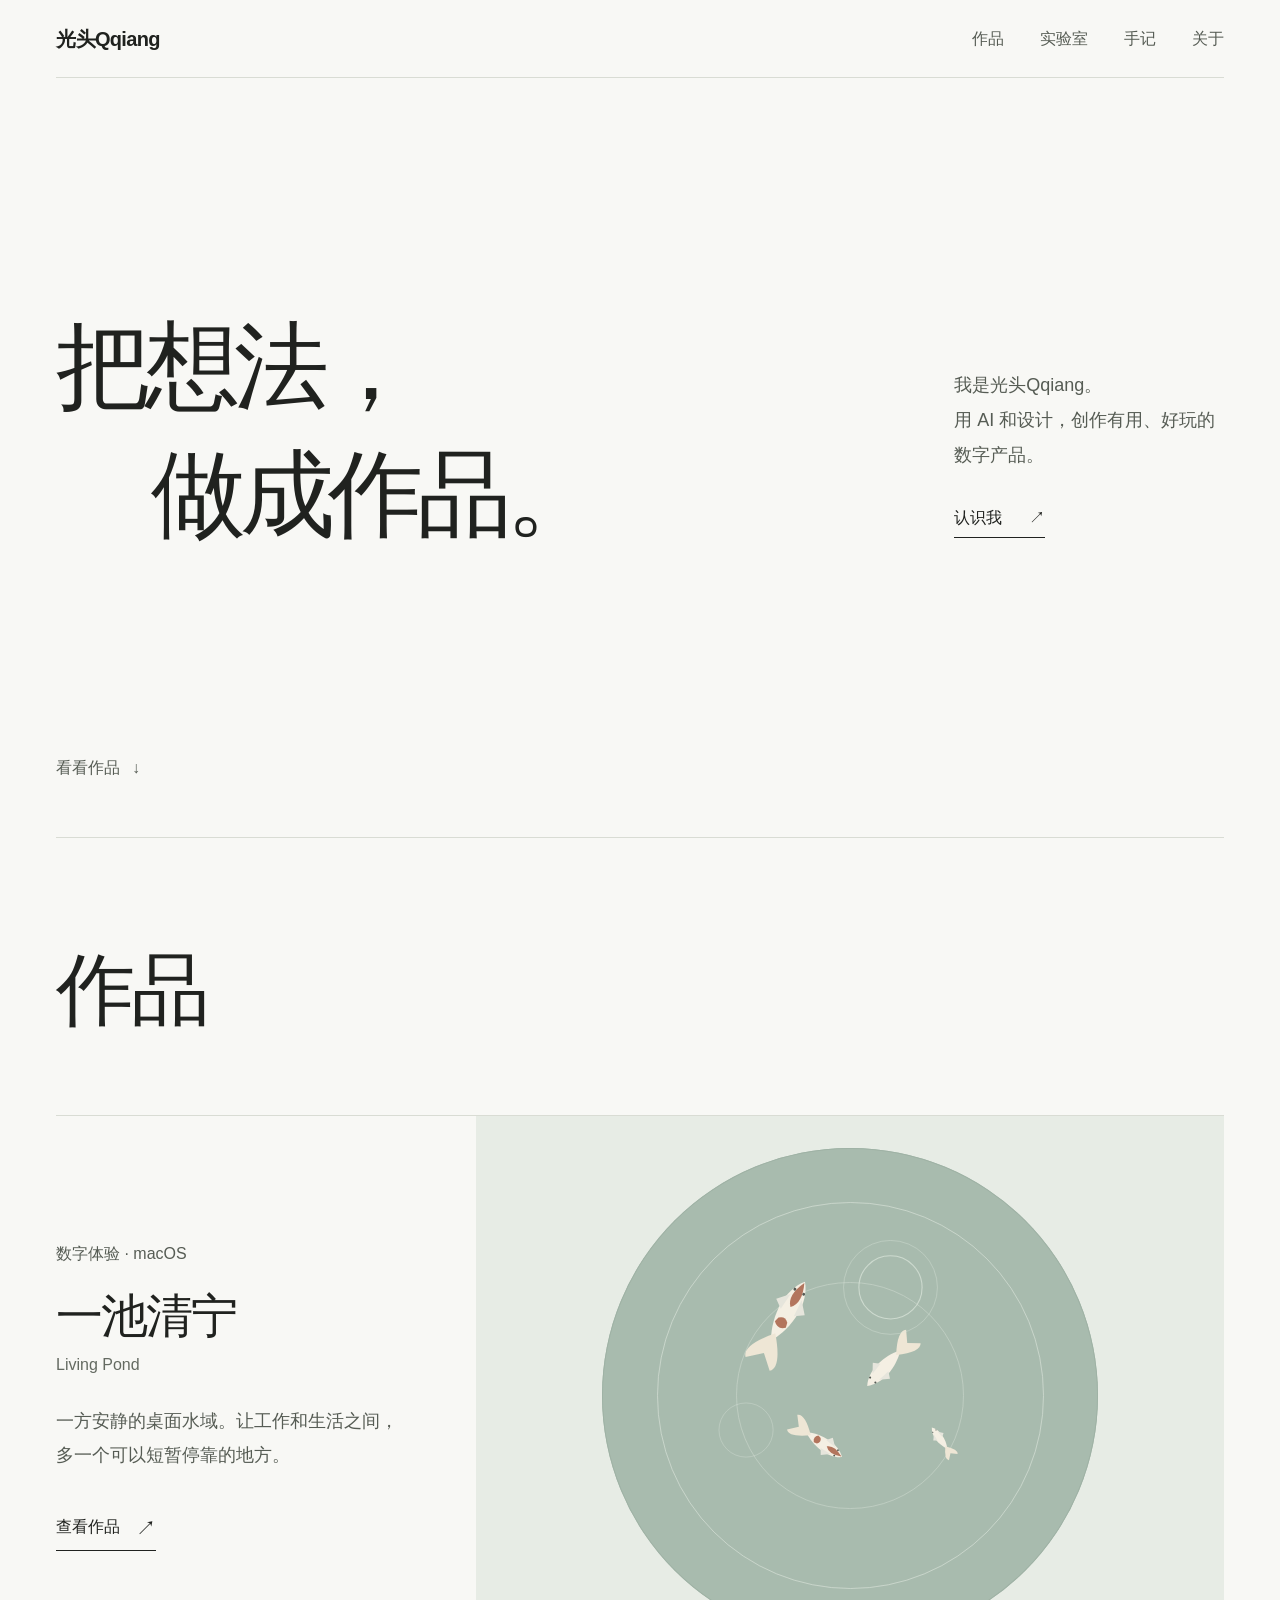
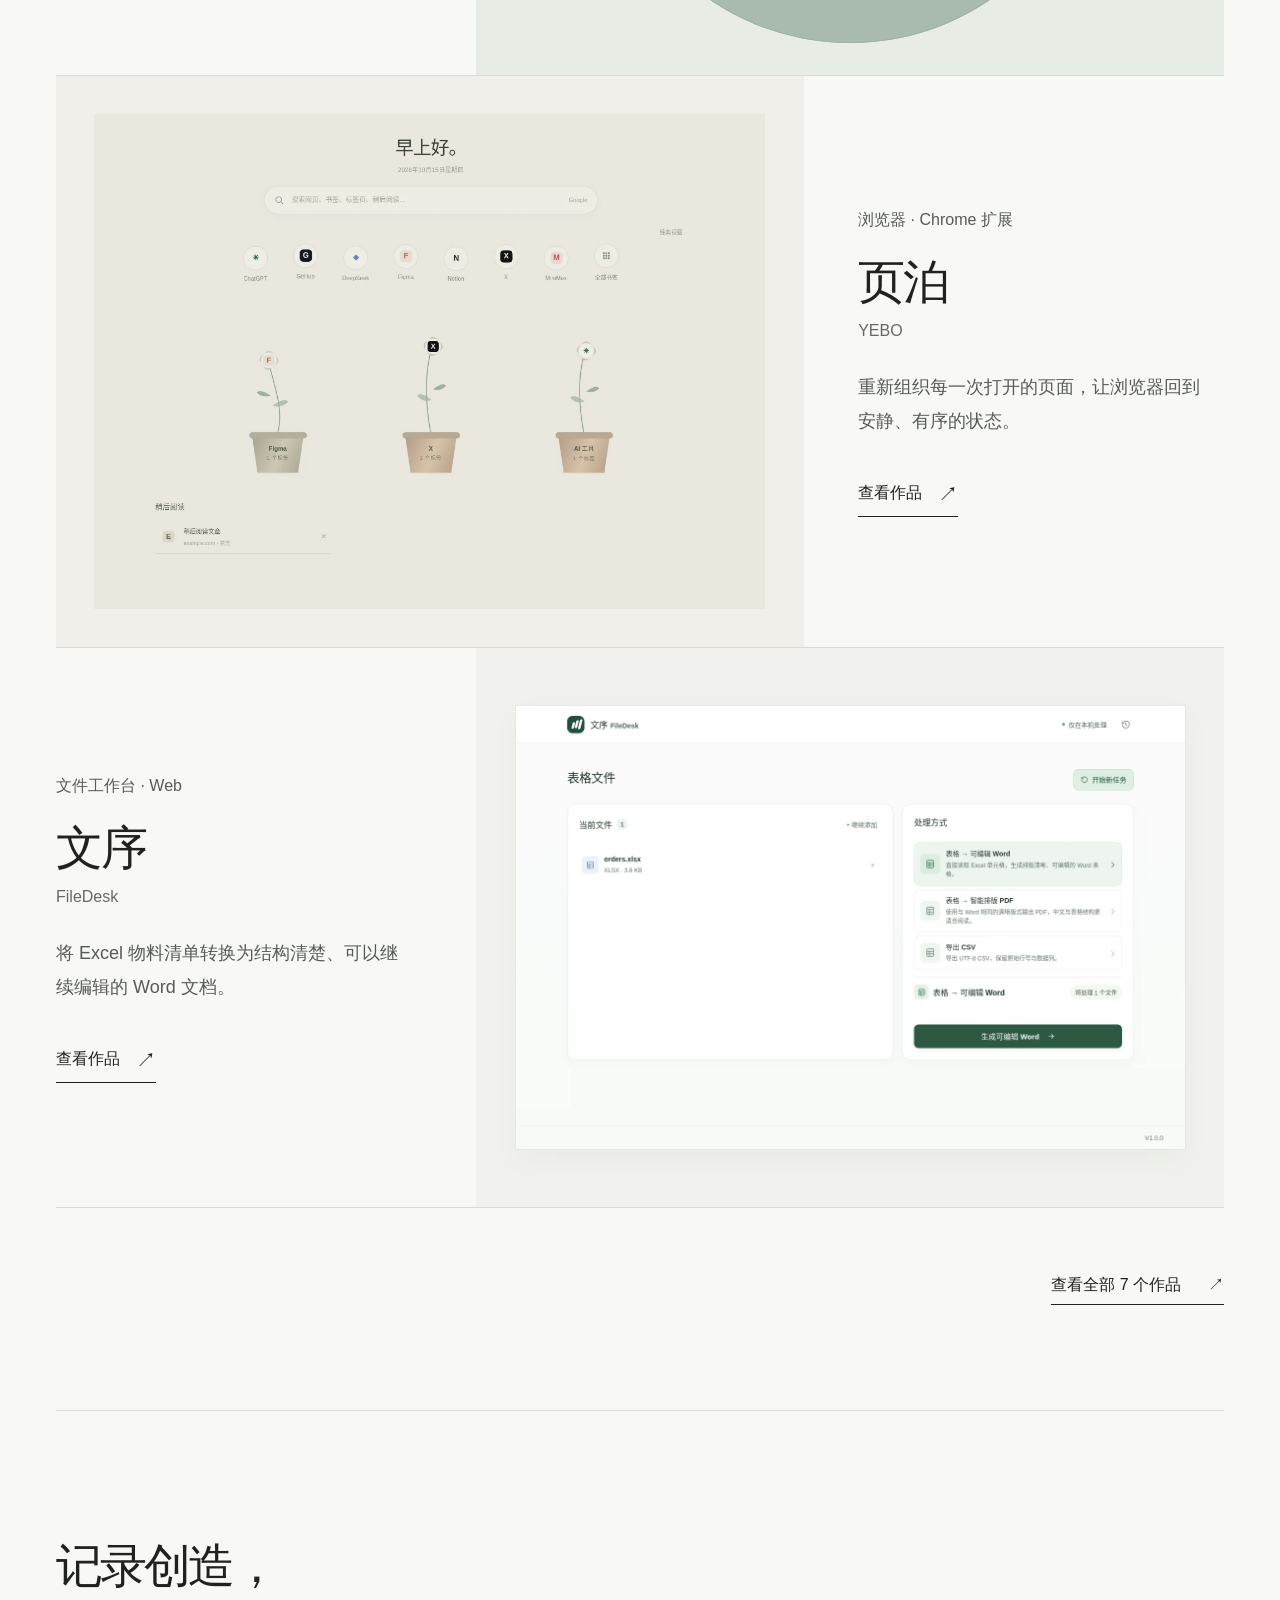
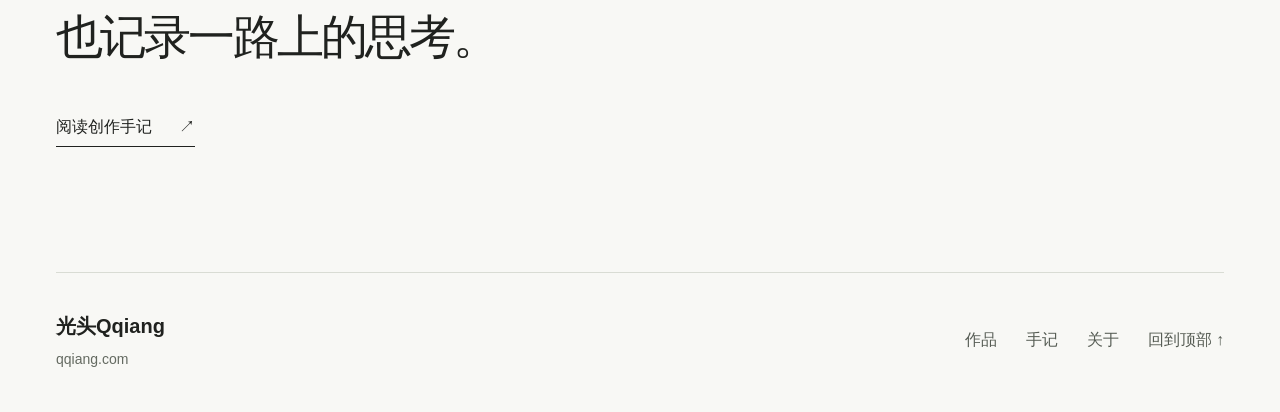
<file: v3.2-preview.html>
<!doctype html>
<html lang="zh-CN">
<head>
  <meta charset="utf-8" />
  <meta name="viewport" content="width=device-width,initial-scale=1,viewport-fit=cover" />
  <meta name="color-scheme" content="light" />
  <meta name="theme-color" content="#f8f8f5" />
  <meta name="qqiang-build" content="3.2.0-work-films" />
  <meta name="description" content="光头Qqiang的作品、手记与实验。光头Qqiang 的个人网站。" />
  <meta name="author" content="光头Qqiang" />
  <meta property="og:locale" content="zh_CN" />
  <meta property="og:type" content="website" />
  <meta property="og:title" content="光头Qqiang · 作品与手记" />
  <meta property="og:description" content="作品、实验与创作手记。一个独立创造者的作品与创作手记，包含七件数字作品的操作演示与开源项目。" />
  <meta property="og:url" content="https://qqiang.com/" />
  <meta name="twitter:card" content="summary" />
  <link rel="icon" type="image/svg+xml" href="data:image/svg+xml,%3Csvg xmlns='http://www.w3.org/2000/svg' viewBox='0 0 64 64'%3E%3Crect width='64' height='64' rx='9' fill='%23f8f8f5'/%3E%3Ccircle cx='30' cy='29' r='19' fill='none' stroke='%2320221f' stroke-width='4'/%3E%3Cpath d='M42 42l11 11' fill='none' stroke='%2320221f' stroke-width='4' stroke-linecap='square'/%3E%3C/svg%3E" />
  <title>光头Qqiang · 作品与手记</title>
  <style>
/* 光头Qqiang · V3.1 — FileDesk continuous product use demonstration */
:root {
  --paper:#f8f8f5;
  --ink:#20221f;
  --secondary:#565c54;
  --muted:#646a61;
  --line:#d9dcd4;
  --display:"Songti SC","STSong","Noto Serif CJK SC",serif;
  --text:-apple-system,BlinkMacSystemFont,"PingFang SC","Noto Sans CJK SC","Microsoft YaHei",sans-serif;
  --max-page:1320px;
  --page:min(var(--max-page),calc(100% - 112px));
  --type-caption:14px;
  --type-ui:16px;
  --type-body:18px;
  --type-lead:20px;
  --type-subhead:28px;
  --type-h3:32px;
  --type-section:clamp(38px,3.7vw,54px);
  --type-page:clamp(56px,6.2vw,88px);
  --type-hero:clamp(64px,7.4vw,108px);
  --font-body:var(--type-body);
  --font-ui:var(--type-ui);
  --font-note:var(--type-caption);
  --font-lead:var(--type-lead);
  --font-section:var(--type-section);
  --font-page:var(--type-page);
}
*,*::before,*::after{box-sizing:border-box}
html{scroll-behavior:smooth}
body{margin:0;background:var(--paper);color:var(--ink);font:400 var(--font-body)/1.8 var(--text);-webkit-font-smoothing:antialiased;text-rendering:optimizeLegibility}
button,input{font:inherit}button{cursor:pointer}button,a{-webkit-tap-highlight-color:transparent}a{color:inherit;text-decoration:none}
a:focus-visible,button:focus-visible{outline:2px solid #617a62;outline-offset:5px}::selection{background:#d1decf;color:var(--ink)}
.wrap{width:var(--page);margin-inline:auto}.page{min-height:calc(100vh - 78px)}
.serif{font-family:var(--display);font-weight:400}.muted{color:var(--muted)}
.caps{font:500 var(--font-note)/1.6 var(--text);letter-spacing:.01em}
.fade-in{opacity:0;transform:translateY(13px);transition:opacity .65s ease,transform .65s ease}.fade-in.visible{opacity:1;transform:none}
.arrow{font:400 var(--type-lead)/1 var(--text)}
.text-link{display:inline-flex;align-items:center;justify-content:space-between;gap:27px;border-bottom:1px solid currentColor;padding-bottom:7px;font-size:var(--font-ui);line-height:1.5;transition:gap .25s}.text-link:hover{gap:35px}
/* persistent navigation */
.site-head{height:78px;position:relative;z-index:9;display:flex;align-items:center;justify-content:space-between;width:var(--page);margin:auto;border-bottom:1px solid var(--line)}
.brand{font-size:var(--type-lead);font-weight:600;letter-spacing:-.025em;line-height:1;white-space:nowrap}.brand-qiang{letter-spacing:-.035em}
.nav{display:flex;gap:36px;align-items:center}.nav a{color:var(--secondary);font-size:var(--font-ui);line-height:1.5;transition:color .2s}.nav a.active,.nav a:hover{color:var(--ink)}.nav a.active{box-shadow:0 1px var(--ink)}
.menu-btn{display:none;background:none;border:0;font-size:var(--font-ui);color:var(--ink);padding:8px 0}.mobile-nav{display:none}
/* Home: one meaningful headline, one clear introduction */
.hero{min-height:calc(93svh - 78px);display:flex;flex-direction:column;justify-content:center;padding-top:64px;padding-bottom:54px}
.hero-body{display:grid;grid-template-columns:minmax(0,1.7fr) minmax(240px,.55fr);gap:5vw;align-items:end;margin:auto 0}
.hero-title{font:400 var(--type-hero)/1.35 var(--display);letter-spacing:-.065em;margin:0;white-space:nowrap}.hero-title .indent{display:block;margin-left:1em}
.hero-aside{padding-bottom:22px;max-width:330px}.hero-aside p{font-size:var(--type-body);line-height:2;margin:0 0 30px;color:var(--secondary)}
.hero-bottom{padding-top:32px;display:flex;justify-content:flex-start}.hero-bottom a{font-size:var(--font-ui);color:var(--secondary);display:inline-flex;align-items:center;gap:12px}
.intro{padding:96px 0 70px;display:grid;grid-template-columns:31% 1fr;gap:5%;border-top:1px solid var(--line)}
.section-label{font-size:var(--font-ui);color:var(--secondary);line-height:1.6}.section-title{font:400 var(--font-section)/1.55 var(--display);letter-spacing:-.055em;margin:-7px 0 0}
/* Featured work is editorial composition, not a tile dashboard */
.feature{display:grid;grid-template-columns:36% 64%;align-items:stretch;min-height:560px;border-top:1px solid var(--line)}
.feature.reverse{grid-template-columns:64% 36%}.feature.reverse .feature-copy{order:2;padding:68px 0 68px 13%}.feature.reverse .feature-stage{order:1}
.feature-copy{display:flex;flex-direction:column;justify-content:center;padding:68px 13% 68px 0}
.feature-number{font-size:var(--font-note);color:var(--muted);line-height:1.6}.feature-main{margin:34px 0 36px}.feature-category{font-size:var(--font-ui);color:var(--secondary)}
.feature-title{font:400 var(--type-section)/1.45 var(--display);letter-spacing:-.045em;margin:13px 0 1px}
.feature-en{font-size:var(--font-ui);color:var(--muted);line-height:1.7}
.feature-description{font-size:var(--font-body);line-height:1.95;color:var(--secondary);max-width:355px;margin:25px 0 0}
.feature-bottom a{display:inline-flex;align-items:center;gap:16px;border-bottom:1px solid var(--ink);font-size:var(--font-ui);padding-bottom:8px}
.feature-bottom a:hover{gap:25px}
.feature-stage{position:relative;overflow:hidden;min-height:560px;display:flex;align-items:center;justify-content:center;isolation:isolate}
.feature-stage.pond,.case-stage.pond{background:#e7ece5}.feature-stage.yebo,.case-stage.yebo{background:#e8e9e4}.feature-stage.pageshot,.case-stage.pageshot{background:#eeeae2}.feature-stage.yijian,.case-stage.yijian{background:#e7eae8}.feature-stage.filedesk,.case-stage.filedesk{background:#eeeae3}
.stage-note{position:absolute;bottom:22px;left:28px;z-index:4;font:400 var(--font-note)/1.5 var(--text);color:#4d564c;background:rgba(248,248,245,.7);padding:3px 6px}
.pond-scene{width:min(78%,630px);aspect-ratio:1.1;position:relative;max-height:520px;display:grid;place-items:center}.pond-disc{width:85%;aspect-ratio:1;border-radius:50%;position:absolute;background:#a8bbae;box-shadow:inset 0 0 0 1px #9fb2a5;overflow:hidden}.pond-disc::before{content:"";position:absolute;inset:11%;border:1px solid #d9e2d9a8;border-radius:50%}.pond-disc::after{content:"";position:absolute;inset:27%;border:1px solid #cad6cba6;border-radius:50%}.pond-scene svg{width:96%;position:relative;z-index:2;overflow:visible}.fish{opacity:1}
    .yebo-visual{width:78%;max-width:650px;aspect-ratio:1.17;position:relative;display:flex;align-items:center;justify-content:center}.browser-mock{width:100%;background:#fdfdf9;box-shadow:0 12px 35px #1d252010,0 0 0 1px #d5d7d0;aspect-ratio:1.45;padding:0 5%;display:flex;flex-direction:column}.browser-top{height:13%;border-bottom:1px solid #e5e6e1;display:flex;align-items:center;gap:6px}.browser-top i{width:5px;height:5px;border-radius:50%;background:#b8c0b5}.browser-word{margin:auto;font-size:var(--type-caption);letter-spacing:.12em;color:#8e948c}.browser-content{flex:1;display:flex;flex-direction:column;align-items:center;justify-content:center}.browser-greeting{font-family:var(--display);font-size:var(--type-page);letter-spacing:-.05em;color:#4c5a4e}.browser-search{height:37px;width:65%;border:1px solid #d6dbd2;margin-top:25px;display:flex;align-items:center;padding:0 14px;color:#adb2a9;font-size:var(--type-caption);justify-content:space-between}.browser-icons{display:flex;gap:16px;margin-top:26px}.browser-icons span{display:block;width:25px;height:25px;background:#e4e8e1;border-radius:6px}.browser-icons span:nth-child(2){background:#e8e3da}.browser-icons span:nth-child(3){background:#dfe4e6}.browser-icons span:nth-child(4){background:#e6e6df}.browser-icons span:nth-child(5){background:#e8e3df}.browser-floor{margin-bottom:17px;font-size:var(--type-caption);letter-spacing:.06em;color:#a1a69f;text-align:center}
    .pageshot-visual{width:76%;max-width:620px;aspect-ratio:1.15;position:relative;display:grid;place-items:center}.shot-paper{width:84%;aspect-ratio:1.09;background:#fbfaf7;border:1px solid #d7d3cc;position:relative;padding:9%;transform:rotate(-3deg)}.shot-title{width:60%;height:10%;background:#d5d6cf;margin-bottom:9%}.shot-line{height:3px;background:#d9d9d2;margin-bottom:5%;width:84%}.shot-line:nth-child(3){width:92%}.shot-line:nth-child(4){width:57%}.shot-photo{height:42%;background:#e3e7dc;margin-top:9%;display:flex;align-items:center;justify-content:center;position:relative}.shot-photo:before{content:"";width:46%;height:63%;border:1px solid #a8b5a4;border-radius:60% 60% 40% 40%;transform:rotate(-23deg)}.shot-select{position:absolute;border:1px solid #ab6751;top:17%;left:26%;width:56%;height:62%;transform:rotate(2deg)}.shot-select::before,.shot-select::after{content:"";position:absolute;width:5px;height:5px;background:#ab6751}.shot-select::before{left:-3px;top:-3px}.shot-select::after{right:-3px;bottom:-3px}.shot-caption{position:absolute;right:-7%;bottom:13%;font:400 var(--type-caption) var(--display);writing-mode:vertical-rl;color:#70665b;letter-spacing:.2em}
    .translate-visual{width:78%;max-width:640px;position:relative;display:grid;grid-template-columns:1fr 1fr;border-top:1px solid #b9c3b9;border-bottom:1px solid #b9c3b9;align-self:center}.trans-col{padding:65px 30px 80px}.trans-col+ .trans-col{border-left:1px solid #b9c3b9}.trans-word{font:400 var(--type-lead)/1.5 var(--display);letter-spacing:-.06em;margin:30px 0 22px}.trans-en{font:400 var(--type-lead)/1.55 var(--text)}.trans-sub{font:var(--type-caption)/1.9 var(--text);color:#8c968d;letter-spacing:.04em}.trans-highlight{background:linear-gradient(transparent 73%,#c7d6ca 0)}
    .file-visual{width:75%;max-width:600px;aspect-ratio:1.15;position:relative;display:flex;align-items:center;justify-content:center}.file-sheet{width:64%;height:78%;background:#fffefa;border:1px solid #d9d7d0;position:absolute;padding:10% 8%}.file-sheet.back{transform:translate(24px,-14px) rotate(8deg);background:#e2e3dd}.file-sheet.front{transform:translate(-18px,12px) rotate(-5deg);box-shadow:0 16px 20px #aaa59c16}.file-label{font-size:var(--type-caption);color:#7d887c;letter-spacing:.14em;margin-bottom:13%}.file-title{font:400 var(--type-body)/1.5 var(--display);color:#313a33;margin:0 0 14%}.file-rule{height:1px;background:#d3d6ce;margin:10% 0}.file-table{display:grid;grid-template-columns:1.4fr 1fr .7fr;gap:1px;background:#daddd4;border:1px solid #daddd4}.file-table span{height:22px;background:#fffefa;display:flex;align-items:center;padding-left:6px;font-size:var(--type-caption);color:#8d948c}
    
/* bottom of home */
.work-more{padding:65px 0 105px;border-top:1px solid var(--line);display:flex;align-items:center;justify-content:space-between;gap:24px}
.work-more p{font-size:var(--font-body);margin:0;color:var(--secondary)}
.closing{padding:120px 0 125px;border-top:1px solid var(--line)}.closing h2{font:400 var(--type-section)/1.5 var(--display);letter-spacing:-.06em;margin:0 0 42px}.closing-bottom{display:flex;justify-content:flex-start}
.site-footer{border-top:1px solid var(--line);padding:35px 0 40px;display:flex;align-items:center;justify-content:space-between;gap:30px;font-size:var(--font-ui)}
.site-footer .name{font-weight:600;font-size:var(--type-body)}.foot-domain{font-size:var(--font-note);color:var(--muted);margin-top:3px}.foot-right{display:flex;gap:29px;align-items:center}.foot-right a{color:var(--secondary)}.foot-right a:hover{text-decoration:underline;text-underline-offset:4px}
/* inner landing pages */
.inner-intro{padding:102px 0 78px}.inner-intro h1{font:400 var(--font-page)/1.35 var(--display);letter-spacing:-.06em;margin:0 0 20px}
.inner-intro .subline{font-size:var(--font-body);line-height:1.95;max-width:680px;color:var(--secondary);margin:0}
.works-toolbar{padding:0 0 19px;display:flex;justify-content:flex-end}.filters{display:flex;gap:30px;align-items:center}.filter{padding:8px 0;background:none;border:0;font-size:var(--font-ui);color:var(--muted)}.filter.active{color:var(--ink);border-bottom:1px solid var(--ink)}
.works-list{border-top:1px solid var(--line);margin-bottom:110px}.works-row{display:grid;grid-template-columns:70px minmax(0,1fr) 29% 28px;align-items:center;gap:16px;border-bottom:1px solid var(--line);padding:28px 0;min-height:133px;transition:padding .25s,background .25s}
.works-row:hover{padding-inline:12px;background:#f0f1ec}.works-row .idx{font-size:var(--font-note);color:var(--muted)}.works-row .wcn{font:400 var(--type-h3)/1.45 var(--display);letter-spacing:-.035em}.works-row .wen{font-size:var(--font-ui);color:var(--muted);margin-top:2px}.works-row .wcategory{font-size:var(--font-ui);color:var(--secondary)}.works-row .wgo{font-size:var(--type-lead);line-height:1;justify-self:end}.works-empty{padding:70px 0;font-size:var(--font-body)}
/* each product: no empty captions, no duplicate slogans */
.case-top{padding:67px 0 72px}.case-back{display:inline-flex;align-items:center;gap:13px;font-size:var(--font-ui);color:var(--secondary)}.case-back:hover{color:var(--ink)}
.case-head{display:grid;grid-template-columns:minmax(0,1.2fr) minmax(0,.75fr);gap:8%;align-items:end;padding-top:80px}
.case-head h1{font:400 var(--font-page)/1.25 var(--display);letter-spacing:-.06em;margin:0 0 2px}.case-head .en-name{font-size:var(--type-lead);color:var(--muted)}
.case-head .case-lead{font-size:var(--font-lead);line-height:1.75;padding-bottom:12px;color:var(--secondary);max-width:440px}
.case-meta{display:flex;flex-wrap:wrap;gap:12px 28px;border-top:1px solid var(--line);padding:20px 0 0;margin-top:65px;color:var(--secondary);font-size:var(--font-ui)}.case-meta span:not(:last-child)::after{content:'·';margin-left:28px;color:#8e958b}
.case-stage{height:min(65vw,700px);min-height:400px;width:100%;display:grid;place-items:center;position:relative;overflow:hidden}
.case-stage .pond-scene{width:min(70%,600px)}.case-stage .yebo-visual{width:min(72%,750px)}.case-stage .pageshot-visual{width:min(70%,650px)}.case-stage .translate-visual{width:min(72%,700px)}.case-stage .file-visual{width:min(67%,650px)}
.case-textblock{padding:105px 0 110px;display:grid;grid-template-columns:25% minmax(0,1fr);gap:6%;border-bottom:1px solid var(--line)}
.case-textblock .case-index{font-size:var(--font-ui);color:var(--secondary);padding-top:14px}
.case-textblock h2{font:400 var(--type-section)/1.55 var(--display);letter-spacing:-.045em;margin:0 0 35px}
.case-textblock p{font-size:var(--type-body);line-height:2.03;color:var(--secondary);max-width:690px;margin:0 0 23px}
.case-highlights{padding-top:90px}.case-highlights>h2{font:400 var(--type-section)/1.5 var(--display);letter-spacing:-.045em;margin:0}.case-points{display:grid;grid-template-columns:repeat(3,minmax(0,1fr));gap:5%;padding:38px 0 115px}
.case-points article{border-top:1px solid var(--line);padding-top:26px}.case-points h3{font:400 var(--type-subhead)/1.5 var(--display);margin:0 0 18px}.case-points p{font-size:var(--type-ui);line-height:1.95;color:var(--secondary);max-width:360px;margin:0}
.case-next{border-top:1px solid var(--line);padding:75px 0 100px;display:flex;justify-content:space-between;align-items:center;gap:24px}
.case-next .next-label{font-size:var(--font-ui);color:var(--muted);display:block;margin-bottom:15px}.case-next .next-name{font:400 var(--type-section)/1.5 var(--display)}.case-next .next-icon{font-size:var(--type-section)}
/* Journal, rich content never reduced to decorative sizes */
.notes-list{margin-bottom:110px;border-top:1px solid var(--line)}.notes-row{display:grid;grid-template-columns:130px minmax(0,1fr) 26px;gap:4%;align-items:center;border-bottom:1px solid var(--line);min-height:144px;padding:24px 0;transition:padding .2s}.notes-row:hover{padding-left:10px}.notes-row .date{font-size:var(--font-note);color:var(--muted)}.notes-row h2{font:400 var(--type-h3)/1.55 var(--display);margin:0}.notes-row .note-desc{font-size:var(--font-ui);color:var(--secondary);margin-top:5px}.notes-row .narrow{font-size:var(--type-subhead);justify-self:end}
.article-wrap{max-width:900px;margin:0 auto;padding:65px 0 120px}.article-head{border-bottom:1px solid var(--line);padding:80px 0 58px}.article-head h1{font:400 var(--type-section)/1.45 var(--display);letter-spacing:-.055em;margin:18px 0 10px}.article-title-break{display:block}.article-head .article-sub{font-size:var(--font-body);color:var(--secondary);line-height:1.9}.article-date{font-size:var(--font-ui);color:var(--secondary)}
.article-body{max-width:700px;margin:62px auto 0}.article-body p{font-size:var(--type-body);line-height:2.08;color:#434a42;margin:0 0 27px;letter-spacing:.005em}.article-body h2{font:400 var(--type-h3)/1.5 var(--display);margin:72px 0 25px}
/* About & lab */
.about-block{display:grid;grid-template-columns:40% 1fr;gap:7%;padding:80px 0 110px;border-top:1px solid var(--line)}
.about-big{font:400 var(--type-section)/1.55 var(--display);letter-spacing:-.05em;margin:0}.about-body{padding-top:5px}.about-body p{font-size:var(--type-body);line-height:2.08;color:var(--secondary);margin:0 0 25px;max-width:690px}
.lab-list{display:grid;grid-template-columns:repeat(3,minmax(0,1fr));gap:26px;padding:0 0 115px}
.lab-item{border-top:1px solid var(--line);border-bottom:1px solid var(--line);min-height:420px;padding:24px 0 28px;display:flex;flex-direction:column;justify-content:space-between}
.lab-art{height:190px;display:grid;place-items:center}.lab-name{font:400 var(--type-h3)/1.5 var(--display)}.lab-desc{font-size:var(--font-body);line-height:1.9;color:var(--secondary);margin:12px 0 0}.lab-state{font-size:var(--font-ui);color:var(--muted);margin:0}
@media(max-width:1100px){:root{--page:calc(100% - 76px)}.hero-title{font-size:var(--type-page)}.feature,.feature-stage{min-height:500px}.feature-copy,.feature.reverse .feature-copy{padding-top:54px;padding-bottom:54px}}
@media(max-width:750px){
  :root{--page:calc(100% - 40px);--font-body:16px;--font-ui:15px;--font-lead:19px;--font-page:clamp(49px,11.5vw,69px)}
  .site-head{height:66px}.brand{font-size:var(--type-lead)}.nav{display:none}.menu-btn{display:block}.mobile-nav{display:flex;position:absolute;top:66px;left:-20px;right:-20px;background:var(--paper);border-bottom:1px solid var(--line);padding:24px 20px 30px;flex-direction:column;gap:22px;box-shadow:0 12px 14px #252a240a}.mobile-nav a{font-size:var(--type-body)}
  .page{min-height:calc(100vh - 66px)}.hero{min-height:calc(100svh - 66px);padding-top:52px;padding-bottom:37px}.hero-body{grid-template-columns:1fr;gap:48px;align-items:start;margin:auto 0;min-width:0}.hero-title{font-size:var(--type-page);line-height:1.39}.hero-title .indent{margin-left:.68em}.hero-aside{padding:0;margin-left:auto;max-width:350px}.hero-aside p{font-size:var(--type-ui);line-height:1.85;margin-bottom:18px}.hero-bottom{padding-top:25px}
  .intro{padding:75px 0 55px;grid-template-columns:1fr;gap:21px}.section-title{font-size:var(--type-h3);line-height:1.55;margin:0}
  .feature,.feature.reverse{display:flex;flex-direction:column;min-height:unset;padding-bottom:38px}.feature-copy,.feature.reverse .feature-copy{order:0;padding:31px 0 28px;display:flex}.feature-main{margin:20px 0 22px}.feature-title{font-size:var(--type-section);margin:6px 0 0}.feature-en{font-size:var(--type-ui)}.feature-description{margin:15px 0 0;font-size:var(--type-ui);line-height:1.9;max-width:440px}.feature-stage,.feature.reverse .feature-stage{order:1;min-height:0;height:auto;aspect-ratio:1.15}.stage-note{left:12px;bottom:11px;font-size:var(--type-caption);padding:2px 3px}
  .pond-scene{width:86%}.yebo-visual,.translate-visual{width:86%}.pageshot-visual{width:82%}.file-visual{width:88%}.trans-col{padding:26px 12px 38px}.trans-word{font-size:var(--type-body);margin:15px 0 12px}.trans-en{font-size:var(--type-ui)}.trans-sub{font-size:var(--type-caption)}.shot-caption{right:-4%}
  .work-more{padding:45px 0 78px;align-items:flex-start;flex-direction:column;gap:15px}.closing{padding:90px 0 100px}.closing h2{font-size:var(--type-section);line-height:1.55}
  .site-footer{padding:28px 0 33px;align-items:flex-start;flex-direction:column;gap:18px}.foot-right{gap:24px;flex-wrap:wrap}
  .inner-intro{padding:77px 0 57px}.inner-intro .subline{font-size:var(--type-ui)}.works-toolbar{justify-content:flex-start;padding-bottom:19px}.filters{gap:25px}
  .works-list{margin-bottom:84px}.works-row{grid-template-columns:40px minmax(0,1fr) 22px;gap:9px;min-height:120px;padding:20px 0}.works-row .wcn{font-size:var(--type-h3)}.works-row .wen{font-size:var(--type-caption)}.works-row .wcategory{grid-column:2;grid-row:2;font-size:var(--type-caption)}.works-row .wgo{grid-column:3;grid-row:1/3;font-size:var(--type-lead)}
  .case-top{padding:50px 0 54px}.case-head{grid-template-columns:1fr;gap:25px;padding-top:54px}.case-head h1{font-size:var(--type-page)}.case-head .en-name{font-size:var(--type-lead)}.case-head .case-lead{font-size:var(--type-lead);padding:0}.case-meta{font-size:var(--type-caption);gap:8px 20px;margin-top:37px}.case-meta span:not(:last-child)::after{margin-left:20px}
  .case-stage{min-height:0;height:auto;aspect-ratio:1.08}.case-stage .pond-scene,.case-stage .yebo-visual,.case-stage .pageshot-visual,.case-stage .translate-visual,.case-stage .file-visual{width:82%}
  .case-textblock{padding:75px 0 70px;grid-template-columns:1fr;gap:21px}.case-textblock .case-index{padding:0}.case-textblock h2{font-size:var(--type-h3);line-height:1.5;margin:0 0 26px}.case-textblock p{font-size:var(--type-body);line-height:2;margin-bottom:18px}
  .case-highlights{padding-top:65px}.case-highlights>h2{font-size:var(--type-h3)}.case-points{grid-template-columns:1fr;gap:34px;padding:26px 0 90px}.case-points article{padding-top:20px}.case-points h3{font-size:var(--type-subhead);margin-bottom:10px}.case-points p{font-size:var(--type-ui)}.case-next{padding:60px 0 80px}.case-next .next-name{font-size:var(--type-h3)}.case-next .next-icon{font-size:var(--type-h3)}
  .notes-list{margin-bottom:90px}.notes-row{grid-template-columns:minmax(0,1fr) 22px;gap:8px;min-height:120px}.notes-row .date{grid-column:1;font-size:var(--type-caption);margin-bottom:10px}.notes-row h2{font-size:var(--type-subhead);line-height:1.55}.notes-row .note-desc{font-size:var(--type-ui)}.notes-row .narrow{grid-column:2;grid-row:1/3}
  .article-wrap{padding:55px 0 93px}.article-head{padding:60px 0 42px}.article-head h1{font-size:var(--type-section);margin-top:20px}.article-body{margin-top:48px}.article-body p{font-size:var(--type-body);line-height:2.08}
  .about-block{grid-template-columns:1fr;gap:35px;padding:60px 0 100px}.about-big{font-size:var(--type-section)}.about-body p{font-size:var(--type-body);line-height:2}.lab-list{grid-template-columns:1fr;gap:5px;padding-bottom:95px}.lab-item{min-height:330px;padding:22px 0}.lab-art{height:150px}.lab-name{font-size:var(--type-h3)}.lab-desc{font-size:var(--type-ui)}
}
@media(max-width:350px){.hero-title{font-size:var(--type-section)}.hero-title .indent{margin-left:.5em}.site-head{width:calc(100% - 32px)}:root{--page:calc(100% - 32px)}.case-head h1{font-size:var(--type-section)}.feature-stage .stage-note{font-size:var(--type-caption)}.filters{gap:18px}}
@media(prefers-reduced-motion:reduce){*,*::before,*::after{scroll-behavior:auto!important;animation:none!important;transition-duration:0ms!important}.fade-in{opacity:1;transform:none}}



/* V2.3 — Content proof, not visual decoration. Inherits V2.2 type scale. */
.fade-in{opacity:1;transform:none;transition:none}
.stage-cover-link{display:block;min-width:0;align-self:stretch;position:relative}
.stage-cover-link .feature-stage{min-height:100%;height:100%;transition:filter .28s ease}
.stage-cover-link:hover .feature-stage{filter:brightness(.985)}
.stage-cover-link:focus-visible{outline:2px solid #617a62;outline-offset:6px}
.feature.reverse .stage-cover-link{order:1}
.detail-demo{padding-top:108px;padding-bottom:106px;border-bottom:1px solid var(--line)}
.detail-demo-head{display:flex;align-items:baseline;justify-content:space-between;gap:32px;margin-bottom:30px}
.detail-demo-head h2{font:400 var(--type-section)/1.5 var(--display);letter-spacing:-.045em;margin:0}
.detail-demo-head p{max-width:420px;margin:0;color:var(--secondary);font-size:var(--font-body);line-height:1.8}
.demo-surface{position:relative;min-height:430px;display:flex;align-items:center;justify-content:center;overflow:hidden}
.demo-footer{display:flex;align-items:center;justify-content:space-between;gap:22px;padding-top:19px}
.demo-footer .demo-hint{font-size:var(--font-note);color:var(--secondary)}
.demo-reset,.demo-action,.demo-tab{border:0;background:transparent;color:var(--ink);font-size:var(--font-ui)}
.demo-reset{padding:5px 0;border-bottom:1px solid #9aa29a;white-space:nowrap}
.demo-action{padding:10px 17px;border:1px solid var(--ink);min-height:45px;transition:background .2s,color .2s}
.demo-action:hover{background:var(--ink);color:var(--paper)}
.demo-pond:focus-visible,.demo-shot-canvas:focus-visible{outline:2px solid #617a62;outline-offset:4px}
.demo-surface button:focus-visible{outline:2px solid #617a62;outline-offset:4px}
.demo-pond{background:#e7ece5;cursor:crosshair;min-height:470px}
.demo-pond-water{position:absolute;inset:0;width:100%;height:100%;pointer-events:none}
.demo-pond{background:#b9cbbd}
.demo-overlay-hint{position:absolute;bottom:28px;left:34px;font-size:var(--font-ui);color:#3b4f43;pointer-events:none}
.demo-ripple{pointer-events:none;position:absolute;width:16px;height:16px;border:1px solid rgba(246,252,248,.91);border-radius:50%;transform:translate(-50%,-50%) scale(.15);animation:demo-ripple 1.45s cubic-bezier(.12,.56,.25,1) forwards}
.demo-ripple::after{content:"";position:absolute;inset:-17px;border:1px solid rgba(250,253,250,.55);border-radius:50%}
@keyframes demo-ripple{to{opacity:0;transform:translate(-50%,-50%) scale(11)}}
.demo-yebo{background:#e8eae5;padding:44px 7%}
.demo-browser{width:min(100%,900px);min-height:346px;background:#fbfbf9;border:1px solid #d3d8d1;display:flex;flex-direction:column;box-shadow:0 11px 35px #151b1510}
.demo-browser-bar{display:flex;align-items:center;justify-content:space-between;gap:12px;border-bottom:1px solid #e2e5df;padding:12px 23px;color:#515b51;font-size:var(--font-note)}
.demo-browser-main{max-width:600px;width:100%;margin:auto;padding:30px 25px 34px}
.demo-browser-greet{font:400 var(--type-h3)/1.5 var(--display);margin:0 0 16px}
.demo-browser-search{display:flex;justify-content:space-between;border:1px solid #d7ddd5;padding:8px 14px;color:#747d74;font-size:var(--font-ui);margin-bottom:20px}
.demo-tabbar{display:flex;gap:26px;border-bottom:1px solid #e1e6de}
.demo-tab{color:#667167;padding:8px 0 11px;border-bottom:2px solid transparent}
.demo-tab[aria-pressed=true]{color:#202820;border-color:#3d5440}
.demo-yebo-content{display:grid;grid-template-columns:repeat(2,minmax(0,1fr));gap:12px;padding-top:20px;min-height:90px}
.demo-yebo-item{border:1px solid #e0e4de;padding:12px 15px;min-width:0}
.demo-yebo-item strong{display:block;font-size:var(--font-ui);font-weight:500;color:#2e352d;line-height:1.5}
.demo-yebo-item span{display:block;font-size:var(--font-note);color:#6e776f;margin-top:4px}
.demo-pageshot{background:#efebe4;padding:44px 7%}
.demo-shot-frame{display:grid;grid-template-columns:90px minmax(0,1fr);width:min(100%,900px);min-height:360px;border:1px solid #d5d2ca;background:#f9f8f5}
.demo-shot-tools{border-right:1px solid #e2e0d9;display:flex;flex-direction:column;gap:17px;align-items:center;padding:29px 6px;font-size:var(--font-ui);color:#666c62}
.demo-shot-tools .current{border-bottom:1px solid var(--ink);color:var(--ink)}
.demo-shot-canvas{position:relative;margin:20px;background:white;overflow:hidden;touch-action:none;user-select:none;cursor:crosshair;border:1px solid #e5e3df;padding:33px 35px;min-height:315px}
.demo-shot-title{font:400 var(--type-subhead)/1.5 var(--display);margin:0 0 23px}
.demo-shot-line{height:8px;background:#edf0e9;margin-bottom:13px;width:86%}
.demo-shot-line.short{width:62%}
.demo-shot-photo{width:64%;height:92px;background:#e4eae2;margin-top:24px;display:flex;align-items:center;justify-content:center}
.demo-shot-photo span{font:400 var(--type-lead)/1.4 var(--display);color:#667968}
.demo-selection{position:absolute;border:2px solid #aa7058;background:#aa70581c;pointer-events:none;min-width:1px;min-height:1px}
.demo-yijian{background:#e8edeb;padding:40px 7%}
.demo-translate-panel{width:min(100%,760px);background:#fafbf9;padding:clamp(25px,4vw,54px);border:1px solid #d5dfd9}
.demo-translate-original{font:400 var(--type-subhead)/1.5 var(--text);letter-spacing:-.02em;max-width:650px;margin:0 0 26px}
.demo-translate-result{font:400 var(--type-subhead)/1.6 var(--display);color:#314c3b;padding:26px 0 18px;border-top:1px solid #d8e2da;margin-top:28px}
.demo-translate-result[hidden]{display:none}
.demo-filedesk{background:#eeeae2;padding:45px 6%}
.demo-file-frame{width:min(100%,850px);background:#fbfaf7;padding:31px clamp(19px,4vw,45px);border:1px solid #d9d7cf}
.demo-file-top{display:flex;align-items:center;justify-content:space-between;gap:15px;margin-bottom:28px}
.demo-file-top strong{font:500 var(--type-body)/1.5 var(--text)}
.demo-file-raw{padding:26px;background:#f2f0ea;border:1px solid #e4e2db;color:#4f554e;font-size:var(--font-ui);line-height:2.2;min-height:142px}
.demo-file-table{width:100%;border-collapse:collapse;font-size:var(--font-ui)}
.demo-file-table th,.demo-file-table td{padding:11px 13px;border:1px solid #d9ddd5;text-align:left;font-weight:400;line-height:1.6}
.demo-file-table th{background:#edf1ea;font-weight:500}
.demo-file-table td[contenteditable=true]:focus{outline:2px solid #75927b;outline-offset:-2px;background:white}
.demo-file-result[hidden],.demo-file-raw[hidden]{display:none}
.demo-file-help{margin:15px 0 0;color:#646c64;font-size:var(--font-note)}
.demo-animate{animation:demo-reveal .35s ease-out both}
@keyframes demo-reveal{from{opacity:0;transform:translateY(6px)}to{opacity:1;transform:translateY(0)}}
@media(max-width:750px){
  .stage-cover-link,.feature.reverse .stage-cover-link{order:1;width:100%}
  .stage-cover-link .feature-stage{min-height:0;height:auto;aspect-ratio:1.15}
  .detail-demo{padding-top:68px;padding-bottom:69px}
  .detail-demo-head{display:block;margin-bottom:24px}.detail-demo-head h2{font-size:var(--type-h3)}.detail-demo-head p{margin-top:10px;font-size:var(--type-ui)}
  .demo-surface{min-height:335px}
  .demo-pond{min-height:360px}.demo-overlay-hint{bottom:17px;left:18px}
  .demo-yebo,.demo-pageshot,.demo-yijian,.demo-filedesk{padding:18px 12px}
  .demo-browser{min-height:335px}.demo-browser-main{padding:22px 17px 28px}.demo-browser-bar{padding:10px 17px}
  .demo-browser-greet{font-size:var(--type-subhead)}.demo-browser-search{font-size:var(--type-caption)}.demo-yebo-content{grid-template-columns:1fr 1fr;gap:7px}.demo-yebo-item{padding:10px 9px}
  .demo-shot-frame{grid-template-columns:57px minmax(0,1fr);min-height:335px}.demo-shot-tools{font-size:var(--type-caption);gap:16px}.demo-shot-canvas{margin:10px;padding:22px 12px;min-height:311px}.demo-shot-title{font-size:var(--type-lead)}.demo-shot-photo{width:85%;height:90px}
  .demo-translate-original{font-size:var(--type-subhead)}.demo-translate-panel{padding:24px 20px}.demo-translate-result{font-size:var(--type-lead)}
  .demo-file-frame{padding:22px 14px}.demo-file-top{flex-direction:column;align-items:flex-start}.demo-file-raw{padding:17px 12px}.demo-file-table th,.demo-file-table td{padding:9px 7px;font-size:var(--type-caption)}
  .demo-footer{align-items:start}.demo-footer .demo-hint{font-size:var(--type-caption)}
}
@media(prefers-reduced-motion:reduce){.demo-animate,.demo-ripple{animation:none!important}.demo-ripple{opacity:.4;transform:translate(-50%,-50%) scale(6)}}

  
/* V2.3.1 — content-first refinement: remove decorative microcopy at its structural source. */
.intro{grid-template-columns:1fr;padding:91px 0 63px}
.intro .section-title{margin:0;font-size:var(--type-page)}
.feature-copy{padding-top:64px;padding-bottom:64px}
.feature-main{margin:0 0 37px}
.work-more{justify-content:flex-end}
.works-row{grid-template-columns:minmax(0,1fr) 29% 28px}
.case-meta{gap:12px 27px}
.case-textblock{display:block;padding:103px 0 112px}
.case-copy{width:min(75%,740px);margin-left:auto;margin-right:0}
.case-copy h2{margin-top:0}
.case-highlights{padding-top:0}
.case-points{padding:53px 0 95px;gap:5%}
.case-points article{padding-top:27px}
.case-next{padding:70px 0 100px}
.case-next .next-name{display:inline-flex;align-items:center;gap:26px}
.case-next .next-arrow{font:400 var(--type-caption)/1 var(--text)}
.lab-item{min-height:350px}
.lab-item .lab-desc{margin-bottom:10px}
.detail-demo{padding-top:0;padding-bottom:32px;border-bottom:0}
.demo-surface{min-height:480px}
.demo-footer{justify-content:flex-end;padding-top:16px}
.demo-footer:empty{display:none}
.article-head{padding-bottom:45px}
@media(max-width:750px){
  .intro{padding:72px 0 46px}
  .intro .section-title{font-size:var(--type-section)}
  .feature-main{margin:0 0 22px}
  .work-more{align-items:flex-end}
  .works-row{grid-template-columns:minmax(0,1fr) 22px}
  .works-row .wcategory{grid-column:1;grid-row:2}
  .works-row .wgo{grid-column:2;grid-row:1/3}
  .case-textblock{padding:71px 0 73px}
  .case-copy{width:100%;margin:0}
  .case-highlights{padding-top:0}
  .case-points{padding:30px 0 75px}
  .detail-demo{padding-top:0;padding-bottom:16px}
  .demo-surface{min-height:350px}
  .case-next{padding:53px 0 70px}
  .lab-item{min-height:290px}
}

/* V2.5 / source-verified work photography and interaction */
.asset-stage {background:#eeefe9;display:flex;align-items:center;justify-content:center;padding:clamp(14px,3vw,42px);overflow:hidden}
.asset-stage img {display:block;width:100%;height:auto;max-height:520px;object-fit:contain;filter:none}
.asset-pageshot {background:#e8ece8}
.asset-pageshot img {border:1px solid #d8ddd7;box-shadow:0 18px 42px rgba(37,47,40,.07);width:100%}
.asset-yebo {background:#f0efe9}
.asset-yebo img {mix-blend-mode:multiply;max-height:520px}
.case-showcase {padding-bottom:0}
.showcase-modes {display:flex;gap:32px;align-items:center;justify-content:flex-end;padding:0 0 24px}
.showcase-modes button {font-family:var(--text);font-size:var(--type-ui);line-height:1.55;color:var(--secondary);background:none;border:0;border-bottom:1px solid transparent;padding:0 0 9px}
.showcase-modes button[aria-pressed="true"] {color:var(--ink);border-bottom-color:var(--ink)}
.case-showcase .case-stage {width:100%;min-height:560px}
.case-showcase .detail-demo {width:100%;padding:0;border:none}
.case-showcase .detail-demo .demo-surface {min-height:560px}
[data-showcase-pane][hidden] {display:none!important}
.feature-copy .feature-main {margin-top:0}
@media(max-width:750px){
  .asset-stage{padding:14px}
  .asset-stage img{max-height:400px}
  .showcase-modes{justify-content:flex-start;gap:28px;padding-bottom:18px}
  .showcase-modes button{font-size:var(--type-ui)}
  .case-showcase .case-stage{min-height:0;aspect-ratio:1.05}
  .case-showcase .detail-demo .demo-surface{min-height:0}
  .case-showcase .asset-yebo img{max-height:420px}
  .case-showcase .asset-pageshot img{max-height:410px}
}
@media(prefers-reduced-motion:reduce){.asset-stage img{transition:none}}


/* V2.5: quiet, functional image gallery, no numbering or overlays */
.asset-filedesk{background:#f1f2ed}
.asset-filedesk img{border:1px solid #e5e8e2;box-shadow:0 10px 27px rgba(26,44,32,.035)}
.work-gallery{position:relative;outline-offset:5px}
.work-gallery-controls{position:absolute;bottom:19px;right:19px;display:flex;gap:1px;background:rgba(252,252,250,.95);border:1px solid #dcded8}
.work-gallery-controls button{width:49px;height:48px;border:0;background:transparent;color:var(--ink);font:400 var(--type-lead)/1 var(--text);cursor:pointer}
.work-gallery-controls button+button{border-left:1px solid #dcded8}
.work-gallery-controls button:hover{background:#e8ebe5}
.work-gallery-controls button:focus-visible{outline:2px solid #567258;outline-offset:-4px}
@media(max-width:750px){.asset-filedesk img{max-height:410px}.work-gallery-controls{right:11px;bottom:11px}.work-gallery-controls button{width:43px;height:43px}}


/* V2.6 — FileDesk workbench: derived from the actual FileDesk flow, not a generic material-list toggle. */
.fd-play{background:#edeae3;width:100%;padding:clamp(16px,4.5vw,54px);min-height:560px;display:flex;align-items:center;justify-content:center}
.fd-app{background:#fafaf7;border:1px solid #e4e3dc;width:min(100%,1000px);min-height:448px;display:flex;flex-direction:column}
.fd-head{border-bottom:1px solid #e3e4de;padding:17px 27px;font-size:var(--type-body);line-height:1.6}
.fd-head strong{font-weight:600}.fd-head span{font-weight:400;color:#727872;margin-left:8px}
.fd-empty{padding:40px 30px 48px;text-align:center;flex:1}
.fd-empty h3,.fd-work-head h3{font:400 var(--type-h3)/1.3 var(--display);margin:0 0 26px}
.fd-drop{border:1px dashed #acb3ab;cursor:pointer;width:min(100%,540px);min-height:230px;margin:0 auto;padding:29px 20px;display:flex;flex-direction:column;align-items:center;justify-content:center;gap:15px;background:#f7f8f3}
.fd-drop.over,.fd-drop:hover{background:#eef2eb;border-color:#6d836f}
.fd-drop svg{height:49px;color:#587160}.fd-drop strong{font-size:var(--type-body);font-weight:500}.fd-drop span{font-size:var(--type-ui);color:#616c64}
.fd-sample{border:0;border-bottom:1px solid #777f75;background:transparent;padding:12px 0 4px;margin-top:16px;font-size:var(--type-ui);color:#34493d;cursor:pointer}
.fd-loaded{padding:33px clamp(18px,4vw,38px) 42px}
.fd-work-head{display:flex;align-items:start;justify-content:space-between;gap:14px;margin-bottom:20px}
.fd-work-head h3{margin:0}.fd-work-head button,.fd-options button,.fd-output-footer button{background:transparent;border:0;border-bottom:1px solid #777f75;padding:8px 0;color:#324338;font-size:var(--type-ui);cursor:pointer}
.fd-work-grid{display:grid;grid-template-columns: minmax(165px,.8fr) minmax(0,1.8fr);gap:20px}
.fd-work-files,.fd-work-actions{background:#f3f3ef;border:1px solid #e1e3dc;padding:22px;min-width:0}
.fd-work-files p,.fd-work-actions p{margin:0 0 18px;font-size:var(--type-ui);color:#616c62}
.fd-work-files strong{display:block;overflow-wrap:anywhere;font-size:var(--type-body);font-weight:500;line-height:1.6}
.fd-work-files>span{display:block;margin-top:8px;font-size:var(--type-caption);color:#69746c}
.fd-options{margin-bottom:12px}.fd-output p{margin:10px 0;font-size:var(--type-ui);color:#627065}
.fd-grid-scroll{width:100%;overflow-x:auto;background:white;border:1px solid #dadfd9}
.fd-table{width:100%;border-collapse:collapse;min-width:420px;font:400 var(--type-ui)/1.6 var(--text)}
.fd-table th{font-weight:500;background:#e8eee6;white-space:nowrap}.fd-table td,.fd-table th{padding:10px 12px;border-bottom:1px solid #e0e4df;border-right:1px solid #e0e4df;text-align:left}
.fd-table td:focus{outline:2px solid #5f8a65;outline-offset:-2px;background:#fff}
.fd-output-footer{text-align:right;margin-top:15px}.fd-local-image{max-width:100%;height:auto;max-height:290px;display:block;object-fit:contain;background:white}.fd-local-pdf{width:100%;min-height:300px;border:1px solid #e3e5df;background:white}
.asset-yijian{background:#f0f1ed}.asset-yijian img{box-shadow:0 14px 36px rgba(39,54,41,.055);max-height:510px;width:auto;max-width:100%;border:1px solid #e2e5de}
@media(max-width:750px){.fd-play{padding:14px;min-height:0}.fd-app{min-height:430px}.fd-empty{padding:28px 14px}.fd-drop{min-height:210px}.fd-work-grid{grid-template-columns:1fr;gap:12px}.fd-loaded{padding:20px 14px}.fd-work-files,.fd-work-actions{padding:16px}.fd-work-head h3{font-size:var(--type-subhead)}.fd-work-head button{font-size:var(--type-ui)}.fd-head{padding:14px 18px}}


/* V2.7 — authentic FileDesk conversion, editorial minimalism */
.fd27{background:#efeee8;padding:clamp(13px,3vw,45px);width:100%}
.fd27-workspace{max-width:950px;margin:0 auto;background:#fbfbf8;border:1px solid #dddcd5;padding:clamp(22px,4vw,53px)}
.fd27-intro{margin-bottom:37px}.fd27-intro h2{font:400 var(--type-h3)/1.35 var(--display);letter-spacing:-.035em;margin:0 0 13px}
.fd27-intro p{font-size:var(--type-body);line-height:1.9;color:var(--secondary);margin:0}
.fd27-source{border-top:1px solid #dbded8;border-bottom:1px solid #dbded8;display:flex;justify-content:space-between;align-items:center;padding:20px 0;gap:15px}
.fd27-file{display:flex;align-items:center;min-width:0;gap:17px}.fd27-file>div:last-child{min-width:0}
.fd27-icon{display:grid;place-items:center;background:#e1ebe3;color:#345845;width:48px;height:52px;font-size:var(--type-lead);font-weight:600;flex-shrink:0}
.fd27-file strong,.fd27-file span{display:block;overflow-wrap:anywhere}.fd27-file strong{font-size:var(--type-body);font-weight:500;line-height:1.5}.fd27-file span{font-size:var(--type-ui);color:var(--secondary);line-height:1.8}
.fd27-source button,.fd27-plain{background:transparent;border:0;border-bottom:1px solid #778178;color:#34483b;padding:8px 0;font-size:var(--type-ui);white-space:nowrap}
.fd27-drop{border:1px dashed #b6bcb2;color:#616c62;text-align:center;padding:19px 16px;font-size:var(--type-ui);cursor:pointer;margin-top:20px;outline-offset:4px}
.fd27-drop:hover,.fd27-drop.dragover{background:#eef3ed;border-color:#6e826e}
.fd27-steps{display:flex;gap:21px;align-items:center;color:#526457;font-size:var(--type-ui);margin:28px 0}
.fd27-actions{display:flex;align-items:center;gap:28px;flex-wrap:wrap}
.fd27-primary{border:1px solid #253d30;background:#253d30;color:#fff;min-height:51px;padding:10px 23px;display:inline-flex;gap:24px;justify-content:space-between;align-items:center;font-size:var(--type-ui);line-height:1.4;text-decoration:none}
.fd27-primary:hover{background:#385740}.fd27-primary:disabled{opacity:.45;cursor:not-allowed}
.fd27-status{color:#55705a;font-size:var(--type-ui);line-height:1.7;min-height:20px;margin:18px 0 0}
.fd27-status.error{color:#a04436}.fd27-result{border-top:1px solid #d9dfd8;margin-top:20px;padding-top:28px}
.fd27-result[hidden]{display:none}
.fd27-result-header{display:flex;justify-content:space-between;gap:20px;align-items:baseline;margin-bottom:16px}
.fd27-result-header h3{font:400 var(--type-h3)/1.5 var(--display);margin:0}.fd27-result-header p{font-size:var(--type-ui);color:var(--secondary);margin:0}
.fd27-preview{overflow-x:auto;max-height:350px;overflow-y:auto;border:1px solid #dfe3dc;background:#fff;margin-bottom:23px}
.fd27-preview table{border-collapse:collapse;width:100%;min-width:590px;font-size:var(--type-ui);line-height:1.6}
.fd27-preview th,.fd27-preview td{text-align:left;padding:10px 13px;border:1px solid #e3e8e1;white-space:nowrap}
.fd27-preview th{font-weight:500;background:#ecf2eb;position:sticky;top:0}
.fd27-preview p{padding:15px;font-size:var(--type-ui)}
@media(max-width:750px){.fd27{padding:11px}.fd27-workspace{padding:22px 18px}.fd27-intro{margin-bottom:23px}.fd27-intro h2{font-size:var(--type-subhead)}.fd27-source{align-items:flex-start}.fd27-file{gap:10px}.fd27-icon{width:40px;height:46px}.fd27-source button{font-size:var(--type-ui)}.fd27-file strong{font-size:var(--type-ui)}.fd27-result-header{display:block}.fd27-result-header p{margin-top:6px}}

/* V2.8 — Seven projects, restrained editorial image treatment. */
.detail-image-link{display:block;outline-offset:4px}
.asset-elementcopy{background:#eeefeb}
.asset-elementcopy img{max-height:535px;width:auto;max-width:100%;object-fit:contain;box-shadow:0 12px 30px rgba(28,40,31,.035)}
.asset-gestureflow{background:#eeeae3}
.asset-gestureflow img{max-height:520px;max-width:100%;object-fit:contain;box-shadow:0 13px 31px rgba(28,40,31,.045)}
.case-showcase .asset-elementcopy img{max-height:610px}
.case-showcase .asset-gestureflow img{max-height:600px}
@media(max-width:750px){.asset-elementcopy img,.asset-gestureflow img{max-height:350px}.case-showcase .asset-elementcopy img,.case-showcase .asset-gestureflow img{max-height:430px}}


/* V2.9.0 — A case-study is content, not ornamental slogans. */
.site-footer .foot-top{border:0;padding:0;background:none;font:inherit;color:var(--secondary);cursor:pointer;line-height:inherit}
.site-footer .foot-top:hover{text-decoration:underline;text-underline-offset:4px}
.case-top{padding:56px 0 54px}
.case-head{grid-template-columns:minmax(0,.82fr) minmax(0,1.1fr);gap:9%;align-items:center;padding-top:64px}
.case-head .case-lead{max-width:640px;padding:0;margin:0;font-size:var(--type-lead);line-height:1.9;color:#454d45}
.case-head .en-name{margin-top:5px}
.case-story{padding:80px 0 84px}
.case-story-text{max-width:780px;margin-left:auto;margin-right:auto}
.case-story p{font-size:var(--type-body);line-height:2.05;color:var(--secondary);margin:0 0 26px}
.case-story p:last-child{margin-bottom:0}
.case-next{padding:55px 0 88px;border-top:1px solid var(--line)}
.case-next .next-name{font-size:var(--type-page);line-height:1.5}
.case-next .back-all{font-size:var(--font-ui);white-space:nowrap;border-bottom:1px solid var(--line);padding-bottom:5px}
@media(max-width:750px){
  .case-top{padding:43px 0 35px}
  .case-head{grid-template-columns:1fr;gap:20px;padding-top:44px}
  .case-head .case-lead{font-size:var(--type-body);line-height:1.9;max-width:100%}
  .case-story{padding:52px 0 62px}
  .case-story p{font-size:var(--type-ui);line-height:2;margin-bottom:20px}
  .case-next{padding:41px 0 66px;align-items:flex-start;flex-direction:column;gap:23px}
  .case-next .next-name{font-size:var(--type-h3)}
}


/* V2.9.0 — single, audited typography system. No view-level ad-hoc sizes. */
:root{--type-reading:var(--type-body);--type-reading-leading:1.94}
.hero-title{font-size:var(--type-hero)}
.brand,.site-footer .name{font-size:var(--type-lead)}
.hero-aside p,.about-body p,.feature-description,.case-head .case-lead,
.case-story p,.article-body p,.inner-intro .subline,.lab-desc,
.work-more p,.detail-demo-head p,.fd27-intro p {font-family:var(--text);font-size:var(--type-reading);line-height:var(--type-reading-leading);font-weight:400;letter-spacing:0;color:var(--secondary)}
.hero-aside{max-width:385px}
.hero-aside p{margin:0 0 28px}
.about-body p{margin-bottom:24px}
.case-head .case-lead{max-width:630px}
.case-story p{max-width:750px}
.case-head h1,.inner-intro h1{font-size:var(--type-page)}
.section-title,.about-big,.feature-title,.case-textblock h2,.case-next .next-name,.closing h2{font-size:var(--type-section)}
.article-head h1,.notes-row h2,.case-story h2{font-size:var(--type-section)}
.works-row .wcn,.fd27-intro h2,.detail-demo-head h2,.demo-browser-greet{font-size:var(--type-h3)}
.case-head .en-name{font-size:var(--type-lead)}
.feature-category,.feature-en,.works-row .wen,.works-row .wcategory,.text-link,
.nav a,.case-back,.filter,.site-footer,.foot-right,.case-next .back-all,
.reel-actions button{font-size:var(--type-ui)}
@media(max-width:750px){
  :root{--type-body:17px;--type-lead:19px;--type-h3:30px;--type-section:clamp(35px,7vw,43px);--type-page:clamp(49px,10vw,65px);--type-hero:clamp(49px,11vw,70px)}
  .hero-title{font-size:var(--type-hero)}
  .hero-aside p,.about-body p,.feature-description,.case-head .case-lead,.case-story p,.article-body p,.inner-intro .subline,.lab-desc,.fd27-intro p{font-size:var(--type-reading);line-height:var(--type-reading-leading)}
  .feature-title,.section-title,.about-big,.case-next .next-name{font-size:var(--type-section)}
}
/* Animated portfolio film: restrained, visual-first, accessible, no endless looping. */
.reel-shell{border:1px solid var(--line);background:#f1f2ed}
.reel-top,.reel-bottom{display:flex;justify-content:space-between;gap:24px;align-items:center;padding:17px 26px}
.reel-top{border-bottom:1px solid var(--line)}
.reel-brand{font:500 var(--type-ui)/1.5 var(--text)}
.reel-counter{font:400 var(--type-caption)/1.5 var(--text);color:var(--secondary)}
.reel-viewport{min-height:450px;position:relative;overflow:hidden;display:grid;place-items:center;padding:45px 25px;background:#eff1ec}
.reel-viewport[data-reel=pond]{background:#dce8dc}
.reel-viewport[data-reel=pageshot]{background:#eeeae4}
.reel-viewport[data-reel=yijian]{background:#e5ebe7}
.reel-viewport[data-reel=filedesk]{background:#e7e9e5}
.reel-viewport[data-reel=gestureflow]{background:#e7ebec}
.reel-viewport[data-reel=elementcopy]{background:#eceeea}
.reel-scene{width:100%;display:grid;place-items:center;min-height:330px;animation:reel-appear .52s ease both}
@keyframes reel-appear{from{opacity:.35;transform:translateY(9px)}to{opacity:1;transform:none}}
.reel-board{width:min(100%,710px);min-height:300px;display:grid;place-items:center;position:relative;gap:15px}
.reel-panel{background:#fbfcf9;border:1px solid #ced5cc;padding:25px 30px;box-shadow:0 10px 35px #20271a0b;color:var(--ink);width:min(100%,530px)}
.reel-panel-head{display:flex;justify-content:space-between;align-items:center;gap:12px;border-bottom:1px solid #e1e4de;padding-bottom:13px;margin-bottom:18px;font:500 var(--type-ui)/1.5 var(--text)}
.reel-file{background:#fff;border:1px solid #d5dcd3;padding:16px 20px;display:flex;align-items:center;gap:15px;width:min(100%,395px);font:500 var(--type-ui)/1.6 var(--text)}
.reel-file-icon{width:47px;height:52px;background:#dbe8de;color:#365c41;display:grid;place-items:center;font-size:var(--type-lead);font-weight:600;flex:none}
.reel-file-icon.word{background:#dfe5f1;color:#415a7d}
.reel-file .reel-detail{display:block;color:var(--secondary);font:400 var(--type-caption)/1.65 var(--text)}
.reel-dropzone{border:1px dashed #879e8b;padding:28px;display:grid;place-items:center;gap:13px;width:min(100%,540px);background:#f9fbf8}
.reel-dropzone .reel-file{max-width:330px}
.reel-arrow{color:#697a6c;font-size:var(--type-subhead);line-height:1}
.reel-output{display:flex;align-items:center;justify-content:center;gap:25px;flex-wrap:wrap}
.reel-table{border-collapse:collapse;background:white;font:400 var(--type-caption)/1.5 var(--text)}
.reel-table th,.reel-table td{border:1px solid #d2d9ce;padding:9px 12px;text-align:left}
.reel-table th{background:#e7eee5}
.reel-success{color:#366849;font:500 var(--type-ui)/1.5 var(--text)}
.reel-pill{font:500 var(--type-ui)/1.5 var(--text);background:#e5ebe5;border:1px solid #d3dfd3;padding:9px 17px;color:#3c5843}
.reel-label{font:400 var(--type-caption)/1.5 var(--text);color:#687569}
.reel-title{font:400 var(--type-h3)/1.5 var(--display);text-align:center;letter-spacing:-.03em}
.reel-browser{width:min(100%,650px);min-height:260px;background:#fcfcf9;border:1px solid #cfd6ce;box-shadow:0 15px 40px #303b300a}
.reel-browser-bar{height:42px;border-bottom:1px solid #e3e5df;display:flex;align-items:center;gap:8px;padding:0 18px;color:#7c857b;font-size:var(--type-caption)}
.reel-dot{width:8px;height:8px;border-radius:50%;background:#c6cec3}
.reel-browser-body{padding:26px 30px}
.reel-tags{display:flex;gap:9px;flex-wrap:wrap}
.reel-tag{font:400 var(--type-ui)/1.4 var(--text);padding:13px 15px;background:#f1f3ed;border:1px solid #e0e4dd}
.reel-tag.active{border-color:#8fac94;background:#e4efe5}
.reel-screen{width:min(100%,540px);height:265px;background:#fff;border:1px solid #d6d9d1;position:relative;padding:26px;overflow:hidden}
.reel-screen-lines{display:grid;gap:11px;width:77%}.reel-screen-lines i{display:block;height:10px;background:#e5eae3}.reel-screen-lines i:nth-child(2){width:90%}.reel-screen-lines i:nth-child(3){width:62%}
.reel-selection{position:absolute;left:23%;top:18%;width:61%;height:55%;border:2px solid #af7c65;background:#af7c6514;animation:reel-select .8s ease both}
@keyframes reel-select{from{width:3%;height:3%;opacity:.2}to{width:61%;height:55%;opacity:1}}
.reel-annotation{position:absolute;left:31%;top:42%;width:45%;height:0;border-top:3px solid #ad7860;transform:rotate(-20deg);animation:reel-appear .7s both}
.reel-english{font:400 var(--type-subhead)/1.7 var(--text);max-width:600px;margin:0}
.reel-translation{font:400 var(--type-lead)/1.8 var(--text);color:#385b42;border-top:1px solid #d3dfd3;margin-top:24px;padding-top:20px}
.reel-highlight{background:linear-gradient(transparent 55%,#d5dfce 55%)}
.reel-mouse{width:60px;height:70px;border:2px solid #65796e;border-radius:28px;position:relative;transform:rotate(-9deg);animation:reel-pointer 1.5s ease-in-out infinite alternate}
.reel-mouse:before{content:'';height:23px;position:absolute;left:50%;top:0;border-left:1px solid #65796e}
@keyframes reel-pointer{from{transform:translate(-25px,12px) rotate(-9deg)}to{transform:translate(25px,-10px) rotate(7deg)}}
.reel-route{width:250px;height:125px;max-width:100%}
.reel-route path{stroke:#667d70;stroke-width:3;fill:none;stroke-linecap:round;stroke-dasharray:350;stroke-dashoffset:350;animation:reel-draw 1.55s ease forwards}
@keyframes reel-draw{to{stroke-dashoffset:0}}
.reel-pond-svg{width:min(100%,570px);height:280px;overflow:visible}
.reel-swim{animation:reel-swim 2.5s ease-in-out infinite alternate;transform-origin:center}
@keyframes reel-swim{to{transform:translateX(38px) rotate(9deg)}}
.reel-ripples{transform-origin:center;animation:reel-ripples 1.8s ease-out infinite}
@keyframes reel-ripples{from{opacity:.85;transform:scale(.45)}to{opacity:0;transform:scale(1.6)}}
.reel-bottom{padding-top:24px;padding-bottom:21px;align-items:flex-start}
.reel-step-caption{font:400 var(--type-body)/1.6 var(--text);max-width:640px}
.reel-controls{display:flex;align-items:center;gap:15px;white-space:nowrap}
.reel-controls button,.reel-actions button{border:0;background:transparent;border-bottom:1px solid var(--ink);color:var(--ink);padding:3px 0;line-height:1.6;font:400 var(--type-ui)/1.6 var(--text)}
.reel-progress{height:2px;background:#dde2db;position:relative}
.reel-progress i{display:block;height:100%;background:#596e5a;transition:width .35s linear}
.reel-actions{display:flex;gap:32px;align-items:center;padding:29px 0 36px;border-bottom:1px solid var(--line);flex-wrap:wrap}
.reel-details{margin:0 0 30px}
.reel-details[hidden]{display:none}
.reel-gallery{border:1px solid var(--line);background:#ebeee8;padding:34px;display:grid;place-items:center;gap:15px}
.reel-gallery img{display:block;max-width:100%;max-height:550px;object-fit:contain}
.reel-gallery-row{display:flex;gap:12px;align-items:center;justify-content:center}
.reel-gallery-row button{font:400 var(--type-ui)/1.4 var(--text);background:none;border:0;border-bottom:1px solid #546a58;padding:3px 0}
.reel-story-note{color:var(--secondary);font:400 var(--type-ui)/1.7 var(--text)}
@media(max-width:750px){.reel-viewport{min-height:330px;padding:16px}.reel-scene{min-height:260px}.reel-board{min-height:245px}.reel-panel{padding:17px}.reel-top,.reel-bottom{padding:13px 14px}.reel-title{font-size:var(--type-subhead)}.reel-screen{height:240px}.reel-file{padding:10px;gap:8px}.reel-dropzone{padding:17px}.reel-browser-body{padding:17px 13px}.reel-tag{padding:8px}.reel-bottom{flex-direction:column;gap:15px}.reel-step-caption{font-size:var(--type-body)}.reel-pond-svg{height:210px}.reel-progress{height:2px}.reel-actions{padding:19px 0 24px}}
@media(prefers-reduced-motion:reduce){.reel-scene,.reel-mouse,.reel-route path,.reel-swim,.reel-ripples,.reel-selection,.reel-annotation{animation:none!important}.reel-progress i{transition:none}}

/* V2.9 — uninterrupted operations, not numbered instructional slides */
.film-shell{border:1px solid var(--line);background:#f5f6f2;overflow:hidden}
.film-stage{height:clamp(390px,47vw,620px);position:relative;overflow:hidden;display:grid;place-items:center;background:#f4f5f1}
.film-footer{padding:0 25px 15px;display:flex;align-items:center;justify-content:space-between;gap:20px}
.film-progress{height:2px;background:#dee3dd;max-width:calc(100% - 85px);width:100%;overflow:hidden}
.film-progress span{height:100%;display:block;width:0;background:#78917e}
.film-controls{display:flex;gap:21px;white-space:nowrap}
.film-controls button{background:none;border:0;font:400 var(--type-ui)/1.5 var(--text);padding:7px 0;color:var(--ink);cursor:pointer}
.film-controls button:focus-visible,.film-github:focus-visible{outline:2px solid #51785b;outline-offset:4px}
.film-cursor{position:absolute;z-index:20;left:22%;top:65%;width:24px;height:30px;pointer-events:none;transition:left 1.35s cubic-bezier(.25,.8,.3,1),top 1.35s cubic-bezier(.25,.8,.3,1);filter:drop-shadow(0 1px 3px #ffffff90)}
.film-cursor svg{width:100%;height:100%}
.film-click{position:absolute;pointer-events:none;width:28px;height:28px;border:1.5px solid #376647;border-radius:50%;z-index:19;left:var(--click-x,45%);top:var(--click-y,55%);opacity:0}
.film-click.pulse{animation:film-tap .8s ease forwards}@keyframes film-tap{0%{opacity:0;transform:scale(.3)}32%{opacity:.7}100%{opacity:0;transform:scale(1.9)}}
.film-app{width:min(100% - 68px,1060px);height:min(92%,570px);background:#fbfcfa;border:1px solid #dbe1dc;box-shadow:0 15px 50px #10251b0d;overflow:hidden;position:relative}
.film-app-header{display:flex;justify-content:space-between;align-items:center;border-bottom:1px solid #e7eae6;height:57px;padding:0 25px;color:#223c30;font-size:var(--type-ui)}
.film-app-brand{display:flex;align-items:center;gap:6px;font-weight:600}.film-app-brand>span:not(.film-app-icon){font-size:var(--type-caption);font-weight:400;color:#5e6b63}
.film-app-icon{display:grid;place-items:center;width:27px;height:27px;border-radius:6px;background:#2b5645;color:white;margin-right:7px;font-size:16px}
.film-local{font-size:var(--type-caption);color:#6b7f72}
.fd-film-main{padding:clamp(19px,3.5vw,36px);height:calc(100% - 57px);position:relative}
.fd-film-title{font:400 var(--type-h3)/1.35 var(--display);color:#1e3127;position:relative;z-index:1}
.fd-film-drop{position:absolute;left:27%;top:27%;width:46%;height:52%;border:1px dashed #a6b6aa;background:#f6f8f5;display:flex;flex-direction:column;justify-content:center;align-items:center;gap:10px;color:#40574a;transition:opacity .48s,transform .55s;text-align:center;font-size:var(--type-ui)}
.fd-film-paper{font-size:34px;color:#476c54}.fd-film-drop strong{font-weight:500}.fd-film-drop span{color:#748279}.fd-film-types{font-size:var(--type-caption)!important;margin-top:12px}
.fd-film-dragfile{position:absolute;z-index:4;left:7%;top:60%;background:white;border:1px solid #cdd9ce;box-shadow:0 8px 27px #203a2515;padding:11px 15px;display:flex;gap:9px;align-items:center;white-space:nowrap;opacity:0;font-size:var(--type-caption)}
.fd-film-xls,.fd-film-word{background:#d9eade;color:#28573b;display:grid;place-items:center;width:30px;height:32px;border-radius:4px;flex-shrink:0;font-weight:600}
.fd-film-word{background:#dce6f3;color:#345479}
.film-shell[data-phase="0"] .fd-film-dragfile{animation:fd-film-drag 2.35s ease-in-out forwards}
@keyframes fd-film-drag{0%{left:7%;top:60%;opacity:0}12%{opacity:1}70%{opacity:1}94%{left:45%;top:54%;opacity:1}100%{left:45%;top:54%;opacity:0}}
.fd-film-board{position:absolute;left:3.5%;right:3.5%;top:23%;bottom:9%;display:grid;grid-template-columns:1.22fr 1fr;gap:14px;opacity:0;transform:translateY(16px);transition:opacity .6s,transform .6s;pointer-events:none}
.fd-film-pane{border:1px solid #e0e4e0;border-radius:8px;background:#fff;padding:20px;min-width:0}
.fd-film-pane-head{font-size:var(--type-ui);font-weight:500;margin-bottom:23px}.fd-film-pane-head>span{color:#5b8067;background:#e3eee5;padding:1px 6px;border-radius:4px;margin-left:4px}
.fd-film-file-row{display:flex;gap:12px;align-items:center;font-size:var(--type-caption);color:#33463a;overflow-wrap:anywhere}.fd-film-file-row small,.fd-film-outfile small{display:block;font-size:var(--type-caption);color:#859087;margin-top:4px}
.fd-film-choice{border:1px solid #cce1d0;background:#e9f2eb;padding:12px 13px;font-size:var(--type-caption);color:#2b533c;margin-bottom:8px;transition:box-shadow .4s}.fd-film-choice span{display:block;color:#61786a;font-size:var(--type-caption);line-height:1.5;margin-top:5px}.fd-film-choice.muted{background:white;border-color:#e9ece8;color:#748176}
.fd-film-generate{position:absolute;right:20px;bottom:18px;background:#2b5a43;color:#fff;text-align:center;padding:12px 26px;border-radius:5px;min-width:37%;font-size:var(--type-caption);transition:filter .4s}
.fd-film-working{position:absolute;inset:25% 15% 18%;background:#ffffffeb;display:flex;align-items:center;justify-content:center;gap:16px;font-size:var(--type-ui);color:#47614d;opacity:0;pointer-events:none;transition:opacity .4s}
.fd-film-spinner{width:29px;height:29px;border:3px solid #dce9dd;border-top-color:#42694d;border-radius:50%;animation:fd-wait 1s linear infinite}@keyframes fd-wait{to{transform:rotate(360deg)}}
.fd-film-complete{position:absolute;inset:22% 7% 12%;display:flex;flex-direction:column;align-items:center;justify-content:center;gap:26px;opacity:0;pointer-events:none;transition:opacity .48s}
.fd-film-success{font:400 var(--type-h3)/1.4 var(--display);color:#2c583c}.fd-film-outfile{display:flex;gap:14px;align-items:center;background:white;padding:17px 24px;border:1px solid #dbe3dc;font-size:var(--type-ui);white-space:normal}
.fd-film-download{background:#2f624a;color:#fff;border-radius:4px;padding:13px 42px;font-size:var(--type-ui);text-decoration:none}.fd-film-doclink{color:#345e44;text-decoration:none;border-bottom:1px solid #b4c3b7}
.fd-film-wordview{position:absolute;inset:12% 7% 5%;background:#e8eae6;border:1px solid #d8ddd9;box-shadow:0 10px 35px #1e30200c;opacity:0;transform:scale(.97);transition:opacity .5s,transform .5s;overflow:auto;pointer-events:none}
.fd-film-docbar{height:41px;background:#fbfcfa;border-bottom:1px solid #d9ddd8;display:flex;justify-content:space-between;gap:12px;align-items:center;padding:0 18px;color:#53655a;font-size:var(--type-caption)}
.fd-film-paperpage{background:white;margin:15px auto;padding:23px 28px;width:86%;box-shadow:0 2px 13px #2032260c}.fd-film-paperpage h3{font:400 var(--type-lead)/1.3 var(--display);margin:0 0 17px;text-align:center}
.fd-film-paperpage table{width:100%;border-collapse:collapse;font-size:var(--type-caption)}.fd-film-paperpage th,.fd-film-paperpage td{border:1px solid #d3dbd3;padding:7px 9px;text-align:left}.fd-film-paperpage th{background:#eaf0e9;font-weight:500}
.film-shell[data-phase="1"] .fd-film-drop,.film-shell[data-phase="2"] .fd-film-drop,.film-shell[data-phase="3"] .fd-film-drop,.film-shell[data-phase="4"] .fd-film-drop,.film-shell[data-phase="5"] .fd-film-drop{opacity:0;transform:scale(.97)}
.film-shell[data-phase="1"] .fd-film-board,.film-shell[data-phase="2"] .fd-film-board,.film-shell[data-phase="3"] .fd-film-board{opacity:1;transform:none}
.film-shell[data-phase="2"] .fd-film-choice:first-of-type{box-shadow:0 0 0 2px #7ba387}
.film-shell[data-phase="3"] .fd-film-working{opacity:1}
.film-shell[data-phase="4"] .fd-film-complete{opacity:1;pointer-events:auto}
.film-shell[data-phase="5"] .fd-film-wordview{opacity:1;transform:none;pointer-events:auto}
.film-product-shot{width:100%;height:100%;position:relative;display:grid;place-items:center;background:#f0f2ee}
.film-product-shot img{display:block;max-width:94%;max-height:93%;width:auto;height:auto;object-fit:contain;filter:drop-shadow(0 7px 24px #15301d12)}
.film-spot{position:absolute;border:2px solid #82a18a;background:#82a18a19;opacity:0;transition:opacity .55s;pointer-events:none}
.yebo-spot{left:35%;top:41%;width:15%;height:22%;border-radius:40%}.pageshot-spot{left:34%;top:39%;width:31%;height:32%}.yijian-spot{left:32%;top:38%;width:34%;height:15%}.elementcopy-spot{left:39%;top:29%;width:25%;height:21%}
.film-shell[data-phase="2"] .film-spot,.film-shell[data-phase="3"] .film-spot{opacity:1}
.film-shape-pageshot{position:absolute;left:35%;top:40%;width:0;height:0;border:2px solid #b77b60;background:#b77b6018;opacity:0;transition:width 1.2s,height 1.2s,opacity .25s}
.film-shell[data-phase="2"] .film-shape-pageshot,.film-shell[data-phase="3"] .film-shape-pageshot{width:24%;height:24%;opacity:1}
.film-overlay-note{position:absolute;background:#fffefb;border:1px solid #d8e3d9;box-shadow:0 9px 26px #1a322016;color:#31553d;font-size:var(--type-ui);padding:12px 19px;right:14%;bottom:15%;opacity:0;transform:translateY(10px);transition:opacity .5s,transform .5s;max-width:50%}
.film-shell[data-phase="4"] .film-overlay-note,.film-shell[data-phase="5"] .film-overlay-note{opacity:1;transform:translateY(0)}
.film-gesture-path{position:absolute;left:42%;top:28%;width:27%;height:35%;pointer-events:none}
.film-gesture-path path{fill:none;stroke:#729885;stroke-width:4;stroke-dasharray:270;stroke-dashoffset:270;transition:stroke-dashoffset 2s}
.film-shell[data-phase="3"] .film-gesture-path path,.film-shell[data-phase="4"] .film-gesture-path path,.film-shell[data-phase="5"] .film-gesture-path path{stroke-dashoffset:0}
.film-product-pond{position:relative;width:100%;height:100%;display:grid;place-items:center;background:#e3e9e1;overflow:hidden}
.film-pond-water{width:min(70%,580px);height:auto}.film-pond-water .pond-scene{height:430px;min-height:0}.film-pond-ring{position:absolute;left:52%;top:45%;width:28px;height:28px;border:1.5px solid #f9fff9;border-radius:50%;opacity:0;transform:translate(-50%,-50%) scale(.1)}
.film-shell[data-phase="2"] .film-pond-ring.first,.film-shell[data-phase="3"] .film-pond-ring.first{animation:film-ring 2s ease-out infinite}.film-shell[data-phase="3"] .film-pond-ring.second,.film-shell[data-phase="4"] .film-pond-ring.second{animation:film-ring 2s ease-out .35s infinite}
@keyframes film-ring{0%{opacity:.85;transform:translate(-50%,-50%) scale(.2)}100%{opacity:0;transform:translate(-50%,-50%) scale(11)}}
.film-link-row{padding:24px 0 6px;display:flex;justify-content:flex-end}.film-github{border-bottom:1px solid var(--ink);padding-bottom:5px;color:var(--ink);font-size:var(--type-ui);text-decoration:none}
@media(max-width:750px){
.film-stage{height:clamp(330px,112vw,485px)}.film-app{width:calc(100% - 17px);height:94%}.film-app-header{height:45px;padding:0 10px}.film-app-brand{font-size:var(--type-caption)}.film-local{font-size:12px}.fd-film-main{height:calc(100% - 45px);padding:12px}.fd-film-title{font-size:var(--type-lead)}
.fd-film-drop{left:10%;top:24%;width:80%;height:59%;gap:5px}.fd-film-types{font-size:11px!important}.fd-film-board{left:2%;right:2%;top:18%;bottom:5%;gap:5px;grid-template-columns:.9fr 1.1fr}.fd-film-pane{padding:8px;border-radius:3px}.fd-film-pane-head{margin-bottom:10px;font-size:12px}.fd-film-file-row,.fd-film-choice,.fd-film-choice span,.fd-film-generate{font-size:11px}.fd-film-file-row small{font-size:10px}.fd-film-xls,.fd-film-word{width:22px;height:26px}.fd-film-choice{padding:7px}.fd-film-generate{bottom:9px;right:8px;padding:10px 7px;min-width:42%}.fd-film-outfile{font-size:12px;padding:10px;gap:6px}.fd-film-success{font-size:var(--type-lead)}.fd-film-paperpage{width:95%;padding:12px}.fd-film-paperpage table{font-size:10px}.fd-film-paperpage th,.fd-film-paperpage td{padding:4px}.fd-film-docbar{font-size:10px;padding:0 8px}.film-footer{padding:0 13px 7px}.film-progress{max-width:calc(100% - 75px)}.film-controls{gap:12px}.film-controls button{font-size:var(--type-caption)}.film-cursor{width:16px;height:20px}.film-overlay-note{font-size:var(--type-caption);padding:9px;right:6%;max-width:65%}.film-pond-water{width:100%}
}
@media(prefers-reduced-motion:reduce){.film-cursor,.film-spot,.film-overlay-note,.fd-film-board,.fd-film-drop,.fd-film-working,.fd-film-complete,.fd-film-wordview{transition:none!important}.film-pond-ring{animation:none!important}.fd-film-dragfile{animation:none!important}}

/* V3.0: one uninterrupted, outcome-driven product workspace per browser tool. */
.mini-device{width:min(100% - 68px,920px);height:min(92%,560px);background:#fbfcfa;border:1px solid #d6ddd5;box-shadow:0 18px 45px #20311f0b;overflow:hidden;color:#26332a;position:relative;display:flex;flex-direction:column;font:400 var(--type-ui)/1.5 var(--text)}
.mini-chrome{height:48px;flex-shrink:0;display:flex;align-items:center;gap:16px;padding:0 22px;border-bottom:1px solid #e0e7df;color:#4b5a50;font-size:var(--type-caption);background:#f8faf7}
.mini-dots{display:flex;gap:6px}.mini-dots i{height:8px;width:8px;border-radius:50%;background:#c5d0c6}.mini-chrome-right{margin-left:auto;color:#6d776f}
.mini-yebo-main{padding:clamp(20px,4vw,45px) clamp(20px,5vw,65px);overflow:hidden}.mini-yebo h3,.mini-shot-paper h3,.mini-read-body h3,.mini-ec-page h3,.mini-gf-page h3{font:400 var(--type-subhead)/1.4 var(--display);margin:0 0 20px}
.mini-yebo-search{max-width:540px;border:1px solid #d9dfd7;background:#fff;padding:11px 17px;color:#879288;display:flex;justify-content:space-between;margin-bottom:27px}.mini-yebo-grid{display:grid;grid-template-columns:1fr 1fr;gap:27px}.mini-yebo-grid section{min-width:0}.mini-pane-heading{display:flex;justify-content:space-between;align-items:center;font-weight:500;padding-bottom:9px;border-bottom:1px solid #dce4db;margin-bottom:8px}.mini-pane-heading span{color:#64786a}.mini-browser-row{position:relative;padding:10px 12px;margin:7px 0;background:#f0f3ee;border:1px solid #e1e8df;transition:opacity .7s,transform .7s,background .7s;font-size:var(--type-caption)}.mini-browser-row small{display:block;color:#7a867a;font-size:var(--type-caption)}.mini-tab-added{opacity:0;transform:translateX(-30px)}.mini-row-action{position:absolute;right:6px;bottom:5px;padding:3px 6px;background:#e0e9df;color:#385e44;opacity:0;transition:opacity .4s;font-size:var(--type-caption)}
.yb-count-after{display:none}.film-shell[data-phase="2"] .mini-tab-moving{background:#dde9df;border-color:#7fa38b}.film-shell[data-phase="2"] .mini-row-action,.film-shell[data-phase="3"] .mini-row-action{opacity:1}.film-shell[data-phase="4"] .mini-tab-moving,.film-shell[data-phase="5"] .mini-tab-moving{opacity:0;transform:translateX(45px)}.film-shell[data-phase="4"] .mini-tab-added,.film-shell[data-phase="5"] .mini-tab-added{opacity:1;transform:none}.film-shell[data-phase="4"] .yb-count-before,.film-shell[data-phase="5"] .yb-count-before{display:none}.film-shell[data-phase="4"] .yb-count-after,.film-shell[data-phase="5"] .yb-count-after{display:block}
.mini-shot-workspace{flex:1;display:grid;grid-template-columns:68px minmax(0,1fr);overflow:hidden;background:#e9ece6}.mini-shot-toolbar{border-right:1px solid #dce2d9;background:#f9faf6;display:flex;align-items:center;flex-direction:column;gap:17px;padding:24px 8px;font-size:var(--type-lead)}.mini-tool-active{border:1px solid #91ab97;padding:0 8px}.mini-shot-paper{position:relative;width:min(90%,700px);height:90%;margin:auto;background:#fff;padding:25px clamp(18px,4vw,46px);overflow:hidden}.mini-shot-paper p,.mini-read-body p,.mini-gf-page p{color:#647067;line-height:1.8;margin:0;max-width:600px}.mini-illustration{height:38%;background:#e5ebe4;margin-top:25px;padding:20px;max-width:80%}.mini-ill-title{font:400 var(--type-lead)/1.4 var(--display)}.mini-ill-line{height:6px;background:#c6d4c6;margin-top:15px;width:72%}.mini-ill-line.short{width:42%}.mini-crop-select{position:absolute;left:26%;top:41%;width:2%;height:2%;border:2px solid #a46f57;background:#a46f571a;opacity:0;transition:width 1.7s,height 1.7s,opacity .3s}.mini-drawn-arrow{position:absolute;left:42%;top:45%;width:29%;height:28%;overflow:visible;opacity:0}.mini-drawn-arrow path{fill:none;stroke:#a46f57;stroke-width:4;stroke-linecap:round;stroke-linejoin:round;stroke-dasharray:240;stroke-dashoffset:240;transition:stroke-dashoffset 1.6s}.mini-saved{position:absolute;right:18px;bottom:18px;background:#e4f0e6;color:#31573a;padding:10px 14px;opacity:0;transition:opacity .6s}
.film-shell[data-phase="2"] .mini-crop-select,.film-shell[data-phase="3"] .mini-crop-select,.film-shell[data-phase="4"] .mini-crop-select,.film-shell[data-phase="5"] .mini-crop-select{width:54%;height:43%;opacity:1}.film-shell[data-phase="3"] .mini-drawn-arrow,.film-shell[data-phase="4"] .mini-drawn-arrow,.film-shell[data-phase="5"] .mini-drawn-arrow{opacity:1}.film-shell[data-phase="3"] .mini-drawn-arrow path,.film-shell[data-phase="4"] .mini-drawn-arrow path,.film-shell[data-phase="5"] .mini-drawn-arrow path{stroke-dashoffset:0}.film-shell[data-phase="5"] .mini-saved{opacity:1}
.mini-read-body{padding:clamp(23px,5vw,64px);max-width:780px;width:100%;margin:auto;position:relative}.mini-read-body p{font-size:var(--type-body);color:#45524a;line-height:2}.mini-foreign-selected{background:transparent;transition:background .5s}.mini-translate-trigger{display:inline-block;border:1px solid #b8cdbd;background:#edf6ee;color:#41664a;padding:8px 16px;margin:14px 0;opacity:0;transition:opacity .5s}.mini-translation-result{background:white;border:1px solid #cdded1;box-shadow:0 12px 26px #263b2810;padding:16px 24px;max-width:440px;opacity:0;transform:translateY(9px);transition:opacity .6s,transform .6s}.mini-translation-result div{font-size:var(--type-caption);color:#6c826f}.mini-translation-result p{font-size:var(--type-body);color:#315a3d;margin:8px 0 0}
.film-shell[data-phase="2"] .mini-foreign-selected,.film-shell[data-phase="3"] .mini-foreign-selected,.film-shell[data-phase="4"] .mini-foreign-selected,.film-shell[data-phase="5"] .mini-foreign-selected{background:#d9e7d5}.film-shell[data-phase="3"] .mini-translate-trigger,.film-shell[data-phase="4"] .mini-translate-trigger,.film-shell[data-phase="5"] .mini-translate-trigger{opacity:1}.film-shell[data-phase="4"] .mini-translation-result,.film-shell[data-phase="5"] .mini-translation-result{opacity:1;transform:none}
.mini-ec-body{display:grid;grid-template-columns:1fr 1fr;gap:22px;padding:clamp(18px,4vw,42px);overflow:hidden}.mini-ec-page,.mini-ec-task{position:relative;min-width:0}.mini-ec-row{border:1px solid #d9ded8;background:#f2f4ef;padding:20px;margin-top:30px;display:flex;justify-content:space-between;gap:10px}.mini-ec-highlight{position:absolute;border:2px solid #63866b;left:-5px;right:-5px;top:90px;height:77px;opacity:0;transition:opacity .3s}.mini-ec-task{border-left:1px solid #e0e6de;padding-left:22px}.mini-ec-task>div:first-child{font-weight:500}.mini-ec-typed{margin-top:18px;max-width:260px;min-height:45px;opacity:0;transition:opacity .6s}.mini-ec-output{opacity:0;transform:translateY(10px);transition:opacity .7s,transform .7s;border:1px solid #dae4d9;padding:11px;overflow-wrap:anywhere}.mini-ec-output span{font-size:var(--type-caption);color:#738176}.mini-ec-output code{display:block;font-size:var(--type-caption);overflow-wrap:anywhere}.mini-ec-output p{margin:4px 0 0;font-size:var(--type-caption)}.mini-ec-done{margin-top:12px;color:#3b714e;opacity:0;transition:opacity .5s}
.film-shell[data-phase="1"] .mini-ec-highlight,.film-shell[data-phase="2"] .mini-ec-highlight,.film-shell[data-phase="3"] .mini-ec-highlight,.film-shell[data-phase="4"] .mini-ec-highlight,.film-shell[data-phase="5"] .mini-ec-highlight{opacity:1}.film-shell[data-phase="2"] .mini-ec-typed,.film-shell[data-phase="3"] .mini-ec-typed,.film-shell[data-phase="4"] .mini-ec-typed,.film-shell[data-phase="5"] .mini-ec-typed{opacity:1}.film-shell[data-phase="4"] .mini-ec-output,.film-shell[data-phase="5"] .mini-ec-output{opacity:1;transform:none}.film-shell[data-phase="5"] .mini-ec-done{opacity:1}
.mini-gf-tabs{height:45px;background:#eef2ed;display:flex;align-items:end;gap:2px;padding:4px 14px 0;overflow:hidden;flex-shrink:0}.mini-gf-tabs span{padding:8px 14px;background:#fff;border:1px solid #dce4da;white-space:nowrap;font-size:var(--type-caption)}.mini-gf-closing{transition:opacity .5s,transform .5s}.mini-gf-new{opacity:0;transform:translateX(30px);transition:opacity .5s,transform .5s}.mini-gf-page{flex:1;position:relative;padding:clamp(20px,5vw,56px)}.mini-gf-route{position:absolute;width:min(30%,190px);right:22%;bottom:18%;overflow:visible}.mini-gf-route path{fill:none;stroke:#548663;stroke-width:5;stroke-linecap:round;stroke-linejoin:round;stroke-dasharray:300;stroke-dashoffset:300;transition:stroke-dashoffset 1.7s}.mini-gf-complete{position:absolute;bottom:18px;right:22px;color:#40764e;opacity:0;transition:opacity .5s}
.film-shell[data-phase="2"] .mini-gf-route path,.film-shell[data-phase="3"] .mini-gf-route path,.film-shell[data-phase="4"] .mini-gf-route path,.film-shell[data-phase="5"] .mini-gf-route path{stroke-dashoffset:0}.film-shell[data-phase="3"] .mini-gf-closing,.film-shell[data-phase="4"] .mini-gf-closing,.film-shell[data-phase="5"] .mini-gf-closing{opacity:0;transform:translateY(26px)}.film-shell[data-phase="4"] .mini-gf-new,.film-shell[data-phase="5"] .mini-gf-new{opacity:1;transform:none}.film-shell[data-phase="5"] .mini-gf-complete{opacity:1}
@media(max-width:750px){.mini-device{width:calc(100% - 16px);height:94%;font-size:var(--type-caption)}.mini-chrome{height:39px;padding:0 10px;gap:8px;font-size:12px}.mini-yebo-main{padding:22px 12px}.mini-yebo h3,.mini-read-body h3,.mini-shot-paper h3,.mini-ec-page h3,.mini-gf-page h3{font-size:var(--type-lead);margin-bottom:13px}.mini-yebo-search{padding:7px;margin-bottom:12px}.mini-yebo-grid{gap:8px}.mini-browser-row{padding:7px;font-size:12px}.mini-browser-row small{font-size:11px}.mini-pane-heading{font-size:12px}.mini-row-action{position:static;font-size:11px}.mini-shot-workspace{grid-template-columns:35px minmax(0,1fr)}.mini-shot-toolbar{padding:15px 3px;gap:14px;font-size:18px}.mini-shot-paper{width:94%;height:92%;padding:16px 12px}.mini-shot-paper p,.mini-gf-page p{font-size:13px;line-height:1.6}.mini-illustration{max-width:98%;margin-top:16px;padding:10px}.mini-read-body{padding:24px 16px}.mini-read-body p{font-size:15px;line-height:1.8}.mini-translation-result{padding:12px}.mini-ec-body{grid-template-columns:1fr 1fr;gap:8px;padding:13px}.mini-ec-row{margin-top:10px;padding:12px 5px;font-size:11px}.mini-ec-highlight{top:56px;height:60px}.mini-ec-task{padding-left:8px}.mini-ec-typed{font-size:12px;line-height:1.5}.mini-ec-output{padding:5px}.mini-ec-output code,.mini-ec-output p{font-size:10px}.mini-gf-tabs{padding:4px 7px 0}.mini-gf-tabs span{padding:6px;font-size:11px}.mini-gf-page{padding:24px 14px}.mini-gf-route{right:14%;bottom:14%;width:38%}.mini-gf-complete{font-size:12px}}
@media(prefers-reduced-motion:reduce){.mini-device *{transition:none!important}}


/* Mobile showcase: adapt the product task, do not simply shrink a desktop screen. */
@media(max-width:750px){
 .mini-yebo-grid{grid-template-columns:1fr;gap:8px}.mini-yebo-main{padding:18px 15px;overflow:hidden}
 .mini-yebo-main h3{margin-bottom:9px}.mini-yebo-search{font-size:14px;margin-bottom:9px;padding:6px 10px}
 .mini-pane-heading{margin-bottom:3px;padding-bottom:3px;font-size:14px}
 .mini-browser-row{font-size:14px;margin:4px 0;padding:5px 10px;line-height:1.3}
 .mini-browser-row small{font-size:13px}.mini-row-action{font-size:13px}
 .mini-yebo-grid section:first-child .mini-browser-row:last-child{display:none}
 .mini-ec-body{display:block;padding:12px 18px;overflow-y:auto}
 .mini-ec-page h3{font-size:22px;margin-bottom:7px}.mini-ec-row{font-size:14px;padding:7px 10px;margin-top:0}
 .mini-ec-highlight{top:37px;height:43px}.mini-ec-task{border:0;border-top:1px solid #e0e6de;padding:8px 0 0;margin-top:10px;font-size:14px}
 .mini-ec-typed{font-size:14px;margin:5px 0;min-height:0;max-width:none}
 .mini-ec-output{padding:7px 10px}.mini-ec-output code,.mini-ec-output p{font-size:13px}
 .mini-ec-done{font-size:14px;margin-top:5px}.mini-shot-paper p,.mini-gf-page p{font-size:14px}
 .mini-chrome{font-size:13px}.mini-gf-tabs span{font-size:13px}.mini-gf-complete{font-size:13px}
}
/* V3.1 · FileDesk product-use film — matches the verified V1.0 workspace structure. */
.fd31-app{width:min(calc(100% - 44px),1080px);height:min(94%,584px);overflow:hidden;background:#fbfcfa;border:1px solid #e1e6df;box-shadow:0 12px 38px #1e302010;position:relative;font:400 16px/1.6 var(--text);color:#20382b}
.fd31-header{height:60px;display:flex;align-items:center;justify-content:space-between;border-bottom:1px solid #e6ebe6;padding:0 clamp(18px,3vw,29px)}
.fd31-brand{display:flex;align-items:center;gap:8px;font-size:16px;font-weight:500}.fd31-logo{height:31px;width:31px;display:grid;place-items:center;background:#295a43;color:#fff;border-radius:9px;font-size:24px;font-weight:600;letter-spacing:-4px;padding-right:4px;line-height:1}.fd31-brand small{color:#62766b;font-size:14px;font-weight:500;margin-left:2px}.fd31-local{font-size:14px;color:#688072}.fd31-local::before{content:'';display:inline-block;width:6px;height:6px;background:#83af8b;border-radius:50%;vertical-align:middle;margin-right:8px}
.fd31-space{position:relative;height:calc(100% - 60px);overflow:hidden}.fd31-view{position:absolute;inset:0;opacity:0;visibility:hidden;transition:opacity .36s ease,transform .5s ease;transform:translateY(9px);pointer-events:none}.fd31-view h2{font:400 27px/1.35 var(--text);margin:0;color:#233e2d;letter-spacing:-.02em}.fd31-view-upload{display:flex;flex-direction:column;align-items:center;justify-content:center;gap:26px;padding:24px}.fd31-dropzone{width:min(77%,740px);height:62%;border:1.5px dashed #d1ded2;border-radius:17px;background:#fff;display:flex;flex-direction:column;align-items:center;justify-content:center;gap:10px;text-align:center}.fd31-dropicon{height:54px;width:49px;background:#f6faf6;border:1px solid #d5e3d6;box-shadow:-7px -5px 0 -1px #e8f1e9,7px -3px 0 -2px #e4efe6;border-radius:7px;color:#538568;display:grid;place-items:center;font-size:27px}.fd31-dropzone strong{font-weight:500;font-size:17px}.fd31-dropzone p{margin:0;color:#7b9682;font-size:15px}.fd31-drop-types{color:#6c8374;font-size:14px;letter-spacing:.01em;margin-top:18px}
.fd31-dragged{position:absolute;z-index:7;left:17%;top:69%;display:flex;align-items:center;gap:10px;background:white;border:1px solid #d7e1d7;padding:12px 15px;border-radius:7px;box-shadow:0 12px 28px #2037241a;opacity:0;white-space:nowrap;font-size:14px;pointer-events:none}.fd31-fileicon{display:grid;place-items:center;background:#eef3f9;color:#5779a1;border-radius:7px;height:37px;width:37px;font-weight:600;font-size:17px;flex-shrink:0}.fd31-dragged .fd31-fileicon{height:31px;width:31px}
.fd31-view-setup{padding:clamp(20px,3.6vw,44px) clamp(20px,3vw,46px)}.fd31-setup-head{display:flex;align-items:center;justify-content:space-between;margin-bottom:25px}.fd31-secondary-btn{background:#e3f0e7;border:1px solid #c7ddcd;padding:9px 18px;border-radius:8px;color:#2d5840;font-size:14px}.fd31-layout{height:calc(100% - 69px);display:grid;grid-template-columns:1.25fr .9fr;gap:17px}.fd31-pane{background:#fff;border:1px solid #e2e9e1;border-radius:17px;padding:clamp(15px,2vw,25px);min-width:0;position:relative}.fd31-pane-head{font-size:17px;font-weight:500;display:flex;justify-content:space-between;align-items:center;margin-bottom:32px}.fd31-chip{background:#edf6ef;border-radius:99px;padding:1px 8px;font-size:13px;color:#51765c;margin-left:5px}.fd31-mini-link{font-size:14px;color:#63856c;font-weight:400}.fd31-loaded{display:flex;align-items:center;gap:11px;margin:0 2px;font-weight:500;font-size:15px}.fd31-loaded small{display:block;font-size:13px;color:#849488;font-weight:400;margin-top:3px}.fd31-choose{border:1px solid #e7ece7;padding:11px 12px;border-radius:9px;display:flex;gap:12px;align-items:center;margin-bottom:8px;transition:background .35s,border-color .35s,box-shadow .35s}.fd31-choose>span{height:31px;width:31px;background:#edf3ee;border-radius:7px;display:grid;place-items:center;color:#4b7758;flex-shrink:0;font-size:17px}.fd31-choose strong{font-size:14px;font-weight:500;display:block}.fd31-choose small{display:block;font-size:12px;color:#7a8d7d;line-height:1.35;margin-top:3px}.fd31-generate{position:absolute;bottom:20px;left:20px;right:20px;border-radius:8px;background:#2a5942;color:white;text-align:center;padding:10px 9px;font-size:15px;font-weight:500;transition:filter .25s,transform .25s,box-shadow .25s}
.fd31-loading{position:absolute;inset:15% 8%;background:#fcfefbf0;border-radius:12px;border:1px solid #dce7dc;display:flex;flex-direction:column;align-items:center;justify-content:center;gap:17px;opacity:0;visibility:hidden;z-index:5;transition:opacity .3s;font-size:17px}.fd31-spin{border:3px solid #dfede1;border-top-color:#406e4d;border-radius:50%;height:35px;width:35px;animation:fd31-spin 1.1s linear infinite}@keyframes fd31-spin{to{transform:rotate(360deg)}}.fd31-loading p{margin:0;color:#7c8d81;font-size:14px}
.fd31-view-done{display:flex;flex-direction:column;align-items:center;justify-content:center;padding:25px;gap:28px}.fd31-done-ribbon{width:min(80%,720px);border:1px solid #cae4d0;background:#f0f9f2;padding:15px 19px;border-radius:12px;display:flex;gap:13px;align-items:center;color:#356245}.fd31-check{height:33px;width:33px;display:grid;place-items:center;border-radius:50%;background:#d6eddb;flex-shrink:0;font-size:23px}.fd31-done-ribbon strong{font-size:16px;font-weight:500;display:block}.fd31-done-ribbon small{font-size:13px;color:#718978;display:block;margin-top:3px}.fd31-result-card{background:white;border:1px solid #e1e8e1;border-radius:12px;padding:23px 25px;display:flex;align-items:center;gap:16px;width:min(72%,580px)}.fd31-result-card strong{font-size:16px;font-weight:500}.fd31-result-card small{font-size:13px;color:#829286;display:block;margin-top:5px}.fd31-result-card .fd31-fileicon{background:#e5edf8;color:#4e6c94}.fd31-button{background:#285b42;color:white;border-radius:8px;padding:13px 35px;font-size:15px;font-weight:500;display:inline-flex;align-items:center;gap:10px}
.fd31-view-preview{background:#e9ece8;display:flex;flex-direction:column}.fd31-doc-top{height:48px;background:#fff;border-bottom:1px solid #dce5dc;display:flex;justify-content:space-between;align-items:center;padding:0 22px;color:#405c48;font-size:14px;gap:15px}.fd31-wordfile{display:flex;gap:10px;align-items:center;min-width:0}.fd31-wordfile span:last-child{overflow:hidden;text-overflow:ellipsis;white-space:nowrap}.fd31-word-icon{background:#e7ecf6;color:#466793;border-radius:4px;height:27px;width:27px;display:grid;place-items:center;font-weight:600;flex-shrink:0}.fd31-doc-label{color:#7a8c7e}.fd31-paper{background:white;width:min(81%,760px);height:calc(100% - 67px);margin:12px auto 0;box-shadow:0 3px 20px #1f33201a;padding:clamp(18px,2vw,30px);overflow:hidden}.fd31-paper h3{text-align:center;font:400 24px/1.45 var(--display);margin:0 0 12px}.fd31-paper-meta{display:flex;justify-content:space-between;color:#7a8d7d;border-bottom:1px solid #e3e9e3;padding-bottom:10px;margin-bottom:17px;font-size:13px}.fd31-table{width:100%;border-collapse:collapse;font-size:13px;line-height:1.4;table-layout:fixed}.fd31-table td,.fd31-table th{border:1px solid #dae2da;text-align:left;padding:7px 8px;overflow:hidden;text-overflow:ellipsis;white-space:nowrap}.fd31-table th{background:#f0f5f0;font-weight:500}.fd31-table th:nth-child(1){width:10%}.fd31-table th:nth-child(2){width:14%}.fd31-table th:nth-child(3){width:28%}.fd31-table th:nth-child(4){width:23%}.fd31-table th:nth-child(5){width:13%}.fd31-table th:nth-child(6){width:12%}
.fd31-info-line{position:absolute;bottom:10px;left:0;right:0;text-align:center;font-size:14px;color:#617a68}
/* The seven states live in the same browser window. Nothing is a separate slide. */
.film-shell[data-film=filedesk] .fd31-view-upload{opacity:1;visibility:visible;transform:none}
.film-shell[data-film=filedesk][data-phase="1"] .fd31-dragged{animation:fd31-drag 2.6s cubic-bezier(.25,.7,.2,1) forwards}
@keyframes fd31-drag{0%{opacity:0;left:13%;top:72%;transform:scale(.96)}12%{opacity:1}75%{opacity:1;left:44%;top:48%;transform:scale(1)}100%{opacity:0;left:45%;top:48%;transform:scale(.96)}}
.film-shell[data-film=filedesk][data-phase="2"] .fd31-view-upload,.film-shell[data-film=filedesk][data-phase="3"] .fd31-view-upload,.film-shell[data-film=filedesk][data-phase="4"] .fd31-view-upload,.film-shell[data-film=filedesk][data-phase="5"] .fd31-view-upload,.film-shell[data-film=filedesk][data-phase="6"] .fd31-view-upload{opacity:0;visibility:hidden}
.film-shell[data-film=filedesk][data-phase="2"] .fd31-view-setup,.film-shell[data-film=filedesk][data-phase="3"] .fd31-view-setup,.film-shell[data-film=filedesk][data-phase="4"] .fd31-view-setup{opacity:1;visibility:visible;transform:none}
.film-shell[data-film=filedesk][data-phase="3"] .fd31-option-word,.film-shell[data-film=filedesk][data-phase="4"] .fd31-option-word{background:#edf7ee;border-color:#b7d9c0;box-shadow:0 0 0 1px #badbc0}.film-shell[data-film=filedesk][data-phase="4"] .fd31-generate{filter:brightness(.9);transform:scale(.98)}
.film-shell[data-film=filedesk][data-phase="4"] .fd31-loading{opacity:1;visibility:visible}
.film-shell[data-film=filedesk][data-phase="5"] .fd31-view-done{opacity:1;visibility:visible;transform:none}
.film-shell[data-film=filedesk][data-phase="6"] .fd31-view-preview{opacity:1;visibility:visible;transform:none}
.fd31-view-done{justify-content:flex-start;padding-top:25px;gap:25px}.fd31-view-done .fd31-done-ribbon{width:min(81%,720px)}.fd31-view-done .fd31-button{margin-left:auto;flex-shrink:0;padding:10px 17px;font-size:13px}.fd31-view-done h2{font-size:27px}.fd31-done-drop{background:white;border:1px dashed #c9dfcc;border-radius:15px;width:min(81%,720px);height:56%;display:flex;flex-direction:column;align-items:center;justify-content:center;gap:9px;color:#355a44}.fd31-done-drop strong{font-weight:500;font-size:16px}.fd31-done-drop span{color:#7d9581;font-size:14px}.fd31-done-drop small{font-size:13px;color:#6b8471;margin-top:12px}
@media(max-width:750px){.fd31-view-done{gap:16px;padding-top:18px}.fd31-view-done .fd31-done-ribbon{width:100%;padding:12px 9px;gap:8px}.fd31-view-done .fd31-done-ribbon strong{font-size:12px}.fd31-view-done .fd31-done-ribbon small{font-size:10px}.fd31-view-done .fd31-button{font-size:11px;padding:8px}.fd31-view-done .fd31-check{height:26px;width:26px;font-size:17px}.fd31-view-done h2{font-size:23px}.fd31-done-drop{width:100%;height:54%;padding:12px}.fd31-done-drop small{font-size:11px;text-align:center}.fd31-done-drop strong{font-size:14px}}

/* The illustrated cursor is always placed on a genuine UI target, adjusted for viewport. */
.film-shell[data-film=filedesk] .film-cursor{transition:left 1.1s cubic-bezier(.25,.8,.3,1),top 1.1s cubic-bezier(.25,.8,.3,1);filter:drop-shadow(0 2px 2px #fff)}
@media(max-width:750px){
 .film-shell[data-film=filedesk] .film-stage{height:525px}
 .fd31-app{height:calc(100% - 10px);width:calc(100% - 12px);font-size:14px}.fd31-header{height:48px;padding:0 12px}.fd31-space{height:calc(100% - 48px)}.fd31-brand{font-size:14px;gap:6px}.fd31-brand small{font-size:12px}.fd31-logo{height:27px;width:27px;font-size:20px}.fd31-local{font-size:11px}.fd31-view h2{font-size:23px}
 .fd31-view-upload{gap:26px;padding:18px}.fd31-dropzone{width:97%;height:64%;padding:14px;gap:9px}.fd31-dropzone strong{font-size:15px}.fd31-dropzone p,.fd31-drop-types{font-size:13px}.fd31-drop-types{margin-top:12px;line-height:1.8}.fd31-dragged{font-size:12px;padding:8px}
 .fd31-view-setup{padding:21px 12px}.fd31-setup-head{margin-bottom:16px}.fd31-secondary-btn{font-size:12px;padding:7px 9px}.fd31-layout{grid-template-columns:1fr;grid-template-rows:93px minmax(0,1fr);height:calc(100% - 55px);gap:9px}.fd31-pane{padding:12px;border-radius:10px}.fd31-pane-head{margin-bottom:5px;font-size:14px}.fd31-mini-link{font-size:12px}.fd31-pane-files .fd31-loaded{margin-top:5px}.fd31-loaded{font-size:13px}.fd31-loaded small{font-size:11px}.fd31-fileicon{width:29px;height:30px;font-size:14px}.fd31-pane-actions .fd31-pane-head{margin-bottom:9px}.fd31-choose{margin-bottom:6px;padding:7px 8px;gap:9px}.fd31-choose>span{height:25px;width:25px;font-size:14px}.fd31-choose strong{font-size:13px}.fd31-choose small{font-size:11px;margin-top:0}.fd31-generate{left:12px;right:12px;bottom:10px;padding:9px;font-size:13px}.fd31-loading{inset:20% 5%;font-size:14px}
 .fd31-view-done{padding:15px;gap:17px}.fd31-done-ribbon{width:100%;padding:12px;gap:8px}.fd31-done-ribbon strong{font-size:14px}.fd31-done-ribbon small{font-size:11px}.fd31-result-card{width:100%;padding:14px;gap:8px}.fd31-result-card strong{font-size:13px;overflow-wrap:anywhere}.fd31-result-card small{font-size:12px}.fd31-button{padding:10px 20px;font-size:14px}
 .fd31-doc-top{height:45px;padding:0 9px;font-size:12px}.fd31-doc-label{display:none}.fd31-paper{width:96%;height:calc(100% - 58px);padding:20px 12px;margin-top:9px}.fd31-paper h3{font-size:21px}.fd31-paper-meta{font-size:11px;margin-bottom:11px}.fd31-table{font-size:11px}.fd31-table td,.fd31-table th{padding:8px 5px}.fd31-table th:nth-child(1),.fd31-table td:nth-child(1),.fd31-table th:nth-child(6),.fd31-table td:nth-child(6){display:none}.fd31-table th:nth-child(2){width:22%}.fd31-table th:nth-child(3){width:30%}.fd31-table th:nth-child(4){width:30%}.fd31-table th:nth-child(5){width:18%}
 .fd31-info-line{font-size:12px;bottom:5px}
}
@media(prefers-reduced-motion:reduce){.fd31-app *{animation:none!important;transition:none!important}}


/* V3.2 — Two genuine product-use films: YEBO garden / PageShot stable editor.
   Desktop uses source-verified product screenshots. Mobile preserves readable action framing. */
.yb32-stage,.ps32-stage{width:100%;height:100%;min-width:0;display:grid;place-items:center;grid-template-rows:minmax(0,1fr);grid-template-columns:minmax(0,1fr);overflow:hidden;background:#f8f8f6}
.yb32-desktop,.ps32-desktop{width:min(calc(100% - 46px),1010px);height:calc(100% - 26px);max-height:calc(100% - 26px);min-height:0;min-width:0;display:grid;place-items:center;grid-template-columns:minmax(0,1fr);grid-template-rows:minmax(0,1fr)}
.yb32-shot,.ps32-shot{width:min(100%,920px);position:relative;line-height:0;overflow:hidden;box-shadow:0 15px 45px #1c271b0b;border:1px solid #e8e8e4;background:#f7f7f4}
.yb32-shot{aspect-ratio:1205 / 888;height:100%;max-height:100%;width:auto;max-width:100%}.ps32-shot{aspect-ratio:1480 / 900;height:100%;max-height:100%;width:auto;max-width:100%}
.yb32-shot>img,.ps32-shot>img{display:block;width:100%;height:100%;object-fit:fill}
.v32-hotspot{position:absolute;width:6px;height:6px;transform:translate(-50%,-50%);pointer-events:none}
.yb32-ring{position:absolute;left:50.5%;top:47.2%;width:5%;aspect-ratio:1;border:1.5px solid #4d7561;box-shadow:0 0 0 8px #73978119;border-radius:50%;opacity:0;transform:translate(-50%,-50%) scale(.74);transition:opacity .45s ease,transform .7s ease;pointer-events:none}
.film-shell[data-film=yebo][data-phase="1"] .yb32-ring,.film-shell[data-film=yebo][data-phase="2"] .yb32-ring,.film-shell[data-film=yebo][data-phase="3"] .yb32-ring{opacity:1;transform:translate(-50%,-50%) scale(1)}
.yb32-menu{position:absolute;left:54%;top:37%;background:#fffefa;border:1px solid #e4e5df;box-shadow:0 12px 27px #29312317;border-radius:9px;padding:1.1% 1.5%;width:23%;min-height:5%;display:flex;justify-content:space-between;align-items:center;gap:7px;color:#46514a;font:500 clamp(12px,1.1vw,17px)/1.5 var(--text);white-space:nowrap;opacity:0;transform:translateY(10px) scale(.97);transition:opacity .4s,transform .5s;pointer-events:none}
.film-shell[data-film=yebo][data-phase="2"] .yb32-menu,.film-shell[data-film=yebo][data-phase="3"] .yb32-menu{opacity:1;transform:none}
.film-shell[data-film=yebo][data-phase="3"] .yb32-menu{background:#e8eee7;border-color:#acc2b2}
.yb32-mask{position:absolute;left:50.5%;top:47.2%;width:3.7%;height:5%;background:#f8f8f5;border-radius:50%;transform:translate(-50%,-50%);opacity:0;transition:opacity .17s;pointer-events:none}
.yb32-flying{position:absolute;left:50.5%;top:47.2%;width:3.4%;aspect-ratio:1;border-radius:50%;background:#242629;display:grid;place-items:center;color:white;font:600 clamp(10px,1.1vw,17px)/1 var(--text);transform:translate(-50%,-50%) scale(.8);opacity:0;transition:left 1.55s cubic-bezier(.24,.76,.26,1),top 1.55s cubic-bezier(.24,.76,.26,1),opacity .27s,transform 1.5s;pointer-events:none}
.film-shell[data-film=yebo][data-phase="4"] .yb32-mask,.film-shell[data-film=yebo][data-phase="5"] .yb32-mask{opacity:1}
.film-shell[data-film=yebo][data-phase="4"] .yb32-flying{opacity:.88;left:19%;top:87%;transform:translate(-50%,-50%) scale(.7)}
.yb32-newrow{position:absolute;left:10%;top:89.5%;width:25%;padding:.7% 1.1%;border-bottom:1px solid #dce2dc;background:#f8f8f5;display:flex;align-items:center;gap:10px;opacity:0;transform:translateY(12px);transition:opacity .52s ease,transform .52s ease;pointer-events:none;color:#5b625b;font:400 clamp(11px,1.0vw,16px)/1.4 var(--text)}
.yb32-newrow b{width:22px;height:22px;background:#e8e8e2;color:#31372f;display:grid;place-items:center;border-radius:5px}.yb32-newrow small{display:block;font-size:.78em;color:#929c91;margin-top:2px}
.film-shell[data-film=yebo][data-phase="5"] .yb32-newrow{opacity:1;transform:none}
.ps32-overlay{position:absolute;inset:0;width:100%;height:100%;pointer-events:none;overflow:visible}
.ps32-circle{fill:none;stroke:#e26b5c;stroke-width:7;stroke-linecap:round;stroke-dasharray:420;stroke-dashoffset:420;transition:stroke-dashoffset 1.65s cubic-bezier(.2,.7,.2,1)}
.ps32-arrow{fill:none;stroke:#e26b5c;stroke-width:7;stroke-linecap:round;stroke-linejoin:round;stroke-dasharray:530;stroke-dashoffset:530;transition:stroke-dashoffset 1.65s cubic-bezier(.2,.7,.2,1)}
.film-shell[data-film=pageshot][data-phase="2"] .ps32-circle,.film-shell[data-film=pageshot][data-phase="3"] .ps32-circle,.film-shell[data-film=pageshot][data-phase="4"] .ps32-circle,.film-shell[data-film=pageshot][data-phase="5"] .ps32-circle{stroke-dashoffset:0}
.film-shell[data-film=pageshot][data-phase="4"] .ps32-arrow,.film-shell[data-film=pageshot][data-phase="5"] .ps32-arrow{stroke-dashoffset:0}
.ps32-toast{position:absolute;top:12%;right:2.5%;background:#fffefa;color:#23543a;border:1px solid #c5ddce;border-radius:8px;box-shadow:0 10px 30px #1b281b20;padding:12px 16px;font:500 14px/1.4 var(--text);opacity:0;transform:translateY(-8px);transition:opacity .45s,transform .45s;pointer-events:none}
.film-shell[data-film=pageshot][data-phase="5"] .ps32-toast{opacity:1;transform:none}
.yb32-mobile,.ps32-mobile{display:none}
.film-shell[data-film=yebo] .film-cursor,.film-shell[data-film=pageshot] .film-cursor{transition:left 1.2s cubic-bezier(.22,.8,.28,1),top 1.2s cubic-bezier(.22,.8,.28,1),opacity .35s}
@media(max-width:750px){
 .film-shell[data-film=yebo] .film-stage,.film-shell[data-film=pageshot] .film-stage{height:495px}
 .yb32-desktop,.ps32-desktop{display:none}
 .yb32-mobile,.ps32-mobile{display:block;width:calc(100% - 14px);height:calc(100% - 16px);background:#f8f8f5;position:relative;overflow:hidden;border:1px solid #e7e9e3;color:#353f36}
 .yb32-mobile{padding:23px 17px}.yb32-m-head{font:400 28px/1.5 var(--display);text-align:center;margin:3px 0 15px}.yb32-m-search{margin:0 auto 18px;padding:9px 15px;background:white;border:1px solid #e3e7df;border-radius:30px;color:#9aa69c;font:400 13px/1.5 var(--text);display:flex;justify-content:space-between}.yb32-m-search span{font-size:18px}
 .yb32-m-section{color:#687369;font:400 15px/1.6 var(--text);margin-bottom:5px}.yb32-m-plants{display:grid;grid-template-columns:repeat(3,1fr);align-items:end;gap:11px;height:155px}.yb32-m-plant{display:flex;flex-direction:column;align-items:center;position:relative;justify-content:end;gap:0;height:100%;min-width:0}.yb32-m-flower{border:1px solid #e4e7e2;background:#fff;width:32px;height:32px;border-radius:50%;box-shadow:0 2px 9px #102b1510;display:grid;place-items:center;font-size:15px;position:relative;z-index:1;transition:transform .8s ease,opacity .5s}.yb32-m-plant.xb .yb32-m-flower{font-weight:600;background:#1d2023;color:white}
 .yb32-m-stem{display:block;width:2px;height:58px;background:#93ac98;transform:rotate(-9deg);margin-top:0;position:relative;font-size:0;flex-shrink:0}.yb32-m-stem::before,.yb32-m-stem::after{content:"";position:absolute;left:-21px;top:28px;width:20px;height:9px;background:#9eb8a5;border-radius:95% 0 95% 0;transform:rotate(25deg)}.yb32-m-stem::after{left:2px;top:37px;transform:scaleX(-1) rotate(20deg)}.yb32-m-pot{background:linear-gradient(100deg,#c3bba8,#e5dbcc);border-top:8px solid #c4bbab;clip-path:polygon(0 0,100% 0,86% 100%,14% 100%);width:86%;height:41px;text-align:center;padding-top:4px;font-size:13px;color:#697267}
 .yb32-m-save{position:absolute;top:43%;left:32%;z-index:3;background:white;border:1px solid #b6c8b7;border-radius:10px;padding:8px 12px;font:500 13px/1.5 var(--text);box-shadow:0 6px 19px #10221017;display:flex;gap:14px;opacity:0;transform:translateY(8px);transition:opacity .36s,transform .36s}.film-shell[data-film=yebo][data-phase="2"] .yb32-m-save,.film-shell[data-film=yebo][data-phase="3"] .yb32-m-save{opacity:1;transform:none}
 .film-shell[data-film=yebo][data-phase="3"] .yb32-m-save{background:#edf4ec}.film-shell[data-film=yebo][data-phase="4"] .yb32-m-plant.xb .yb32-m-flower,.film-shell[data-film=yebo][data-phase="5"] .yb32-m-plant.xb .yb32-m-flower{opacity:0;transform:translate(-125px,126px) scale(.7)}
 .yb32-m-later{border-top:1px solid #e5e9e4;margin-top:20px;padding-top:14px}.yb32-m-later strong{display:block;font:500 15px/1.5 var(--text);margin-bottom:6px}.yb32-m-reading{padding:7px 4px;font:400 14px/1.5 var(--text);color:#667166}.yb32-m-added{border-top:1px solid #e5e9e4;display:flex;align-items:center;gap:10px;padding:8px 4px;font:400 14px/1.5 var(--text);opacity:0;transform:translateY(12px);transition:opacity .5s,transform .5s}.yb32-m-added span{display:grid;place-items:center;background:#262727;color:white;width:23px;height:23px;border-radius:5px;font-size:12px}.film-shell[data-film=yebo][data-phase="5"] .yb32-m-added{opacity:1;transform:none}
 .ps32-mobile{background:#f2f5f4}.ps32-m-head{display:flex;align-items:center;justify-content:space-between;gap:8px;background:white;height:48px;padding:0 12px;border-bottom:1px solid #dfe5e0}.ps32-m-head strong{font:600 14px/1.4 var(--text)}.ps32-m-head small{font-size:12px;color:#8b9990;font-weight:400}.ps32-m-save{border-radius:6px;background:#2d5347;color:#fff;font:500 12px/1.4 var(--text);padding:8px 10px}
 .ps32-m-content{height:calc(100% - 48px);display:grid;grid-template-columns:43px minmax(0,1fr)}.ps32-m-content aside{display:flex;flex-direction:column;align-items:center;gap:16px;padding-top:20px;background:white;border-right:1px solid #dce3de}.ps32-m-tool{width:31px;height:31px;display:grid;place-items:center;color:#73877a;font-size:20px;border-radius:6px}.film-shell[data-film=pageshot][data-phase="1"] .ps32-m-tool:first-child,.film-shell[data-film=pageshot][data-phase="2"] .ps32-m-tool:first-child{background:#dbe9df;color:#295b43}.film-shell[data-film=pageshot][data-phase="3"] .ps32-m-tool:nth-child(2),.film-shell[data-film=pageshot][data-phase="4"] .ps32-m-tool:nth-child(2){background:#dbe9df;color:#295b43}
 .ps32-m-canvas{position:relative;overflow:hidden;padding:15px 8px;background:#e6eae8}.ps32-m-document{height:100%;background:#fff;border:1px solid #e0e6df;padding:23px 16px;box-shadow:0 4px 14px #33453310}.ps32-m-dash{display:grid;grid-template-columns:1fr 1fr;gap:7px}.ps32-m-dash>div{border:1px solid #e5eae7;padding:10px 8px;min-width:0}.ps32-m-dash small{font-size:11px;display:block;white-space:nowrap;overflow:hidden;color:#87968d;text-overflow:ellipsis}.ps32-m-dash strong{display:block;font:600 29px/1.45 var(--text);color:#2b7a66}.ps32-m-dash>div:last-child strong{color:#bd7c53}.ps32-m-subtitle{font:600 20px/1.3 var(--text);color:#38594b;margin:28px 0 20px}.ps32-m-line{height:30px;border:1px solid #e6eae6;margin:0 0 11px;background:linear-gradient(90deg,#e9f2ee 0 16%,transparent 16%)}.ps32-m-line.short{width:92%}
 .ps32-m-overlay{position:absolute;top:6px;left:8px;width:calc(100% - 16px);height:330px;pointer-events:none}.ps32-m-overlay .ps32-circle{stroke-width:4}.ps32-m-overlay .ps32-arrow{stroke-width:4}.ps32-m-toast{position:absolute;right:9px;top:65px;background:white;border:1px solid #d2dfd6;border-radius:7px;padding:11px 12px;color:#285a3e;font:500 13px/1.5 var(--text);opacity:0;transform:translateY(-8px);transition:.5s}.film-shell[data-film=pageshot][data-phase="5"] .ps32-m-toast{opacity:1;transform:none}
}
@media(prefers-reduced-motion:reduce){.yb32-stage *,.ps32-stage *{transition:none!important;animation:none!important}.ps32-circle,.ps32-arrow{stroke-dashoffset:0}}

</style>
</head>
<body>
  <div id="app"></div>
  <script>

  (()=>{

    // Project-sourced visuals. Keep verified provenance in README, not repeated visitor labels.
    const projectImages = {
      yijian: {src:'assets/projects/yijian-selection.webp', alt:'译见 V1.4.1 划词翻译实际开发预览'},
      yebo: {src:'assets/projects/yebo.webp', alt:'页泊花园模式界面预览'},
      pageshot: {src:'assets/projects/pageshot.webp', alt:'页截 V2.2.1 编辑器界面'},
      filedesk: {src:'assets/projects/filedesk-work.webp', alt:'文序 V1.0 文件处理工作台'},
      elementcopy: {src:'assets/projects/elementcopy.webp', alt:'ElementCopy Lite V1.5.1 的实际界面预览'},
      gestureflow: {src:'assets/projects/gestureflow.webp', alt:'GestureFlow V2.3 的实际界面预览'}
    };
    const workGalleries = {
      pageshot: [
        {src:'assets/projects/pageshot.webp',alt:'页截 V2.2.1 的右侧浮动属性面板'},
        {src:'assets/projects/pageshot-workspace.webp',alt:'页截 V2.2.0 的编辑器布局'}
      ],
      yijian: [
        {src:'assets/projects/yijian-selection.webp',alt:'译见 V1.4.1 划词翻译界面'},
        {src:'assets/projects/yijian-popup.webp',alt:'译见 V1.4.1 浏览器扩展面板'},
        {src:'assets/projects/yijian-glossary.webp',alt:'译见 V1.4.1 术语管理界面'}
      ],
      elementcopy: [{src:'assets/projects/elementcopy.webp',alt:'ElementCopy Lite 实际界面预览'}],
      gestureflow: [{src:'assets/projects/gestureflow.webp',alt:'GestureFlow 实际界面预览'}],
      filedesk: [
        {src:'assets/projects/filedesk-work.webp',alt:'文序 V1.0 文件处理工作台'},
        {src:'assets/projects/filedesk-start.webp',alt:'文序 V1.0 文件投放入口'},
        {src:'assets/projects/filedesk-preview.webp',alt:'文序 V1.0 PDF 合并预览'},
        {src:'assets/projects/filedesk-result.webp',alt:'文序 V1.0 文件处理完成'}
      ]
    };
    const projects = [
      {slug:'pond',name:'一池清宁',en:'Living Pond',type:'数字体验 · macOS',year:'2026',number:'01',desc:'一方安静的桌面水域。让工作和生活之间，多一个可以短暂停靠的地方。',lead:'一款运行在 macOS 桌面上的小鱼塘。鱼群在水里游动，轻点水面会有涟漪；工作间隙无需完成任务，也能在屏幕上留一小片安静。',story:['屏幕占据了我们大部分清醒时间。它通常承载任务、提醒和不断出现的下一步。于是我想，能不能让桌面上出现一种没有目标的体验：一池水，一群鱼，偶尔落下的细雨。','我更关注它是否让人愿意放慢一点，而不是给它增加多少功能。那些游动、靠近和散开的时刻，应该是自然的，不是提醒用户继续操作的机制。'],quote:'不是每一件作品，都需要让人更高效。',points:[['不过度设计','没有持续夸张的水面特效，只保留恰到好处的细雨与涟漪。'],['群体的生命感','鱼的大小与带领关系让水域拥有自然的节奏，而不是整齐的程序轨迹。'],['陪伴而非干扰','它可以存在于工作之外，也可以安静地陪伴工作。']],visual:'pond',status:'持续打磨'},
      {slug:'yebo',name:'页泊',en:'YEBO',type:'浏览器 · Chrome 扩展',year:'2026',number:'02',desc:'重新组织每一次打开的页面，让浏览器回到安静、有序的状态。',lead:'一款 Chrome 新标签页扩展。把常用书签、正在打开的标签和稍后阅读集中在一个地方，也能用花园模式整理页面，让浏览不再越开越乱。',story:['打开一个网页很容易，但放下它并不容易。标签越积越多，稍后阅读越来越长，有价值的内容被杂乱的窗口淹没。','页泊尝试让这些内容重新拥有秩序：经常用到的内容容易到达，正在进行的任务可以归在一起，暂时无法处理的页面也有合适的停靠位置。'],quote:'好的秩序感，不应该让人感觉自己正在整理。',points:[['低负担入口','新标签页不应该像一个复杂的仪表盘，而应该让下一步清晰可见。'],['自然地归类','把打开的页面、书签与稍后阅读当成同一段浏览体验的不同状态。'],['花园里的想象力','在另一种视图中，用花与花盆重新理解标签页，但不改变功能本身的可靠性。']],visual:'yebo',status:'已发布稳定基线'},
      {slug:'pageshot',name:'页截',en:'PageShot',type:'工具 · Chrome 扩展',year:'2026',number:'03',desc:'从整页截图到标注与保存，让完整的表达发生在一个稳定的画布上。',lead:'一款 Chrome 长截图与标注扩展。截取完整网页后，可以在稳定的画布上圈画、添加箭头或文字、马赛克和裁切，再复制或保存成图片。',story:['截图只是开始。真正影响体验的，是后面的一系列微小动作：裁切、圈出重点、写一句话、调整位置、把内容送到另一个地方。','我希望这些动作自然地发生在同一个空间，不因为选中了某个工具就让画布忽然变宽或变窄，也不为了简单的文字操作增加一次模式切换。'],quote:'工具越被频繁使用，越应该学会退后一步。',points:[['稳定的画布','属性面板以轻量浮层出现，不挤压正在编辑的内容。'],['就地完成','文字输入、拖动与编辑都发生在同一个工具里。'],['快速离开','完成标注后，可以直接复制或保存，无须走多余流程。']],visual:'pageshot',status:'稳定版本 V2.2.1'},
      {slug:'yijian',name:'译见',en:'YiJian',type:'语言工具 · Chrome 扩展',year:'2026',number:'04',desc:'把翻译放在需要的时候，而不是覆盖每一个正在阅读的页面。',lead:'一款按需翻译的 Chrome 扩展。打开网页时保持原文，需要理解时再主动触发划词、段落或整页翻译，也支持邮件回复场景。',story:['阅读外文网页或邮件时，翻译很有帮助。但当它自动覆盖原文、改变排版、抢在读者前面做决定时，帮助就会变成打扰。','译见采用了一个简单而坚定的原则：自动就绪，不自动翻译。划词、段落和整页翻译，都由读者主动触发。'],quote:'好的辅助，是在需要时出现，在不需要时安静。',points:[['保留原文','新网页与新邮件始终先呈现自己的原始内容。'],['主动触发','用户决定翻译的范围和时间，扩展只在旁边准备好。'],['体验一致','网页阅读与邮件回复共享同一套克制、可靠的交互原则。']],visual:'yijian',status:'稳定版本 V1.4.1'},
      {slug:'filedesk',name:'文序',en:'FileDesk',type:'文件工作台 · Web',year:'2026',number:'05',desc:'将 Excel 物料清单转换为结构清楚、可以继续编辑的 Word 文档。',lead:'一个面向真实文件的智能处理工作台。这里可以把旧版 Excel（.xls）、.xlsx 或 CSV 物料清单转换为可编辑的 Word 表格，并检查、下载转换结果。',story:['许多文件工具让用户首先回答技术问题：你需要哪个转换器？选择什么类型？准备点哪个按钮？但用户真正想做的只是拿着一个文件，完成某件事。','文序从文件本身出发，让系统理解可以执行的操作，再以合适的结构交付结果。它也要求排版能被认真对待：正确的内容，要以正确的方式出现。'],quote:'把复杂留在内部，把清楚留给使用者。',points:[['先理解','文件进入后，优先呈现适合它的处理方式。'],['结构优先','可编辑的表格应保留真实结构，而不只是看起来像表格。'],['呈现有序','去掉重复解释和干扰信息，把注意力还给文件和结果。']],visual:'filedesk',status:'持续迭代'},
      {slug:'elementcopy',name:'元素复制',en:'ElementCopy Lite',type:'开发辅助 · Chrome 扩展',year:'2026',number:'06',desc:'选中网页元素，直接把位置、结构和修改要求整理成可交付的任务。',lead:'一个帮你和 AI 准确沟通网页修改任务的 Chrome 扩展。点选页面元素后，可以在原位置写修改要求，一次复制选择器、上下文和任务描述。',story:['和 AI 一起改页面时，沟通中最费力的经常不是修改本身，而是如何准确指出要修改哪个元素。','ElementCopy Lite 将目标元素的定位、上下文和修改要求组合为一条结构化任务。选择器优先可靠，文本和截图保持对应，把反复沟通变成一次交付。'],points:[['定位准确','保留元素选择器和所在区域，降低猜测成本。'],['要求就地写','直接给当前元素记录修改要求。'],['交付清楚','一次复制包含必要信息，减少来回询问。']],visual:'elementcopy',status:'稳定版本'},
      {slug:'gestureflow',name:'鼠标手势',en:'GestureFlow',type:'效率工具 · Chrome 扩展',year:'2026',number:'07',desc:'用最自然的拖动完成后退、前进、关闭标签和超级拖拽。',lead:'一款让浏览器操作更快的鼠标手势扩展。用方向手势完成后退、前进、关闭标签，也能拖动链接、图片或文字执行对应操作。',story:['日常浏览中，一次返回、关闭标签、打开链接可能发生几百次。每次都去找小按钮，动作会变得割裂。','GestureFlow 用方向明确的鼠标手势完成高频动作，链接、图片与文字还可以通过超级拖拽快速打开或搜索。重点不是手势花样多，而是可靠、轻盈、不打断。'],points:[['高频动作','后退、前进、关闭标签的方向清楚。'],['超级拖拽','链接、图片和文字在一个自然动作里完成处理。'],['稳定优先','减少意外弹出菜单与拖拽失败。']],visual:'gestureflow',status:'稳定版本'}
    ];
    const entries = [
      {slug:'less',date:'2026 / 10 / 17',title:'少一点，才有可能看见真正重要的东西',desc:'一次关于界面、留白与不断删减的思考。',paragraphs:[
        '我曾经很容易被一种看上去“完成度很高”的界面吸引。它有丰富的卡片、漂亮的阴影、精巧的图标，几乎每个角落都像认真设计过。但当我真的开始使用它，反而很难记住任何一个细节。',
        '后来我慢慢发现：设计不是把所有可用的空间填满。真正的秩序，有时候来自决定什么不出现。',
        '一段说明可以删掉，前提是动作本身足够清楚；一组按钮可以合并，前提是用户不必猜测；一个动画可以不存在，前提是内容已经值得被看见。',
        '留白从来不是为了显得高冷。它是一种尊重：让使用者有时间辨认、理解和决定。',
        '我希望自己做的数字产品，拥有这种安静的力量。'
      ]},
      {slug:'quiet',date:'2026 / 10 / 15',title:'一个好工具，为什么应该尽量安静',desc:'从翻译、截图到浏览器，谈谈不打扰的价值。',paragraphs:[
        '效率工具很容易不断成长。发现一个问题，就多加一个按钮；看见一个场景，就多做一套菜单。短期内它似乎变得更强大，长期看却可能越来越难用。',
        '我做页截的时候，最在意的不是多一个工具，而是整个画布能不能始终稳定。做译见的时候，我更在意翻译能否恰好在需要的时刻出现，而不是抢先覆盖原文。',
        '这种判断看似和功能数量没有关系，却直接决定了一件工具能不能被长期信任。',
        '最好的交互并不是“看，我做到了什么”，而是让人轻轻松松地完成自己想做的事。'
      ]},
      {slug:'make',date:'2026 / 10 / 09',title:'当一个想法终于变得可以触碰',desc:'关于 AI Coding、创造和那一刻的满足感。',paragraphs:[
        '过去，有很多想法会停留在一句“如果能够这样就好了”。即使能把需求讲清楚，把产品画出来，距离真正使用仍然还有很长的距离。',
        'AI Coding 改变了我的创造方式。我不再只把自己看作提出需求的人，也能参与实现、验证和打磨。',
        '当然，能写出代码并不等于能做出好作品。真正花时间的部分，仍然是判断什么值得做，以及体验不对的时候，有没有耐心继续改。',
        '我喜欢那种时刻：一个最初只存在于脑海里的小东西，终于能够被点击、被观察，甚至被别人使用。',
        '这就是我为什么会一直做下去。'
      ]}
    ];
    const navItems=[['作品','works'],['实验室','lab'],['手记','journal'],['关于','about']];
    const link=(page)=>`#/${page}`;
    const plainSVG=(inner)=>`<svg viewBox="0 0 620 520" xmlns="http://www.w3.org/2000/svg" role="img" aria-label="作品视觉插画">${inner}</svg>`;
    function visual(slug){
      if(slug==='pond')return `<div class="pond-scene"><div class="pond-disc"></div>${plainSVG(`<defs><g id="koi"><path d="M0-29C11-16 10 7 0 25C-10 7-11-16 0-29Z" fill="#f4efe3"/><path d="M0 18 Q-18 39 -11 46 L0 36 L11 46 Q18 39 0 18" fill="#eee6d5"/><path d="M-5-15L-13-6L-6-1M5-15L13-6L6-1" fill="#e6e5dc"/><circle cx="-4" cy="-20" r="1.15" fill="#555a54"/><circle cx="4" cy="-20" r="1.15" fill="#555a54"/></g><g id="redKoi"><use href="#koi"/><path d="M0-28 Q7-13 0-6 Q-7-13 0-28" fill="#b3755d"/><path d="M-4 6Q0 2 4 6L5 10Q0 15-5 10Z" fill="#b3755d"/></g></defs><g class="fish" transform="translate(240 169) rotate(30)"><use href="#redKoi" transform="scale(1.4)"/></g><g class="fish" transform="translate(349 228) rotate(223)"><use href="#koi" transform="scale(1.0)"/></g><g class="fish" transform="translate(280 313) rotate(125)"><use href="#redKoi" transform="scale(.9)"/></g><g class="fish" transform="translate(410 308) rotate(-36)"><use href="#koi" transform="scale(.54)"/></g><circle cx="355" cy="140" r="35" fill="none" stroke="#dae4da" stroke-width="1.2" opacity=".75"/><circle cx="355" cy="140" r="52" fill="none" stroke="#dae4da" stroke-width=".8" opacity=".54"/><circle cx="195" cy="298" r="30" fill="none" stroke="#dae4da" stroke-width=".8" opacity=".5"/>`)}</div>`;
      if(slug==='yebo')return `<div class="yebo-visual"><div class="browser-mock"><div class="browser-top"><i></i><i></i><i></i></div><div class="browser-content"><div class="browser-greeting">让每一个页面，都有归处。</div><div class="browser-search"><span>搜索，或开始新的探索</span><span>↗</span></div><div class="browser-icons"><span></span><span></span><span></span><span></span><span></span></div></div></div></div>`;
      if(slug==='pageshot')return `<div class="pageshot-visual"><div class="shot-paper"><div class="shot-title"></div><div class="shot-line"></div><div class="shot-line"></div><div class="shot-line"></div><div class="shot-photo"><div class="shot-select"></div></div></div></div>`;
      if(slug==='yijian')return `<div class="translate-visual"><div class="trans-col"><div class="trans-word trans-en">A quieter way<br>to <span class="trans-highlight">understand</span><br>the world.</div></div><div class="trans-col"><div class="trans-word">以更安静的方式，<br>理解世界。</div></div></div>`;
      return `<div class="file-visual"><div class="file-sheet back"></div><div class="file-sheet front"><h3 class="file-title">让文件，<br>有序发生。</h3><div class="file-rule"></div><div class="file-table">${Array.from({length:12},(_,i)=>`<span>${i<3?['编号','物料名称','数量'][i]:'—'}</span>`).join('')}</div></div></div>`;
    }
    function stage(p,large=false){
      const mode=large?'case-stage':'feature-stage';
      const image=projectImages[p.slug];
      if(image)return `<div class="${mode} asset-stage asset-${p.slug}"><img src="${image.src}" alt="${image.alt}" loading="eager" decoding="async"></div>`;
      return `<div class="${mode} ${p.visual}">${visual(p.visual)}</div>`;
    }
    function header(active){return `<header class="site-head"><a class="brand" href="#/" aria-label="回到首页">光头<span class="brand-qiang">Qqiang</span></a><nav class="nav" aria-label="主导航">${navItems.map(([cn,key])=>`<a href="${link(key)}" class="${key===active?'active':''}">${cn}</a>`).join('')}</nav><button id="menu-toggle" class="menu-btn" aria-expanded="false" aria-label="打开菜单">菜单 <span aria-hidden="true">☰</span></button></header>`}
    const footer=()=>`<footer class="site-footer wrap"><div><div class="name">光头Qqiang</div><div class="foot-domain">qqiang.com</div></div><div class="foot-right"><a href="#/works">作品</a><a href="#/journal">手记</a><a href="#/about">关于</a><button type="button" class="foot-top" data-to-top>回到顶部 ↑</button></div></footer>`;
    const featured=(p,idx)=>`<article class="feature fade-in ${idx%2===1?'reverse':''}"><div class="feature-copy"><div class="feature-main"><div class="feature-category">${p.type}</div><h3 class="feature-title">${p.name}</h3><div class="feature-en">${p.en}</div><p class="feature-description">${p.desc}</p></div><div class="feature-bottom"><a href="#/work/${p.slug}" aria-label="了解${p.name}">查看作品 <span class="arrow" aria-hidden="true">↗</span></a></div></div><a class="stage-cover-link" href="#/work/${p.slug}" aria-label="查看${p.name}的作品详情">${stage(p)}</a></article>`;
    function home(){return `<main class="page"><section class="hero wrap"><div class="hero-body"><h1 class="hero-title">把想法，<span class="indent">做成作品。</span></h1><div class="hero-aside"><p>我是光头Qqiang。<br>用 AI 和设计，创作有用、好玩的数字产品。</p><a class="text-link" href="#/about">认识我 <span aria-hidden="true">↗</span></a></div></div><div class="hero-bottom"><a href="#/works" data-scroll-works>看看作品 <span aria-hidden="true">↓</span></a></div></section><div class="wrap"><section class="intro fade-in" id="selected-work"><h2 class="section-title">作品</h2></section>${['pond','yebo','filedesk'].map((slug,idx)=>featured(projects.find(p=>p.slug===slug),idx)).join('')}<div class="work-more fade-in"><a class="text-link" href="#/works">查看全部 7 个作品 <span aria-hidden="true">↗</span></a></div><section class="closing fade-in"><h2>记录创造，<br>也记录一路上的思考。</h2><div class="closing-bottom"><a class="text-link" href="#/journal">阅读创作手记 <span aria-hidden="true">↗</span></a></div></section></div></main>`}
    function innerIntro(n,label,title,desc){return `<section class="inner-intro wrap"><h1>${title}</h1>${desc?`<p class="subline">${desc}</p>`:``}</section>`}
    function works(){return `<main class="page">${innerIntro('01','SELECTED WORKS','全部 7 个作品')}<section class="wrap"><div class="works-toolbar"><div class="filters" role="group" aria-label="作品筛选"><button type="button" class="filter active" data-filter="all" aria-pressed="true">全部</button><button type="button" class="filter" data-filter="browser" aria-pressed="false">浏览器工具</button><button type="button" class="filter" data-filter="other" aria-pressed="false">独立作品</button></div></div><div class="works-list" id="works-list">${workRows('all')}</div></section></main>`}
    function workRows(filter){return projects.filter(p=>filter==='all'||(filter==='browser'?['yebo','pageshot','yijian','elementcopy','gestureflow'].includes(p.slug):!['yebo','pageshot','yijian','elementcopy','gestureflow'].includes(p.slug))).map(p=>`<a class="works-row" href="#/work/${p.slug}"><div><div class="wcn">${p.name}</div><div class="wen">${p.en}</div></div><div class="wcategory">${p.type}</div><div class="wgo">↗</div></a>`).join('')||'<div class="works-empty">这里还没有作品。</div>'}
    const editorial={
      pond:{why:'给忙碌的屏幕，留一片安静。',details:'不是每一次互动，都需要一个任务。'},
      yebo:{why:'打开的页面，也值得被好好安放。',details:'把复杂收起来，把秩序留下来。'},
      pageshot:{why:'一次截图，也可以是一段流畅的表达。',details:'让工具消失，让注意力留在画面上。'},
      yijian:{why:'理解另一种语言，不必打断阅读。',details:'主动触发，才是真正的体贴。'},
      filedesk:{why:'让文件处理，从混乱回到从容。',details:'先理解文件，再决定要做什么。'},
      elementcopy:{why:'让修改需求被准确理解。',details:'把目标元素变成结构化任务。'},
      gestureflow:{why:'让浏览器操作跟上手的直觉。',details:'把频繁的点击变成自然动作。'}
    };
    const articleChapters={less:'留白，是对注意力的尊重。',quiet:'安静，是另一种体贴。',make:'真正重要的是，把它做出来。'};

    const demos={
      pond:{title:'水面的一次回应',desc:'轻点水面，让涟漪慢慢散开。',hint:'点击水面，观察涟漪'},
      yebo:{title:'让页面各归其位',desc:'在打开的页面与稍后阅读之间切换。',hint:'切换上方的内容标签'},
      pageshot:{title:'直接在画面上表达',desc:'用鼠标或手指拖动，圈出一块想表达的内容。',hint:'在纸张上拖动选择区域'},
      yijian:{title:'在需要的时候翻译',desc:'译文不会提前出现，由你决定何时阅读。',hint:'主动点击，显示或收起译文'},
      filedesk:{title:'从文件走向可编辑结果',desc:'把 Excel 真正转换为可编辑 Word。',hint:'上传表格后下载结果'},
      elementcopy:{title:'点选页面元素',desc:'定位你想修改的界面部分。',hint:'选择网页元素'},
      gestureflow:{title:'一个动作完成操作',desc:'用手势完成浏览器高频操作。',hint:'使用手势'}
    };
    // FileDesk: actual client-side file flow for CSV/TSV, images and PDFs.
    // Does not claim to perform the backend-only format conversions of FileDesk.
    // V2.7: The actual FileDesk backend is used for every conversion.
    // Uploaded data stays on this local server. No simulated conversion results.
    // A single continuous on-product demonstration. We keep the product window
    // mounted throughout; we never swap a sequence of slide-like mock screens.
    // GitHub links are shown only after their exact repository URLs are verified.
    const githubLinks = {
      pond:'https://github.com/Qqiang2738/LivingPond',
      yebo:'https://github.com/Qqiang2738/quiet-newtab-extension',
      filedesk:'https://github.com/Qqiang2738/FileDesk',
      pageshot:'https://github.com/Qqiang2738/PageShot',
      yijian:'https://github.com/Qqiang2738/YiJian',
      elementcopy:'https://github.com/Qqiang2738/ElementCopy-Lite',
      gestureflow:'https://github.com/Qqiang2738/gestureflow'
    };
    const filmLength = 15100;
    const filmPositions = {
      filedesk:[[22,65],[41,54],[77,44],[78,79],[79,72],[68,77]],
      pond:[[40,60],[49,47],[56,58],[61,52],[52,61],[46,48]],
      yebo:[[32,44],[44,42],[59,56],[71,52],[57,62],[70,46]],
      pageshot:[[30,40],[33,54],[55,49],[65,54],[80,70],[75,72]],
      yijian:[[33,38],[45,48],[57,57],[63,51],[68,62],[70,68]],
      elementcopy:[[35,39],[49,49],[66,45],[63,61],[72,69],[74,75]],
      gestureflow:[[32,48],[46,49],[59,51],[70,48],[72,64],[74,58]]
    };
    const filmAlt = {
      pond:'鱼群游动、轻点水面与雨滴涟漪',
      yebo:'页泊中整理页面、分组和加入稍后阅读的过程',
      pageshot:'页截编辑器中框选画面、添加标注并导出图片',
      yijian:'译见中手动选择外文并显示译文',
      elementcopy:'在网页中选取元素、填写修改要求并复制',
      gestureflow:'使用鼠标手势与超级拖拽完成浏览器操作'
    };
    function filedeskFilm(){
      // Scene is modeled on FileDesk V1.0's verified upload, processing and completed screens.
      // The Word rows are drawn from the actual downloadable .docx in assets/projects.
      const rows=[
        ['2','A-001','铝型材框架','4040-L800','12','根'],
        ['3','A-002','定位销','D8×30','24','个'],
        ['4','A-003','气动滑台','MXQ12-50','4','套'],
        ['5','A-004','接近开关','PNP-M12','8','个'],
        ['6','A-005','伺服电机','400W-AC','2','台'],
        ['7','A-006','线性导轨','HGR15-600','6','根'],
        ['8','A-007','光电传感器','E3Z-D61','5','个'],
        ['9','A-008','紧固螺栓','M6×20','60','个']
      ];
      const doc='assets/projects/文序-物料清单示例-可编辑Word.docx';
      return `<div class="fd31-app">
        <div class="fd31-header"><div class="fd31-brand"><span class="fd31-logo">∥</span>文序 <small>FileDesk</small></div><div class="fd31-local">仅在本机处理</div></div>
        <div class="fd31-space">
          <section class="fd31-view fd31-view-upload" aria-label="文件上传界面">
            <h2>放入文件</h2>
            <div class="fd31-dropzone" data-fd31-point="drop"><div class="fd31-dropicon">↥</div><strong>拖拽文件到这里</strong><p>或 点击选择文件</p><div class="fd31-drop-types">PDF　·　Excel / CSV / Word / PPT　·　图片</div></div>
          </section>
          <div class="fd31-dragged" aria-hidden="true"><span class="fd31-fileicon">▦</span>设备物料清单.xlsx</div>
          <section class="fd31-view fd31-view-setup" aria-label="文件处理方式选择界面">
            <div class="fd31-setup-head"><h2>表格文件</h2><span class="fd31-secondary-btn">↻　开始新任务</span></div>
            <div class="fd31-layout">
              <div class="fd31-pane fd31-pane-files"><div class="fd31-pane-head"><span>当前文件 <span class="fd31-chip">1</span></span><span class="fd31-mini-link">＋ 继续添加</span></div><div class="fd31-loaded"><span class="fd31-fileicon">▦</span><div>设备物料清单.xlsx<small>XLSX · 8 行物料</small></div></div></div>
              <div class="fd31-pane fd31-pane-actions"><div class="fd31-pane-head">处理方式</div>
                <div class="fd31-choose fd31-option-word" data-fd31-point="word"><span>▤</span><div><strong>表格 → 可编辑 Word</strong><small>保留结构，生成可继续编辑的表格</small></div></div>
                <div class="fd31-choose"><span>▤</span><div><strong>表格 → 智能排版 PDF</strong></div></div>
                <div class="fd31-choose"><span>▤</span><div><strong>导出 CSV</strong></div></div>
                <div class="fd31-generate" data-fd31-point="generate">生成可编辑 Word　 →</div>
              </div>
            </div>
          </section>
          <div class="fd31-loading" aria-label="文件正在转换"><span class="fd31-spin"></span><strong>正在生成可编辑 Word</strong><p>保留原始表格数据与结构</p></div>
          <section class="fd31-view fd31-view-done" aria-label="文档转换完成">
            <div class="fd31-done-ribbon"><div class="fd31-check">✓</div><div><strong>处理完成，Word 已生成</strong><small>设备物料清单_可编辑表格.docx</small></div><span class="fd31-button" data-fd31-point="download">下载 Word</span></div>
            <h2>放入文件</h2>
            <div class="fd31-done-drop"><div class="fd31-dropicon">↥</div><strong>拖拽文件到这里</strong><span>或 点击选择文件</span><small>PDF　·　Excel / CSV / Word / PPT　·　图片</small></div>
          </section>
          <section class="fd31-view fd31-view-preview" aria-label="转换完成的 Word 文件内容">
            <div class="fd31-doc-top"><div class="fd31-wordfile"><span class="fd31-word-icon">W</span><span>设备物料清单_可编辑表格.docx</span></div><span class="fd31-doc-label">文档预览</span></div>
            <div class="fd31-paper" data-fd31-point="preview"><h3>设备物料清单</h3><div class="fd31-paper-meta"><span>设备物料清单</span><span>明细数量　8 项</span></div>
              <table class="fd31-table"><thead><tr><th>序号</th><th>物料编号</th><th>物料名称</th><th>型号</th><th>数量</th><th>单位</th></tr></thead><tbody>${rows.map(r=>`<tr>${r.map(c=>`<td>${c}</td>`).join('')}</tr>`).join('')}</tbody></table>
            </div>
          </section>
        </div>
      </div>`;
    }
    function otherFilm(p){
      if(p.slug==='pond')return `<div class="film-product-pond"><div class="film-pond-water">${visual('pond')}</div><div class="film-pond-ring first"></div><div class="film-pond-ring second"></div></div>`;
      if(p.slug==='yebo')return `<div class="yb32-stage">
        <div class="yb32-desktop"><div class="yb32-shot"><img src="assets/projects/yebo.webp" alt="页泊 YEBO 花园模式真实项目预览画面" draggable="false">
          <span data-v32-desktop="flower" class="v32-hotspot" style="left:50.5%;top:47.2%"></span>
          <div class="yb32-ring"></div><div class="yb32-menu" data-v32-desktop="menu">加入稍后阅读 <span aria-hidden="true">↗</span></div>
          <span class="yb32-mask"></span><span class="yb32-flying" aria-hidden="true">X</span>
          <div class="yb32-newrow" data-v32-desktop="later"><b>X</b><span>稍后想读的文章<small>已加入稍后阅读</small></span></div>
        </div></div>
        <div class="yb32-mobile"><div class="yb32-m-head">早上好。</div><div class="yb32-m-search">搜索网页、书签、标签页… <span>⌕</span></div>
          <div class="yb32-m-group"><div class="yb32-m-section">花园</div><div class="yb32-m-plants"><div class="yb32-m-plant"><span class="yb32-m-flower">F</span><span class="yb32-m-stem">♧</span><span class="yb32-m-pot">Figma</span></div><div class="yb32-m-plant xb"><span class="yb32-m-flower" data-v32-mobile="flower">X</span><span class="yb32-m-stem">♧</span><span class="yb32-m-pot">X</span></div><div class="yb32-m-plant"><span class="yb32-m-flower">✳</span><span class="yb32-m-stem">♧</span><span class="yb32-m-pot">AI 工具</span></div></div></div>
          <div class="yb32-m-save" data-v32-mobile="menu">加入稍后阅读 <span>↗</span></div><div class="yb32-m-later" data-v32-mobile="later"><strong>稍后阅读</strong><div class="yb32-m-reading">设计参考</div><div class="yb32-m-added"><span>X</span> 稍后想读的文章</div></div>
        </div>
      </div>`;
      if(p.slug==='pageshot')return `<div class="ps32-stage">
        <div class="ps32-desktop"><div class="ps32-shot"><img src="assets/projects/pageshot.webp" alt="页截 V2.2.1 实际编辑器画面" draggable="false">
          <span data-v32-desktop="circle" class="v32-hotspot" style="left:2.5%;top:22%"></span>
          <span data-v32-desktop="number" class="v32-hotspot" style="left:15.6%;top:28.5%"></span>
          <span data-v32-desktop="arrow" class="v32-hotspot" style="left:2.5%;top:10%"></span>
          <span data-v32-desktop="save" class="v32-hotspot" style="left:93%;top:3.5%"></span>
          <svg class="ps32-overlay" viewBox="0 0 1480 900" preserveAspectRatio="none" aria-hidden="true"><ellipse class="ps32-circle" cx="238" cy="264" rx="62" ry="46"/><path class="ps32-arrow" d="M630 465 Q505 430 355 339 L373 372 M355 339 L398 335"/></svg>
          <div class="ps32-toast">✓ 已保存 PNG 图片</div>
        </div></div>
        <div class="ps32-mobile"><div class="ps32-m-head"><strong>页截 <small>PageShot</small></strong><span class="ps32-m-save" data-v32-mobile="save">↓ 保存 PNG</span></div>
          <div class="ps32-m-content"><aside><span data-v32-mobile="circle" class="ps32-m-tool">◯</span><span data-v32-mobile="arrow" class="ps32-m-tool">↗</span><span class="ps32-m-tool">✎</span><span class="ps32-m-tool">▧</span></aside><div class="ps32-m-canvas">
            <div class="ps32-m-document"><div class="ps32-m-dash"><div><small>Tasks in progress</small><strong data-v32-mobile="number">24</strong></div><div><small>Pending review</small><strong>08</strong></div></div><div class="ps32-m-subtitle">Recent activity</div><div class="ps32-m-line"></div><div class="ps32-m-line short"></div><div class="ps32-m-line"></div><div class="ps32-m-line short"></div></div>
            <svg class="ps32-m-overlay" viewBox="0 0 285 330" aria-hidden="true"><ellipse class="ps32-circle" cx="70" cy="94" rx="41" ry="34"/><path class="ps32-arrow" d="M251 176 Q201 131 108 95 L129 124 M108 95 L145 90"/></svg>
          </div></div><div class="ps32-m-toast">✓ 已保存 PNG</div>
        </div>
      </div>`;
      if(p.slug==='yijian')return `<div class="mini-device mini-yijian"><div class="mini-chrome"><div class="mini-dots"><i></i><i></i><i></i></div><span>Reading notes</span><span class="mini-chrome-right">原文阅读</span></div><div class="mini-read-body"><h3>Reading in another language</h3><p>Good design should make complex things feel <span class="mini-foreign-selected">simple and effortless.</span> A quiet tool respects the reader's attention.</p><div class="mini-translate-trigger">译见 · 翻译选中内容</div><div class="mini-translation-result"><div>译见 · YiJian</div><p>简单而毫不费力。</p></div></div></div>`;
      if(p.slug==='elementcopy')return `<div class="mini-device mini-elementcopy"><div class="mini-chrome"><div class="mini-dots"><i></i><i></i><i></i></div><span>正在修改的网页</span><span class="mini-chrome-right">元素复制</span></div><div class="mini-ec-body"><div class="mini-ec-page"><h3>订阅与套餐</h3><div class="mini-ec-row">当前订阅 <span>月度会员</span></div><div class="mini-ec-highlight"></div></div><div class="mini-ec-task"><div>此元素修改要求</div><p class="mini-ec-typed">将当前订阅信息的文字层级整理清楚。</p><div class="mini-ec-output"><span>元素定位</span><code>section.subscription > div.info</code><span>修改要求</span><p>将当前订阅信息的文字层级整理清楚。</p></div><div class="mini-ec-done">✓ 已复制结构化任务</div></div></div></div>`;
      if(p.slug==='gestureflow')return `<div class="mini-device mini-gestureflow"><div class="mini-chrome"><div class="mini-dots"><i></i><i></i><i></i></div><span>浏览器标签管理</span><span class="mini-chrome-right">手势已就绪</span></div><div class="mini-gf-tabs"><span>作品页面</span><span class="mini-gf-closing">临时打开的标签 ×</span><span class="mini-gf-new">新打开的链接 ↗</span></div><div class="mini-gf-page"><h3>更快地回到想去的地方。</h3><p>使用鼠标手势关闭临时标签，拖拽链接打开新页面。</p><svg class="mini-gf-route" viewBox="0 0 180 130" aria-hidden="true"><path d="M26 85 H122 V32"/><path d="M110 44 L122 32 L134 44"/></svg><div class="mini-gf-complete">已关闭标签 · 已打开链接</div></div></div>`;
      const image=projectImages[p.slug];return `<div class="film-product-shot"><img src="${image?.src||''}" alt="${image?.alt||p.name}"></div>`;
    }
    function showcase(p){
      const url=githubLinks[p.slug];
      const github=url&&/^https:\/\/github\.com\/[^/]+\/[^/?#]+\/?$/.test(url)?`<a class="film-github" href="${url}" target="_blank" rel="noopener noreferrer">GitHub 源码 <span aria-hidden="true">↗</span></a>`:'';
      return `<section class="case-showcase wrap" aria-label="${p.name}操作展示">
        <div class="film-shell" data-film="${p.slug}" data-phase="0" aria-label="${filmAlt[p.slug]||'文件上传、格式转换、下载与查看结果'}">
          <div class="film-stage">${p.slug==='filedesk'?filedeskFilm():otherFilm(p)}<div class="film-cursor" aria-hidden="true"><svg viewBox="0 0 22 28"><path d="M2 2L2 23L7.8 17L12.7 26L16.5 24L11.4 15.6L19.8 14.6Z" fill="#263A30" stroke="#fff" stroke-width="1.7"/></svg></div><span class="film-click" aria-hidden="true"></span></div>
          <div class="film-footer"><div class="film-progress" aria-hidden="true"><span data-film-progress></span></div><div class="film-controls"><button type="button" data-film-toggle aria-label="暂停演示">暂停</button></div></div>
        </div>${github?`<div class="film-link-row">${github}</div>`:''}
      </section>`;
    }
    const filmClosers=[];
    function bindFilms(){
      filmClosers.splice(0).forEach(fn=>fn());
      const shell=document.querySelector('[data-film]');if(!shell)return;
      const slug=shell.dataset.film,reduced=window.matchMedia('(prefers-reduced-motion: reduce)').matches;
      const cursor=shell.querySelector('.film-cursor');const progress=shell.querySelector('[data-film-progress]');
      const toggle=shell.querySelector('[data-film-toggle]');const stage=shell.querySelector('.film-stage');
      const duration=slug==='filedesk'?21800:(['yebo','pageshot'].includes(slug)?18000:filmLength);
       const count=slug==='filedesk'?7:6;
       const cues=slug==='filedesk'?[0,2700,5900,8200,11600,15100,17900,21800]:slug==='yebo'?[0,2800,5700,8600,11500,14800,18000]:slug==='pageshot'?[0,2300,5000,8100,11000,14800,18000]:null;
       let ms=reduced?duration:0, phase=-1, playing=!reduced, visible=true, last=null, raf=0;
      function draw(){
        const p=cues?Math.min(count-1,cues.findIndex((n,i)=>i<count&&ms>=n&&ms<cues[i+1])<0?count-1:cues.findIndex((n,i)=>i<count&&ms>=n&&ms<cues[i+1])):Math.min(count-1,Math.floor(ms/duration*count));
        if(p!==phase){
          phase=p;shell.dataset.phase=String(phase);
          if(slug==='filedesk'){
            const point=['drop','drop','word','word','generate','download','preview'][phase];
            const target=shell.querySelector(`[data-fd31-point="${point}"]`);
            if(target){const a=target.getBoundingClientRect(),b=stage.getBoundingClientRect();let x=a.left-b.left+a.width*.55,y=a.top-b.top+a.height*.53;
              if(phase===1){x=a.left-b.left+a.width*.45;y=a.top-b.top+a.height*.55}
              cursor.style.left=Math.min(b.width-26,Math.max(8,x))+'px';cursor.style.top=Math.min(b.height-35,Math.max(8,y))+'px';shell.style.setProperty('--click-x',Math.min(b.width-26,Math.max(8,x))+'px');shell.style.setProperty('--click-y',Math.min(b.height-35,Math.max(8,y))+'px');
            }
          }else if(slug==='yebo'||slug==='pageshot'){
            const point=(slug==='yebo'?['flower','flower','menu','menu','later','later']:['circle','circle','number','arrow','save','save'])[phase];
            const small=window.matchMedia('(max-width:750px)').matches;
            const target=shell.querySelector(`[data-v32-${small?'mobile':'desktop'}="${point}"]`);
            if(target){const a=target.getBoundingClientRect(),b=stage.getBoundingClientRect();const x=Math.max(8,Math.min(b.width-24,a.left-b.left+a.width/2));const y=Math.max(8,Math.min(b.height-30,a.top-b.top+a.height/2));cursor.style.left=x+'px';cursor.style.top=y+'px';shell.style.setProperty('--click-x',x+'px');shell.style.setProperty('--click-y',y+'px')}
          }else{
            const coords=filmPositions[slug][phase];cursor.style.left=coords[0]+'%';cursor.style.top=coords[1]+'%';
          }
          const pulse=shell.querySelector('.film-click');pulse?.classList.remove('pulse');
          // Click only when a decision or action is visibly taken; no pulsating "tutorial" hotspots.
          if((slug==='filedesk'&&[3,4,5,6].includes(phase))||(slug==='yebo'&&[2,3].includes(phase))||(slug==='pageshot'&&[1,3,5].includes(phase))||(!['filedesk','yebo','pageshot'].includes(slug)))requestAnimationFrame(()=>pulse?.classList.add('pulse'));
        }
        progress.style.width=Math.min(100,(ms/duration)*100)+'%';
        if(ms>=duration){playing=false;toggle.textContent=reduced?'查看开始':'重播';toggle.setAttribute('aria-label',reduced?'查看演示开头':'重新播放演示')}
        else{toggle.textContent=reduced?'查看结果':(playing?'暂停':'继续');toggle.setAttribute('aria-label',reduced?'查看演示结果':(playing?'暂停演示':'继续播放演示'))}
      }
      function tick(t){if(last!==null&&playing&&visible)ms=Math.min(duration,ms+Math.min(80,t-last));last=t;draw();raf=requestAnimationFrame(tick)}
      toggle.addEventListener('click',()=>{if(reduced){ms=ms>=duration?0:duration;playing=false}else{if(ms>=duration)ms=0;playing=!playing}last=null;draw()});
      const observer=('IntersectionObserver' in window)?new IntersectionObserver(entries=>{visible=entries[0].isIntersecting;last=null},{threshold:.13}):null;
      observer?.observe(shell);
      // User controls animations. No automatic files are downloaded by the film.
      draw();raf=requestAnimationFrame(tick);
      filmClosers.push(()=>{cancelAnimationFrame(raf);observer?.disconnect()});
    }
    const workNotes = {
      pond:['它的目标不是把桌面变成一个需要照看的游戏，而是提供低打扰的陪伴。鱼的大小、游动关系和雨滴反馈，是这件作品花时间打磨的地方。'],
      yebo:['页泊同时面对两种情况：有人需要快速打开高频网站，有人需要把暂时放下的标签收起来。标准模式先处理秩序，花园模式再增加一点玩耍感，功能应该保持一致。'],
      filedesk:['许多采购与设备系统仍会导出旧版 .xls 物料清单。分享文件时，接收者可能需要的是一份可以交付、可以编辑的 Word 表格，而不只是一个截图。', '演示展现 Excel 物料清单成为可编辑 Word 的完整流程，并提供由文序转换引擎实际生成的示例文档。需要处理自己的文件，可以从 GitHub 获取文序并运行完整应用。'],
      pageshot:['截图之后的标注，往往比截图本身更耗时间。这里关注的是工具切换时画布保持不动，用户可以在同一个空间里完成文字、箭头、裁切和保存。'],
      yijian:['网页打开后默认保留原文，翻译由人主动触发。这避免了自动翻译覆盖阅读内容，也让外文网页和邮件回复的操作保持一致。'],
      elementcopy:['修改网页时，说清楚“改哪里”通常比说清楚“改什么”更费力。元素复制把页面位置、选择器、周边上下文和修改要求放在同一条可复制的任务里。'],
      gestureflow:['返回上一页、关闭标签和拖拽内容都是高频动作。这件作品追求的不是手势数量，而是让动作稳定识别，同时避免右键菜单和拖拽行为互相干扰。']
    };
    function casePage(p){
      const next=projects[(projects.indexOf(p)+1)%projects.length];
      const paragraphs=workNotes[p.slug]||[];
      return `<main class="page">
        <section class="case-top wrap">
          <a href="#/works" class="case-back"><span aria-hidden="true">←</span> 返回作品列表</a>
          <div class="case-head"><div><h1>${p.name}</h1><div class="en-name">${p.en}</div></div><p class="case-lead">${p.lead}</p></div>
        </section>
        ${showcase(p)}
        <section class="case-story wrap" aria-label="关于这件作品"><div class="case-story-text">${paragraphs.map(txt=>`<p>${txt}</p>`).join('')}</div></section>
        <section class="case-next wrap"><a href="#/work/${next.slug}" class="next-name">下一件作品：${next.name} <span class="next-arrow" aria-hidden="true">↗</span></a><a href="#/works" class="back-all">全部 7 个作品 ↗</a></section>
      </main>`;
    }
    function journal(){return `<main class="page">${innerIntro('03','JOURNAL','手记','')}<section class="wrap"><div class="notes-list">${entries.map(e=>`<a class="notes-row" href="#/journal/${e.slug}"><div class="date">${e.date.replaceAll(' / ','.')}</div><div><h2>${e.title}</h2><div class="note-desc">${e.desc}</div></div><div class="narrow" aria-hidden="true">↗</div></a>`).join('')}</div></section></main>`}
    function article(e){return `<main class="page wrap"><article class="article-wrap"><a href="#/journal" class="case-back">← 返回手记</a><div class="article-head"><div class="article-date">${e.date.replaceAll(' / ','.')}</div><h1>${e.title.replace('，','，<br class="article-title-break">')}</h1></div><div class="article-body">${e.paragraphs.map(p=>`<p>${p}</p>`).join('')}<div style="padding-top:40px"><a class="text-link" href="#/journal">查看全部手记 <span aria-hidden="true">↗</span></a></div></div></article></main>`}
    function lab(){return `<main class="page">${innerIntro('02','EXPERIMENTAL LAB','实验室','')}<section class="lab-list wrap"><article class="lab-item"><div class="lab-art"><svg viewBox="0 0 200 160" width="185" aria-label="细线绘制的水纹实验"><g fill="none" stroke="#8aa28b" stroke-width="1"><ellipse cx="100" cy="80" rx="23" ry="15"/><ellipse cx="100" cy="80" rx="45" ry="29"/><ellipse cx="100" cy="80" rx="70" ry="45"/><ellipse cx="100" cy="80" rx="90" ry="62"/></g><circle cx="100" cy="80" r="2" fill="#69856f"/></svg></div><div><h2 class="lab-name">一圈涟漪</h2><p class="lab-desc">探索轻微的反馈，怎样让屏幕上的动作拥有触感。</p></div></article><article class="lab-item"><div class="lab-art"><svg viewBox="0 0 200 160" width="185" aria-label="几何秩序实验"><g fill="none" stroke="#a4a093" stroke-width="1.5"><rect x="31" y="25" width="65" height="48"/><rect x="103" y="25" width="65" height="48"/><rect x="31" y="80" width="137" height="57"/></g><path d="M45 48h33M117 48h33M48 105h104M48 119h62" stroke="#a4a093"/></svg></div><div><h2 class="lab-name">另一种秩序</h2><p class="lab-desc">让整理与发现，不必像在管理文件。</p></div></article><article class="lab-item"><div class="lab-art"><svg viewBox="0 0 200 160" width="185" aria-label="小型数字生命实验"><g fill="none" stroke="#9baba5" stroke-width="1"><circle cx="100" cy="80" r="58"/><ellipse cx="100" cy="80" rx="19" ry="58"/><path d="M42 80h116M58 42Q100 90 142 42M58 118Q100 70 142 118"/></g></svg></div><div><h2 class="lab-name">数字小生命</h2><p class="lab-desc">关于陪伴、玩耍，以及无需任务目标的互动。</p></div></article></section></main>`}
    function about(){return `<main class="page">${innerIntro('04','ABOUT','关于','')}<div class="wrap"><section class="about-block"><h2 class="about-big">让想法，<br>真正发生。</h2><div class="about-body"><p>我是一名独立创造者，正在使用 AI Coding，把脑海里的想法变成能运行、能使用的数字作品。</p><p>过去，我更多地在观察问题、描述需求、设计产品。现在，我也参与实现和打磨，直到一个想法真正被做出来。</p><p>我做浏览器工具，也做安静的桌面体验。它们类型不同，但都应该清楚、好用，保留一点人的温度。</p><div style="margin-top:45px"><a class="text-link" href="#/works">看看我的作品 <span aria-hidden="true">↗</span></a></div></div></section></div></main>`}
    const routes=()=>{const bits=(location.hash||'#/').slice(2).split('/').filter(Boolean);const root=bits[0]||'';if(root==='works')return {active:'works',html:works()};if(root==='work'){const p=projects.find(x=>x.slug===bits[1])||projects[0];return {active:'works',html:casePage(p)}}if(root==='journal'&&bits[1]){const e=entries.find(x=>x.slug===bits[1])||entries[0];return {active:'journal',html:article(e)}}if(root==='journal')return {active:'journal',html:journal()};if(root==='lab')return {active:'lab',html:lab()};if(root==='about')return {active:'about',html:about()};return {active:'',html:home()}};
    function bind(){bindFilms();
      const gallery=document.querySelector('[data-gallery]');
      if(gallery){
        const pictures=workGalleries[gallery.dataset.gallery]||[];
        const current=gallery.querySelector('[data-gallery-image]');
        let at=0;
        const show=(index)=>{if(!pictures.length)return;at=(index+pictures.length)%pictures.length;current.src=pictures[at].src;current.alt=pictures[at].alt;};
        gallery.querySelector('[data-gallery-prev]')?.addEventListener('click',()=>show(at-1));
        gallery.querySelector('[data-gallery-next]')?.addEventListener('click',()=>show(at+1));
        gallery.tabIndex=0;
        gallery.addEventListener('keydown',(e)=>{if(e.key==='ArrowLeft'){e.preventDefault();show(at-1)}if(e.key==='ArrowRight'){e.preventDefault();show(at+1)}});
      }
      const switchers=[...document.querySelectorAll('[data-showcase]')];
      if(switchers.length){switchers.forEach(button=>button.addEventListener('click',()=>{
        const selected=button.dataset.showcase;
        switchers.forEach(item=>item.setAttribute('aria-pressed',String(item===button)));
        document.querySelectorAll('[data-showcase-pane]').forEach(pane=>pane.hidden=pane.dataset.showcasePane!==selected);
      }));}
document.querySelector('[data-to-top]')?.addEventListener('click',()=>{window.scrollTo({top:0,behavior:window.matchMedia('(prefers-reduced-motion: reduce)').matches?'auto':'smooth'});});
      document.querySelector('[data-scroll-works]')?.addEventListener('click',(e)=>{const target=document.getElementById('selected-work');if(target){e.preventDefault();target.scrollIntoView({behavior:window.matchMedia('(prefers-reduced-motion: reduce)').matches?'auto':'smooth',block:'start'})}});const menu=document.getElementById('menu-toggle');menu?.addEventListener('click',()=>{const existing=document.getElementById('mobile-nav');if(existing){existing.remove();menu.setAttribute('aria-expanded','false');menu.innerHTML='菜单 <span aria-hidden="true">☰</span>';return}const pane=document.createElement('nav');pane.id='mobile-nav';pane.className='mobile-nav';pane.setAttribute('aria-label','移动端导航');pane.innerHTML=navItems.map(([cn,key])=>`<a href="${link(key)}">${cn}</a>`).join('');document.querySelector('.site-head').appendChild(pane);menu.setAttribute('aria-expanded','true');menu.innerHTML='关闭 <span aria-hidden="true">×</span>'});
      document.querySelectorAll('[data-filter]').forEach(b=>b.addEventListener('click',()=>{document.querySelectorAll('[data-filter]').forEach(x=>{x.classList.toggle('active',x===b);x.setAttribute('aria-pressed',String(x===b))});document.getElementById('works-list').innerHTML=workRows(b.dataset.filter)}));
      const reveals=document.querySelectorAll('.fade-in');if('IntersectionObserver' in window&&!window.matchMedia('(prefers-reduced-motion: reduce)').matches){const io=new IntersectionObserver((entries)=>entries.forEach(e=>{if(e.isIntersecting){e.target.classList.add('visible');io.unobserve(e.target)}}),{threshold:.10,rootMargin:'0px 0px -30px 0px'});reveals.forEach(el=>io.observe(el))}else{reveals.forEach(el=>el.classList.add('visible'))}}
    function render(){const route=routes();document.getElementById('app').innerHTML=header(route.active)+route.html+footer();document.title=(route.active?({works:'作品',lab:'实验室',journal:'创作手记',about:'关于'}[route.active]+' · '):'')+'光头Qqiang · qqiang.com';bind();window.scrollTo({top:0,behavior:'instant'})}
    window.addEventListener('hashchange',render);render();
  })();
  
  </script>
</body>
</html>
</file>
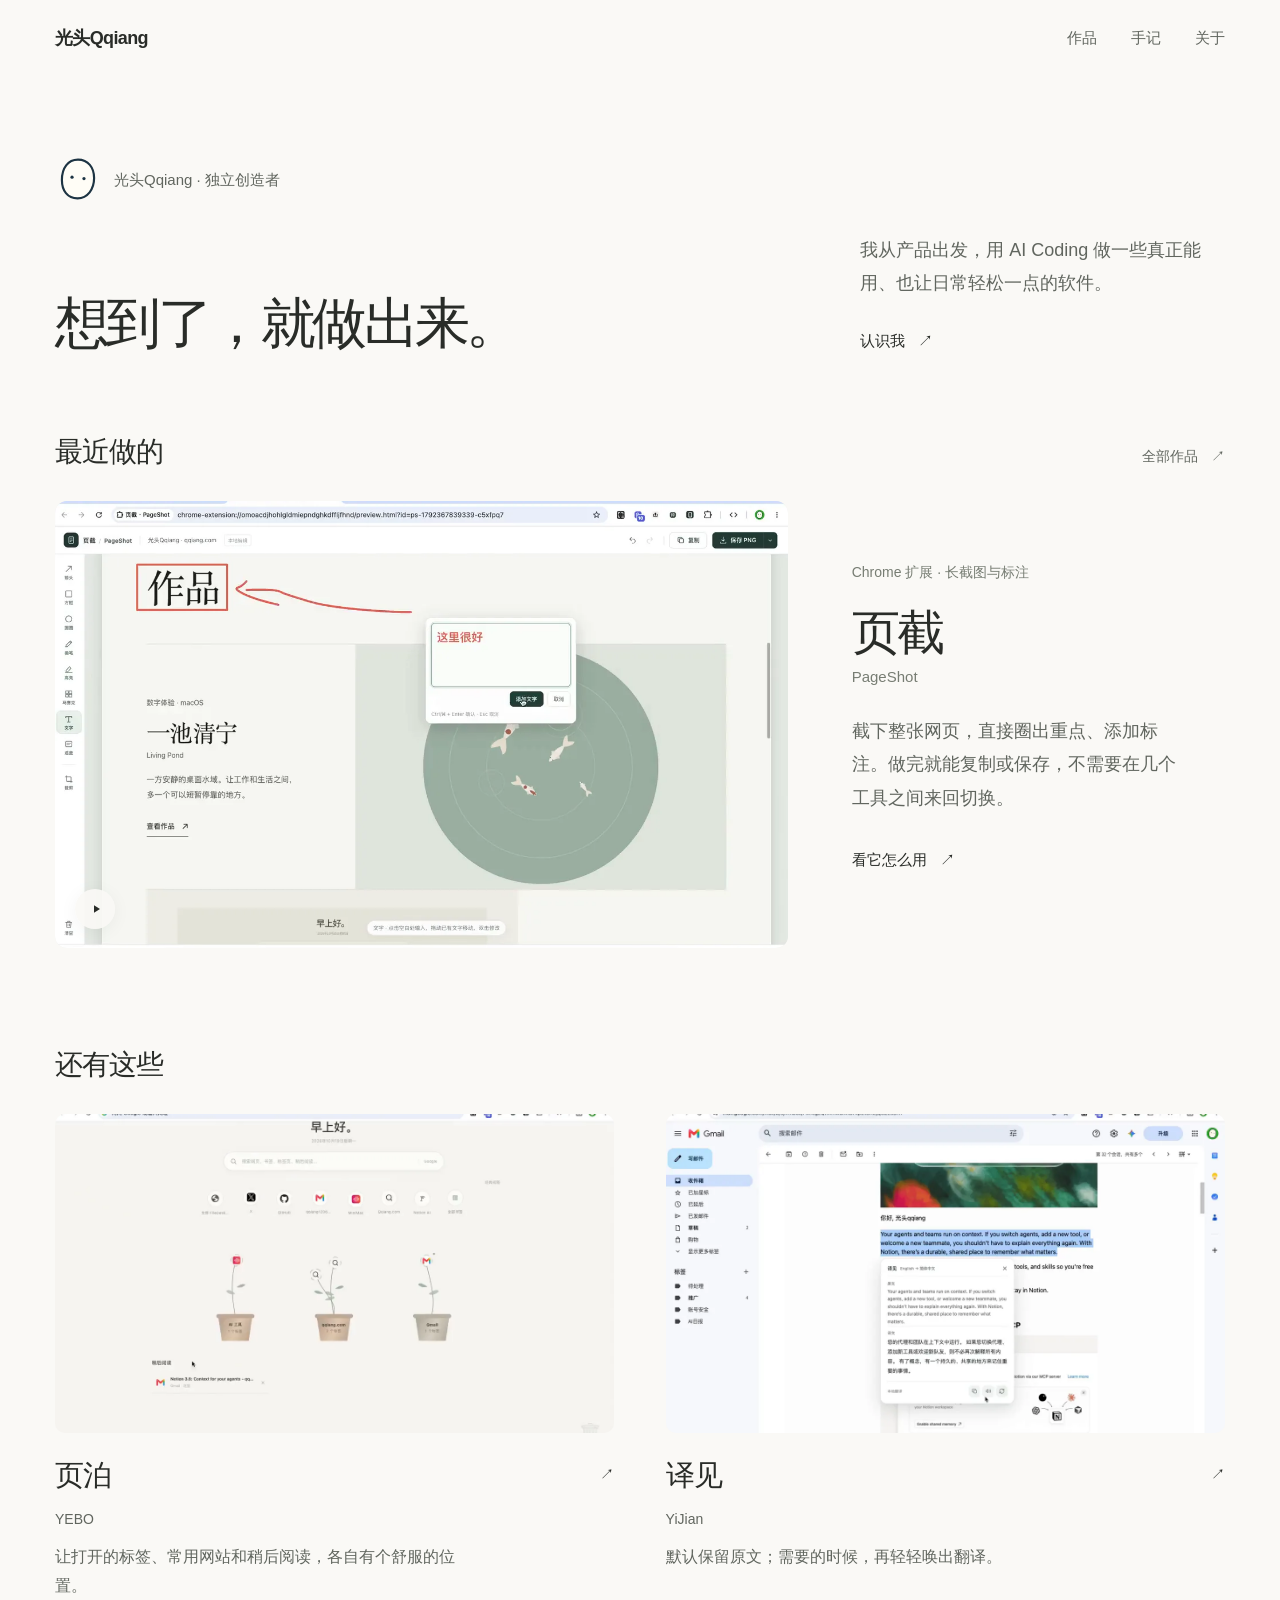
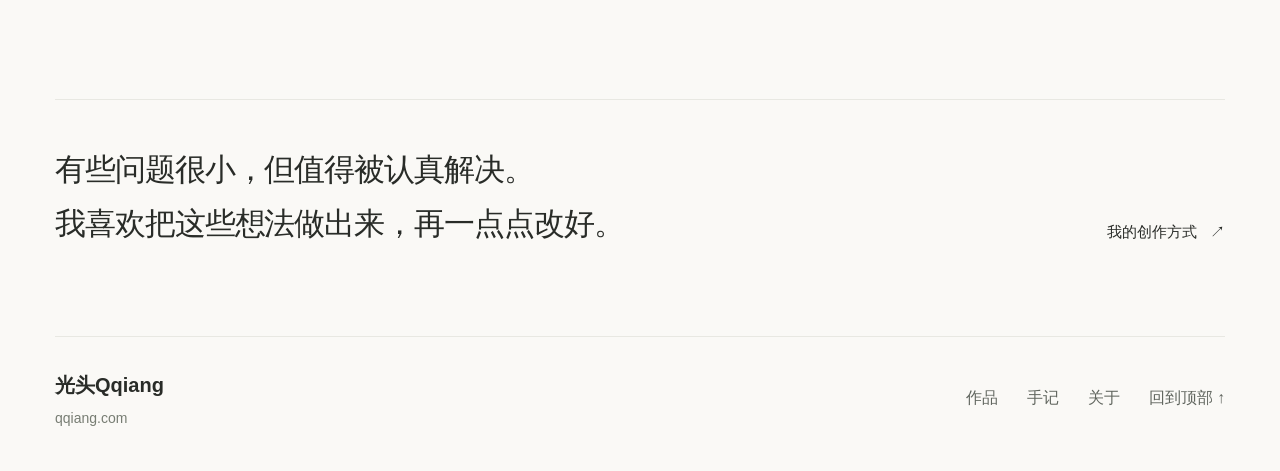
<file: v3.8-studio-preview.html>
<!doctype html>
<html lang="zh-CN">
<head>
  <meta charset="utf-8" />
  <meta name="viewport" content="width=device-width,initial-scale=1,viewport-fit=cover" />
  <meta name="color-scheme" content="light" />
  <meta name="theme-color" content="#f8f8f5" />
  <meta name="qqiang-build" content="3.8.0-independent-studio" />
  <meta name="description" content="光头Qqiang，一名独立创造者。用 AI Coding，把想法做成好用、好玩的数字作品。" />
  <meta name="author" content="光头Qqiang" />
  <meta property="og:locale" content="zh_CN" />
  <meta property="og:type" content="website" />
  <meta property="og:title" content="光头Qqiang · 作品与手记" />
  <meta property="og:description" content="从实际使用出发，看看光头Qqiang 开发的浏览器工具如何工作。" />
  <meta property="og:url" content="https://qqiang.com/" />
  <meta name="twitter:card" content="summary" />
  <link rel="icon" type="image/svg+xml" href="data:image/svg+xml,%3Csvg xmlns='http://www.w3.org/2000/svg' viewBox='0 0 64 64'%3E%3Crect width='64' height='64' rx='9' fill='%23f8f8f5'/%3E%3Ccircle cx='30' cy='29' r='19' fill='none' stroke='%2320221f' stroke-width='4'/%3E%3Cpath d='M42 42l11 11' fill='none' stroke='%2320221f' stroke-width='4' stroke-linecap='square'/%3E%3C/svg%3E" />
  <title>光头Qqiang · 作品与手记</title>
  <style>
/* 光头Qqiang · V3.1 — FileDesk continuous product use demonstration */
:root {
  --paper:#f8f8f5;
  --ink:#20221f;
  --secondary:#565c54;
  --muted:#646a61;
  --line:#d9dcd4;
  --display:"Songti SC","STSong","Noto Serif CJK SC",serif;
  --text:-apple-system,BlinkMacSystemFont,"PingFang SC","Noto Sans CJK SC","Microsoft YaHei",sans-serif;
  --max-page:1320px;
  --page:min(var(--max-page),calc(100% - 112px));
  --type-caption:14px;
  --type-ui:16px;
  --type-body:18px;
  --type-lead:20px;
  --type-subhead:28px;
  --type-h3:32px;
  --type-section:clamp(38px,3.7vw,54px);
  --type-page:clamp(56px,6.2vw,88px);
  --type-hero:clamp(64px,7.4vw,108px);
  --font-body:var(--type-body);
  --font-ui:var(--type-ui);
  --font-note:var(--type-caption);
  --font-lead:var(--type-lead);
  --font-section:var(--type-section);
  --font-page:var(--type-page);
}
*,*::before,*::after{box-sizing:border-box}
html{scroll-behavior:smooth}
body{margin:0;background:var(--paper);color:var(--ink);font:400 var(--font-body)/1.8 var(--text);-webkit-font-smoothing:antialiased;text-rendering:optimizeLegibility}
button,input{font:inherit}button{cursor:pointer}button,a{-webkit-tap-highlight-color:transparent}a{color:inherit;text-decoration:none}
a:focus-visible,button:focus-visible{outline:2px solid #617a62;outline-offset:5px}::selection{background:#d1decf;color:var(--ink)}
.wrap{width:var(--page);margin-inline:auto}.page{min-height:calc(100vh - 78px)}
.serif{font-family:var(--display);font-weight:400}.muted{color:var(--muted)}
.caps{font:500 var(--font-note)/1.6 var(--text);letter-spacing:.01em}
.fade-in{opacity:0;transform:translateY(13px);transition:opacity .65s ease,transform .65s ease}.fade-in.visible{opacity:1;transform:none}
.arrow{font:400 var(--type-lead)/1 var(--text)}
.text-link{display:inline-flex;align-items:center;justify-content:space-between;gap:27px;border-bottom:1px solid currentColor;padding-bottom:7px;font-size:var(--font-ui);line-height:1.5;transition:gap .25s}.text-link:hover{gap:35px}
/* persistent navigation */
.site-head{height:78px;position:relative;z-index:9;display:flex;align-items:center;justify-content:space-between;width:var(--page);margin:auto;border-bottom:1px solid var(--line)}
.brand{font-size:var(--type-lead);font-weight:600;letter-spacing:-.025em;line-height:1;white-space:nowrap}.brand-qiang{letter-spacing:-.035em}
.nav{display:flex;gap:36px;align-items:center}.nav a{color:var(--secondary);font-size:var(--font-ui);line-height:1.5;transition:color .2s}.nav a.active,.nav a:hover{color:var(--ink)}.nav a.active{box-shadow:0 1px var(--ink)}
.menu-btn{display:none;background:none;border:0;font-size:var(--font-ui);color:var(--ink);padding:8px 0}.mobile-nav{display:none}
/* Home: one meaningful headline, one clear introduction */
.hero{min-height:calc(93svh - 78px);display:flex;flex-direction:column;justify-content:center;padding-top:64px;padding-bottom:54px}
.hero-body{display:grid;grid-template-columns:minmax(0,1.7fr) minmax(240px,.55fr);gap:5vw;align-items:end;margin:auto 0}
.hero-title{font:400 var(--type-hero)/1.35 var(--display);letter-spacing:-.065em;margin:0;white-space:nowrap}.hero-title .indent{display:block;margin-left:1em}
.hero-aside{padding-bottom:22px;max-width:330px}.hero-aside p{font-size:var(--type-body);line-height:2;margin:0 0 30px;color:var(--secondary)}
.hero-bottom{padding-top:32px;display:flex;justify-content:flex-start}.hero-bottom a{font-size:var(--font-ui);color:var(--secondary);display:inline-flex;align-items:center;gap:12px}
.intro{padding:96px 0 70px;display:grid;grid-template-columns:31% 1fr;gap:5%;border-top:1px solid var(--line)}
.section-label{font-size:var(--font-ui);color:var(--secondary);line-height:1.6}.section-title{font:400 var(--font-section)/1.55 var(--display);letter-spacing:-.055em;margin:-7px 0 0}
/* Featured work is editorial composition, not a tile dashboard */
.feature{display:grid;grid-template-columns:36% 64%;align-items:stretch;min-height:560px;border-top:1px solid var(--line)}
.feature.reverse{grid-template-columns:64% 36%}.feature.reverse .feature-copy{order:2;padding:68px 0 68px 13%}.feature.reverse .feature-stage{order:1}
.feature-copy{display:flex;flex-direction:column;justify-content:center;padding:68px 13% 68px 0}
.feature-number{font-size:var(--font-note);color:var(--muted);line-height:1.6}.feature-main{margin:34px 0 36px}.feature-category{font-size:var(--font-ui);color:var(--secondary)}
.feature-title{font:400 var(--type-section)/1.45 var(--display);letter-spacing:-.045em;margin:13px 0 1px}
.feature-en{font-size:var(--font-ui);color:var(--muted);line-height:1.7}
.feature-description{font-size:var(--font-body);line-height:1.95;color:var(--secondary);max-width:355px;margin:25px 0 0}
.feature-bottom a{display:inline-flex;align-items:center;gap:16px;border-bottom:1px solid var(--ink);font-size:var(--font-ui);padding-bottom:8px}
.feature-bottom a:hover{gap:25px}
.feature-stage{position:relative;overflow:hidden;min-height:560px;display:flex;align-items:center;justify-content:center;isolation:isolate}
.feature-stage.pond,.case-stage.pond{background:#e7ece5}.feature-stage.yebo,.case-stage.yebo{background:#e8e9e4}.feature-stage.pageshot,.case-stage.pageshot{background:#eeeae2}.feature-stage.yijian,.case-stage.yijian{background:#e7eae8}.feature-stage.filedesk,.case-stage.filedesk{background:#eeeae3}
.stage-note{position:absolute;bottom:22px;left:28px;z-index:4;font:400 var(--font-note)/1.5 var(--text);color:#4d564c;background:rgba(248,248,245,.7);padding:3px 6px}
.pond-scene{width:min(78%,630px);aspect-ratio:1.1;position:relative;max-height:520px;display:grid;place-items:center}.pond-disc{width:85%;aspect-ratio:1;border-radius:50%;position:absolute;background:#a8bbae;box-shadow:inset 0 0 0 1px #9fb2a5;overflow:hidden}.pond-disc::before{content:"";position:absolute;inset:11%;border:1px solid #d9e2d9a8;border-radius:50%}.pond-disc::after{content:"";position:absolute;inset:27%;border:1px solid #cad6cba6;border-radius:50%}.pond-scene svg{width:96%;position:relative;z-index:2;overflow:visible}.fish{opacity:1}
    .yebo-visual{width:78%;max-width:650px;aspect-ratio:1.17;position:relative;display:flex;align-items:center;justify-content:center}.browser-mock{width:100%;background:#fdfdf9;box-shadow:0 12px 35px #1d252010,0 0 0 1px #d5d7d0;aspect-ratio:1.45;padding:0 5%;display:flex;flex-direction:column}.browser-top{height:13%;border-bottom:1px solid #e5e6e1;display:flex;align-items:center;gap:6px}.browser-top i{width:5px;height:5px;border-radius:50%;background:#b8c0b5}.browser-word{margin:auto;font-size:var(--type-caption);letter-spacing:.12em;color:#8e948c}.browser-content{flex:1;display:flex;flex-direction:column;align-items:center;justify-content:center}.browser-greeting{font-family:var(--display);font-size:var(--type-page);letter-spacing:-.05em;color:#4c5a4e}.browser-search{height:37px;width:65%;border:1px solid #d6dbd2;margin-top:25px;display:flex;align-items:center;padding:0 14px;color:#adb2a9;font-size:var(--type-caption);justify-content:space-between}.browser-icons{display:flex;gap:16px;margin-top:26px}.browser-icons span{display:block;width:25px;height:25px;background:#e4e8e1;border-radius:6px}.browser-icons span:nth-child(2){background:#e8e3da}.browser-icons span:nth-child(3){background:#dfe4e6}.browser-icons span:nth-child(4){background:#e6e6df}.browser-icons span:nth-child(5){background:#e8e3df}.browser-floor{margin-bottom:17px;font-size:var(--type-caption);letter-spacing:.06em;color:#a1a69f;text-align:center}
    .pageshot-visual{width:76%;max-width:620px;aspect-ratio:1.15;position:relative;display:grid;place-items:center}.shot-paper{width:84%;aspect-ratio:1.09;background:#fbfaf7;border:1px solid #d7d3cc;position:relative;padding:9%;transform:rotate(-3deg)}.shot-title{width:60%;height:10%;background:#d5d6cf;margin-bottom:9%}.shot-line{height:3px;background:#d9d9d2;margin-bottom:5%;width:84%}.shot-line:nth-child(3){width:92%}.shot-line:nth-child(4){width:57%}.shot-photo{height:42%;background:#e3e7dc;margin-top:9%;display:flex;align-items:center;justify-content:center;position:relative}.shot-photo:before{content:"";width:46%;height:63%;border:1px solid #a8b5a4;border-radius:60% 60% 40% 40%;transform:rotate(-23deg)}.shot-select{position:absolute;border:1px solid #ab6751;top:17%;left:26%;width:56%;height:62%;transform:rotate(2deg)}.shot-select::before,.shot-select::after{content:"";position:absolute;width:5px;height:5px;background:#ab6751}.shot-select::before{left:-3px;top:-3px}.shot-select::after{right:-3px;bottom:-3px}.shot-caption{position:absolute;right:-7%;bottom:13%;font:400 var(--type-caption) var(--display);writing-mode:vertical-rl;color:#70665b;letter-spacing:.2em}
    .translate-visual{width:78%;max-width:640px;position:relative;display:grid;grid-template-columns:1fr 1fr;border-top:1px solid #b9c3b9;border-bottom:1px solid #b9c3b9;align-self:center}.trans-col{padding:65px 30px 80px}.trans-col+ .trans-col{border-left:1px solid #b9c3b9}.trans-word{font:400 var(--type-lead)/1.5 var(--display);letter-spacing:-.06em;margin:30px 0 22px}.trans-en{font:400 var(--type-lead)/1.55 var(--text)}.trans-sub{font:var(--type-caption)/1.9 var(--text);color:#8c968d;letter-spacing:.04em}.trans-highlight{background:linear-gradient(transparent 73%,#c7d6ca 0)}
    .file-visual{width:75%;max-width:600px;aspect-ratio:1.15;position:relative;display:flex;align-items:center;justify-content:center}.file-sheet{width:64%;height:78%;background:#fffefa;border:1px solid #d9d7d0;position:absolute;padding:10% 8%}.file-sheet.back{transform:translate(24px,-14px) rotate(8deg);background:#e2e3dd}.file-sheet.front{transform:translate(-18px,12px) rotate(-5deg);box-shadow:0 16px 20px #aaa59c16}.file-label{font-size:var(--type-caption);color:#7d887c;letter-spacing:.14em;margin-bottom:13%}.file-title{font:400 var(--type-body)/1.5 var(--display);color:#313a33;margin:0 0 14%}.file-rule{height:1px;background:#d3d6ce;margin:10% 0}.file-table{display:grid;grid-template-columns:1.4fr 1fr .7fr;gap:1px;background:#daddd4;border:1px solid #daddd4}.file-table span{height:22px;background:#fffefa;display:flex;align-items:center;padding-left:6px;font-size:var(--type-caption);color:#8d948c}
    
/* bottom of home */
.work-more{padding:65px 0 105px;border-top:1px solid var(--line);display:flex;align-items:center;justify-content:space-between;gap:24px}
.work-more p{font-size:var(--font-body);margin:0;color:var(--secondary)}
.closing{padding:120px 0 125px;border-top:1px solid var(--line)}.closing h2{font:400 var(--type-section)/1.5 var(--display);letter-spacing:-.06em;margin:0 0 42px}.closing-bottom{display:flex;justify-content:flex-start}
.site-footer{border-top:1px solid var(--line);padding:35px 0 40px;display:flex;align-items:center;justify-content:space-between;gap:30px;font-size:var(--font-ui)}
.site-footer .name{font-weight:600;font-size:var(--type-body)}.foot-domain{font-size:var(--font-note);color:var(--muted);margin-top:3px}.foot-right{display:flex;gap:29px;align-items:center}.foot-right a{color:var(--secondary)}.foot-right a:hover{text-decoration:underline;text-underline-offset:4px}
/* inner landing pages */
.inner-intro{padding:102px 0 78px}.inner-intro h1{font:400 var(--font-page)/1.35 var(--display);letter-spacing:-.06em;margin:0 0 20px}
.inner-intro .subline{font-size:var(--font-body);line-height:1.95;max-width:680px;color:var(--secondary);margin:0}
.works-toolbar{padding:0 0 19px;display:flex;justify-content:flex-end}.filters{display:flex;gap:30px;align-items:center}.filter{padding:8px 0;background:none;border:0;font-size:var(--font-ui);color:var(--muted)}.filter.active{color:var(--ink);border-bottom:1px solid var(--ink)}
.works-list{border-top:1px solid var(--line);margin-bottom:110px}.works-row{display:grid;grid-template-columns:70px minmax(0,1fr) 29% 28px;align-items:center;gap:16px;border-bottom:1px solid var(--line);padding:28px 0;min-height:133px;transition:padding .25s,background .25s}
.works-row:hover{padding-inline:12px;background:#f0f1ec}.works-row .idx{font-size:var(--font-note);color:var(--muted)}.works-row .wcn{font:400 var(--type-h3)/1.45 var(--display);letter-spacing:-.035em}.works-row .wen{font-size:var(--font-ui);color:var(--muted);margin-top:2px}.works-row .wcategory{font-size:var(--font-ui);color:var(--secondary)}.works-row .wgo{font-size:var(--type-lead);line-height:1;justify-self:end}.works-empty{padding:70px 0;font-size:var(--font-body)}
/* each product: no empty captions, no duplicate slogans */
.case-top{padding:67px 0 72px}.case-back{display:inline-flex;align-items:center;gap:13px;font-size:var(--font-ui);color:var(--secondary)}.case-back:hover{color:var(--ink)}
.case-head{display:grid;grid-template-columns:minmax(0,1.2fr) minmax(0,.75fr);gap:8%;align-items:end;padding-top:80px}
.case-head h1{font:400 var(--font-page)/1.25 var(--display);letter-spacing:-.06em;margin:0 0 2px}.case-head .en-name{font-size:var(--type-lead);color:var(--muted)}
.case-head .case-lead{font-size:var(--font-lead);line-height:1.75;padding-bottom:12px;color:var(--secondary);max-width:440px}
.case-meta{display:flex;flex-wrap:wrap;gap:12px 28px;border-top:1px solid var(--line);padding:20px 0 0;margin-top:65px;color:var(--secondary);font-size:var(--font-ui)}.case-meta span:not(:last-child)::after{content:'·';margin-left:28px;color:#8e958b}
.case-stage{height:min(65vw,700px);min-height:400px;width:100%;display:grid;place-items:center;position:relative;overflow:hidden}
.case-stage .pond-scene{width:min(70%,600px)}.case-stage .yebo-visual{width:min(72%,750px)}.case-stage .pageshot-visual{width:min(70%,650px)}.case-stage .translate-visual{width:min(72%,700px)}.case-stage .file-visual{width:min(67%,650px)}
.case-textblock{padding:105px 0 110px;display:grid;grid-template-columns:25% minmax(0,1fr);gap:6%;border-bottom:1px solid var(--line)}
.case-textblock .case-index{font-size:var(--font-ui);color:var(--secondary);padding-top:14px}
.case-textblock h2{font:400 var(--type-section)/1.55 var(--display);letter-spacing:-.045em;margin:0 0 35px}
.case-textblock p{font-size:var(--type-body);line-height:2.03;color:var(--secondary);max-width:690px;margin:0 0 23px}
.case-highlights{padding-top:90px}.case-highlights>h2{font:400 var(--type-section)/1.5 var(--display);letter-spacing:-.045em;margin:0}.case-points{display:grid;grid-template-columns:repeat(3,minmax(0,1fr));gap:5%;padding:38px 0 115px}
.case-points article{border-top:1px solid var(--line);padding-top:26px}.case-points h3{font:400 var(--type-subhead)/1.5 var(--display);margin:0 0 18px}.case-points p{font-size:var(--type-ui);line-height:1.95;color:var(--secondary);max-width:360px;margin:0}
.case-next{border-top:1px solid var(--line);padding:75px 0 100px;display:flex;justify-content:space-between;align-items:center;gap:24px}
.case-next .next-label{font-size:var(--font-ui);color:var(--muted);display:block;margin-bottom:15px}.case-next .next-name{font:400 var(--type-section)/1.5 var(--display)}.case-next .next-icon{font-size:var(--type-section)}
/* Journal, rich content never reduced to decorative sizes */
.notes-list{margin-bottom:110px;border-top:1px solid var(--line)}.notes-row{display:grid;grid-template-columns:130px minmax(0,1fr) 26px;gap:4%;align-items:center;border-bottom:1px solid var(--line);min-height:144px;padding:24px 0;transition:padding .2s}.notes-row:hover{padding-left:10px}.notes-row .date{font-size:var(--font-note);color:var(--muted)}.notes-row h2{font:400 var(--type-h3)/1.55 var(--display);margin:0}.notes-row .note-desc{font-size:var(--font-ui);color:var(--secondary);margin-top:5px}.notes-row .narrow{font-size:var(--type-subhead);justify-self:end}
.article-wrap{max-width:900px;margin:0 auto;padding:65px 0 120px}.article-head{border-bottom:1px solid var(--line);padding:80px 0 58px}.article-head h1{font:400 var(--type-section)/1.45 var(--display);letter-spacing:-.055em;margin:18px 0 10px}.article-title-break{display:block}.article-head .article-sub{font-size:var(--font-body);color:var(--secondary);line-height:1.9}.article-date{font-size:var(--font-ui);color:var(--secondary)}
.article-body{max-width:700px;margin:62px auto 0}.article-body p{font-size:var(--type-body);line-height:2.08;color:#434a42;margin:0 0 27px;letter-spacing:.005em}.article-body h2{font:400 var(--type-h3)/1.5 var(--display);margin:72px 0 25px}
/* About & lab */
.about-block{display:grid;grid-template-columns:40% 1fr;gap:7%;padding:80px 0 110px;border-top:1px solid var(--line)}
.about-big{font:400 var(--type-section)/1.55 var(--display);letter-spacing:-.05em;margin:0}.about-body{padding-top:5px}.about-body p{font-size:var(--type-body);line-height:2.08;color:var(--secondary);margin:0 0 25px;max-width:690px}
.lab-list{display:grid;grid-template-columns:repeat(3,minmax(0,1fr));gap:26px;padding:0 0 115px}
.lab-item{border-top:1px solid var(--line);border-bottom:1px solid var(--line);min-height:420px;padding:24px 0 28px;display:flex;flex-direction:column;justify-content:space-between}
.lab-art{height:190px;display:grid;place-items:center}.lab-name{font:400 var(--type-h3)/1.5 var(--display)}.lab-desc{font-size:var(--font-body);line-height:1.9;color:var(--secondary);margin:12px 0 0}.lab-state{font-size:var(--font-ui);color:var(--muted);margin:0}
@media(max-width:1100px){:root{--page:calc(100% - 76px)}.hero-title{font-size:var(--type-page)}.feature,.feature-stage{min-height:500px}.feature-copy,.feature.reverse .feature-copy{padding-top:54px;padding-bottom:54px}}
@media(max-width:750px){
  :root{--page:calc(100% - 40px);--font-body:16px;--font-ui:15px;--font-lead:19px;--font-page:clamp(49px,11.5vw,69px)}
  .site-head{height:66px}.brand{font-size:var(--type-lead)}.nav{display:none}.menu-btn{display:block}.mobile-nav{display:flex;position:absolute;top:66px;left:-20px;right:-20px;background:var(--paper);border-bottom:1px solid var(--line);padding:24px 20px 30px;flex-direction:column;gap:22px;box-shadow:0 12px 14px #252a240a}.mobile-nav a{font-size:var(--type-body)}
  .page{min-height:calc(100vh - 66px)}.hero{min-height:calc(100svh - 66px);padding-top:52px;padding-bottom:37px}.hero-body{grid-template-columns:1fr;gap:48px;align-items:start;margin:auto 0;min-width:0}.hero-title{font-size:var(--type-page);line-height:1.39}.hero-title .indent{margin-left:.68em}.hero-aside{padding:0;margin-left:auto;max-width:350px}.hero-aside p{font-size:var(--type-ui);line-height:1.85;margin-bottom:18px}.hero-bottom{padding-top:25px}
  .intro{padding:75px 0 55px;grid-template-columns:1fr;gap:21px}.section-title{font-size:var(--type-h3);line-height:1.55;margin:0}
  .feature,.feature.reverse{display:flex;flex-direction:column;min-height:unset;padding-bottom:38px}.feature-copy,.feature.reverse .feature-copy{order:0;padding:31px 0 28px;display:flex}.feature-main{margin:20px 0 22px}.feature-title{font-size:var(--type-section);margin:6px 0 0}.feature-en{font-size:var(--type-ui)}.feature-description{margin:15px 0 0;font-size:var(--type-ui);line-height:1.9;max-width:440px}.feature-stage,.feature.reverse .feature-stage{order:1;min-height:0;height:auto;aspect-ratio:1.15}.stage-note{left:12px;bottom:11px;font-size:var(--type-caption);padding:2px 3px}
  .pond-scene{width:86%}.yebo-visual,.translate-visual{width:86%}.pageshot-visual{width:82%}.file-visual{width:88%}.trans-col{padding:26px 12px 38px}.trans-word{font-size:var(--type-body);margin:15px 0 12px}.trans-en{font-size:var(--type-ui)}.trans-sub{font-size:var(--type-caption)}.shot-caption{right:-4%}
  .work-more{padding:45px 0 78px;align-items:flex-start;flex-direction:column;gap:15px}.closing{padding:90px 0 100px}.closing h2{font-size:var(--type-section);line-height:1.55}
  .site-footer{padding:28px 0 33px;align-items:flex-start;flex-direction:column;gap:18px}.foot-right{gap:24px;flex-wrap:wrap}
  .inner-intro{padding:77px 0 57px}.inner-intro .subline{font-size:var(--type-ui)}.works-toolbar{justify-content:flex-start;padding-bottom:19px}.filters{gap:25px}
  .works-list{margin-bottom:84px}.works-row{grid-template-columns:40px minmax(0,1fr) 22px;gap:9px;min-height:120px;padding:20px 0}.works-row .wcn{font-size:var(--type-h3)}.works-row .wen{font-size:var(--type-caption)}.works-row .wcategory{grid-column:2;grid-row:2;font-size:var(--type-caption)}.works-row .wgo{grid-column:3;grid-row:1/3;font-size:var(--type-lead)}
  .case-top{padding:50px 0 54px}.case-head{grid-template-columns:1fr;gap:25px;padding-top:54px}.case-head h1{font-size:var(--type-page)}.case-head .en-name{font-size:var(--type-lead)}.case-head .case-lead{font-size:var(--type-lead);padding:0}.case-meta{font-size:var(--type-caption);gap:8px 20px;margin-top:37px}.case-meta span:not(:last-child)::after{margin-left:20px}
  .case-stage{min-height:0;height:auto;aspect-ratio:1.08}.case-stage .pond-scene,.case-stage .yebo-visual,.case-stage .pageshot-visual,.case-stage .translate-visual,.case-stage .file-visual{width:82%}
  .case-textblock{padding:75px 0 70px;grid-template-columns:1fr;gap:21px}.case-textblock .case-index{padding:0}.case-textblock h2{font-size:var(--type-h3);line-height:1.5;margin:0 0 26px}.case-textblock p{font-size:var(--type-body);line-height:2;margin-bottom:18px}
  .case-highlights{padding-top:65px}.case-highlights>h2{font-size:var(--type-h3)}.case-points{grid-template-columns:1fr;gap:34px;padding:26px 0 90px}.case-points article{padding-top:20px}.case-points h3{font-size:var(--type-subhead);margin-bottom:10px}.case-points p{font-size:var(--type-ui)}.case-next{padding:60px 0 80px}.case-next .next-name{font-size:var(--type-h3)}.case-next .next-icon{font-size:var(--type-h3)}
  .notes-list{margin-bottom:90px}.notes-row{grid-template-columns:minmax(0,1fr) 22px;gap:8px;min-height:120px}.notes-row .date{grid-column:1;font-size:var(--type-caption);margin-bottom:10px}.notes-row h2{font-size:var(--type-subhead);line-height:1.55}.notes-row .note-desc{font-size:var(--type-ui)}.notes-row .narrow{grid-column:2;grid-row:1/3}
  .article-wrap{padding:55px 0 93px}.article-head{padding:60px 0 42px}.article-head h1{font-size:var(--type-section);margin-top:20px}.article-body{margin-top:48px}.article-body p{font-size:var(--type-body);line-height:2.08}
  .about-block{grid-template-columns:1fr;gap:35px;padding:60px 0 100px}.about-big{font-size:var(--type-section)}.about-body p{font-size:var(--type-body);line-height:2}.lab-list{grid-template-columns:1fr;gap:5px;padding-bottom:95px}.lab-item{min-height:330px;padding:22px 0}.lab-art{height:150px}.lab-name{font-size:var(--type-h3)}.lab-desc{font-size:var(--type-ui)}
}
@media(max-width:350px){.hero-title{font-size:var(--type-section)}.hero-title .indent{margin-left:.5em}.site-head{width:calc(100% - 32px)}:root{--page:calc(100% - 32px)}.case-head h1{font-size:var(--type-section)}.feature-stage .stage-note{font-size:var(--type-caption)}.filters{gap:18px}}
@media(prefers-reduced-motion:reduce){*,*::before,*::after{scroll-behavior:auto!important;animation:none!important;transition-duration:0ms!important}.fade-in{opacity:1;transform:none}}



/* V2.3 — Content proof, not visual decoration. Inherits V2.2 type scale. */
.fade-in{opacity:1;transform:none;transition:none}
.stage-cover-link{display:block;min-width:0;align-self:stretch;position:relative}
.stage-cover-link .feature-stage{min-height:100%;height:100%;transition:filter .28s ease}
.stage-cover-link:hover .feature-stage{filter:brightness(.985)}
.stage-cover-link:focus-visible{outline:2px solid #617a62;outline-offset:6px}
.feature.reverse .stage-cover-link{order:1}
.detail-demo{padding-top:108px;padding-bottom:106px;border-bottom:1px solid var(--line)}
.detail-demo-head{display:flex;align-items:baseline;justify-content:space-between;gap:32px;margin-bottom:30px}
.detail-demo-head h2{font:400 var(--type-section)/1.5 var(--display);letter-spacing:-.045em;margin:0}
.detail-demo-head p{max-width:420px;margin:0;color:var(--secondary);font-size:var(--font-body);line-height:1.8}
.demo-surface{position:relative;min-height:430px;display:flex;align-items:center;justify-content:center;overflow:hidden}
.demo-footer{display:flex;align-items:center;justify-content:space-between;gap:22px;padding-top:19px}
.demo-footer .demo-hint{font-size:var(--font-note);color:var(--secondary)}
.demo-reset,.demo-action,.demo-tab{border:0;background:transparent;color:var(--ink);font-size:var(--font-ui)}
.demo-reset{padding:5px 0;border-bottom:1px solid #9aa29a;white-space:nowrap}
.demo-action{padding:10px 17px;border:1px solid var(--ink);min-height:45px;transition:background .2s,color .2s}
.demo-action:hover{background:var(--ink);color:var(--paper)}
.demo-pond:focus-visible,.demo-shot-canvas:focus-visible{outline:2px solid #617a62;outline-offset:4px}
.demo-surface button:focus-visible{outline:2px solid #617a62;outline-offset:4px}
.demo-pond{background:#e7ece5;cursor:crosshair;min-height:470px}
.demo-pond-water{position:absolute;inset:0;width:100%;height:100%;pointer-events:none}
.demo-pond{background:#b9cbbd}
.demo-overlay-hint{position:absolute;bottom:28px;left:34px;font-size:var(--font-ui);color:#3b4f43;pointer-events:none}
.demo-ripple{pointer-events:none;position:absolute;width:16px;height:16px;border:1px solid rgba(246,252,248,.91);border-radius:50%;transform:translate(-50%,-50%) scale(.15);animation:demo-ripple 1.45s cubic-bezier(.12,.56,.25,1) forwards}
.demo-ripple::after{content:"";position:absolute;inset:-17px;border:1px solid rgba(250,253,250,.55);border-radius:50%}
@keyframes demo-ripple{to{opacity:0;transform:translate(-50%,-50%) scale(11)}}
.demo-yebo{background:#e8eae5;padding:44px 7%}
.demo-browser{width:min(100%,900px);min-height:346px;background:#fbfbf9;border:1px solid #d3d8d1;display:flex;flex-direction:column;box-shadow:0 11px 35px #151b1510}
.demo-browser-bar{display:flex;align-items:center;justify-content:space-between;gap:12px;border-bottom:1px solid #e2e5df;padding:12px 23px;color:#515b51;font-size:var(--font-note)}
.demo-browser-main{max-width:600px;width:100%;margin:auto;padding:30px 25px 34px}
.demo-browser-greet{font:400 var(--type-h3)/1.5 var(--display);margin:0 0 16px}
.demo-browser-search{display:flex;justify-content:space-between;border:1px solid #d7ddd5;padding:8px 14px;color:#747d74;font-size:var(--font-ui);margin-bottom:20px}
.demo-tabbar{display:flex;gap:26px;border-bottom:1px solid #e1e6de}
.demo-tab{color:#667167;padding:8px 0 11px;border-bottom:2px solid transparent}
.demo-tab[aria-pressed=true]{color:#202820;border-color:#3d5440}
.demo-yebo-content{display:grid;grid-template-columns:repeat(2,minmax(0,1fr));gap:12px;padding-top:20px;min-height:90px}
.demo-yebo-item{border:1px solid #e0e4de;padding:12px 15px;min-width:0}
.demo-yebo-item strong{display:block;font-size:var(--font-ui);font-weight:500;color:#2e352d;line-height:1.5}
.demo-yebo-item span{display:block;font-size:var(--font-note);color:#6e776f;margin-top:4px}
.demo-pageshot{background:#efebe4;padding:44px 7%}
.demo-shot-frame{display:grid;grid-template-columns:90px minmax(0,1fr);width:min(100%,900px);min-height:360px;border:1px solid #d5d2ca;background:#f9f8f5}
.demo-shot-tools{border-right:1px solid #e2e0d9;display:flex;flex-direction:column;gap:17px;align-items:center;padding:29px 6px;font-size:var(--font-ui);color:#666c62}
.demo-shot-tools .current{border-bottom:1px solid var(--ink);color:var(--ink)}
.demo-shot-canvas{position:relative;margin:20px;background:white;overflow:hidden;touch-action:none;user-select:none;cursor:crosshair;border:1px solid #e5e3df;padding:33px 35px;min-height:315px}
.demo-shot-title{font:400 var(--type-subhead)/1.5 var(--display);margin:0 0 23px}
.demo-shot-line{height:8px;background:#edf0e9;margin-bottom:13px;width:86%}
.demo-shot-line.short{width:62%}
.demo-shot-photo{width:64%;height:92px;background:#e4eae2;margin-top:24px;display:flex;align-items:center;justify-content:center}
.demo-shot-photo span{font:400 var(--type-lead)/1.4 var(--display);color:#667968}
.demo-selection{position:absolute;border:2px solid #aa7058;background:#aa70581c;pointer-events:none;min-width:1px;min-height:1px}
.demo-yijian{background:#e8edeb;padding:40px 7%}
.demo-translate-panel{width:min(100%,760px);background:#fafbf9;padding:clamp(25px,4vw,54px);border:1px solid #d5dfd9}
.demo-translate-original{font:400 var(--type-subhead)/1.5 var(--text);letter-spacing:-.02em;max-width:650px;margin:0 0 26px}
.demo-translate-result{font:400 var(--type-subhead)/1.6 var(--display);color:#314c3b;padding:26px 0 18px;border-top:1px solid #d8e2da;margin-top:28px}
.demo-translate-result[hidden]{display:none}
.demo-filedesk{background:#eeeae2;padding:45px 6%}
.demo-file-frame{width:min(100%,850px);background:#fbfaf7;padding:31px clamp(19px,4vw,45px);border:1px solid #d9d7cf}
.demo-file-top{display:flex;align-items:center;justify-content:space-between;gap:15px;margin-bottom:28px}
.demo-file-top strong{font:500 var(--type-body)/1.5 var(--text)}
.demo-file-raw{padding:26px;background:#f2f0ea;border:1px solid #e4e2db;color:#4f554e;font-size:var(--font-ui);line-height:2.2;min-height:142px}
.demo-file-table{width:100%;border-collapse:collapse;font-size:var(--font-ui)}
.demo-file-table th,.demo-file-table td{padding:11px 13px;border:1px solid #d9ddd5;text-align:left;font-weight:400;line-height:1.6}
.demo-file-table th{background:#edf1ea;font-weight:500}
.demo-file-table td[contenteditable=true]:focus{outline:2px solid #75927b;outline-offset:-2px;background:white}
.demo-file-result[hidden],.demo-file-raw[hidden]{display:none}
.demo-file-help{margin:15px 0 0;color:#646c64;font-size:var(--font-note)}
.demo-animate{animation:demo-reveal .35s ease-out both}
@keyframes demo-reveal{from{opacity:0;transform:translateY(6px)}to{opacity:1;transform:translateY(0)}}
@media(max-width:750px){
  .stage-cover-link,.feature.reverse .stage-cover-link{order:1;width:100%}
  .stage-cover-link .feature-stage{min-height:0;height:auto;aspect-ratio:1.15}
  .detail-demo{padding-top:68px;padding-bottom:69px}
  .detail-demo-head{display:block;margin-bottom:24px}.detail-demo-head h2{font-size:var(--type-h3)}.detail-demo-head p{margin-top:10px;font-size:var(--type-ui)}
  .demo-surface{min-height:335px}
  .demo-pond{min-height:360px}.demo-overlay-hint{bottom:17px;left:18px}
  .demo-yebo,.demo-pageshot,.demo-yijian,.demo-filedesk{padding:18px 12px}
  .demo-browser{min-height:335px}.demo-browser-main{padding:22px 17px 28px}.demo-browser-bar{padding:10px 17px}
  .demo-browser-greet{font-size:var(--type-subhead)}.demo-browser-search{font-size:var(--type-caption)}.demo-yebo-content{grid-template-columns:1fr 1fr;gap:7px}.demo-yebo-item{padding:10px 9px}
  .demo-shot-frame{grid-template-columns:57px minmax(0,1fr);min-height:335px}.demo-shot-tools{font-size:var(--type-caption);gap:16px}.demo-shot-canvas{margin:10px;padding:22px 12px;min-height:311px}.demo-shot-title{font-size:var(--type-lead)}.demo-shot-photo{width:85%;height:90px}
  .demo-translate-original{font-size:var(--type-subhead)}.demo-translate-panel{padding:24px 20px}.demo-translate-result{font-size:var(--type-lead)}
  .demo-file-frame{padding:22px 14px}.demo-file-top{flex-direction:column;align-items:flex-start}.demo-file-raw{padding:17px 12px}.demo-file-table th,.demo-file-table td{padding:9px 7px;font-size:var(--type-caption)}
  .demo-footer{align-items:start}.demo-footer .demo-hint{font-size:var(--type-caption)}
}
@media(prefers-reduced-motion:reduce){.demo-animate,.demo-ripple{animation:none!important}.demo-ripple{opacity:.4;transform:translate(-50%,-50%) scale(6)}}

  
/* V2.3.1 — content-first refinement: remove decorative microcopy at its structural source. */
.intro{grid-template-columns:1fr;padding:91px 0 63px}
.intro .section-title{margin:0;font-size:var(--type-page)}
.feature-copy{padding-top:64px;padding-bottom:64px}
.feature-main{margin:0 0 37px}
.work-more{justify-content:flex-end}
.works-row{grid-template-columns:minmax(0,1fr) 29% 28px}
.case-meta{gap:12px 27px}
.case-textblock{display:block;padding:103px 0 112px}
.case-copy{width:min(75%,740px);margin-left:auto;margin-right:0}
.case-copy h2{margin-top:0}
.case-highlights{padding-top:0}
.case-points{padding:53px 0 95px;gap:5%}
.case-points article{padding-top:27px}
.case-next{padding:70px 0 100px}
.case-next .next-name{display:inline-flex;align-items:center;gap:26px}
.case-next .next-arrow{font:400 var(--type-caption)/1 var(--text)}
.lab-item{min-height:350px}
.lab-item .lab-desc{margin-bottom:10px}
.detail-demo{padding-top:0;padding-bottom:32px;border-bottom:0}
.demo-surface{min-height:480px}
.demo-footer{justify-content:flex-end;padding-top:16px}
.demo-footer:empty{display:none}
.article-head{padding-bottom:45px}
@media(max-width:750px){
  .intro{padding:72px 0 46px}
  .intro .section-title{font-size:var(--type-section)}
  .feature-main{margin:0 0 22px}
  .work-more{align-items:flex-end}
  .works-row{grid-template-columns:minmax(0,1fr) 22px}
  .works-row .wcategory{grid-column:1;grid-row:2}
  .works-row .wgo{grid-column:2;grid-row:1/3}
  .case-textblock{padding:71px 0 73px}
  .case-copy{width:100%;margin:0}
  .case-highlights{padding-top:0}
  .case-points{padding:30px 0 75px}
  .detail-demo{padding-top:0;padding-bottom:16px}
  .demo-surface{min-height:350px}
  .case-next{padding:53px 0 70px}
  .lab-item{min-height:290px}
}

/* V2.5 / source-verified work photography and interaction */
.asset-stage {background:#eeefe9;display:flex;align-items:center;justify-content:center;padding:clamp(14px,3vw,42px);overflow:hidden}
.asset-stage img {display:block;width:100%;height:auto;max-height:520px;object-fit:contain;filter:none}
.asset-pageshot {background:#e8ece8}
.asset-pageshot img {border:1px solid #d8ddd7;box-shadow:0 18px 42px rgba(37,47,40,.07);width:100%}
.asset-yebo {background:#f0efe9}
.asset-yebo img {mix-blend-mode:multiply;max-height:520px}
.case-showcase {padding-bottom:0}
.showcase-modes {display:flex;gap:32px;align-items:center;justify-content:flex-end;padding:0 0 24px}
.showcase-modes button {font-family:var(--text);font-size:var(--type-ui);line-height:1.55;color:var(--secondary);background:none;border:0;border-bottom:1px solid transparent;padding:0 0 9px}
.showcase-modes button[aria-pressed="true"] {color:var(--ink);border-bottom-color:var(--ink)}
.case-showcase .case-stage {width:100%;min-height:560px}
.case-showcase .detail-demo {width:100%;padding:0;border:none}
.case-showcase .detail-demo .demo-surface {min-height:560px}
[data-showcase-pane][hidden] {display:none!important}
.feature-copy .feature-main {margin-top:0}
@media(max-width:750px){
  .asset-stage{padding:14px}
  .asset-stage img{max-height:400px}
  .showcase-modes{justify-content:flex-start;gap:28px;padding-bottom:18px}
  .showcase-modes button{font-size:var(--type-ui)}
  .case-showcase .case-stage{min-height:0;aspect-ratio:1.05}
  .case-showcase .detail-demo .demo-surface{min-height:0}
  .case-showcase .asset-yebo img{max-height:420px}
  .case-showcase .asset-pageshot img{max-height:410px}
}
@media(prefers-reduced-motion:reduce){.asset-stage img{transition:none}}


/* V2.5: quiet, functional image gallery, no numbering or overlays */
.asset-filedesk{background:#f1f2ed}
.asset-filedesk img{border:1px solid #e5e8e2;box-shadow:0 10px 27px rgba(26,44,32,.035)}
.work-gallery{position:relative;outline-offset:5px}
.work-gallery-controls{position:absolute;bottom:19px;right:19px;display:flex;gap:1px;background:rgba(252,252,250,.95);border:1px solid #dcded8}
.work-gallery-controls button{width:49px;height:48px;border:0;background:transparent;color:var(--ink);font:400 var(--type-lead)/1 var(--text);cursor:pointer}
.work-gallery-controls button+button{border-left:1px solid #dcded8}
.work-gallery-controls button:hover{background:#e8ebe5}
.work-gallery-controls button:focus-visible{outline:2px solid #567258;outline-offset:-4px}
@media(max-width:750px){.asset-filedesk img{max-height:410px}.work-gallery-controls{right:11px;bottom:11px}.work-gallery-controls button{width:43px;height:43px}}


/* V2.6 — FileDesk workbench: derived from the actual FileDesk flow, not a generic material-list toggle. */
.fd-play{background:#edeae3;width:100%;padding:clamp(16px,4.5vw,54px);min-height:560px;display:flex;align-items:center;justify-content:center}
.fd-app{background:#fafaf7;border:1px solid #e4e3dc;width:min(100%,1000px);min-height:448px;display:flex;flex-direction:column}
.fd-head{border-bottom:1px solid #e3e4de;padding:17px 27px;font-size:var(--type-body);line-height:1.6}
.fd-head strong{font-weight:600}.fd-head span{font-weight:400;color:#727872;margin-left:8px}
.fd-empty{padding:40px 30px 48px;text-align:center;flex:1}
.fd-empty h3,.fd-work-head h3{font:400 var(--type-h3)/1.3 var(--display);margin:0 0 26px}
.fd-drop{border:1px dashed #acb3ab;cursor:pointer;width:min(100%,540px);min-height:230px;margin:0 auto;padding:29px 20px;display:flex;flex-direction:column;align-items:center;justify-content:center;gap:15px;background:#f7f8f3}
.fd-drop.over,.fd-drop:hover{background:#eef2eb;border-color:#6d836f}
.fd-drop svg{height:49px;color:#587160}.fd-drop strong{font-size:var(--type-body);font-weight:500}.fd-drop span{font-size:var(--type-ui);color:#616c64}
.fd-sample{border:0;border-bottom:1px solid #777f75;background:transparent;padding:12px 0 4px;margin-top:16px;font-size:var(--type-ui);color:#34493d;cursor:pointer}
.fd-loaded{padding:33px clamp(18px,4vw,38px) 42px}
.fd-work-head{display:flex;align-items:start;justify-content:space-between;gap:14px;margin-bottom:20px}
.fd-work-head h3{margin:0}.fd-work-head button,.fd-options button,.fd-output-footer button{background:transparent;border:0;border-bottom:1px solid #777f75;padding:8px 0;color:#324338;font-size:var(--type-ui);cursor:pointer}
.fd-work-grid{display:grid;grid-template-columns: minmax(165px,.8fr) minmax(0,1.8fr);gap:20px}
.fd-work-files,.fd-work-actions{background:#f3f3ef;border:1px solid #e1e3dc;padding:22px;min-width:0}
.fd-work-files p,.fd-work-actions p{margin:0 0 18px;font-size:var(--type-ui);color:#616c62}
.fd-work-files strong{display:block;overflow-wrap:anywhere;font-size:var(--type-body);font-weight:500;line-height:1.6}
.fd-work-files>span{display:block;margin-top:8px;font-size:var(--type-caption);color:#69746c}
.fd-options{margin-bottom:12px}.fd-output p{margin:10px 0;font-size:var(--type-ui);color:#627065}
.fd-grid-scroll{width:100%;overflow-x:auto;background:white;border:1px solid #dadfd9}
.fd-table{width:100%;border-collapse:collapse;min-width:420px;font:400 var(--type-ui)/1.6 var(--text)}
.fd-table th{font-weight:500;background:#e8eee6;white-space:nowrap}.fd-table td,.fd-table th{padding:10px 12px;border-bottom:1px solid #e0e4df;border-right:1px solid #e0e4df;text-align:left}
.fd-table td:focus{outline:2px solid #5f8a65;outline-offset:-2px;background:#fff}
.fd-output-footer{text-align:right;margin-top:15px}.fd-local-image{max-width:100%;height:auto;max-height:290px;display:block;object-fit:contain;background:white}.fd-local-pdf{width:100%;min-height:300px;border:1px solid #e3e5df;background:white}
.asset-yijian{background:#f0f1ed}.asset-yijian img{box-shadow:0 14px 36px rgba(39,54,41,.055);max-height:510px;width:auto;max-width:100%;border:1px solid #e2e5de}
@media(max-width:750px){.fd-play{padding:14px;min-height:0}.fd-app{min-height:430px}.fd-empty{padding:28px 14px}.fd-drop{min-height:210px}.fd-work-grid{grid-template-columns:1fr;gap:12px}.fd-loaded{padding:20px 14px}.fd-work-files,.fd-work-actions{padding:16px}.fd-work-head h3{font-size:var(--type-subhead)}.fd-work-head button{font-size:var(--type-ui)}.fd-head{padding:14px 18px}}


/* V2.7 — authentic FileDesk conversion, editorial minimalism */
.fd27{background:#efeee8;padding:clamp(13px,3vw,45px);width:100%}
.fd27-workspace{max-width:950px;margin:0 auto;background:#fbfbf8;border:1px solid #dddcd5;padding:clamp(22px,4vw,53px)}
.fd27-intro{margin-bottom:37px}.fd27-intro h2{font:400 var(--type-h3)/1.35 var(--display);letter-spacing:-.035em;margin:0 0 13px}
.fd27-intro p{font-size:var(--type-body);line-height:1.9;color:var(--secondary);margin:0}
.fd27-source{border-top:1px solid #dbded8;border-bottom:1px solid #dbded8;display:flex;justify-content:space-between;align-items:center;padding:20px 0;gap:15px}
.fd27-file{display:flex;align-items:center;min-width:0;gap:17px}.fd27-file>div:last-child{min-width:0}
.fd27-icon{display:grid;place-items:center;background:#e1ebe3;color:#345845;width:48px;height:52px;font-size:var(--type-lead);font-weight:600;flex-shrink:0}
.fd27-file strong,.fd27-file span{display:block;overflow-wrap:anywhere}.fd27-file strong{font-size:var(--type-body);font-weight:500;line-height:1.5}.fd27-file span{font-size:var(--type-ui);color:var(--secondary);line-height:1.8}
.fd27-source button,.fd27-plain{background:transparent;border:0;border-bottom:1px solid #778178;color:#34483b;padding:8px 0;font-size:var(--type-ui);white-space:nowrap}
.fd27-drop{border:1px dashed #b6bcb2;color:#616c62;text-align:center;padding:19px 16px;font-size:var(--type-ui);cursor:pointer;margin-top:20px;outline-offset:4px}
.fd27-drop:hover,.fd27-drop.dragover{background:#eef3ed;border-color:#6e826e}
.fd27-steps{display:flex;gap:21px;align-items:center;color:#526457;font-size:var(--type-ui);margin:28px 0}
.fd27-actions{display:flex;align-items:center;gap:28px;flex-wrap:wrap}
.fd27-primary{border:1px solid #253d30;background:#253d30;color:#fff;min-height:51px;padding:10px 23px;display:inline-flex;gap:24px;justify-content:space-between;align-items:center;font-size:var(--type-ui);line-height:1.4;text-decoration:none}
.fd27-primary:hover{background:#385740}.fd27-primary:disabled{opacity:.45;cursor:not-allowed}
.fd27-status{color:#55705a;font-size:var(--type-ui);line-height:1.7;min-height:20px;margin:18px 0 0}
.fd27-status.error{color:#a04436}.fd27-result{border-top:1px solid #d9dfd8;margin-top:20px;padding-top:28px}
.fd27-result[hidden]{display:none}
.fd27-result-header{display:flex;justify-content:space-between;gap:20px;align-items:baseline;margin-bottom:16px}
.fd27-result-header h3{font:400 var(--type-h3)/1.5 var(--display);margin:0}.fd27-result-header p{font-size:var(--type-ui);color:var(--secondary);margin:0}
.fd27-preview{overflow-x:auto;max-height:350px;overflow-y:auto;border:1px solid #dfe3dc;background:#fff;margin-bottom:23px}
.fd27-preview table{border-collapse:collapse;width:100%;min-width:590px;font-size:var(--type-ui);line-height:1.6}
.fd27-preview th,.fd27-preview td{text-align:left;padding:10px 13px;border:1px solid #e3e8e1;white-space:nowrap}
.fd27-preview th{font-weight:500;background:#ecf2eb;position:sticky;top:0}
.fd27-preview p{padding:15px;font-size:var(--type-ui)}
@media(max-width:750px){.fd27{padding:11px}.fd27-workspace{padding:22px 18px}.fd27-intro{margin-bottom:23px}.fd27-intro h2{font-size:var(--type-subhead)}.fd27-source{align-items:flex-start}.fd27-file{gap:10px}.fd27-icon{width:40px;height:46px}.fd27-source button{font-size:var(--type-ui)}.fd27-file strong{font-size:var(--type-ui)}.fd27-result-header{display:block}.fd27-result-header p{margin-top:6px}}

/* V2.8 — Seven projects, restrained editorial image treatment. */
.detail-image-link{display:block;outline-offset:4px}
.asset-elementcopy{background:#eeefeb}
.asset-elementcopy img{max-height:535px;width:auto;max-width:100%;object-fit:contain;box-shadow:0 12px 30px rgba(28,40,31,.035)}
.asset-gestureflow{background:#eeeae3}
.asset-gestureflow img{max-height:520px;max-width:100%;object-fit:contain;box-shadow:0 13px 31px rgba(28,40,31,.045)}
.case-showcase .asset-elementcopy img{max-height:610px}
.case-showcase .asset-gestureflow img{max-height:600px}
@media(max-width:750px){.asset-elementcopy img,.asset-gestureflow img{max-height:350px}.case-showcase .asset-elementcopy img,.case-showcase .asset-gestureflow img{max-height:430px}}


/* V2.9.0 — A case-study is content, not ornamental slogans. */
.site-footer .foot-top{border:0;padding:0;background:none;font:inherit;color:var(--secondary);cursor:pointer;line-height:inherit}
.site-footer .foot-top:hover{text-decoration:underline;text-underline-offset:4px}
.case-top{padding:56px 0 54px}
.case-head{grid-template-columns:minmax(0,.82fr) minmax(0,1.1fr);gap:9%;align-items:center;padding-top:64px}
.case-head .case-lead{max-width:640px;padding:0;margin:0;font-size:var(--type-lead);line-height:1.9;color:#454d45}
.case-head .en-name{margin-top:5px}
.case-story{padding:80px 0 84px}
.case-story-text{max-width:780px;margin-left:auto;margin-right:auto}
.case-story p{font-size:var(--type-body);line-height:2.05;color:var(--secondary);margin:0 0 26px}
.case-story p:last-child{margin-bottom:0}
.case-next{padding:55px 0 88px;border-top:1px solid var(--line)}
.case-next .next-name{font-size:var(--type-page);line-height:1.5}
.case-next .back-all{font-size:var(--font-ui);white-space:nowrap;border-bottom:1px solid var(--line);padding-bottom:5px}
@media(max-width:750px){
  .case-top{padding:43px 0 35px}
  .case-head{grid-template-columns:1fr;gap:20px;padding-top:44px}
  .case-head .case-lead{font-size:var(--type-body);line-height:1.9;max-width:100%}
  .case-story{padding:52px 0 62px}
  .case-story p{font-size:var(--type-ui);line-height:2;margin-bottom:20px}
  .case-next{padding:41px 0 66px;align-items:flex-start;flex-direction:column;gap:23px}
  .case-next .next-name{font-size:var(--type-h3)}
}


/* V2.9.0 — single, audited typography system. No view-level ad-hoc sizes. */
:root{--type-reading:var(--type-body);--type-reading-leading:1.94}
.hero-title{font-size:var(--type-hero)}
.brand,.site-footer .name{font-size:var(--type-lead)}
.hero-aside p,.about-body p,.feature-description,.case-head .case-lead,
.case-story p,.article-body p,.inner-intro .subline,.lab-desc,
.work-more p,.detail-demo-head p,.fd27-intro p {font-family:var(--text);font-size:var(--type-reading);line-height:var(--type-reading-leading);font-weight:400;letter-spacing:0;color:var(--secondary)}
.hero-aside{max-width:385px}
.hero-aside p{margin:0 0 28px}
.about-body p{margin-bottom:24px}
.case-head .case-lead{max-width:630px}
.case-story p{max-width:750px}
.case-head h1,.inner-intro h1{font-size:var(--type-page)}
.section-title,.about-big,.feature-title,.case-textblock h2,.case-next .next-name,.closing h2{font-size:var(--type-section)}
.article-head h1,.notes-row h2,.case-story h2{font-size:var(--type-section)}
.works-row .wcn,.fd27-intro h2,.detail-demo-head h2,.demo-browser-greet{font-size:var(--type-h3)}
.case-head .en-name{font-size:var(--type-lead)}
.feature-category,.feature-en,.works-row .wen,.works-row .wcategory,.text-link,
.nav a,.case-back,.filter,.site-footer,.foot-right,.case-next .back-all,
.reel-actions button{font-size:var(--type-ui)}
@media(max-width:750px){
  :root{--type-body:17px;--type-lead:19px;--type-h3:30px;--type-section:clamp(35px,7vw,43px);--type-page:clamp(49px,10vw,65px);--type-hero:clamp(49px,11vw,70px)}
  .hero-title{font-size:var(--type-hero)}
  .hero-aside p,.about-body p,.feature-description,.case-head .case-lead,.case-story p,.article-body p,.inner-intro .subline,.lab-desc,.fd27-intro p{font-size:var(--type-reading);line-height:var(--type-reading-leading)}
  .feature-title,.section-title,.about-big,.case-next .next-name{font-size:var(--type-section)}
}
/* Animated portfolio film: restrained, visual-first, accessible, no endless looping. */
.reel-shell{border:1px solid var(--line);background:#f1f2ed}
.reel-top,.reel-bottom{display:flex;justify-content:space-between;gap:24px;align-items:center;padding:17px 26px}
.reel-top{border-bottom:1px solid var(--line)}
.reel-brand{font:500 var(--type-ui)/1.5 var(--text)}
.reel-counter{font:400 var(--type-caption)/1.5 var(--text);color:var(--secondary)}
.reel-viewport{min-height:450px;position:relative;overflow:hidden;display:grid;place-items:center;padding:45px 25px;background:#eff1ec}
.reel-viewport[data-reel=pond]{background:#dce8dc}
.reel-viewport[data-reel=pageshot]{background:#eeeae4}
.reel-viewport[data-reel=yijian]{background:#e5ebe7}
.reel-viewport[data-reel=filedesk]{background:#e7e9e5}
.reel-viewport[data-reel=gestureflow]{background:#e7ebec}
.reel-viewport[data-reel=elementcopy]{background:#eceeea}
.reel-scene{width:100%;display:grid;place-items:center;min-height:330px;animation:reel-appear .52s ease both}
@keyframes reel-appear{from{opacity:.35;transform:translateY(9px)}to{opacity:1;transform:none}}
.reel-board{width:min(100%,710px);min-height:300px;display:grid;place-items:center;position:relative;gap:15px}
.reel-panel{background:#fbfcf9;border:1px solid #ced5cc;padding:25px 30px;box-shadow:0 10px 35px #20271a0b;color:var(--ink);width:min(100%,530px)}
.reel-panel-head{display:flex;justify-content:space-between;align-items:center;gap:12px;border-bottom:1px solid #e1e4de;padding-bottom:13px;margin-bottom:18px;font:500 var(--type-ui)/1.5 var(--text)}
.reel-file{background:#fff;border:1px solid #d5dcd3;padding:16px 20px;display:flex;align-items:center;gap:15px;width:min(100%,395px);font:500 var(--type-ui)/1.6 var(--text)}
.reel-file-icon{width:47px;height:52px;background:#dbe8de;color:#365c41;display:grid;place-items:center;font-size:var(--type-lead);font-weight:600;flex:none}
.reel-file-icon.word{background:#dfe5f1;color:#415a7d}
.reel-file .reel-detail{display:block;color:var(--secondary);font:400 var(--type-caption)/1.65 var(--text)}
.reel-dropzone{border:1px dashed #879e8b;padding:28px;display:grid;place-items:center;gap:13px;width:min(100%,540px);background:#f9fbf8}
.reel-dropzone .reel-file{max-width:330px}
.reel-arrow{color:#697a6c;font-size:var(--type-subhead);line-height:1}
.reel-output{display:flex;align-items:center;justify-content:center;gap:25px;flex-wrap:wrap}
.reel-table{border-collapse:collapse;background:white;font:400 var(--type-caption)/1.5 var(--text)}
.reel-table th,.reel-table td{border:1px solid #d2d9ce;padding:9px 12px;text-align:left}
.reel-table th{background:#e7eee5}
.reel-success{color:#366849;font:500 var(--type-ui)/1.5 var(--text)}
.reel-pill{font:500 var(--type-ui)/1.5 var(--text);background:#e5ebe5;border:1px solid #d3dfd3;padding:9px 17px;color:#3c5843}
.reel-label{font:400 var(--type-caption)/1.5 var(--text);color:#687569}
.reel-title{font:400 var(--type-h3)/1.5 var(--display);text-align:center;letter-spacing:-.03em}
.reel-browser{width:min(100%,650px);min-height:260px;background:#fcfcf9;border:1px solid #cfd6ce;box-shadow:0 15px 40px #303b300a}
.reel-browser-bar{height:42px;border-bottom:1px solid #e3e5df;display:flex;align-items:center;gap:8px;padding:0 18px;color:#7c857b;font-size:var(--type-caption)}
.reel-dot{width:8px;height:8px;border-radius:50%;background:#c6cec3}
.reel-browser-body{padding:26px 30px}
.reel-tags{display:flex;gap:9px;flex-wrap:wrap}
.reel-tag{font:400 var(--type-ui)/1.4 var(--text);padding:13px 15px;background:#f1f3ed;border:1px solid #e0e4dd}
.reel-tag.active{border-color:#8fac94;background:#e4efe5}
.reel-screen{width:min(100%,540px);height:265px;background:#fff;border:1px solid #d6d9d1;position:relative;padding:26px;overflow:hidden}
.reel-screen-lines{display:grid;gap:11px;width:77%}.reel-screen-lines i{display:block;height:10px;background:#e5eae3}.reel-screen-lines i:nth-child(2){width:90%}.reel-screen-lines i:nth-child(3){width:62%}
.reel-selection{position:absolute;left:23%;top:18%;width:61%;height:55%;border:2px solid #af7c65;background:#af7c6514;animation:reel-select .8s ease both}
@keyframes reel-select{from{width:3%;height:3%;opacity:.2}to{width:61%;height:55%;opacity:1}}
.reel-annotation{position:absolute;left:31%;top:42%;width:45%;height:0;border-top:3px solid #ad7860;transform:rotate(-20deg);animation:reel-appear .7s both}
.reel-english{font:400 var(--type-subhead)/1.7 var(--text);max-width:600px;margin:0}
.reel-translation{font:400 var(--type-lead)/1.8 var(--text);color:#385b42;border-top:1px solid #d3dfd3;margin-top:24px;padding-top:20px}
.reel-highlight{background:linear-gradient(transparent 55%,#d5dfce 55%)}
.reel-mouse{width:60px;height:70px;border:2px solid #65796e;border-radius:28px;position:relative;transform:rotate(-9deg);animation:reel-pointer 1.5s ease-in-out infinite alternate}
.reel-mouse:before{content:'';height:23px;position:absolute;left:50%;top:0;border-left:1px solid #65796e}
@keyframes reel-pointer{from{transform:translate(-25px,12px) rotate(-9deg)}to{transform:translate(25px,-10px) rotate(7deg)}}
.reel-route{width:250px;height:125px;max-width:100%}
.reel-route path{stroke:#667d70;stroke-width:3;fill:none;stroke-linecap:round;stroke-dasharray:350;stroke-dashoffset:350;animation:reel-draw 1.55s ease forwards}
@keyframes reel-draw{to{stroke-dashoffset:0}}
.reel-pond-svg{width:min(100%,570px);height:280px;overflow:visible}
.reel-swim{animation:reel-swim 2.5s ease-in-out infinite alternate;transform-origin:center}
@keyframes reel-swim{to{transform:translateX(38px) rotate(9deg)}}
.reel-ripples{transform-origin:center;animation:reel-ripples 1.8s ease-out infinite}
@keyframes reel-ripples{from{opacity:.85;transform:scale(.45)}to{opacity:0;transform:scale(1.6)}}
.reel-bottom{padding-top:24px;padding-bottom:21px;align-items:flex-start}
.reel-step-caption{font:400 var(--type-body)/1.6 var(--text);max-width:640px}
.reel-controls{display:flex;align-items:center;gap:15px;white-space:nowrap}
.reel-controls button,.reel-actions button{border:0;background:transparent;border-bottom:1px solid var(--ink);color:var(--ink);padding:3px 0;line-height:1.6;font:400 var(--type-ui)/1.6 var(--text)}
.reel-progress{height:2px;background:#dde2db;position:relative}
.reel-progress i{display:block;height:100%;background:#596e5a;transition:width .35s linear}
.reel-actions{display:flex;gap:32px;align-items:center;padding:29px 0 36px;border-bottom:1px solid var(--line);flex-wrap:wrap}
.reel-details{margin:0 0 30px}
.reel-details[hidden]{display:none}
.reel-gallery{border:1px solid var(--line);background:#ebeee8;padding:34px;display:grid;place-items:center;gap:15px}
.reel-gallery img{display:block;max-width:100%;max-height:550px;object-fit:contain}
.reel-gallery-row{display:flex;gap:12px;align-items:center;justify-content:center}
.reel-gallery-row button{font:400 var(--type-ui)/1.4 var(--text);background:none;border:0;border-bottom:1px solid #546a58;padding:3px 0}
.reel-story-note{color:var(--secondary);font:400 var(--type-ui)/1.7 var(--text)}
@media(max-width:750px){.reel-viewport{min-height:330px;padding:16px}.reel-scene{min-height:260px}.reel-board{min-height:245px}.reel-panel{padding:17px}.reel-top,.reel-bottom{padding:13px 14px}.reel-title{font-size:var(--type-subhead)}.reel-screen{height:240px}.reel-file{padding:10px;gap:8px}.reel-dropzone{padding:17px}.reel-browser-body{padding:17px 13px}.reel-tag{padding:8px}.reel-bottom{flex-direction:column;gap:15px}.reel-step-caption{font-size:var(--type-body)}.reel-pond-svg{height:210px}.reel-progress{height:2px}.reel-actions{padding:19px 0 24px}}
@media(prefers-reduced-motion:reduce){.reel-scene,.reel-mouse,.reel-route path,.reel-swim,.reel-ripples,.reel-selection,.reel-annotation{animation:none!important}.reel-progress i{transition:none}}

/* V2.9 — uninterrupted operations, not numbered instructional slides */
.film-shell{border:1px solid var(--line);background:#f5f6f2;overflow:hidden}
.film-stage{height:clamp(390px,47vw,620px);position:relative;overflow:hidden;display:grid;place-items:center;background:#f4f5f1}
.film-footer{padding:0 25px 15px;display:flex;align-items:center;justify-content:space-between;gap:20px}
.film-progress{height:2px;background:#dee3dd;max-width:calc(100% - 85px);width:100%;overflow:hidden}
.film-progress span{height:100%;display:block;width:0;background:#78917e}
.film-controls{display:flex;gap:21px;white-space:nowrap}
.film-controls button{background:none;border:0;font:400 var(--type-ui)/1.5 var(--text);padding:7px 0;color:var(--ink);cursor:pointer}
.film-controls button:focus-visible,.film-github:focus-visible{outline:2px solid #51785b;outline-offset:4px}
.film-cursor{position:absolute;z-index:20;left:22%;top:65%;width:24px;height:30px;pointer-events:none;transition:left 1.35s cubic-bezier(.25,.8,.3,1),top 1.35s cubic-bezier(.25,.8,.3,1);filter:drop-shadow(0 1px 3px #ffffff90)}
.film-cursor svg{width:100%;height:100%}
.film-click{position:absolute;pointer-events:none;width:28px;height:28px;border:1.5px solid #376647;border-radius:50%;z-index:19;left:var(--click-x,45%);top:var(--click-y,55%);opacity:0}
.film-click.pulse{animation:film-tap .8s ease forwards}@keyframes film-tap{0%{opacity:0;transform:scale(.3)}32%{opacity:.7}100%{opacity:0;transform:scale(1.9)}}
.film-app{width:min(100% - 68px,1060px);height:min(92%,570px);background:#fbfcfa;border:1px solid #dbe1dc;box-shadow:0 15px 50px #10251b0d;overflow:hidden;position:relative}
.film-app-header{display:flex;justify-content:space-between;align-items:center;border-bottom:1px solid #e7eae6;height:57px;padding:0 25px;color:#223c30;font-size:var(--type-ui)}
.film-app-brand{display:flex;align-items:center;gap:6px;font-weight:600}.film-app-brand>span:not(.film-app-icon){font-size:var(--type-caption);font-weight:400;color:#5e6b63}
.film-app-icon{display:grid;place-items:center;width:27px;height:27px;border-radius:6px;background:#2b5645;color:white;margin-right:7px;font-size:16px}
.film-local{font-size:var(--type-caption);color:#6b7f72}
.fd-film-main{padding:clamp(19px,3.5vw,36px);height:calc(100% - 57px);position:relative}
.fd-film-title{font:400 var(--type-h3)/1.35 var(--display);color:#1e3127;position:relative;z-index:1}
.fd-film-drop{position:absolute;left:27%;top:27%;width:46%;height:52%;border:1px dashed #a6b6aa;background:#f6f8f5;display:flex;flex-direction:column;justify-content:center;align-items:center;gap:10px;color:#40574a;transition:opacity .48s,transform .55s;text-align:center;font-size:var(--type-ui)}
.fd-film-paper{font-size:34px;color:#476c54}.fd-film-drop strong{font-weight:500}.fd-film-drop span{color:#748279}.fd-film-types{font-size:var(--type-caption)!important;margin-top:12px}
.fd-film-dragfile{position:absolute;z-index:4;left:7%;top:60%;background:white;border:1px solid #cdd9ce;box-shadow:0 8px 27px #203a2515;padding:11px 15px;display:flex;gap:9px;align-items:center;white-space:nowrap;opacity:0;font-size:var(--type-caption)}
.fd-film-xls,.fd-film-word{background:#d9eade;color:#28573b;display:grid;place-items:center;width:30px;height:32px;border-radius:4px;flex-shrink:0;font-weight:600}
.fd-film-word{background:#dce6f3;color:#345479}
.film-shell[data-phase="0"] .fd-film-dragfile{animation:fd-film-drag 2.35s ease-in-out forwards}
@keyframes fd-film-drag{0%{left:7%;top:60%;opacity:0}12%{opacity:1}70%{opacity:1}94%{left:45%;top:54%;opacity:1}100%{left:45%;top:54%;opacity:0}}
.fd-film-board{position:absolute;left:3.5%;right:3.5%;top:23%;bottom:9%;display:grid;grid-template-columns:1.22fr 1fr;gap:14px;opacity:0;transform:translateY(16px);transition:opacity .6s,transform .6s;pointer-events:none}
.fd-film-pane{border:1px solid #e0e4e0;border-radius:8px;background:#fff;padding:20px;min-width:0}
.fd-film-pane-head{font-size:var(--type-ui);font-weight:500;margin-bottom:23px}.fd-film-pane-head>span{color:#5b8067;background:#e3eee5;padding:1px 6px;border-radius:4px;margin-left:4px}
.fd-film-file-row{display:flex;gap:12px;align-items:center;font-size:var(--type-caption);color:#33463a;overflow-wrap:anywhere}.fd-film-file-row small,.fd-film-outfile small{display:block;font-size:var(--type-caption);color:#859087;margin-top:4px}
.fd-film-choice{border:1px solid #cce1d0;background:#e9f2eb;padding:12px 13px;font-size:var(--type-caption);color:#2b533c;margin-bottom:8px;transition:box-shadow .4s}.fd-film-choice span{display:block;color:#61786a;font-size:var(--type-caption);line-height:1.5;margin-top:5px}.fd-film-choice.muted{background:white;border-color:#e9ece8;color:#748176}
.fd-film-generate{position:absolute;right:20px;bottom:18px;background:#2b5a43;color:#fff;text-align:center;padding:12px 26px;border-radius:5px;min-width:37%;font-size:var(--type-caption);transition:filter .4s}
.fd-film-working{position:absolute;inset:25% 15% 18%;background:#ffffffeb;display:flex;align-items:center;justify-content:center;gap:16px;font-size:var(--type-ui);color:#47614d;opacity:0;pointer-events:none;transition:opacity .4s}
.fd-film-spinner{width:29px;height:29px;border:3px solid #dce9dd;border-top-color:#42694d;border-radius:50%;animation:fd-wait 1s linear infinite}@keyframes fd-wait{to{transform:rotate(360deg)}}
.fd-film-complete{position:absolute;inset:22% 7% 12%;display:flex;flex-direction:column;align-items:center;justify-content:center;gap:26px;opacity:0;pointer-events:none;transition:opacity .48s}
.fd-film-success{font:400 var(--type-h3)/1.4 var(--display);color:#2c583c}.fd-film-outfile{display:flex;gap:14px;align-items:center;background:white;padding:17px 24px;border:1px solid #dbe3dc;font-size:var(--type-ui);white-space:normal}
.fd-film-download{background:#2f624a;color:#fff;border-radius:4px;padding:13px 42px;font-size:var(--type-ui);text-decoration:none}.fd-film-doclink{color:#345e44;text-decoration:none;border-bottom:1px solid #b4c3b7}
.fd-film-wordview{position:absolute;inset:12% 7% 5%;background:#e8eae6;border:1px solid #d8ddd9;box-shadow:0 10px 35px #1e30200c;opacity:0;transform:scale(.97);transition:opacity .5s,transform .5s;overflow:auto;pointer-events:none}
.fd-film-docbar{height:41px;background:#fbfcfa;border-bottom:1px solid #d9ddd8;display:flex;justify-content:space-between;gap:12px;align-items:center;padding:0 18px;color:#53655a;font-size:var(--type-caption)}
.fd-film-paperpage{background:white;margin:15px auto;padding:23px 28px;width:86%;box-shadow:0 2px 13px #2032260c}.fd-film-paperpage h3{font:400 var(--type-lead)/1.3 var(--display);margin:0 0 17px;text-align:center}
.fd-film-paperpage table{width:100%;border-collapse:collapse;font-size:var(--type-caption)}.fd-film-paperpage th,.fd-film-paperpage td{border:1px solid #d3dbd3;padding:7px 9px;text-align:left}.fd-film-paperpage th{background:#eaf0e9;font-weight:500}
.film-shell[data-phase="1"] .fd-film-drop,.film-shell[data-phase="2"] .fd-film-drop,.film-shell[data-phase="3"] .fd-film-drop,.film-shell[data-phase="4"] .fd-film-drop,.film-shell[data-phase="5"] .fd-film-drop{opacity:0;transform:scale(.97)}
.film-shell[data-phase="1"] .fd-film-board,.film-shell[data-phase="2"] .fd-film-board,.film-shell[data-phase="3"] .fd-film-board{opacity:1;transform:none}
.film-shell[data-phase="2"] .fd-film-choice:first-of-type{box-shadow:0 0 0 2px #7ba387}
.film-shell[data-phase="3"] .fd-film-working{opacity:1}
.film-shell[data-phase="4"] .fd-film-complete{opacity:1;pointer-events:auto}
.film-shell[data-phase="5"] .fd-film-wordview{opacity:1;transform:none;pointer-events:auto}
.film-product-shot{width:100%;height:100%;position:relative;display:grid;place-items:center;background:#f0f2ee}
.film-product-shot img{display:block;max-width:94%;max-height:93%;width:auto;height:auto;object-fit:contain;filter:drop-shadow(0 7px 24px #15301d12)}
.film-spot{position:absolute;border:2px solid #82a18a;background:#82a18a19;opacity:0;transition:opacity .55s;pointer-events:none}
.yebo-spot{left:35%;top:41%;width:15%;height:22%;border-radius:40%}.pageshot-spot{left:34%;top:39%;width:31%;height:32%}.yijian-spot{left:32%;top:38%;width:34%;height:15%}.elementcopy-spot{left:39%;top:29%;width:25%;height:21%}
.film-shell[data-phase="2"] .film-spot,.film-shell[data-phase="3"] .film-spot{opacity:1}
.film-shape-pageshot{position:absolute;left:35%;top:40%;width:0;height:0;border:2px solid #b77b60;background:#b77b6018;opacity:0;transition:width 1.2s,height 1.2s,opacity .25s}
.film-shell[data-phase="2"] .film-shape-pageshot,.film-shell[data-phase="3"] .film-shape-pageshot{width:24%;height:24%;opacity:1}
.film-overlay-note{position:absolute;background:#fffefb;border:1px solid #d8e3d9;box-shadow:0 9px 26px #1a322016;color:#31553d;font-size:var(--type-ui);padding:12px 19px;right:14%;bottom:15%;opacity:0;transform:translateY(10px);transition:opacity .5s,transform .5s;max-width:50%}
.film-shell[data-phase="4"] .film-overlay-note,.film-shell[data-phase="5"] .film-overlay-note{opacity:1;transform:translateY(0)}
.film-gesture-path{position:absolute;left:42%;top:28%;width:27%;height:35%;pointer-events:none}
.film-gesture-path path{fill:none;stroke:#729885;stroke-width:4;stroke-dasharray:270;stroke-dashoffset:270;transition:stroke-dashoffset 2s}
.film-shell[data-phase="3"] .film-gesture-path path,.film-shell[data-phase="4"] .film-gesture-path path,.film-shell[data-phase="5"] .film-gesture-path path{stroke-dashoffset:0}
.film-product-pond{position:relative;width:100%;height:100%;display:grid;place-items:center;background:#e3e9e1;overflow:hidden}
.film-pond-water{width:min(70%,580px);height:auto}.film-pond-water .pond-scene{height:430px;min-height:0}.film-pond-ring{position:absolute;left:52%;top:45%;width:28px;height:28px;border:1.5px solid #f9fff9;border-radius:50%;opacity:0;transform:translate(-50%,-50%) scale(.1)}
.film-shell[data-phase="2"] .film-pond-ring.first,.film-shell[data-phase="3"] .film-pond-ring.first{animation:film-ring 2s ease-out infinite}.film-shell[data-phase="3"] .film-pond-ring.second,.film-shell[data-phase="4"] .film-pond-ring.second{animation:film-ring 2s ease-out .35s infinite}
@keyframes film-ring{0%{opacity:.85;transform:translate(-50%,-50%) scale(.2)}100%{opacity:0;transform:translate(-50%,-50%) scale(11)}}
.film-link-row{padding:24px 0 6px;display:flex;justify-content:flex-end}.film-github{border-bottom:1px solid var(--ink);padding-bottom:5px;color:var(--ink);font-size:var(--type-ui);text-decoration:none}
@media(max-width:750px){
.film-stage{height:clamp(330px,112vw,485px)}.film-app{width:calc(100% - 17px);height:94%}.film-app-header{height:45px;padding:0 10px}.film-app-brand{font-size:var(--type-caption)}.film-local{font-size:12px}.fd-film-main{height:calc(100% - 45px);padding:12px}.fd-film-title{font-size:var(--type-lead)}
.fd-film-drop{left:10%;top:24%;width:80%;height:59%;gap:5px}.fd-film-types{font-size:11px!important}.fd-film-board{left:2%;right:2%;top:18%;bottom:5%;gap:5px;grid-template-columns:.9fr 1.1fr}.fd-film-pane{padding:8px;border-radius:3px}.fd-film-pane-head{margin-bottom:10px;font-size:12px}.fd-film-file-row,.fd-film-choice,.fd-film-choice span,.fd-film-generate{font-size:11px}.fd-film-file-row small{font-size:10px}.fd-film-xls,.fd-film-word{width:22px;height:26px}.fd-film-choice{padding:7px}.fd-film-generate{bottom:9px;right:8px;padding:10px 7px;min-width:42%}.fd-film-outfile{font-size:12px;padding:10px;gap:6px}.fd-film-success{font-size:var(--type-lead)}.fd-film-paperpage{width:95%;padding:12px}.fd-film-paperpage table{font-size:10px}.fd-film-paperpage th,.fd-film-paperpage td{padding:4px}.fd-film-docbar{font-size:10px;padding:0 8px}.film-footer{padding:0 13px 7px}.film-progress{max-width:calc(100% - 75px)}.film-controls{gap:12px}.film-controls button{font-size:var(--type-caption)}.film-cursor{width:16px;height:20px}.film-overlay-note{font-size:var(--type-caption);padding:9px;right:6%;max-width:65%}.film-pond-water{width:100%}
}
@media(prefers-reduced-motion:reduce){.film-cursor,.film-spot,.film-overlay-note,.fd-film-board,.fd-film-drop,.fd-film-working,.fd-film-complete,.fd-film-wordview{transition:none!important}.film-pond-ring{animation:none!important}.fd-film-dragfile{animation:none!important}}

/* V3.0: one uninterrupted, outcome-driven product workspace per browser tool. */
.mini-device{width:min(100% - 68px,920px);height:min(92%,560px);background:#fbfcfa;border:1px solid #d6ddd5;box-shadow:0 18px 45px #20311f0b;overflow:hidden;color:#26332a;position:relative;display:flex;flex-direction:column;font:400 var(--type-ui)/1.5 var(--text)}
.mini-chrome{height:48px;flex-shrink:0;display:flex;align-items:center;gap:16px;padding:0 22px;border-bottom:1px solid #e0e7df;color:#4b5a50;font-size:var(--type-caption);background:#f8faf7}
.mini-dots{display:flex;gap:6px}.mini-dots i{height:8px;width:8px;border-radius:50%;background:#c5d0c6}.mini-chrome-right{margin-left:auto;color:#6d776f}
.mini-yebo-main{padding:clamp(20px,4vw,45px) clamp(20px,5vw,65px);overflow:hidden}.mini-yebo h3,.mini-shot-paper h3,.mini-read-body h3,.mini-ec-page h3,.mini-gf-page h3{font:400 var(--type-subhead)/1.4 var(--display);margin:0 0 20px}
.mini-yebo-search{max-width:540px;border:1px solid #d9dfd7;background:#fff;padding:11px 17px;color:#879288;display:flex;justify-content:space-between;margin-bottom:27px}.mini-yebo-grid{display:grid;grid-template-columns:1fr 1fr;gap:27px}.mini-yebo-grid section{min-width:0}.mini-pane-heading{display:flex;justify-content:space-between;align-items:center;font-weight:500;padding-bottom:9px;border-bottom:1px solid #dce4db;margin-bottom:8px}.mini-pane-heading span{color:#64786a}.mini-browser-row{position:relative;padding:10px 12px;margin:7px 0;background:#f0f3ee;border:1px solid #e1e8df;transition:opacity .7s,transform .7s,background .7s;font-size:var(--type-caption)}.mini-browser-row small{display:block;color:#7a867a;font-size:var(--type-caption)}.mini-tab-added{opacity:0;transform:translateX(-30px)}.mini-row-action{position:absolute;right:6px;bottom:5px;padding:3px 6px;background:#e0e9df;color:#385e44;opacity:0;transition:opacity .4s;font-size:var(--type-caption)}
.yb-count-after{display:none}.film-shell[data-phase="2"] .mini-tab-moving{background:#dde9df;border-color:#7fa38b}.film-shell[data-phase="2"] .mini-row-action,.film-shell[data-phase="3"] .mini-row-action{opacity:1}.film-shell[data-phase="4"] .mini-tab-moving,.film-shell[data-phase="5"] .mini-tab-moving{opacity:0;transform:translateX(45px)}.film-shell[data-phase="4"] .mini-tab-added,.film-shell[data-phase="5"] .mini-tab-added{opacity:1;transform:none}.film-shell[data-phase="4"] .yb-count-before,.film-shell[data-phase="5"] .yb-count-before{display:none}.film-shell[data-phase="4"] .yb-count-after,.film-shell[data-phase="5"] .yb-count-after{display:block}
.mini-shot-workspace{flex:1;display:grid;grid-template-columns:68px minmax(0,1fr);overflow:hidden;background:#e9ece6}.mini-shot-toolbar{border-right:1px solid #dce2d9;background:#f9faf6;display:flex;align-items:center;flex-direction:column;gap:17px;padding:24px 8px;font-size:var(--type-lead)}.mini-tool-active{border:1px solid #91ab97;padding:0 8px}.mini-shot-paper{position:relative;width:min(90%,700px);height:90%;margin:auto;background:#fff;padding:25px clamp(18px,4vw,46px);overflow:hidden}.mini-shot-paper p,.mini-read-body p,.mini-gf-page p{color:#647067;line-height:1.8;margin:0;max-width:600px}.mini-illustration{height:38%;background:#e5ebe4;margin-top:25px;padding:20px;max-width:80%}.mini-ill-title{font:400 var(--type-lead)/1.4 var(--display)}.mini-ill-line{height:6px;background:#c6d4c6;margin-top:15px;width:72%}.mini-ill-line.short{width:42%}.mini-crop-select{position:absolute;left:26%;top:41%;width:2%;height:2%;border:2px solid #a46f57;background:#a46f571a;opacity:0;transition:width 1.7s,height 1.7s,opacity .3s}.mini-drawn-arrow{position:absolute;left:42%;top:45%;width:29%;height:28%;overflow:visible;opacity:0}.mini-drawn-arrow path{fill:none;stroke:#a46f57;stroke-width:4;stroke-linecap:round;stroke-linejoin:round;stroke-dasharray:240;stroke-dashoffset:240;transition:stroke-dashoffset 1.6s}.mini-saved{position:absolute;right:18px;bottom:18px;background:#e4f0e6;color:#31573a;padding:10px 14px;opacity:0;transition:opacity .6s}
.film-shell[data-phase="2"] .mini-crop-select,.film-shell[data-phase="3"] .mini-crop-select,.film-shell[data-phase="4"] .mini-crop-select,.film-shell[data-phase="5"] .mini-crop-select{width:54%;height:43%;opacity:1}.film-shell[data-phase="3"] .mini-drawn-arrow,.film-shell[data-phase="4"] .mini-drawn-arrow,.film-shell[data-phase="5"] .mini-drawn-arrow{opacity:1}.film-shell[data-phase="3"] .mini-drawn-arrow path,.film-shell[data-phase="4"] .mini-drawn-arrow path,.film-shell[data-phase="5"] .mini-drawn-arrow path{stroke-dashoffset:0}.film-shell[data-phase="5"] .mini-saved{opacity:1}
.mini-read-body{padding:clamp(23px,5vw,64px);max-width:780px;width:100%;margin:auto;position:relative}.mini-read-body p{font-size:var(--type-body);color:#45524a;line-height:2}.mini-foreign-selected{background:transparent;transition:background .5s}.mini-translate-trigger{display:inline-block;border:1px solid #b8cdbd;background:#edf6ee;color:#41664a;padding:8px 16px;margin:14px 0;opacity:0;transition:opacity .5s}.mini-translation-result{background:white;border:1px solid #cdded1;box-shadow:0 12px 26px #263b2810;padding:16px 24px;max-width:440px;opacity:0;transform:translateY(9px);transition:opacity .6s,transform .6s}.mini-translation-result div{font-size:var(--type-caption);color:#6c826f}.mini-translation-result p{font-size:var(--type-body);color:#315a3d;margin:8px 0 0}
.film-shell[data-phase="2"] .mini-foreign-selected,.film-shell[data-phase="3"] .mini-foreign-selected,.film-shell[data-phase="4"] .mini-foreign-selected,.film-shell[data-phase="5"] .mini-foreign-selected{background:#d9e7d5}.film-shell[data-phase="3"] .mini-translate-trigger,.film-shell[data-phase="4"] .mini-translate-trigger,.film-shell[data-phase="5"] .mini-translate-trigger{opacity:1}.film-shell[data-phase="4"] .mini-translation-result,.film-shell[data-phase="5"] .mini-translation-result{opacity:1;transform:none}
.mini-ec-body{display:grid;grid-template-columns:1fr 1fr;gap:22px;padding:clamp(18px,4vw,42px);overflow:hidden}.mini-ec-page,.mini-ec-task{position:relative;min-width:0}.mini-ec-row{border:1px solid #d9ded8;background:#f2f4ef;padding:20px;margin-top:30px;display:flex;justify-content:space-between;gap:10px}.mini-ec-highlight{position:absolute;border:2px solid #63866b;left:-5px;right:-5px;top:90px;height:77px;opacity:0;transition:opacity .3s}.mini-ec-task{border-left:1px solid #e0e6de;padding-left:22px}.mini-ec-task>div:first-child{font-weight:500}.mini-ec-typed{margin-top:18px;max-width:260px;min-height:45px;opacity:0;transition:opacity .6s}.mini-ec-output{opacity:0;transform:translateY(10px);transition:opacity .7s,transform .7s;border:1px solid #dae4d9;padding:11px;overflow-wrap:anywhere}.mini-ec-output span{font-size:var(--type-caption);color:#738176}.mini-ec-output code{display:block;font-size:var(--type-caption);overflow-wrap:anywhere}.mini-ec-output p{margin:4px 0 0;font-size:var(--type-caption)}.mini-ec-done{margin-top:12px;color:#3b714e;opacity:0;transition:opacity .5s}
.film-shell[data-phase="1"] .mini-ec-highlight,.film-shell[data-phase="2"] .mini-ec-highlight,.film-shell[data-phase="3"] .mini-ec-highlight,.film-shell[data-phase="4"] .mini-ec-highlight,.film-shell[data-phase="5"] .mini-ec-highlight{opacity:1}.film-shell[data-phase="2"] .mini-ec-typed,.film-shell[data-phase="3"] .mini-ec-typed,.film-shell[data-phase="4"] .mini-ec-typed,.film-shell[data-phase="5"] .mini-ec-typed{opacity:1}.film-shell[data-phase="4"] .mini-ec-output,.film-shell[data-phase="5"] .mini-ec-output{opacity:1;transform:none}.film-shell[data-phase="5"] .mini-ec-done{opacity:1}
.mini-gf-tabs{height:45px;background:#eef2ed;display:flex;align-items:end;gap:2px;padding:4px 14px 0;overflow:hidden;flex-shrink:0}.mini-gf-tabs span{padding:8px 14px;background:#fff;border:1px solid #dce4da;white-space:nowrap;font-size:var(--type-caption)}.mini-gf-closing{transition:opacity .5s,transform .5s}.mini-gf-new{opacity:0;transform:translateX(30px);transition:opacity .5s,transform .5s}.mini-gf-page{flex:1;position:relative;padding:clamp(20px,5vw,56px)}.mini-gf-route{position:absolute;width:min(30%,190px);right:22%;bottom:18%;overflow:visible}.mini-gf-route path{fill:none;stroke:#548663;stroke-width:5;stroke-linecap:round;stroke-linejoin:round;stroke-dasharray:300;stroke-dashoffset:300;transition:stroke-dashoffset 1.7s}.mini-gf-complete{position:absolute;bottom:18px;right:22px;color:#40764e;opacity:0;transition:opacity .5s}
.film-shell[data-phase="2"] .mini-gf-route path,.film-shell[data-phase="3"] .mini-gf-route path,.film-shell[data-phase="4"] .mini-gf-route path,.film-shell[data-phase="5"] .mini-gf-route path{stroke-dashoffset:0}.film-shell[data-phase="3"] .mini-gf-closing,.film-shell[data-phase="4"] .mini-gf-closing,.film-shell[data-phase="5"] .mini-gf-closing{opacity:0;transform:translateY(26px)}.film-shell[data-phase="4"] .mini-gf-new,.film-shell[data-phase="5"] .mini-gf-new{opacity:1;transform:none}.film-shell[data-phase="5"] .mini-gf-complete{opacity:1}
@media(max-width:750px){.mini-device{width:calc(100% - 16px);height:94%;font-size:var(--type-caption)}.mini-chrome{height:39px;padding:0 10px;gap:8px;font-size:12px}.mini-yebo-main{padding:22px 12px}.mini-yebo h3,.mini-read-body h3,.mini-shot-paper h3,.mini-ec-page h3,.mini-gf-page h3{font-size:var(--type-lead);margin-bottom:13px}.mini-yebo-search{padding:7px;margin-bottom:12px}.mini-yebo-grid{gap:8px}.mini-browser-row{padding:7px;font-size:12px}.mini-browser-row small{font-size:11px}.mini-pane-heading{font-size:12px}.mini-row-action{position:static;font-size:11px}.mini-shot-workspace{grid-template-columns:35px minmax(0,1fr)}.mini-shot-toolbar{padding:15px 3px;gap:14px;font-size:18px}.mini-shot-paper{width:94%;height:92%;padding:16px 12px}.mini-shot-paper p,.mini-gf-page p{font-size:13px;line-height:1.6}.mini-illustration{max-width:98%;margin-top:16px;padding:10px}.mini-read-body{padding:24px 16px}.mini-read-body p{font-size:15px;line-height:1.8}.mini-translation-result{padding:12px}.mini-ec-body{grid-template-columns:1fr 1fr;gap:8px;padding:13px}.mini-ec-row{margin-top:10px;padding:12px 5px;font-size:11px}.mini-ec-highlight{top:56px;height:60px}.mini-ec-task{padding-left:8px}.mini-ec-typed{font-size:12px;line-height:1.5}.mini-ec-output{padding:5px}.mini-ec-output code,.mini-ec-output p{font-size:10px}.mini-gf-tabs{padding:4px 7px 0}.mini-gf-tabs span{padding:6px;font-size:11px}.mini-gf-page{padding:24px 14px}.mini-gf-route{right:14%;bottom:14%;width:38%}.mini-gf-complete{font-size:12px}}
@media(prefers-reduced-motion:reduce){.mini-device *{transition:none!important}}


/* Mobile showcase: adapt the product task, do not simply shrink a desktop screen. */
@media(max-width:750px){
 .mini-yebo-grid{grid-template-columns:1fr;gap:8px}.mini-yebo-main{padding:18px 15px;overflow:hidden}
 .mini-yebo-main h3{margin-bottom:9px}.mini-yebo-search{font-size:14px;margin-bottom:9px;padding:6px 10px}
 .mini-pane-heading{margin-bottom:3px;padding-bottom:3px;font-size:14px}
 .mini-browser-row{font-size:14px;margin:4px 0;padding:5px 10px;line-height:1.3}
 .mini-browser-row small{font-size:13px}.mini-row-action{font-size:13px}
 .mini-yebo-grid section:first-child .mini-browser-row:last-child{display:none}
 .mini-ec-body{display:block;padding:12px 18px;overflow-y:auto}
 .mini-ec-page h3{font-size:22px;margin-bottom:7px}.mini-ec-row{font-size:14px;padding:7px 10px;margin-top:0}
 .mini-ec-highlight{top:37px;height:43px}.mini-ec-task{border:0;border-top:1px solid #e0e6de;padding:8px 0 0;margin-top:10px;font-size:14px}
 .mini-ec-typed{font-size:14px;margin:5px 0;min-height:0;max-width:none}
 .mini-ec-output{padding:7px 10px}.mini-ec-output code,.mini-ec-output p{font-size:13px}
 .mini-ec-done{font-size:14px;margin-top:5px}.mini-shot-paper p,.mini-gf-page p{font-size:14px}
 .mini-chrome{font-size:13px}.mini-gf-tabs span{font-size:13px}.mini-gf-complete{font-size:13px}
}
/* V3.1 · FileDesk product-use film — matches the verified V1.0 workspace structure. */
.fd31-app{width:min(calc(100% - 44px),1080px);height:min(94%,584px);overflow:hidden;background:#fbfcfa;border:1px solid #e1e6df;box-shadow:0 12px 38px #1e302010;position:relative;font:400 16px/1.6 var(--text);color:#20382b}
.fd31-header{height:60px;display:flex;align-items:center;justify-content:space-between;border-bottom:1px solid #e6ebe6;padding:0 clamp(18px,3vw,29px)}
.fd31-brand{display:flex;align-items:center;gap:8px;font-size:16px;font-weight:500}.fd31-logo{height:31px;width:31px;display:grid;place-items:center;background:#295a43;color:#fff;border-radius:9px;font-size:24px;font-weight:600;letter-spacing:-4px;padding-right:4px;line-height:1}.fd31-brand small{color:#62766b;font-size:14px;font-weight:500;margin-left:2px}.fd31-local{font-size:14px;color:#688072}.fd31-local::before{content:'';display:inline-block;width:6px;height:6px;background:#83af8b;border-radius:50%;vertical-align:middle;margin-right:8px}
.fd31-space{position:relative;height:calc(100% - 60px);overflow:hidden}.fd31-view{position:absolute;inset:0;opacity:0;visibility:hidden;transition:opacity .36s ease,transform .5s ease;transform:translateY(9px);pointer-events:none}.fd31-view h2{font:400 27px/1.35 var(--text);margin:0;color:#233e2d;letter-spacing:-.02em}.fd31-view-upload{display:flex;flex-direction:column;align-items:center;justify-content:center;gap:26px;padding:24px}.fd31-dropzone{width:min(77%,740px);height:62%;border:1.5px dashed #d1ded2;border-radius:17px;background:#fff;display:flex;flex-direction:column;align-items:center;justify-content:center;gap:10px;text-align:center}.fd31-dropicon{height:54px;width:49px;background:#f6faf6;border:1px solid #d5e3d6;box-shadow:-7px -5px 0 -1px #e8f1e9,7px -3px 0 -2px #e4efe6;border-radius:7px;color:#538568;display:grid;place-items:center;font-size:27px}.fd31-dropzone strong{font-weight:500;font-size:17px}.fd31-dropzone p{margin:0;color:#7b9682;font-size:15px}.fd31-drop-types{color:#6c8374;font-size:14px;letter-spacing:.01em;margin-top:18px}
.fd31-dragged{position:absolute;z-index:7;left:17%;top:69%;display:flex;align-items:center;gap:10px;background:white;border:1px solid #d7e1d7;padding:12px 15px;border-radius:7px;box-shadow:0 12px 28px #2037241a;opacity:0;white-space:nowrap;font-size:14px;pointer-events:none}.fd31-fileicon{display:grid;place-items:center;background:#eef3f9;color:#5779a1;border-radius:7px;height:37px;width:37px;font-weight:600;font-size:17px;flex-shrink:0}.fd31-dragged .fd31-fileicon{height:31px;width:31px}
.fd31-view-setup{padding:clamp(20px,3.6vw,44px) clamp(20px,3vw,46px)}.fd31-setup-head{display:flex;align-items:center;justify-content:space-between;margin-bottom:25px}.fd31-secondary-btn{background:#e3f0e7;border:1px solid #c7ddcd;padding:9px 18px;border-radius:8px;color:#2d5840;font-size:14px}.fd31-layout{height:calc(100% - 69px);display:grid;grid-template-columns:1.25fr .9fr;gap:17px}.fd31-pane{background:#fff;border:1px solid #e2e9e1;border-radius:17px;padding:clamp(15px,2vw,25px);min-width:0;position:relative}.fd31-pane-head{font-size:17px;font-weight:500;display:flex;justify-content:space-between;align-items:center;margin-bottom:32px}.fd31-chip{background:#edf6ef;border-radius:99px;padding:1px 8px;font-size:13px;color:#51765c;margin-left:5px}.fd31-mini-link{font-size:14px;color:#63856c;font-weight:400}.fd31-loaded{display:flex;align-items:center;gap:11px;margin:0 2px;font-weight:500;font-size:15px}.fd31-loaded small{display:block;font-size:13px;color:#849488;font-weight:400;margin-top:3px}.fd31-choose{border:1px solid #e7ece7;padding:11px 12px;border-radius:9px;display:flex;gap:12px;align-items:center;margin-bottom:8px;transition:background .35s,border-color .35s,box-shadow .35s}.fd31-choose>span{height:31px;width:31px;background:#edf3ee;border-radius:7px;display:grid;place-items:center;color:#4b7758;flex-shrink:0;font-size:17px}.fd31-choose strong{font-size:14px;font-weight:500;display:block}.fd31-choose small{display:block;font-size:12px;color:#7a8d7d;line-height:1.35;margin-top:3px}.fd31-generate{position:absolute;bottom:20px;left:20px;right:20px;border-radius:8px;background:#2a5942;color:white;text-align:center;padding:10px 9px;font-size:15px;font-weight:500;transition:filter .25s,transform .25s,box-shadow .25s}
.fd31-loading{position:absolute;inset:15% 8%;background:#fcfefbf0;border-radius:12px;border:1px solid #dce7dc;display:flex;flex-direction:column;align-items:center;justify-content:center;gap:17px;opacity:0;visibility:hidden;z-index:5;transition:opacity .3s;font-size:17px}.fd31-spin{border:3px solid #dfede1;border-top-color:#406e4d;border-radius:50%;height:35px;width:35px;animation:fd31-spin 1.1s linear infinite}@keyframes fd31-spin{to{transform:rotate(360deg)}}.fd31-loading p{margin:0;color:#7c8d81;font-size:14px}
.fd31-view-done{display:flex;flex-direction:column;align-items:center;justify-content:center;padding:25px;gap:28px}.fd31-done-ribbon{width:min(80%,720px);border:1px solid #cae4d0;background:#f0f9f2;padding:15px 19px;border-radius:12px;display:flex;gap:13px;align-items:center;color:#356245}.fd31-check{height:33px;width:33px;display:grid;place-items:center;border-radius:50%;background:#d6eddb;flex-shrink:0;font-size:23px}.fd31-done-ribbon strong{font-size:16px;font-weight:500;display:block}.fd31-done-ribbon small{font-size:13px;color:#718978;display:block;margin-top:3px}.fd31-result-card{background:white;border:1px solid #e1e8e1;border-radius:12px;padding:23px 25px;display:flex;align-items:center;gap:16px;width:min(72%,580px)}.fd31-result-card strong{font-size:16px;font-weight:500}.fd31-result-card small{font-size:13px;color:#829286;display:block;margin-top:5px}.fd31-result-card .fd31-fileicon{background:#e5edf8;color:#4e6c94}.fd31-button{background:#285b42;color:white;border-radius:8px;padding:13px 35px;font-size:15px;font-weight:500;display:inline-flex;align-items:center;gap:10px}
.fd31-view-preview{background:#e9ece8;display:flex;flex-direction:column}.fd31-doc-top{height:48px;background:#fff;border-bottom:1px solid #dce5dc;display:flex;justify-content:space-between;align-items:center;padding:0 22px;color:#405c48;font-size:14px;gap:15px}.fd31-wordfile{display:flex;gap:10px;align-items:center;min-width:0}.fd31-wordfile span:last-child{overflow:hidden;text-overflow:ellipsis;white-space:nowrap}.fd31-word-icon{background:#e7ecf6;color:#466793;border-radius:4px;height:27px;width:27px;display:grid;place-items:center;font-weight:600;flex-shrink:0}.fd31-doc-label{color:#7a8c7e}.fd31-paper{background:white;width:min(81%,760px);height:calc(100% - 67px);margin:12px auto 0;box-shadow:0 3px 20px #1f33201a;padding:clamp(18px,2vw,30px);overflow:hidden}.fd31-paper h3{text-align:center;font:400 24px/1.45 var(--display);margin:0 0 12px}.fd31-paper-meta{display:flex;justify-content:space-between;color:#7a8d7d;border-bottom:1px solid #e3e9e3;padding-bottom:10px;margin-bottom:17px;font-size:13px}.fd31-table{width:100%;border-collapse:collapse;font-size:13px;line-height:1.4;table-layout:fixed}.fd31-table td,.fd31-table th{border:1px solid #dae2da;text-align:left;padding:7px 8px;overflow:hidden;text-overflow:ellipsis;white-space:nowrap}.fd31-table th{background:#f0f5f0;font-weight:500}.fd31-table th:nth-child(1){width:10%}.fd31-table th:nth-child(2){width:14%}.fd31-table th:nth-child(3){width:28%}.fd31-table th:nth-child(4){width:23%}.fd31-table th:nth-child(5){width:13%}.fd31-table th:nth-child(6){width:12%}
.fd31-info-line{position:absolute;bottom:10px;left:0;right:0;text-align:center;font-size:14px;color:#617a68}
/* The seven states live in the same browser window. Nothing is a separate slide. */
.film-shell[data-film=filedesk] .fd31-view-upload{opacity:1;visibility:visible;transform:none}
.film-shell[data-film=filedesk][data-phase="1"] .fd31-dragged{animation:fd31-drag 2.6s cubic-bezier(.25,.7,.2,1) forwards}
@keyframes fd31-drag{0%{opacity:0;left:13%;top:72%;transform:scale(.96)}12%{opacity:1}75%{opacity:1;left:44%;top:48%;transform:scale(1)}100%{opacity:0;left:45%;top:48%;transform:scale(.96)}}
.film-shell[data-film=filedesk][data-phase="2"] .fd31-view-upload,.film-shell[data-film=filedesk][data-phase="3"] .fd31-view-upload,.film-shell[data-film=filedesk][data-phase="4"] .fd31-view-upload,.film-shell[data-film=filedesk][data-phase="5"] .fd31-view-upload,.film-shell[data-film=filedesk][data-phase="6"] .fd31-view-upload{opacity:0;visibility:hidden}
.film-shell[data-film=filedesk][data-phase="2"] .fd31-view-setup,.film-shell[data-film=filedesk][data-phase="3"] .fd31-view-setup,.film-shell[data-film=filedesk][data-phase="4"] .fd31-view-setup{opacity:1;visibility:visible;transform:none}
.film-shell[data-film=filedesk][data-phase="3"] .fd31-option-word,.film-shell[data-film=filedesk][data-phase="4"] .fd31-option-word{background:#edf7ee;border-color:#b7d9c0;box-shadow:0 0 0 1px #badbc0}.film-shell[data-film=filedesk][data-phase="4"] .fd31-generate{filter:brightness(.9);transform:scale(.98)}
.film-shell[data-film=filedesk][data-phase="4"] .fd31-loading{opacity:1;visibility:visible}
.film-shell[data-film=filedesk][data-phase="5"] .fd31-view-done{opacity:1;visibility:visible;transform:none}
.film-shell[data-film=filedesk][data-phase="6"] .fd31-view-preview{opacity:1;visibility:visible;transform:none}
.fd31-view-done{justify-content:flex-start;padding-top:25px;gap:25px}.fd31-view-done .fd31-done-ribbon{width:min(81%,720px)}.fd31-view-done .fd31-button{margin-left:auto;flex-shrink:0;padding:10px 17px;font-size:13px}.fd31-view-done h2{font-size:27px}.fd31-done-drop{background:white;border:1px dashed #c9dfcc;border-radius:15px;width:min(81%,720px);height:56%;display:flex;flex-direction:column;align-items:center;justify-content:center;gap:9px;color:#355a44}.fd31-done-drop strong{font-weight:500;font-size:16px}.fd31-done-drop span{color:#7d9581;font-size:14px}.fd31-done-drop small{font-size:13px;color:#6b8471;margin-top:12px}
@media(max-width:750px){.fd31-view-done{gap:16px;padding-top:18px}.fd31-view-done .fd31-done-ribbon{width:100%;padding:12px 9px;gap:8px}.fd31-view-done .fd31-done-ribbon strong{font-size:12px}.fd31-view-done .fd31-done-ribbon small{font-size:10px}.fd31-view-done .fd31-button{font-size:11px;padding:8px}.fd31-view-done .fd31-check{height:26px;width:26px;font-size:17px}.fd31-view-done h2{font-size:23px}.fd31-done-drop{width:100%;height:54%;padding:12px}.fd31-done-drop small{font-size:11px;text-align:center}.fd31-done-drop strong{font-size:14px}}

/* The illustrated cursor is always placed on a genuine UI target, adjusted for viewport. */
.film-shell[data-film=filedesk] .film-cursor{transition:left 1.1s cubic-bezier(.25,.8,.3,1),top 1.1s cubic-bezier(.25,.8,.3,1);filter:drop-shadow(0 2px 2px #fff)}
@media(max-width:750px){
 .film-shell[data-film=filedesk] .film-stage{height:525px}
 .fd31-app{height:calc(100% - 10px);width:calc(100% - 12px);font-size:14px}.fd31-header{height:48px;padding:0 12px}.fd31-space{height:calc(100% - 48px)}.fd31-brand{font-size:14px;gap:6px}.fd31-brand small{font-size:12px}.fd31-logo{height:27px;width:27px;font-size:20px}.fd31-local{font-size:11px}.fd31-view h2{font-size:23px}
 .fd31-view-upload{gap:26px;padding:18px}.fd31-dropzone{width:97%;height:64%;padding:14px;gap:9px}.fd31-dropzone strong{font-size:15px}.fd31-dropzone p,.fd31-drop-types{font-size:13px}.fd31-drop-types{margin-top:12px;line-height:1.8}.fd31-dragged{font-size:12px;padding:8px}
 .fd31-view-setup{padding:21px 12px}.fd31-setup-head{margin-bottom:16px}.fd31-secondary-btn{font-size:12px;padding:7px 9px}.fd31-layout{grid-template-columns:1fr;grid-template-rows:93px minmax(0,1fr);height:calc(100% - 55px);gap:9px}.fd31-pane{padding:12px;border-radius:10px}.fd31-pane-head{margin-bottom:5px;font-size:14px}.fd31-mini-link{font-size:12px}.fd31-pane-files .fd31-loaded{margin-top:5px}.fd31-loaded{font-size:13px}.fd31-loaded small{font-size:11px}.fd31-fileicon{width:29px;height:30px;font-size:14px}.fd31-pane-actions .fd31-pane-head{margin-bottom:9px}.fd31-choose{margin-bottom:6px;padding:7px 8px;gap:9px}.fd31-choose>span{height:25px;width:25px;font-size:14px}.fd31-choose strong{font-size:13px}.fd31-choose small{font-size:11px;margin-top:0}.fd31-generate{left:12px;right:12px;bottom:10px;padding:9px;font-size:13px}.fd31-loading{inset:20% 5%;font-size:14px}
 .fd31-view-done{padding:15px;gap:17px}.fd31-done-ribbon{width:100%;padding:12px;gap:8px}.fd31-done-ribbon strong{font-size:14px}.fd31-done-ribbon small{font-size:11px}.fd31-result-card{width:100%;padding:14px;gap:8px}.fd31-result-card strong{font-size:13px;overflow-wrap:anywhere}.fd31-result-card small{font-size:12px}.fd31-button{padding:10px 20px;font-size:14px}
 .fd31-doc-top{height:45px;padding:0 9px;font-size:12px}.fd31-doc-label{display:none}.fd31-paper{width:96%;height:calc(100% - 58px);padding:20px 12px;margin-top:9px}.fd31-paper h3{font-size:21px}.fd31-paper-meta{font-size:11px;margin-bottom:11px}.fd31-table{font-size:11px}.fd31-table td,.fd31-table th{padding:8px 5px}.fd31-table th:nth-child(1),.fd31-table td:nth-child(1),.fd31-table th:nth-child(6),.fd31-table td:nth-child(6){display:none}.fd31-table th:nth-child(2){width:22%}.fd31-table th:nth-child(3){width:30%}.fd31-table th:nth-child(4){width:30%}.fd31-table th:nth-child(5){width:18%}
 .fd31-info-line{font-size:12px;bottom:5px}
}
@media(prefers-reduced-motion:reduce){.fd31-app *{animation:none!important;transition:none!important}}


/* V3.2 — Two genuine product-use films: YEBO garden / PageShot stable editor.
   Desktop uses source-verified product screenshots. Mobile preserves readable action framing. */
.yb32-stage,.ps32-stage{width:100%;height:100%;min-width:0;display:grid;place-items:center;grid-template-rows:minmax(0,1fr);grid-template-columns:minmax(0,1fr);overflow:hidden;background:#f8f8f6}
.yb32-desktop,.ps32-desktop{width:min(calc(100% - 46px),1010px);height:calc(100% - 26px);max-height:calc(100% - 26px);min-height:0;min-width:0;display:grid;place-items:center;grid-template-columns:minmax(0,1fr);grid-template-rows:minmax(0,1fr)}
.yb32-shot,.ps32-shot{width:min(100%,920px);position:relative;line-height:0;overflow:hidden;box-shadow:0 15px 45px #1c271b0b;border:1px solid #e8e8e4;background:#f7f7f4}
.yb32-shot{aspect-ratio:1205 / 888;height:100%;max-height:100%;width:auto;max-width:100%}.ps32-shot{aspect-ratio:1480 / 900;height:100%;max-height:100%;width:auto;max-width:100%}
.yb32-shot>img,.ps32-shot>img{display:block;width:100%;height:100%;object-fit:fill}
.v32-hotspot{position:absolute;width:6px;height:6px;transform:translate(-50%,-50%);pointer-events:none}
.yb32-ring{position:absolute;left:50.5%;top:47.2%;width:5%;aspect-ratio:1;border:1.5px solid #4d7561;box-shadow:0 0 0 8px #73978119;border-radius:50%;opacity:0;transform:translate(-50%,-50%) scale(.74);transition:opacity .45s ease,transform .7s ease;pointer-events:none}
.film-shell[data-film=yebo][data-phase="1"] .yb32-ring,.film-shell[data-film=yebo][data-phase="2"] .yb32-ring,.film-shell[data-film=yebo][data-phase="3"] .yb32-ring{opacity:1;transform:translate(-50%,-50%) scale(1)}
.yb32-menu{position:absolute;left:54%;top:37%;background:#fffefa;border:1px solid #e4e5df;box-shadow:0 12px 27px #29312317;border-radius:9px;padding:1.1% 1.5%;width:23%;min-height:5%;display:flex;justify-content:space-between;align-items:center;gap:7px;color:#46514a;font:500 clamp(12px,1.1vw,17px)/1.5 var(--text);white-space:nowrap;opacity:0;transform:translateY(10px) scale(.97);transition:opacity .4s,transform .5s;pointer-events:none}
.film-shell[data-film=yebo][data-phase="2"] .yb32-menu,.film-shell[data-film=yebo][data-phase="3"] .yb32-menu{opacity:1;transform:none}
.film-shell[data-film=yebo][data-phase="3"] .yb32-menu{background:#e8eee7;border-color:#acc2b2}
.yb32-mask{position:absolute;left:50.5%;top:47.2%;width:3.7%;height:5%;background:#f8f8f5;border-radius:50%;transform:translate(-50%,-50%);opacity:0;transition:opacity .17s;pointer-events:none}
.yb32-flying{position:absolute;left:50.5%;top:47.2%;width:3.4%;aspect-ratio:1;border-radius:50%;background:#242629;display:grid;place-items:center;color:white;font:600 clamp(10px,1.1vw,17px)/1 var(--text);transform:translate(-50%,-50%) scale(.8);opacity:0;transition:left 1.55s cubic-bezier(.24,.76,.26,1),top 1.55s cubic-bezier(.24,.76,.26,1),opacity .27s,transform 1.5s;pointer-events:none}
.film-shell[data-film=yebo][data-phase="4"] .yb32-mask,.film-shell[data-film=yebo][data-phase="5"] .yb32-mask{opacity:1}
.film-shell[data-film=yebo][data-phase="4"] .yb32-flying{opacity:.88;left:19%;top:87%;transform:translate(-50%,-50%) scale(.7)}
.yb32-newrow{position:absolute;left:10%;top:89.5%;width:25%;padding:.7% 1.1%;border-bottom:1px solid #dce2dc;background:#f8f8f5;display:flex;align-items:center;gap:10px;opacity:0;transform:translateY(12px);transition:opacity .52s ease,transform .52s ease;pointer-events:none;color:#5b625b;font:400 clamp(11px,1.0vw,16px)/1.4 var(--text)}
.yb32-newrow b{width:22px;height:22px;background:#e8e8e2;color:#31372f;display:grid;place-items:center;border-radius:5px}.yb32-newrow small{display:block;font-size:.78em;color:#929c91;margin-top:2px}
.film-shell[data-film=yebo][data-phase="5"] .yb32-newrow{opacity:1;transform:none}
.ps32-overlay{position:absolute;inset:0;width:100%;height:100%;pointer-events:none;overflow:visible}
.ps32-circle{fill:none;stroke:#e26b5c;stroke-width:7;stroke-linecap:round;stroke-dasharray:420;stroke-dashoffset:420;transition:stroke-dashoffset 1.65s cubic-bezier(.2,.7,.2,1)}
.ps32-arrow{fill:none;stroke:#e26b5c;stroke-width:7;stroke-linecap:round;stroke-linejoin:round;stroke-dasharray:530;stroke-dashoffset:530;transition:stroke-dashoffset 1.65s cubic-bezier(.2,.7,.2,1)}
.film-shell[data-film=pageshot][data-phase="2"] .ps32-circle,.film-shell[data-film=pageshot][data-phase="3"] .ps32-circle,.film-shell[data-film=pageshot][data-phase="4"] .ps32-circle,.film-shell[data-film=pageshot][data-phase="5"] .ps32-circle{stroke-dashoffset:0}
.film-shell[data-film=pageshot][data-phase="4"] .ps32-arrow,.film-shell[data-film=pageshot][data-phase="5"] .ps32-arrow{stroke-dashoffset:0}
.ps32-toast{position:absolute;top:12%;right:2.5%;background:#fffefa;color:#23543a;border:1px solid #c5ddce;border-radius:8px;box-shadow:0 10px 30px #1b281b20;padding:12px 16px;font:500 14px/1.4 var(--text);opacity:0;transform:translateY(-8px);transition:opacity .45s,transform .45s;pointer-events:none}
.film-shell[data-film=pageshot][data-phase="5"] .ps32-toast{opacity:1;transform:none}
.yb32-mobile,.ps32-mobile{display:none}
.film-shell[data-film=yebo] .film-cursor,.film-shell[data-film=pageshot] .film-cursor{transition:left 1.2s cubic-bezier(.22,.8,.28,1),top 1.2s cubic-bezier(.22,.8,.28,1),opacity .35s}
@media(max-width:750px){
 .film-shell[data-film=yebo] .film-stage,.film-shell[data-film=pageshot] .film-stage{height:495px}
 .yb32-desktop,.ps32-desktop{display:none}
 .yb32-mobile,.ps32-mobile{display:block;width:calc(100% - 14px);height:calc(100% - 16px);background:#f8f8f5;position:relative;overflow:hidden;border:1px solid #e7e9e3;color:#353f36}
 .yb32-mobile{padding:23px 17px}.yb32-m-head{font:400 28px/1.5 var(--display);text-align:center;margin:3px 0 15px}.yb32-m-search{margin:0 auto 18px;padding:9px 15px;background:white;border:1px solid #e3e7df;border-radius:30px;color:#9aa69c;font:400 13px/1.5 var(--text);display:flex;justify-content:space-between}.yb32-m-search span{font-size:18px}
 .yb32-m-section{color:#687369;font:400 15px/1.6 var(--text);margin-bottom:5px}.yb32-m-plants{display:grid;grid-template-columns:repeat(3,1fr);align-items:end;gap:11px;height:155px}.yb32-m-plant{display:flex;flex-direction:column;align-items:center;position:relative;justify-content:end;gap:0;height:100%;min-width:0}.yb32-m-flower{border:1px solid #e4e7e2;background:#fff;width:32px;height:32px;border-radius:50%;box-shadow:0 2px 9px #102b1510;display:grid;place-items:center;font-size:15px;position:relative;z-index:1;transition:transform .8s ease,opacity .5s}.yb32-m-plant.xb .yb32-m-flower{font-weight:600;background:#1d2023;color:white}
 .yb32-m-stem{display:block;width:2px;height:58px;background:#93ac98;transform:rotate(-9deg);margin-top:0;position:relative;font-size:0;flex-shrink:0}.yb32-m-stem::before,.yb32-m-stem::after{content:"";position:absolute;left:-21px;top:28px;width:20px;height:9px;background:#9eb8a5;border-radius:95% 0 95% 0;transform:rotate(25deg)}.yb32-m-stem::after{left:2px;top:37px;transform:scaleX(-1) rotate(20deg)}.yb32-m-pot{background:linear-gradient(100deg,#c3bba8,#e5dbcc);border-top:8px solid #c4bbab;clip-path:polygon(0 0,100% 0,86% 100%,14% 100%);width:86%;height:41px;text-align:center;padding-top:4px;font-size:13px;color:#697267}
 .yb32-m-save{position:absolute;top:43%;left:32%;z-index:3;background:white;border:1px solid #b6c8b7;border-radius:10px;padding:8px 12px;font:500 13px/1.5 var(--text);box-shadow:0 6px 19px #10221017;display:flex;gap:14px;opacity:0;transform:translateY(8px);transition:opacity .36s,transform .36s}.film-shell[data-film=yebo][data-phase="2"] .yb32-m-save,.film-shell[data-film=yebo][data-phase="3"] .yb32-m-save{opacity:1;transform:none}
 .film-shell[data-film=yebo][data-phase="3"] .yb32-m-save{background:#edf4ec}.film-shell[data-film=yebo][data-phase="4"] .yb32-m-plant.xb .yb32-m-flower,.film-shell[data-film=yebo][data-phase="5"] .yb32-m-plant.xb .yb32-m-flower{opacity:0;transform:translate(-125px,126px) scale(.7)}
 .yb32-m-later{border-top:1px solid #e5e9e4;margin-top:20px;padding-top:14px}.yb32-m-later strong{display:block;font:500 15px/1.5 var(--text);margin-bottom:6px}.yb32-m-reading{padding:7px 4px;font:400 14px/1.5 var(--text);color:#667166}.yb32-m-added{border-top:1px solid #e5e9e4;display:flex;align-items:center;gap:10px;padding:8px 4px;font:400 14px/1.5 var(--text);opacity:0;transform:translateY(12px);transition:opacity .5s,transform .5s}.yb32-m-added span{display:grid;place-items:center;background:#262727;color:white;width:23px;height:23px;border-radius:5px;font-size:12px}.film-shell[data-film=yebo][data-phase="5"] .yb32-m-added{opacity:1;transform:none}
 .ps32-mobile{background:#f2f5f4}.ps32-m-head{display:flex;align-items:center;justify-content:space-between;gap:8px;background:white;height:48px;padding:0 12px;border-bottom:1px solid #dfe5e0}.ps32-m-head strong{font:600 14px/1.4 var(--text)}.ps32-m-head small{font-size:12px;color:#8b9990;font-weight:400}.ps32-m-save{border-radius:6px;background:#2d5347;color:#fff;font:500 12px/1.4 var(--text);padding:8px 10px}
 .ps32-m-content{height:calc(100% - 48px);display:grid;grid-template-columns:43px minmax(0,1fr)}.ps32-m-content aside{display:flex;flex-direction:column;align-items:center;gap:16px;padding-top:20px;background:white;border-right:1px solid #dce3de}.ps32-m-tool{width:31px;height:31px;display:grid;place-items:center;color:#73877a;font-size:20px;border-radius:6px}.film-shell[data-film=pageshot][data-phase="1"] .ps32-m-tool:first-child,.film-shell[data-film=pageshot][data-phase="2"] .ps32-m-tool:first-child{background:#dbe9df;color:#295b43}.film-shell[data-film=pageshot][data-phase="3"] .ps32-m-tool:nth-child(2),.film-shell[data-film=pageshot][data-phase="4"] .ps32-m-tool:nth-child(2){background:#dbe9df;color:#295b43}
 .ps32-m-canvas{position:relative;overflow:hidden;padding:15px 8px;background:#e6eae8}.ps32-m-document{height:100%;background:#fff;border:1px solid #e0e6df;padding:23px 16px;box-shadow:0 4px 14px #33453310}.ps32-m-dash{display:grid;grid-template-columns:1fr 1fr;gap:7px}.ps32-m-dash>div{border:1px solid #e5eae7;padding:10px 8px;min-width:0}.ps32-m-dash small{font-size:11px;display:block;white-space:nowrap;overflow:hidden;color:#87968d;text-overflow:ellipsis}.ps32-m-dash strong{display:block;font:600 29px/1.45 var(--text);color:#2b7a66}.ps32-m-dash>div:last-child strong{color:#bd7c53}.ps32-m-subtitle{font:600 20px/1.3 var(--text);color:#38594b;margin:28px 0 20px}.ps32-m-line{height:30px;border:1px solid #e6eae6;margin:0 0 11px;background:linear-gradient(90deg,#e9f2ee 0 16%,transparent 16%)}.ps32-m-line.short{width:92%}
 .ps32-m-overlay{position:absolute;top:6px;left:8px;width:calc(100% - 16px);height:330px;pointer-events:none}.ps32-m-overlay .ps32-circle{stroke-width:4}.ps32-m-overlay .ps32-arrow{stroke-width:4}.ps32-m-toast{position:absolute;right:9px;top:65px;background:white;border:1px solid #d2dfd6;border-radius:7px;padding:11px 12px;color:#285a3e;font:500 13px/1.5 var(--text);opacity:0;transform:translateY(-8px);transition:.5s}.film-shell[data-film=pageshot][data-phase="5"] .ps32-m-toast{opacity:1;transform:none}
}
@media(prefers-reduced-motion:reduce){.yb32-stage *,.ps32-stage *{transition:none!important;animation:none!important}.ps32-circle,.ps32-arrow{stroke-dashoffset:0}}


/* V3.3 – actual PageShot screen recording, no reenacted mouse or UI */
.ps33-shell{border:1px solid var(--line);background:#f2f3ef;overflow:hidden}
.ps33-video{display:block;width:100%;height:auto;aspect-ratio:1280 / 840;object-fit:contain;background:#f2f3ef}
.ps33-bottom{display:flex;justify-content:flex-end;padding:17px 0 0}
.ps33-replay{background:none;border:0;border-bottom:1px solid var(--ink);color:var(--ink);font:400 var(--type-ui)/1.6 var(--text);padding:4px 0;cursor:pointer}
.ps33-replay:focus-visible{outline:2px solid #617a62;outline-offset:5px}
@media(max-width:750px){.ps33-bottom{padding-top:13px}.ps33-video{aspect-ratio:1280 / 840}}

/* V3.5 — curatorial layout, one true-use video per work; all sizes from design tokens */
.works-intro{font-family:var(--text);font-size:var(--type-reading);line-height:var(--type-reading-leading);color:var(--secondary);max-width:700px;margin:0 0 54px}
.works-film-list{border-top:1px solid var(--line);margin-bottom:100px}
.works-film-row{display:grid;grid-template-columns:minmax(210px,36%) minmax(0,1fr) 24px;align-items:center;gap:6%;padding:34px 0;min-height:225px}
.works-film-row .works-preview{display:block;aspect-ratio:1.54;background:#eef0eb;overflow:hidden;min-width:0}
.works-film-row .works-preview img{display:block;width:100%;height:100%;object-fit:cover;transition:transform .4s ease}
.works-film-row:hover .works-preview img{transform:scale(1.025)}
.works-description{display:flex;flex-direction:column;gap:11px;min-width:0}
.works-description .wcn{font:400 var(--type-subhead)/1.45 var(--display);color:var(--ink)}
.work-en-inline{font:400 var(--type-ui)/1.4 var(--text);color:var(--muted);margin-left:10px}
.works-description .wcopy{font:400 var(--type-body)/1.85 var(--text);color:var(--secondary);max-width:550px}
.works-description .wcategory{font-size:var(--type-ui);color:var(--muted)}
.case-story{display:none}
.case-next{margin-top:75px}
.case-head .case-lead{max-width:530px}
.about-refined{grid-template-columns:minmax(230px,.7fr) minmax(0,1.3fr);gap:11%;align-items:start}
.about-side{display:flex;flex-direction:column;gap:42px;align-items:start}
.about-avatar-frame{width:min(100%,310px);aspect-ratio:1/1;background:#eef1eb;display:grid;place-items:center;overflow:hidden}
.about-avatar-illustration{width:88%;height:88%;display:block}
.about-refined .about-big{font-size:var(--type-section);line-height:1.55}
.about-refined .about-body{padding-top:6px}
.about-links{display:flex;flex-wrap:wrap;gap:35px;margin-top:36px}
@media(max-width:750px){
  .works-intro{margin-bottom:28px;font-size:var(--type-reading)}
  .works-film-row{grid-template-columns:minmax(0,1fr) 22px;gap:14px;padding:28px 0;min-height:0}
  .works-film-row .works-preview{grid-column:1/-1;width:100%;aspect-ratio:1.54}
  .works-description{gap:9px}
  .works-description .wcn{font-size:var(--type-lead)}
  .work-en-inline{font-size:var(--type-ui)}
  .works-description .wcopy{font-size:var(--type-body)}
  .about-refined{grid-template-columns:1fr;gap:35px;padding-top:50px}
  .about-side{flex-direction:row;align-items:center;gap:22px}
  .about-avatar-frame{width:clamp(128px,32vw,190px);flex:none}
  .about-refined .about-big{font-size:var(--type-subhead)}
  .about-links{gap:24px}
}
@media(prefers-reduced-motion:reduce){.works-film-row .works-preview img{transition:none}}

/* V3.6 — editorial rhythm, no decorative dividing rules. */
:root{--v36-air:clamp(66px,9vw,136px)}
.site-head{border-bottom:0;height:88px}
.nav a.active{box-shadow:none;color:var(--ink);font-weight:500}
.mobile-nav{border-bottom:0;box-shadow:0 18px 35px #20221f0c}
.text-link{border-bottom:0;padding-bottom:0;gap:14px}
.text-link:hover{gap:18px}
.hero{min-height:min(82svh,760px);padding-top:38px;padding-bottom:35px;background:radial-gradient(ellipse 22% 30% at 78% 38%,#e9e2d53d,transparent 100%)}
.hero-body{grid-template-columns:minmax(0,1.65fr) minmax(270px,.68fr);gap:clamp(40px,6vw,95px)}
.hero-aside{max-width:390px}
.hero-title{letter-spacing:-.055em}
.hero-bottom a{color:var(--muted)}
.home-curation{padding-top:clamp(45px,6vw,85px)}
.home-curation>.section-title{margin:0 0 clamp(55px,7vw,100px)}
.curated-list{display:flex;flex-direction:column;gap:clamp(85px,11vw,150px)}
.curated-item{display:grid;grid-template-columns:minmax(0,.72fr) minmax(0,1.28fr);align-items:center;gap:clamp(34px,6vw,96px);min-width:0}
.curated-item.is-flipped{grid-template-columns:minmax(0,1.28fr) minmax(0,.72fr)}
.curated-item.is-flipped .curated-copy{order:2}
.curated-item.is-flipped .curated-image{order:1}
.curated-copy{display:flex;flex-direction:column;align-items:flex-start;justify-content:center;min-width:0;padding-left:clamp(0px,2vw,32px)}
.curated-item.is-flipped .curated-copy{padding-left:clamp(5px,3vw,45px)}
.curated-copy h3{font:400 var(--type-section)/1.42 var(--display);letter-spacing:-.045em;margin:0 0 2px;color:var(--ink)}
.curated-en{font:400 var(--type-ui)/1.65 var(--text);color:var(--muted)}
.curated-copy p{font:400 var(--type-reading)/var(--type-reading-leading) var(--text);color:var(--secondary);max-width:360px;margin:22px 0 24px}
.curated-link{font:400 var(--type-ui)/1.6 var(--text);display:inline-flex;align-items:center;gap:14px;color:var(--ink);transition:gap .2s ease}
.curated-link:hover{gap:21px}
.curated-image{display:block;aspect-ratio:1.53;overflow:hidden;isolation:isolate;border-radius:7px;background:#f1f2ee;min-width:0;position:relative}
.curated-image::before{content:'';pointer-events:none;position:absolute;inset:0;background:radial-gradient(ellipse 85% 95% at 52% 46%,#f7f7f20e,#dedfd01c);z-index:1}
.curated-image img{display:block;width:100%;height:100%;object-fit:cover;transform:scale(1);transition:transform .65s cubic-bezier(.2,.7,.1,1)}
.curated-image:hover img{transform:scale(1.018)}
.curation-bottom{display:flex;justify-content:flex-end;padding-top:clamp(72px,8vw,118px)}
.closing{position:relative;margin-top:30px;padding:clamp(95px,10vw,145px) 0 clamp(140px,15vw,200px);border-top:0;isolation:isolate;overflow:hidden}
.closing::before{content:'';position:absolute;left:-4%;right:-4%;bottom:-13%;height:78%;background:linear-gradient(0deg,#f8f8f500 77%,#f8f8f5 98%),url('assets/art/mist-landscape.svg') bottom / 100% auto no-repeat;z-index:-1;opacity:.54;pointer-events:none}
.closing h2{font-size:var(--type-section)}
.site-footer{border-top:0;padding:34px 0 46px}
/* Inner pages: separation by breathing room, not rules */
.works-list,.works-film-list,.notes-list,.article-head,.about-block,.about-refined,.case-next,.case-textblock,.case-meta,.detail-demo{border-top:0;border-bottom:0}
.works-film-row,.notes-row{border-bottom:0}
.works-film-list{margin-top:15px}
.works-film-row{padding:clamp(32px,4vw,52px) 0;min-height:0}
.works-film-row .works-preview{border-radius:5px}
.notes-row{padding:30px 0;min-height:150px}
.article-head{padding-bottom:40px}
.case-next{margin-top:55px}
.case-next .back-all{border-bottom:0;padding-bottom:0}
.film-github{border-bottom:0}
/* About — the mark floats on paper, without square/panel treatment */
.about-page{position:relative;isolation:isolate;overflow:hidden}
.about-page:after{content:'';position:absolute;right:0;left:0;bottom:0;height:23vw;max-height:350px;background:url('assets/art/mist-landscape.svg') bottom/100% auto no-repeat;opacity:.22;mask-image:linear-gradient(to bottom,transparent,#000);z-index:-1;pointer-events:none}
.about-refined{display:grid;grid-template-columns:minmax(0,.95fr) minmax(0,1.2fr);gap:clamp(55px,9vw,145px);padding:clamp(70px,11vw,140px) 0 clamp(150px,16vw,230px);align-items:start}
.about-side{gap:clamp(62px,7vw,95px);align-items:flex-start}
.about-avatar-frame{width:min(100%,305px);height:auto;aspect-ratio:1/1;background:transparent;overflow:visible;position:relative;isolation:isolate}
.about-avatar-frame:before{content:'';position:absolute;inset:-5%;border-radius:50%;background:radial-gradient(circle at 52% 48%,#f6eedf94 0%,#f1e8d34d 39%,transparent 72%);z-index:-1}
.about-avatar-illustration{width:100%;height:100%}
.about-refined .about-big{font-size:clamp(46px,4.7vw,73px);line-height:1.44;letter-spacing:-.05em}
.about-refined .about-body{padding-top:clamp(10px,2.5vw,35px)}
.about-refined .about-body p{max-width:710px;margin-bottom:30px}
.about-links{gap:35px;margin-top:40px}
/* Keep heading/body hierarchy stable on smaller screens */
@media(max-width:850px){
 .hero{min-height:72svh}
 .curated-item,.curated-item.is-flipped{grid-template-columns:minmax(0,.86fr) minmax(0,1.14fr);gap:28px}
 .curated-copy,.curated-item.is-flipped .curated-copy{padding-left:0}
 .curated-copy p{margin:14px 0 20px}
 .about-refined{grid-template-columns:minmax(0,.85fr) minmax(0,1.15fr);gap:40px}
}
@media(max-width:750px){
 .site-head{height:66px}
 .hero{min-height:calc(82svh - 66px);padding-top:52px;padding-bottom:33px}
 .hero-body{grid-template-columns:1fr;gap:44px}
 .hero-title{font-size:var(--type-page)}
 .home-curation{padding-top:40px}
 .home-curation>.section-title{margin-bottom:33px}
 .curated-list{gap:70px}
 .curated-item,.curated-item.is-flipped{display:flex;flex-direction:column;align-items:stretch;gap:18px}
 .curated-item .curated-image,.curated-item.is-flipped .curated-image{order:0;width:100%;aspect-ratio:1.53}
 .curated-item .curated-copy,.curated-item.is-flipped .curated-copy{order:1;padding:0 2px}
 .curated-copy h3{font-size:var(--type-h3)}
 .curated-copy p{font-size:var(--type-reading);line-height:var(--type-reading-leading);margin:9px 0 13px;max-width:100%}
 .curation-bottom{padding-top:63px;justify-content:flex-start}
 .closing{margin-top:0;padding:95px 0 125px}
 .closing::before{height:44%;bottom:0;opacity:.40}
 .works-film-list{margin-top:0}
 .about-refined{grid-template-columns:1fr;gap:55px;padding:54px 0 145px}
 .about-side{flex-direction:row;align-items:center;gap:clamp(17px,4vw,34px)}
 .about-avatar-frame{width:clamp(130px,34vw,190px);flex:none}
 .about-refined .about-big{font-size:var(--type-subhead);line-height:1.6}
 .about-refined .about-body{padding:0}
 .about-refined .about-body p{margin-bottom:25px}
 .about-page:after{height:38vw;opacity:.25}
}
@media(max-width:390px){.about-side{gap:14px}.about-avatar-frame{width:128px}.about-refined .about-big{font-size:clamp(28px,8.1vw,34px)}}
@media(prefers-reduced-motion:reduce){.curated-image img,.curated-link{transition:none}}

/* V3.8 INDEPENDENT STUDIO PREVIEW
   A working maker's home, not a gallery or a decorated landing page.
   Limited to home / about and shared navigation; verified product pages retained. */
:root{--paper:#faf9f6;--ink:#292c28;--secondary:#61665f;--muted:#777d73;--studio-green:#566d60;--studio-rule:#e8e8e2}
body{background:var(--paper)}
.site-head{width:min(1170px,calc(100% - 88px));height:76px;border:0}
.site-head .brand{font-size:18px;font-weight:650;letter-spacing:-.035em}
.site-head .nav{gap:34px}
.site-head .nav a{font-size:15px}
.site-head .nav a.active{box-shadow:none;font-weight:550}
.wrap{width:min(1170px,calc(100% - 88px))}
.site-footer{width:min(1170px,calc(100% - 88px));border-top:1px solid var(--studio-rule);padding:30px 0 40px}
.site-footer .name{font-weight:600}
.studio-home{min-height:0}
.studio-intro{padding:80px 0 72px}
.studio-id{display:flex;gap:13px;align-items:center;color:var(--secondary);font-size:15px}
.studio-id svg{width:46px;height:46px;display:block;flex:none}
.studio-id strong{font-weight:600;color:var(--ink)}
.studio-hero-line{display:grid;grid-template-columns:minmax(0,1.4fr) minmax(250px,.74fr);gap:clamp(50px,9vw,142px);align-items:end;margin-top:32px}
.studio-hero-line h1{font:400 clamp(44px,4.3vw,65px)/1.27 var(--display);letter-spacing:-.065em;margin:0;white-space:nowrap}
.studio-hero-line h1 em{font-style:normal;white-space:nowrap}
.studio-hero-desc{max-width:350px;padding-bottom:3px}
.studio-hero-desc p{font-size:18px;line-height:1.85;color:var(--secondary);margin:0 0 23px}
.studio-inline-link{display:inline-flex;align-items:center;gap:13px;font:500 15px/1.6 var(--text);color:var(--ink);transition:gap .18s}
.studio-inline-link:hover{gap:19px}
.studio-inline-link svg{width:15px;height:15px}
.studio-section-top{display:flex;justify-content:space-between;align-items:baseline;gap:25px;margin:0 0 28px}
.studio-section-top h2{font:400 28px/1.5 var(--display);letter-spacing:-.04em;margin:0}
.studio-section-top .studio-inline-link{font-size:14px;color:var(--secondary)}
.studio-feature{padding-bottom:96px}
.studio-feature-layout{display:grid;grid-template-columns:minmax(0,1.57fr) minmax(290px,.8fr);gap:clamp(35px,5vw,78px);align-items:center}
.studio-cover{display:block;position:relative;overflow:hidden;min-width:0;border-radius:12px;aspect-ratio:1.64;background:#eeefeb;isolation:isolate}
.studio-cover img,.studio-cover video{width:100%;height:100%;object-fit:cover;position:absolute;inset:0;display:block}
.studio-cover img{transition:transform .4s ease}
.studio-cover:hover img{transform:scale(1.012)}
.studio-hover-preview{opacity:0;transition:opacity .25s ease;pointer-events:none}
.studio-cover.is-previewing .studio-hover-preview{opacity:1}
.studio-cover .studio-play-indicator{display:flex;align-items:center;justify-content:center;position:absolute;left:20px;bottom:19px;z-index:2;background:rgba(250,249,246,.93);color:var(--ink);width:40px;height:40px;border-radius:50%;box-shadow:0 3px 18px rgba(10,10,10,.05)}
.studio-play-indicator svg{width:16px;height:16px;transform:translateX(1px)}
.studio-feature-info{padding:0 0 10px}
.studio-eyebrow{font:500 14px/1.4 var(--text);color:var(--muted);margin:0 0 20px}
.studio-feature-info h3{font:400 48px/1.25 var(--display);letter-spacing:-.045em;margin:0 0 2px}
.studio-en{font:400 15px/1.55 var(--text);color:var(--muted);margin:0}
.studio-feature-info .studio-description{font-size:18px;line-height:1.85;color:var(--secondary);margin:27px 0 28px;max-width:340px}
.studio-others{padding:0 0 99px}
.studio-others-grid{display:grid;grid-template-columns:1fr 1fr;gap:clamp(25px,4vw,58px)}
.studio-small-cover{aspect-ratio:1.75;border-radius:10px;background:#eef0eb;display:block;overflow:hidden}
.studio-small-cover img{height:100%;width:100%;display:block;object-fit:cover;transition:transform .4s ease}
.studio-small-cover:hover img{transform:scale(1.017)}
.studio-small-info{padding-top:23px;display:flex;align-items:flex-start;justify-content:space-between;gap:26px}
.studio-small-info h3{font:400 29px/1.35 var(--display);margin:0 0 5px;letter-spacing:-.035em}
.studio-small-info .studio-en{font-size:14px}
.studio-small-info p{font-size:16px;line-height:1.8;color:var(--secondary);margin:11px 0 0;max-width:410px}
.studio-small-info .studio-inline-link{flex:none;margin-top:7px;font-size:14px}
.studio-note{padding:44px 0 84px;border-top:1px solid var(--studio-rule);display:flex;align-items:end;justify-content:space-between;gap:40px}
.studio-note p{margin:0;max-width:660px;font:400 clamp(23px,2.4vw,33px)/1.75 var(--display);letter-spacing:-.035em}
.studio-note .studio-inline-link{flex:none;margin-bottom:8px}
/* About: person and process have visual precedence; avatar remains a small mark. */
.studio-about{padding-top:90px;padding-bottom:120px;max-width:1030px}
.studio-about-top{display:grid;grid-template-columns:minmax(0,1.15fr) minmax(0,.7fr);gap:80px;align-items:end;padding-bottom:65px}
.studio-about-id{display:flex;gap:18px;align-items:center;margin-bottom:26px}
.studio-about-id svg{width:82px;height:82px;display:block}
.studio-about-id span{font-size:15px;color:var(--muted)}
.studio-about-top h1{font:400 clamp(42px,4.2vw,60px)/1.45 var(--display);letter-spacing:-.05em;margin:0}
.studio-about-top .studio-about-brief{font-size:19px;line-height:1.85;color:var(--secondary);max-width:350px;margin:0 0 7px}
.studio-about-read{max-width:750px;margin:0 0 0 auto}
.studio-about-read p{color:#4f554f;font-size:18px;line-height:2.05;margin:0 0 25px}
.studio-about-read p:first-child{color:var(--ink)}
.studio-about-ctas{display:flex;align-items:center;gap:35px;padding-top:18px}
@media(max-width:1000px){
 .studio-hero-line{gap:45px;grid-template-columns:1.3fr .8fr}
 .studio-feature-layout{grid-template-columns:minmax(0,1.4fr) minmax(260px,.75fr);gap:35px}
 .studio-feature-info h3{font-size:40px}
 .studio-about-top{gap:45px}
}
@media(max-width:750px){
 .site-head,.wrap,.site-footer{width:calc(100% - 40px)}
 .site-head{height:68px}
 .site-head .brand{font-size:18px}
 .studio-intro{padding:55px 0 60px}
 .studio-id{font-size:14px;gap:11px}
 .studio-id svg{width:42px;height:42px}
 .studio-hero-line{display:flex;flex-direction:column;align-items:flex-start;gap:25px;margin-top:28px}
 .studio-hero-line h1{font-size:clamp(36px,9.1vw,58px);line-height:1.42;white-space:normal}
 .studio-hero-desc{max-width:560px}
 .studio-hero-desc p{font-size:17px;line-height:1.85;margin-bottom:17px}
 .studio-section-top h2{font-size:26px}
 .studio-feature-layout{display:flex;flex-direction:column;align-items:stretch;gap:24px}
 .studio-cover{aspect-ratio:1.63;border-radius:9px}
 .studio-cover .studio-play-indicator{width:35px;height:35px;left:14px;bottom:14px}
 .studio-feature-info{padding:0 2px}
 .studio-feature-info h3{font-size:37px}
 .studio-eyebrow{font-size:14px;margin:0 0 9px}
 .studio-feature-info .studio-description{font-size:17px;max-width:650px;margin:17px 0 18px}
 .studio-feature{padding-bottom:70px}
 .studio-others{padding-bottom:70px}
 .studio-others-grid{display:flex;flex-direction:column;gap:50px}
 .studio-small-cover{aspect-ratio:1.65;border-radius:9px}
 .studio-small-info{padding-top:17px;gap:18px}
 .studio-small-info h3{font-size:27px}
 .studio-small-info p{font-size:16px;line-height:1.85}
 .studio-note{padding:35px 0 75px;flex-direction:column;align-items:flex-start;gap:22px}
 .studio-note p{font-size:26px}
 .studio-about{padding-top:54px;padding-bottom:88px}
 .studio-about-top{display:flex;flex-direction:column;gap:22px;align-items:flex-start;padding-bottom:45px}
 .studio-about-id{margin-bottom:16px}
 .studio-about-id svg{width:67px;height:67px}
 .studio-about-top h1{font-size:clamp(35px,8vw,47px)}
 .studio-about-top .studio-about-brief{font-size:18px}
 .studio-about-read{max-width:100%}
 .studio-about-read p{font-size:17px;line-height:2}
}
@media(max-width:390px){.studio-small-info .studio-inline-link{font-size:13px}.studio-hero-line h1{font-size:36px}.studio-small-info{gap:12px}}
@media(prefers-reduced-motion:reduce){.studio-cover img,.studio-cover video,.studio-small-cover img,.studio-inline-link{transition:none}}

</style>
</head>
<body>
  <div id="app"></div>
  <script>

  (()=>{

    // Project-sourced visuals. Keep verified provenance in README, not repeated visitor labels.
    const projectImages = {
      yijian: {src:'assets/projects/yijian-selection.webp', alt:'译见 V1.4.1 划词翻译实际开发预览'},
      yebo: {src:'assets/projects/yebo.webp', alt:'页泊花园模式界面预览'},
      pageshot: {src:'assets/projects/pageshot.webp', alt:'页截 V2.2.1 编辑器界面'},
      filedesk: {src:'assets/projects/filedesk-work.webp', alt:'文序 V1.0 文件处理工作台'},
      elementcopy: {src:'assets/projects/elementcopy.webp', alt:'ElementCopy Lite V1.5.1 的实际界面预览'},
      gestureflow: {src:'assets/projects/gestureflow.webp', alt:'GestureFlow V2.3 的实际界面预览'}
    };
    const workGalleries = {
      pageshot: [
        {src:'assets/projects/pageshot.webp',alt:'页截 V2.2.1 的右侧浮动属性面板'},
        {src:'assets/projects/pageshot-workspace.webp',alt:'页截 V2.2.0 的编辑器布局'}
      ],
      yijian: [
        {src:'assets/projects/yijian-selection.webp',alt:'译见 V1.4.1 划词翻译界面'},
        {src:'assets/projects/yijian-popup.webp',alt:'译见 V1.4.1 浏览器扩展面板'},
        {src:'assets/projects/yijian-glossary.webp',alt:'译见 V1.4.1 术语管理界面'}
      ],
      elementcopy: [{src:'assets/projects/elementcopy.webp',alt:'ElementCopy Lite 实际界面预览'}],
      gestureflow: [{src:'assets/projects/gestureflow.webp',alt:'GestureFlow 实际界面预览'}],
      filedesk: [
        {src:'assets/projects/filedesk-work.webp',alt:'文序 V1.0 文件处理工作台'},
        {src:'assets/projects/filedesk-start.webp',alt:'文序 V1.0 文件投放入口'},
        {src:'assets/projects/filedesk-preview.webp',alt:'文序 V1.0 PDF 合并预览'},
        {src:'assets/projects/filedesk-result.webp',alt:'文序 V1.0 文件处理完成'}
      ]
    };
    const projects = [
      {slug:'pageshot',name:'页截',en:'PageShot',type:'工具 · Chrome 扩展',year:'2026',number:'03',desc:'完整截取网页，直接在稳定的画布上标注、裁切，再一键复制或保存。',lead:'页截是一款 Chrome 长截图与标注工具。从截取整页、圈出重点，到添加箭头、文字、马赛克和裁切，整个过程都在同一张稳定的画布里完成，最后可以直接复制或保存图片。',story:['截图只是开始。真正影响体验的，是后面的一系列微小动作：裁切、圈出重点、写一句话、调整位置、把内容送到另一个地方。','我希望这些动作自然地发生在同一个空间，不因为选中了某个工具就让画布忽然变宽或变窄，也不为了简单的文字操作增加一次模式切换。'],quote:'工具越被频繁使用，越应该学会退后一步。',points:[['稳定的画布','属性面板以轻量浮层出现，不挤压正在编辑的内容。'],['就地完成','文字输入、拖动与编辑都发生在同一个工具里。'],['快速离开','完成标注后，可以直接复制或保存，无须走多余流程。']],visual:'pageshot',status:'稳定版本 V2.2.1'},
      {slug:'yebo',name:'页泊',en:'YEBO',type:'浏览器 · Chrome 扩展',year:'2026',number:'02',desc:'把打开的标签、常用书签和稍后阅读整理在一个新标签页里。',lead:'页泊是一款 Chrome 新标签页扩展。它把高频书签、正在打开的标签和稍后阅读放在同一个工作台，帮助你快速整理浏览中的杂乱；也可以切换到花园模式，用更轻松的方式管理页面。',story:['打开一个网页很容易，但放下它并不容易。标签越积越多，稍后阅读越来越长，有价值的内容被杂乱的窗口淹没。','页泊尝试让这些内容重新拥有秩序：经常用到的内容容易到达，正在进行的任务可以归在一起，暂时无法处理的页面也有合适的停靠位置。'],quote:'好的秩序感，不应该让人感觉自己正在整理。',points:[['低负担入口','新标签页不应该像一个复杂的仪表盘，而应该让下一步清晰可见。'],['自然地归类','把打开的页面、书签与稍后阅读当成同一段浏览体验的不同状态。'],['花园里的想象力','在另一种视图中，用花与花盆重新理解标签页，但不改变功能本身的可靠性。']],visual:'yebo',status:'已发布稳定基线'},
      {slug:'yijian',name:'译见',en:'YiJian',type:'语言工具 · Chrome 扩展',year:'2026',number:'04',desc:'阅读时保持原文，需要的时候再划词、翻译段落或整页。',lead:'译见是一款按需翻译的 Chrome 扩展。网页和邮件打开时默认保持原文；需要理解时，再主动触发划词、段落或整页翻译，还可以辅助处理邮件回复，不打断原本的阅读。',story:['阅读外文网页或邮件时，翻译很有帮助。但当它自动覆盖原文、改变排版、抢在读者前面做决定时，帮助就会变成打扰。','译见采用了一个简单而坚定的原则：自动就绪，不自动翻译。划词、段落和整页翻译，都由读者主动触发。'],quote:'好的辅助，是在需要时出现，在不需要时安静。',points:[['保留原文','新网页与新邮件始终先呈现自己的原始内容。'],['主动触发','用户决定翻译的范围和时间，扩展只在旁边准备好。'],['体验一致','网页阅读与邮件回复共享同一套克制、可靠的交互原则。']],visual:'yijian',status:'稳定版本 V1.4.1'},
      {slug:'elementcopy',name:'元素复制',en:'ElementCopy Lite',type:'开发辅助 · Chrome 扩展',year:'2026',number:'06',desc:'在网页上点选元素、写下修改要求，一次复制可交给 AI 的任务。',lead:'ElementCopy Lite 是一个网页修改沟通工具。用鼠标选中想调整的元素，直接写下要求，扩展就会整理选择器、所在区域和相关上下文，生成可以复制给 AI 的结构化修改任务。',story:['和 AI 一起改页面时，沟通中最费力的经常不是修改本身，而是如何准确指出要修改哪个元素。','ElementCopy Lite 将目标元素的定位、上下文和修改要求组合为一条结构化任务。选择器优先可靠，文本和截图保持对应，把反复沟通变成一次交付。'],points:[['定位准确','保留元素选择器和所在区域，降低猜测成本。'],['要求就地写','直接给当前元素记录修改要求。'],['交付清楚','一次复制包含必要信息，减少来回询问。']],visual:'elementcopy',status:'稳定版本'},
      {slug:'gestureflow',name:'鼠标手势',en:'GestureFlow',type:'效率工具 · Chrome 扩展',year:'2026',number:'07',desc:'用鼠标手势完成浏览器操作，让高频动作更顺手。',lead:'GestureFlow 是一款 Chrome 鼠标手势扩展。用自然的方向手势完成返回、前进、关闭标签；拖动链接、图片或文字，也可以快速打开或搜索，减少反复寻找浏览器按钮的时间。',story:['日常浏览中，一次返回、关闭标签、打开链接可能发生几百次。每次都去找小按钮，动作会变得割裂。','GestureFlow 用方向明确的鼠标手势完成高频动作，链接、图片与文字还可以通过超级拖拽快速打开或搜索。重点不是手势花样多，而是可靠、轻盈、不打断。'],points:[['高频动作','后退、前进、关闭标签的方向清楚。'],['超级拖拽','链接、图片和文字在一个自然动作里完成处理。'],['稳定优先','减少意外弹出菜单与拖拽失败。']],visual:'gestureflow',status:'稳定版本'}
    ];
    const entries = [
      {slug:'less',date:'2026 / 10 / 17',title:'少一点，才有可能看见真正重要的东西',desc:'一次关于界面、留白与不断删减的思考。',paragraphs:[
        '我曾经很容易被一种看上去“完成度很高”的界面吸引。它有丰富的卡片、漂亮的阴影、精巧的图标，几乎每个角落都像认真设计过。但当我真的开始使用它，反而很难记住任何一个细节。',
        '后来我慢慢发现：设计不是把所有可用的空间填满。真正的秩序，有时候来自决定什么不出现。',
        '一段说明可以删掉，前提是动作本身足够清楚；一组按钮可以合并，前提是用户不必猜测；一个动画可以不存在，前提是内容已经值得被看见。',
        '留白从来不是为了显得高冷。它是一种尊重：让使用者有时间辨认、理解和决定。',
        '我希望自己做的数字产品，拥有这种安静的力量。'
      ]},
      {slug:'quiet',date:'2026 / 10 / 15',title:'一个好工具，为什么应该尽量安静',desc:'从翻译、截图到浏览器，谈谈不打扰的价值。',paragraphs:[
        '效率工具很容易不断成长。发现一个问题，就多加一个按钮；看见一个场景，就多做一套菜单。短期内它似乎变得更强大，长期看却可能越来越难用。',
        '我做页截的时候，最在意的不是多一个工具，而是整个画布能不能始终稳定。做译见的时候，我更在意翻译能否恰好在需要的时刻出现，而不是抢先覆盖原文。',
        '这种判断看似和功能数量没有关系，却直接决定了一件工具能不能被长期信任。',
        '最好的交互并不是“看，我做到了什么”，而是让人轻轻松松地完成自己想做的事。'
      ]},
      {slug:'make',date:'2026 / 10 / 09',title:'当一个想法终于变得可以触碰',desc:'关于 AI Coding、创造和那一刻的满足感。',paragraphs:[
        '过去，有很多想法会停留在一句“如果能够这样就好了”。即使能把需求讲清楚，把产品画出来，距离真正使用仍然还有很长的距离。',
        'AI Coding 改变了我的创造方式。我不再只把自己看作提出需求的人，也能参与实现、验证和打磨。',
        '当然，能写出代码并不等于能做出好作品。真正花时间的部分，仍然是判断什么值得做，以及体验不对的时候，有没有耐心继续改。',
        '我喜欢那种时刻：一个最初只存在于脑海里的小东西，终于能够被点击、被观察，甚至被别人使用。',
        '这就是我为什么会一直做下去。'
      ]}
    ];
    const navItems=[['作品','works'],['手记','journal'],['关于','about']];
    const link=(page)=>`#/${page}`;
    const plainSVG=(inner)=>`<svg viewBox="0 0 620 520" xmlns="http://www.w3.org/2000/svg" role="img" aria-label="作品视觉插画">${inner}</svg>`;
    function visual(slug){
      if(slug==='pond')return `<div class="pond-scene"><div class="pond-disc"></div>${plainSVG(`<defs><g id="koi"><path d="M0-29C11-16 10 7 0 25C-10 7-11-16 0-29Z" fill="#f4efe3"/><path d="M0 18 Q-18 39 -11 46 L0 36 L11 46 Q18 39 0 18" fill="#eee6d5"/><path d="M-5-15L-13-6L-6-1M5-15L13-6L6-1" fill="#e6e5dc"/><circle cx="-4" cy="-20" r="1.15" fill="#555a54"/><circle cx="4" cy="-20" r="1.15" fill="#555a54"/></g><g id="redKoi"><use href="#koi"/><path d="M0-28 Q7-13 0-6 Q-7-13 0-28" fill="#b3755d"/><path d="M-4 6Q0 2 4 6L5 10Q0 15-5 10Z" fill="#b3755d"/></g></defs><g class="fish" transform="translate(240 169) rotate(30)"><use href="#redKoi" transform="scale(1.4)"/></g><g class="fish" transform="translate(349 228) rotate(223)"><use href="#koi" transform="scale(1.0)"/></g><g class="fish" transform="translate(280 313) rotate(125)"><use href="#redKoi" transform="scale(.9)"/></g><g class="fish" transform="translate(410 308) rotate(-36)"><use href="#koi" transform="scale(.54)"/></g><circle cx="355" cy="140" r="35" fill="none" stroke="#dae4da" stroke-width="1.2" opacity=".75"/><circle cx="355" cy="140" r="52" fill="none" stroke="#dae4da" stroke-width=".8" opacity=".54"/><circle cx="195" cy="298" r="30" fill="none" stroke="#dae4da" stroke-width=".8" opacity=".5"/>`)}</div>`;
      if(slug==='yebo')return `<div class="yebo-visual"><div class="browser-mock"><div class="browser-top"><i></i><i></i><i></i></div><div class="browser-content"><div class="browser-greeting">让每一个页面，都有归处。</div><div class="browser-search"><span>搜索，或开始新的探索</span><span>↗</span></div><div class="browser-icons"><span></span><span></span><span></span><span></span><span></span></div></div></div></div>`;
      if(slug==='pageshot')return `<div class="pageshot-visual"><div class="shot-paper"><div class="shot-title"></div><div class="shot-line"></div><div class="shot-line"></div><div class="shot-line"></div><div class="shot-photo"><div class="shot-select"></div></div></div></div>`;
      if(slug==='yijian')return `<div class="translate-visual"><div class="trans-col"><div class="trans-word trans-en">A quieter way<br>to <span class="trans-highlight">understand</span><br>the world.</div></div><div class="trans-col"><div class="trans-word">以更安静的方式，<br>理解世界。</div></div></div>`;
      return `<div class="file-visual"><div class="file-sheet back"></div><div class="file-sheet front"><h3 class="file-title">让文件，<br>有序发生。</h3><div class="file-rule"></div><div class="file-table">${Array.from({length:12},(_,i)=>`<span>${i<3?['编号','物料名称','数量'][i]:'—'}</span>`).join('')}</div></div></div>`;
    }
    const displayPosters = {
      pageshot:'assets/projects/pageshot-film-cover-v3.5.webp',
      yebo:'assets/projects/yebo-film-cover-v3.5.webp',
      yijian:'assets/projects/yijian-film-cover-v3.5.webp',
      elementcopy:'assets/projects/elementcopy-film-cover-v3.5.webp',
      gestureflow:'assets/projects/gestureflow-film-cover-v3.5.webp'
    };
    function stage(p,large=false){
      const mode=large?'case-stage':'feature-stage';
      const image=displayPosters[p.slug]?{src:displayPosters[p.slug],alt:p.name+' 真实操作视频画面'}:projectImages[p.slug];
      if(image)return `<div class="${mode} asset-stage asset-${p.slug}"><img src="${image.src}" alt="${image.alt}" loading="eager" decoding="sync"></div>`;
      return `<div class="${mode} ${p.visual}">${visual(p.visual)}</div>`;
    }
    function header(active){return `<header class="site-head"><a class="brand" href="#/" aria-label="回到首页">光头<span class="brand-qiang">Qqiang</span></a><nav class="nav" aria-label="主导航">${navItems.map(([cn,key])=>`<a href="${link(key)}" class="${key===active?'active':''}">${cn}</a>`).join('')}</nav><button id="menu-toggle" class="menu-btn" aria-expanded="false" aria-label="打开菜单">菜单 <span aria-hidden="true">☰</span></button></header>`}
    const footer=()=>`<footer class="site-footer wrap"><div><div class="name">光头Qqiang</div><div class="foot-domain">qqiang.com</div></div><div class="foot-right"><a href="#/works">作品</a><a href="#/journal">手记</a><a href="#/about">关于</a><button type="button" class="foot-top" data-to-top>回到顶部 ↑</button></div></footer>`;
    // V3.6: works are arranged like an editorial exhibition; real recording posters only.
    const featured=(p,idx)=>`<article class="curated-item ${idx%2===1?'is-flipped':''}">
      <div class="curated-copy"><h3>${p.name}</h3><div class="curated-en">${p.en}</div><p>${p.desc}</p><a class="curated-link" href="#/work/${p.slug}">查看作品 <span aria-hidden="true">↗</span></a></div>
      <a class="curated-image" href="#/work/${p.slug}" aria-label="观看${p.name}的真实操作"><img src="${displayPosters[p.slug]}" alt="${p.name}真实操作视频画面" loading="eager" decoding="async"></a>
    </article>`;
    function home(){return `<main class="page studio-home">
      <section class="studio-intro wrap">
        <div class="studio-id"><svg viewBox="0 0 90 100" xmlns="http://www.w3.org/2000/svg" aria-hidden="true"><path d="M45 8C67 8 80 25 80 48C80 72 66 92 44 92C22 92 10 75 10 52C10 26 23 8 45 8Z" fill="#fffdf6" stroke="#1d3443" stroke-width="4.7" stroke-linejoin="round"/><circle cx="32" cy="46" r="3.5" fill="#1d3443"/><circle cx="58" cy="49" r="3.5" fill="#1d3443"/></svg><span>光头Qqiang · 独立创造者</span></div>
        <div class="studio-hero-line"><h1>想到了，<em>就做出来。</em></h1>
          <div class="studio-hero-desc"><p>我从产品出发，用 AI Coding 做一些真正能用、也让日常轻松一点的软件。</p><a href="#/about" class="studio-inline-link">认识我 <span aria-hidden="true">↗</span></a></div>
        </div>
      </section>
      <section class="studio-feature wrap" aria-labelledby="studio-recent">
        <div class="studio-section-top"><h2 id="studio-recent">最近做的</h2><a href="#/works" class="studio-inline-link">全部作品 <span aria-hidden="true">↗</span></a></div>
        <div class="studio-feature-layout">
          <a class="studio-cover" href="#/work/pageshot" data-studio-hover aria-label="查看页截 PageShot 的真实操作演示"><img src="${displayPosters.pageshot}" alt="页截 PageShot 真实软件编辑器，截图和标注界面" loading="eager" decoding="async"><video class="studio-hover-preview" muted playsinline preload="none" poster="${displayPosters.pageshot}" aria-hidden="true" tabindex="-1" src="assets/projects/pageshot-real-v3.5.mp4"></video><span class="studio-play-indicator" aria-hidden="true"><svg viewBox="0 0 24 24" fill="none" aria-hidden="true"><path d="M9 6.5L18 12L9 17.5V6.5Z" fill="currentColor"/></svg></span></a>
          <div class="studio-feature-info"><p class="studio-eyebrow">Chrome 扩展 · 长截图与标注</p><h3>页截</h3><p class="studio-en">PageShot</p><p class="studio-description">截下整张网页，直接圈出重点、添加标注。做完就能复制或保存，不需要在几个工具之间来回切换。</p><a class="studio-inline-link" href="#/work/pageshot">看它怎么用 <span aria-hidden="true">↗</span></a></div>
        </div>
      </section>
      <section class="studio-others wrap" aria-labelledby="studio-other-title">
        <div class="studio-section-top"><h2 id="studio-other-title">还有这些</h2></div>
        <div class="studio-others-grid">
          <article><a href="#/work/yebo" class="studio-small-cover" aria-label="查看页泊 YEBO"><img src="${displayPosters.yebo}" alt="页泊 YEBO 花园新标签页真实界面" loading="eager"></a><div class="studio-small-info"><div><h3>页泊</h3><p class="studio-en">YEBO</p><p>让打开的标签、常用网站和稍后阅读，各自有个舒服的位置。</p></div><a class="studio-inline-link" href="#/work/yebo" aria-label="查看页泊作品">↗</a></div></article>
          <article><a href="#/work/yijian" class="studio-small-cover" aria-label="查看译见 YiJian"><img src="${displayPosters.yijian}" alt="译见 YiJian 在邮件中划词翻译的真实画面" loading="eager"></a><div class="studio-small-info"><div><h3>译见</h3><p class="studio-en">YiJian</p><p>默认保留原文；需要的时候，再轻轻唤出翻译。</p></div><a class="studio-inline-link" href="#/work/yijian" aria-label="查看译见作品">↗</a></div></article>
        </div>
      </section>
      <section class="studio-note wrap"><p>有些问题很小，但值得被认真解决。<br>我喜欢把这些想法做出来，再一点点改好。</p><a class="studio-inline-link" href="#/about">我的创作方式 <span aria-hidden="true">↗</span></a></section>
    </main>`}
    function innerIntro(n,label,title,desc){return `<section class="inner-intro wrap"><h1>${title}</h1>${desc?`<p class="subline">${desc}</p>`:``}</section>`}
    function works(){return `<main class="page">${innerIntro('','','作品','')}<section class="wrap"><p class="works-intro">这些工具来自日常使用中遇到的小问题。点开一件作品，就能看见它真正的操作过程。</p><div class="works-list works-film-list">${workRows()}</div></section></main>`}
    function workRows(){return projects.map(p=>`<a class="works-row works-film-row" href="#/work/${p.slug}" aria-label="观看${p.name}真实操作视频"><span class="works-preview"><img src="${displayPosters[p.slug]}" alt="${p.name}真实操作录像画面" loading="lazy"></span><span class="works-description"><span class="wcn">${p.name} <span class="work-en-inline">${p.en}</span></span><span class="wcopy">${p.desc}</span><span class="wcategory">${p.type}</span></span><span class="wgo" aria-hidden="true">↗</span></a>`).join('')}
    const editorial={
      pond:{why:'给忙碌的屏幕，留一片安静。',details:'不是每一次互动，都需要一个任务。'},
      yebo:{why:'打开的页面，也值得被好好安放。',details:'把复杂收起来，把秩序留下来。'},
      pageshot:{why:'一次截图，也可以是一段流畅的表达。',details:'让工具消失，让注意力留在画面上。'},
      yijian:{why:'理解另一种语言，不必打断阅读。',details:'主动触发，才是真正的体贴。'},
      filedesk:{why:'让文件处理，从混乱回到从容。',details:'先理解文件，再决定要做什么。'},
      elementcopy:{why:'让修改需求被准确理解。',details:'把目标元素变成结构化任务。'},
      gestureflow:{why:'让浏览器操作跟上手的直觉。',details:'把频繁的点击变成自然动作。'}
    };
    const articleChapters={less:'留白，是对注意力的尊重。',quiet:'安静，是另一种体贴。',make:'真正重要的是，把它做出来。'};

    const demos={
      pond:{title:'水面的一次回应',desc:'轻点水面，让涟漪慢慢散开。',hint:'点击水面，观察涟漪'},
      yebo:{title:'让页面各归其位',desc:'在打开的页面与稍后阅读之间切换。',hint:'切换上方的内容标签'},
      pageshot:{title:'直接在画面上表达',desc:'用鼠标或手指拖动，圈出一块想表达的内容。',hint:'在纸张上拖动选择区域'},
      yijian:{title:'在需要的时候翻译',desc:'译文不会提前出现，由你决定何时阅读。',hint:'主动点击，显示或收起译文'},
      filedesk:{title:'从文件走向可编辑结果',desc:'把 Excel 真正转换为可编辑 Word。',hint:'上传表格后下载结果'},
      elementcopy:{title:'点选页面元素',desc:'定位你想修改的界面部分。',hint:'选择网页元素'},
      gestureflow:{title:'一个动作完成操作',desc:'用手势完成浏览器高频操作。',hint:'使用手势'}
    };
    // FileDesk: actual client-side file flow for CSV/TSV, images and PDFs.
    // Does not claim to perform the backend-only format conversions of FileDesk.
    // V2.7: The actual FileDesk backend is used for every conversion.
    // Uploaded data stays on this local server. No simulated conversion results.
    // A single continuous on-product demonstration. We keep the product window
    // mounted throughout; we never swap a sequence of slide-like mock screens.
    // GitHub links are shown only after their exact repository URLs are verified.
    const githubLinks = {
      pond:'https://github.com/Qqiang2738/LivingPond',
      yebo:'https://github.com/Qqiang2738/quiet-newtab-extension',
      filedesk:'https://github.com/Qqiang2738/FileDesk',
      pageshot:'https://github.com/Qqiang2738/PageShot',
      yijian:'https://github.com/Qqiang2738/YiJian',
      elementcopy:'https://github.com/Qqiang2738/ElementCopy-Lite',
      gestureflow:'https://github.com/Qqiang2738/gestureflow'
    };
    const filmLength = 15100;
    const filmPositions = {
      filedesk:[[22,65],[41,54],[77,44],[78,79],[79,72],[68,77]],
      pond:[[40,60],[49,47],[56,58],[61,52],[52,61],[46,48]],
      yebo:[[32,44],[44,42],[59,56],[71,52],[57,62],[70,46]],
      pageshot:[[30,40],[33,54],[55,49],[65,54],[80,70],[75,72]],
      yijian:[[33,38],[45,48],[57,57],[63,51],[68,62],[70,68]],
      elementcopy:[[35,39],[49,49],[66,45],[63,61],[72,69],[74,75]],
      gestureflow:[[32,48],[46,49],[59,51],[70,48],[72,64],[74,58]]
    };
    const filmAlt = {
      pond:'鱼群游动、轻点水面与雨滴涟漪',
      yebo:'页泊中整理页面、分组和加入稍后阅读的过程',
      pageshot:'页截编辑器中框选画面、添加标注并导出图片',
      yijian:'译见中手动选择外文并显示译文',
      elementcopy:'在网页中选取元素、填写修改要求并复制',
      gestureflow:'使用鼠标手势与超级拖拽完成浏览器操作'
    };
    function filedeskFilm(){
      // Scene is modeled on FileDesk V1.0's verified upload, processing and completed screens.
      // The Word rows are drawn from the actual downloadable .docx in assets/projects.
      const rows=[
        ['2','A-001','铝型材框架','4040-L800','12','根'],
        ['3','A-002','定位销','D8×30','24','个'],
        ['4','A-003','气动滑台','MXQ12-50','4','套'],
        ['5','A-004','接近开关','PNP-M12','8','个'],
        ['6','A-005','伺服电机','400W-AC','2','台'],
        ['7','A-006','线性导轨','HGR15-600','6','根'],
        ['8','A-007','光电传感器','E3Z-D61','5','个'],
        ['9','A-008','紧固螺栓','M6×20','60','个']
      ];
      const doc='assets/projects/文序-物料清单示例-可编辑Word.docx';
      return `<div class="fd31-app">
        <div class="fd31-header"><div class="fd31-brand"><span class="fd31-logo">∥</span>文序 <small>FileDesk</small></div><div class="fd31-local">仅在本机处理</div></div>
        <div class="fd31-space">
          <section class="fd31-view fd31-view-upload" aria-label="文件上传界面">
            <h2>放入文件</h2>
            <div class="fd31-dropzone" data-fd31-point="drop"><div class="fd31-dropicon">↥</div><strong>拖拽文件到这里</strong><p>或 点击选择文件</p><div class="fd31-drop-types">PDF　·　Excel / CSV / Word / PPT　·　图片</div></div>
          </section>
          <div class="fd31-dragged" aria-hidden="true"><span class="fd31-fileicon">▦</span>设备物料清单.xlsx</div>
          <section class="fd31-view fd31-view-setup" aria-label="文件处理方式选择界面">
            <div class="fd31-setup-head"><h2>表格文件</h2><span class="fd31-secondary-btn">↻　开始新任务</span></div>
            <div class="fd31-layout">
              <div class="fd31-pane fd31-pane-files"><div class="fd31-pane-head"><span>当前文件 <span class="fd31-chip">1</span></span><span class="fd31-mini-link">＋ 继续添加</span></div><div class="fd31-loaded"><span class="fd31-fileicon">▦</span><div>设备物料清单.xlsx<small>XLSX · 8 行物料</small></div></div></div>
              <div class="fd31-pane fd31-pane-actions"><div class="fd31-pane-head">处理方式</div>
                <div class="fd31-choose fd31-option-word" data-fd31-point="word"><span>▤</span><div><strong>表格 → 可编辑 Word</strong><small>保留结构，生成可继续编辑的表格</small></div></div>
                <div class="fd31-choose"><span>▤</span><div><strong>表格 → 智能排版 PDF</strong></div></div>
                <div class="fd31-choose"><span>▤</span><div><strong>导出 CSV</strong></div></div>
                <div class="fd31-generate" data-fd31-point="generate">生成可编辑 Word　 →</div>
              </div>
            </div>
          </section>
          <div class="fd31-loading" aria-label="文件正在转换"><span class="fd31-spin"></span><strong>正在生成可编辑 Word</strong><p>保留原始表格数据与结构</p></div>
          <section class="fd31-view fd31-view-done" aria-label="文档转换完成">
            <div class="fd31-done-ribbon"><div class="fd31-check">✓</div><div><strong>处理完成，Word 已生成</strong><small>设备物料清单_可编辑表格.docx</small></div><span class="fd31-button" data-fd31-point="download">下载 Word</span></div>
            <h2>放入文件</h2>
            <div class="fd31-done-drop"><div class="fd31-dropicon">↥</div><strong>拖拽文件到这里</strong><span>或 点击选择文件</span><small>PDF　·　Excel / CSV / Word / PPT　·　图片</small></div>
          </section>
          <section class="fd31-view fd31-view-preview" aria-label="转换完成的 Word 文件内容">
            <div class="fd31-doc-top"><div class="fd31-wordfile"><span class="fd31-word-icon">W</span><span>设备物料清单_可编辑表格.docx</span></div><span class="fd31-doc-label">文档预览</span></div>
            <div class="fd31-paper" data-fd31-point="preview"><h3>设备物料清单</h3><div class="fd31-paper-meta"><span>设备物料清单</span><span>明细数量　8 项</span></div>
              <table class="fd31-table"><thead><tr><th>序号</th><th>物料编号</th><th>物料名称</th><th>型号</th><th>数量</th><th>单位</th></tr></thead><tbody>${rows.map(r=>`<tr>${r.map(c=>`<td>${c}</td>`).join('')}</tr>`).join('')}</tbody></table>
            </div>
          </section>
        </div>
      </div>`;
    }
    function otherFilm(p){
      if(p.slug==='pond')return `<div class="film-product-pond"><div class="film-pond-water">${visual('pond')}</div><div class="film-pond-ring first"></div><div class="film-pond-ring second"></div></div>`;
      if(p.slug==='yebo')return `<div class="yb32-stage">
        <div class="yb32-desktop"><div class="yb32-shot"><img src="assets/projects/yebo.webp" alt="页泊 YEBO 花园模式真实项目预览画面" draggable="false">
          <span data-v32-desktop="flower" class="v32-hotspot" style="left:50.5%;top:47.2%"></span>
          <div class="yb32-ring"></div><div class="yb32-menu" data-v32-desktop="menu">加入稍后阅读 <span aria-hidden="true">↗</span></div>
          <span class="yb32-mask"></span><span class="yb32-flying" aria-hidden="true">X</span>
          <div class="yb32-newrow" data-v32-desktop="later"><b>X</b><span>稍后想读的文章<small>已加入稍后阅读</small></span></div>
        </div></div>
        <div class="yb32-mobile"><div class="yb32-m-head">早上好。</div><div class="yb32-m-search">搜索网页、书签、标签页… <span>⌕</span></div>
          <div class="yb32-m-group"><div class="yb32-m-section">花园</div><div class="yb32-m-plants"><div class="yb32-m-plant"><span class="yb32-m-flower">F</span><span class="yb32-m-stem">♧</span><span class="yb32-m-pot">Figma</span></div><div class="yb32-m-plant xb"><span class="yb32-m-flower" data-v32-mobile="flower">X</span><span class="yb32-m-stem">♧</span><span class="yb32-m-pot">X</span></div><div class="yb32-m-plant"><span class="yb32-m-flower">✳</span><span class="yb32-m-stem">♧</span><span class="yb32-m-pot">AI 工具</span></div></div></div>
          <div class="yb32-m-save" data-v32-mobile="menu">加入稍后阅读 <span>↗</span></div><div class="yb32-m-later" data-v32-mobile="later"><strong>稍后阅读</strong><div class="yb32-m-reading">设计参考</div><div class="yb32-m-added"><span>X</span> 稍后想读的文章</div></div>
        </div>
      </div>`;
      if(p.slug==='pageshot')return `<div class="ps32-stage">
        <div class="ps32-desktop"><div class="ps32-shot"><img src="assets/projects/pageshot.webp" alt="页截 V2.2.1 实际编辑器画面" draggable="false">
          <span data-v32-desktop="circle" class="v32-hotspot" style="left:2.5%;top:22%"></span>
          <span data-v32-desktop="number" class="v32-hotspot" style="left:15.6%;top:28.5%"></span>
          <span data-v32-desktop="arrow" class="v32-hotspot" style="left:2.5%;top:10%"></span>
          <span data-v32-desktop="save" class="v32-hotspot" style="left:93%;top:3.5%"></span>
          <svg class="ps32-overlay" viewBox="0 0 1480 900" preserveAspectRatio="none" aria-hidden="true"><ellipse class="ps32-circle" cx="238" cy="264" rx="62" ry="46"/><path class="ps32-arrow" d="M630 465 Q505 430 355 339 L373 372 M355 339 L398 335"/></svg>
          <div class="ps32-toast">✓ 已保存 PNG 图片</div>
        </div></div>
        <div class="ps32-mobile"><div class="ps32-m-head"><strong>页截 <small>PageShot</small></strong><span class="ps32-m-save" data-v32-mobile="save">↓ 保存 PNG</span></div>
          <div class="ps32-m-content"><aside><span data-v32-mobile="circle" class="ps32-m-tool">◯</span><span data-v32-mobile="arrow" class="ps32-m-tool">↗</span><span class="ps32-m-tool">✎</span><span class="ps32-m-tool">▧</span></aside><div class="ps32-m-canvas">
            <div class="ps32-m-document"><div class="ps32-m-dash"><div><small>Tasks in progress</small><strong data-v32-mobile="number">24</strong></div><div><small>Pending review</small><strong>08</strong></div></div><div class="ps32-m-subtitle">Recent activity</div><div class="ps32-m-line"></div><div class="ps32-m-line short"></div><div class="ps32-m-line"></div><div class="ps32-m-line short"></div></div>
            <svg class="ps32-m-overlay" viewBox="0 0 285 330" aria-hidden="true"><ellipse class="ps32-circle" cx="70" cy="94" rx="41" ry="34"/><path class="ps32-arrow" d="M251 176 Q201 131 108 95 L129 124 M108 95 L145 90"/></svg>
          </div></div><div class="ps32-m-toast">✓ 已保存 PNG</div>
        </div>
      </div>`;
      if(p.slug==='yijian')return `<div class="mini-device mini-yijian"><div class="mini-chrome"><div class="mini-dots"><i></i><i></i><i></i></div><span>Reading notes</span><span class="mini-chrome-right">原文阅读</span></div><div class="mini-read-body"><h3>Reading in another language</h3><p>Good design should make complex things feel <span class="mini-foreign-selected">simple and effortless.</span> A quiet tool respects the reader's attention.</p><div class="mini-translate-trigger">译见 · 翻译选中内容</div><div class="mini-translation-result"><div>译见 · YiJian</div><p>简单而毫不费力。</p></div></div></div>`;
      if(p.slug==='elementcopy')return `<div class="mini-device mini-elementcopy"><div class="mini-chrome"><div class="mini-dots"><i></i><i></i><i></i></div><span>正在修改的网页</span><span class="mini-chrome-right">元素复制</span></div><div class="mini-ec-body"><div class="mini-ec-page"><h3>订阅与套餐</h3><div class="mini-ec-row">当前订阅 <span>月度会员</span></div><div class="mini-ec-highlight"></div></div><div class="mini-ec-task"><div>此元素修改要求</div><p class="mini-ec-typed">将当前订阅信息的文字层级整理清楚。</p><div class="mini-ec-output"><span>元素定位</span><code>section.subscription > div.info</code><span>修改要求</span><p>将当前订阅信息的文字层级整理清楚。</p></div><div class="mini-ec-done">✓ 已复制结构化任务</div></div></div></div>`;
      if(p.slug==='gestureflow')return `<div class="mini-device mini-gestureflow"><div class="mini-chrome"><div class="mini-dots"><i></i><i></i><i></i></div><span>浏览器标签管理</span><span class="mini-chrome-right">手势已就绪</span></div><div class="mini-gf-tabs"><span>作品页面</span><span class="mini-gf-closing">临时打开的标签 ×</span><span class="mini-gf-new">新打开的链接 ↗</span></div><div class="mini-gf-page"><h3>更快地回到想去的地方。</h3><p>使用鼠标手势关闭临时标签，拖拽链接打开新页面。</p><svg class="mini-gf-route" viewBox="0 0 180 130" aria-hidden="true"><path d="M26 85 H122 V32"/><path d="M110 44 L122 32 L134 44"/></svg><div class="mini-gf-complete">已关闭标签 · 已打开链接</div></div></div>`;
      const image=projectImages[p.slug];return `<div class="film-product-shot"><img src="${image?.src||''}" alt="${image?.alt||p.name}"></div>`;
    }
    function originalShowcase(p){
      const url=githubLinks[p.slug];
      const github=url&&/^https:\/\/github\.com\/[^/]+\/[^/?#]+\/?$/.test(url)?`<a class="film-github" href="${url}" target="_blank" rel="noopener noreferrer">GitHub 源码 <span aria-hidden="true">↗</span></a>`:'';
      return `<section class="case-showcase wrap" aria-label="${p.name}操作展示">
        <div class="film-shell" data-film="${p.slug}" data-phase="0" aria-label="${filmAlt[p.slug]||'文件上传、格式转换、下载与查看结果'}">
          <div class="film-stage">${p.slug==='filedesk'?filedeskFilm():otherFilm(p)}<div class="film-cursor" aria-hidden="true"><svg viewBox="0 0 22 28"><path d="M2 2L2 23L7.8 17L12.7 26L16.5 24L11.4 15.6L19.8 14.6Z" fill="#263A30" stroke="#fff" stroke-width="1.7"/></svg></div><span class="film-click" aria-hidden="true"></span></div>
          <div class="film-footer"><div class="film-progress" aria-hidden="true"><span data-film-progress></span></div><div class="film-controls"><button type="button" data-film-toggle aria-label="暂停演示">暂停</button></div></div>
        </div>${github?`<div class="film-link-row">${github}</div>`:''}
      </section>`;
    }

    const PS33_CLIP = 'assets/projects/pageshot-real-v3.5.mp4';
    let ps33Stop=()=>{};
    function bindPageShotVideo(){
      ps33Stop();ps33Stop=()=>{};
      const video=document.querySelector('[data-ps33-video]');if(!video)return;
      const replay=document.querySelector('[data-ps33-replay]');
      const reduced=window.matchMedia('(prefers-reduced-motion: reduce)').matches;
      let watched=false;let ended=false;
      video.muted=true;video.playsInline=true;if(!video.hasAttribute("src"))video.src=PS33_CLIP;video.load();
      const observer=('IntersectionObserver' in window)?new IntersectionObserver(entries=>{
        const visible=entries[0].intersectionRatio>=0.35;
        if(visible&&!ended&&!watched&&!reduced){watched=true;video.play().catch(()=>{});}
        else if(!visible&&!video.paused){video.pause();watched=false;}
      },{threshold:[0,.35,.75]}):null;
      if(observer)observer.observe(video);else if(!reduced)video.play().catch(()=>{});
      video.addEventListener('ended',()=>{ended=true;});
      replay?.addEventListener('click',()=>{ended=false;watched=true;video.currentTime=0;video.play().catch(()=>{});});
      ps33Stop=()=>observer?.disconnect();
    }

    const chromeV34 = {
      yebo: {src:'assets/projects/yebo-real-v3.4.mp4', label:'页泊 YEBO 浏览器整理和花园模式操作',poster:'assets/projects/yebo.webp'},
      yijian: {src:'assets/projects/yijian-real-v3.4.mp4', label:'译见 YiJian 在 Gmail 中按需翻译邮件内容',poster:'assets/projects/yijian-selection.webp'},
      elementcopy: {src:'assets/projects/elementcopy-real-v3.4.mp4', label:'ElementCopy Lite 定位网页元素、填写修改任务',poster:'assets/projects/elementcopy.webp'},
      gestureflow: {src:'assets/projects/gestureflow-real-v3.4.mp4', label:'GestureFlow 浏览器手势与超级拖拽真实操作',poster:'assets/projects/gestureflow.webp'}
    };
    function showcase(p){
      const real=chromeV34[p.slug];
      if(real){
        const github=githubLinks[p.slug];
        return `<section class="case-showcase wrap" aria-label="${p.name}真实使用录像">
          <div class="ps33-shell"><video class="ps33-video" data-ps33-video muted playsinline preload="metadata" controls poster="${displayPosters[p.slug] || real.poster}" src="${real.src}" aria-label="${real.label}"></video></div>
          <div class="ps33-bottom"><button type="button" class="ps33-replay" data-ps33-replay>重播 ↻</button></div>
          <div class="film-link-row"><a class="film-github" href="${github}" target="_blank" rel="noopener noreferrer">GitHub 源码 <span aria-hidden="true">↗</span></a></div>
        </section>`;
      }

      if(p.slug==='pageshot'){
        return `<section class="case-showcase wrap" aria-label="页截真实操作录屏">
          <div class="ps33-shell"><video class="ps33-video" data-ps33-video muted playsinline preload="metadata" controls poster="${displayPosters.pageshot}"  aria-label="页截 PageShot 真实操作：截图标注、箭头、文字、高亮及保存"></video></div>
          <div class="ps33-bottom"><button type="button" class="ps33-replay" data-ps33-replay>重播 ↻</button></div>
          <div class="film-link-row"><a class="film-github" href="https://github.com/Qqiang2738/PageShot" target="_blank" rel="noopener noreferrer">GitHub 源码 <span aria-hidden="true">↗</span></a></div>
        </section>`;
      }
      return originalShowcase(p);
    }
    const filmClosers=[];
    function bindFilms(){
      filmClosers.splice(0).forEach(fn=>fn());
      const shell=document.querySelector('[data-film]');if(!shell)return;
      const slug=shell.dataset.film,reduced=window.matchMedia('(prefers-reduced-motion: reduce)').matches;
      const cursor=shell.querySelector('.film-cursor');const progress=shell.querySelector('[data-film-progress]');
      const toggle=shell.querySelector('[data-film-toggle]');const stage=shell.querySelector('.film-stage');
      const duration=slug==='filedesk'?21800:(['yebo','pageshot'].includes(slug)?18000:filmLength);
       const count=slug==='filedesk'?7:6;
       const cues=slug==='filedesk'?[0,2700,5900,8200,11600,15100,17900,21800]:slug==='yebo'?[0,2800,5700,8600,11500,14800,18000]:slug==='pageshot'?[0,2300,5000,8100,11000,14800,18000]:null;
       let ms=reduced?duration:0, phase=-1, playing=!reduced, visible=true, last=null, raf=0;
      function draw(){
        const p=cues?Math.min(count-1,cues.findIndex((n,i)=>i<count&&ms>=n&&ms<cues[i+1])<0?count-1:cues.findIndex((n,i)=>i<count&&ms>=n&&ms<cues[i+1])):Math.min(count-1,Math.floor(ms/duration*count));
        if(p!==phase){
          phase=p;shell.dataset.phase=String(phase);
          if(slug==='filedesk'){
            const point=['drop','drop','word','word','generate','download','preview'][phase];
            const target=shell.querySelector(`[data-fd31-point="${point}"]`);
            if(target){const a=target.getBoundingClientRect(),b=stage.getBoundingClientRect();let x=a.left-b.left+a.width*.55,y=a.top-b.top+a.height*.53;
              if(phase===1){x=a.left-b.left+a.width*.45;y=a.top-b.top+a.height*.55}
              cursor.style.left=Math.min(b.width-26,Math.max(8,x))+'px';cursor.style.top=Math.min(b.height-35,Math.max(8,y))+'px';shell.style.setProperty('--click-x',Math.min(b.width-26,Math.max(8,x))+'px');shell.style.setProperty('--click-y',Math.min(b.height-35,Math.max(8,y))+'px');
            }
          }else if(slug==='yebo'||slug==='pageshot'){
            const point=(slug==='yebo'?['flower','flower','menu','menu','later','later']:['circle','circle','number','arrow','save','save'])[phase];
            const small=window.matchMedia('(max-width:750px)').matches;
            const target=shell.querySelector(`[data-v32-${small?'mobile':'desktop'}="${point}"]`);
            if(target){const a=target.getBoundingClientRect(),b=stage.getBoundingClientRect();const x=Math.max(8,Math.min(b.width-24,a.left-b.left+a.width/2));const y=Math.max(8,Math.min(b.height-30,a.top-b.top+a.height/2));cursor.style.left=x+'px';cursor.style.top=y+'px';shell.style.setProperty('--click-x',x+'px');shell.style.setProperty('--click-y',y+'px')}
          }else{
            const coords=filmPositions[slug][phase];cursor.style.left=coords[0]+'%';cursor.style.top=coords[1]+'%';
          }
          const pulse=shell.querySelector('.film-click');pulse?.classList.remove('pulse');
          // Click only when a decision or action is visibly taken; no pulsating "tutorial" hotspots.
          if((slug==='filedesk'&&[3,4,5,6].includes(phase))||(slug==='yebo'&&[2,3].includes(phase))||(slug==='pageshot'&&[1,3,5].includes(phase))||(!['filedesk','yebo','pageshot'].includes(slug)))requestAnimationFrame(()=>pulse?.classList.add('pulse'));
        }
        progress.style.width=Math.min(100,(ms/duration)*100)+'%';
        if(ms>=duration){playing=false;toggle.textContent=reduced?'查看开始':'重播';toggle.setAttribute('aria-label',reduced?'查看演示开头':'重新播放演示')}
        else{toggle.textContent=reduced?'查看结果':(playing?'暂停':'继续');toggle.setAttribute('aria-label',reduced?'查看演示结果':(playing?'暂停演示':'继续播放演示'))}
      }
      function tick(t){if(last!==null&&playing&&visible)ms=Math.min(duration,ms+Math.min(80,t-last));last=t;draw();raf=requestAnimationFrame(tick)}
      toggle.addEventListener('click',()=>{if(reduced){ms=ms>=duration?0:duration;playing=false}else{if(ms>=duration)ms=0;playing=!playing}last=null;draw()});
      const observer=('IntersectionObserver' in window)?new IntersectionObserver(entries=>{visible=entries[0].isIntersecting;last=null},{threshold:.13}):null;
      observer?.observe(shell);
      // User controls animations. No automatic files are downloaded by the film.
      draw();raf=requestAnimationFrame(tick);
      filmClosers.push(()=>{cancelAnimationFrame(raf);observer?.disconnect()});
    }
    const workNotes = {
      pond:['它的目标不是把桌面变成一个需要照看的游戏，而是提供低打扰的陪伴。鱼的大小、游动关系和雨滴反馈，是这件作品花时间打磨的地方。'],
      yebo:['页泊同时面对两种情况：有人需要快速打开高频网站，有人需要把暂时放下的标签收起来。标准模式先处理秩序，花园模式再增加一点玩耍感，功能应该保持一致。'],
      filedesk:['许多采购与设备系统仍会导出旧版 .xls 物料清单。分享文件时，接收者可能需要的是一份可以交付、可以编辑的 Word 表格，而不只是一个截图。', '演示展现 Excel 物料清单成为可编辑 Word 的完整流程，并提供由文序转换引擎实际生成的示例文档。需要处理自己的文件，可以从 GitHub 获取文序并运行完整应用。'],
      pageshot:['截图之后的标注，往往比截图本身更耗时间。这里关注的是工具切换时画布保持不动，用户可以在同一个空间里完成文字、箭头、裁切和保存。'],
      yijian:['网页打开后默认保留原文，翻译由人主动触发。这避免了自动翻译覆盖阅读内容，也让外文网页和邮件回复的操作保持一致。'],
      elementcopy:['修改网页时，说清楚“改哪里”通常比说清楚“改什么”更费力。元素复制把页面位置、选择器、周边上下文和修改要求放在同一条可复制的任务里。'],
      gestureflow:['返回上一页、关闭标签和拖拽内容都是高频动作。这件作品追求的不是手势数量，而是让动作稳定识别，同时避免右键菜单和拖拽行为互相干扰。']
    };
    function casePage(p){
      const next=projects[(projects.indexOf(p)+1)%projects.length];
      return `<main class="page">
        <section class="case-top wrap">
          <a href="#/works" class="case-back"><span aria-hidden="true">←</span> 返回作品</a>
          <div class="case-head"><div><h1>${p.name}</h1><div class="en-name">${p.en}</div></div><p class="case-lead">${p.lead}</p></div>
        </section>
        ${showcase(p)}
        <section class="case-next wrap"><a href="#/work/${next.slug}" class="next-name">下一件作品：${next.name} <span class="next-arrow" aria-hidden="true">↗</span></a><a href="#/works" class="back-all">返回作品 ↗</a></section>
      </main>`;
    }
    function journal(){return `<main class="page">${innerIntro('03','JOURNAL','手记','')}<section class="wrap"><div class="notes-list">${entries.map(e=>`<a class="notes-row" href="#/journal/${e.slug}"><div class="date">${e.date.replaceAll(' / ','.')}</div><div><h2>${e.title}</h2><div class="note-desc">${e.desc}</div></div><div class="narrow" aria-hidden="true">↗</div></a>`).join('')}</div></section></main>`}
    function article(e){return `<main class="page wrap"><article class="article-wrap"><a href="#/journal" class="case-back">← 返回手记</a><div class="article-head"><div class="article-date">${e.date.replaceAll(' / ','.')}</div><h1>${e.title.replace('，','，<br class="article-title-break">')}</h1></div><div class="article-body">${e.paragraphs.map(p=>`<p>${p}</p>`).join('')}<div style="padding-top:40px"><a class="text-link" href="#/journal">查看全部手记 <span aria-hidden="true">↗</span></a></div></div></article></main>`}
    function about(){return `<main class="page"><section class="studio-about wrap">
       <div class="studio-about-top"><div><div class="studio-about-id"><svg viewBox="0 0 90 100" xmlns="http://www.w3.org/2000/svg" aria-hidden="true"><path d="M45 8C67 8 80 25 80 48C80 72 66 92 44 92C22 92 10 75 10 52C10 26 23 8 45 8Z" fill="#fffdf6" stroke="#1d3443" stroke-width="4.7" stroke-linejoin="round"/><circle cx="32" cy="46" r="3.5" fill="#1d3443"/><circle cx="58" cy="49" r="3.5" fill="#1d3443"/></svg><span>光头Qqiang · 关于我</span></div><h1>想法落地，<br>才开始有意思。</h1></div><p class="studio-about-brief">我是光头Qqiang，一名从产品出发的独立创造者。现在，我用 AI Coding，把脑海里的想法一步步做成可以运行的软件。</p></div>
       <div class="studio-about-read"><p>以前做产品，我更多是在观察问题、梳理需求、设计体验。现在有了 AI Coding，我可以继续往前走一步：自己动手实现，再反复试用、修改，直到它真的好用。</p><p>我做过让长截图和标注更顺手的页截、把杂乱的标签收起来的页泊、按需出现的翻译工具译见，也做一些小而有用的浏览器扩展。它们不一定是大产品，但都来自我真实遇到的问题。</p><p>我也喜欢那些没有明确任务、只是让人轻松一点的数字体验。无论做工具还是做有趣的小作品，我都在意细节：第一次使用是否清楚，操作是否自然，设计有没有多余的东西。</p><p>这个网站放着我做过的作品，也记录一路上的尝试。如果你也有一个想法，或正在把什么做出来，欢迎交流。</p>
       <div class="studio-about-ctas"><a class="studio-inline-link" href="#/works">看看作品 <span aria-hidden="true">↗</span></a><a class="studio-inline-link" href="https://github.com/Qqiang2738" target="_blank" rel="noopener noreferrer">GitHub <span aria-hidden="true">↗</span></a></div></div>
      </section></main>`}
    const routes=()=>{const bits=(location.hash||'#/').slice(2).split('/').filter(Boolean);const root=bits[0]||'';if(root==='works')return {active:'works',html:works()};if(root==='work'){const p=projects.find(x=>x.slug===bits[1]);return {active:'works',html:p?casePage(p):works()}}if(root==='journal'&&bits[1]){const e=entries.find(x=>x.slug===bits[1])||entries[0];return {active:'journal',html:article(e)}}if(root==='journal')return {active:'journal',html:journal()};if(root==='about')return {active:'about',html:about()};return {active:'',html:home()}};
    function bind(){bindFilms();bindPageShotVideo();
      const studioCover=document.querySelector('[data-studio-hover]');
      if(studioCover && window.matchMedia('(hover:hover) and (pointer:fine)').matches && !window.matchMedia('(prefers-reduced-motion: reduce)').matches){
         const video=studioCover.querySelector('video');
         studioCover.addEventListener('mouseenter',()=>{ if(!video)return; video.currentTime=0; video.play().then(()=>studioCover.classList.add('is-previewing')).catch(()=>{}); });
         studioCover.addEventListener('mouseleave',()=>{if(!video)return;video.pause();studioCover.classList.remove('is-previewing');});
      }

      const gallery=document.querySelector('[data-gallery]');
      if(gallery){
        const pictures=workGalleries[gallery.dataset.gallery]||[];
        const current=gallery.querySelector('[data-gallery-image]');
        let at=0;
        const show=(index)=>{if(!pictures.length)return;at=(index+pictures.length)%pictures.length;current.src=pictures[at].src;current.alt=pictures[at].alt;};
        gallery.querySelector('[data-gallery-prev]')?.addEventListener('click',()=>show(at-1));
        gallery.querySelector('[data-gallery-next]')?.addEventListener('click',()=>show(at+1));
        gallery.tabIndex=0;
        gallery.addEventListener('keydown',(e)=>{if(e.key==='ArrowLeft'){e.preventDefault();show(at-1)}if(e.key==='ArrowRight'){e.preventDefault();show(at+1)}});
      }
      const switchers=[...document.querySelectorAll('[data-showcase]')];
      if(switchers.length){switchers.forEach(button=>button.addEventListener('click',()=>{
        const selected=button.dataset.showcase;
        switchers.forEach(item=>item.setAttribute('aria-pressed',String(item===button)));
        document.querySelectorAll('[data-showcase-pane]').forEach(pane=>pane.hidden=pane.dataset.showcasePane!==selected);
      }));}
document.querySelector('[data-to-top]')?.addEventListener('click',()=>{window.scrollTo({top:0,behavior:window.matchMedia('(prefers-reduced-motion: reduce)').matches?'auto':'smooth'});});
      document.querySelector('[data-scroll-works]')?.addEventListener('click',(e)=>{const target=document.getElementById('selected-work');if(target){e.preventDefault();target.scrollIntoView({behavior:window.matchMedia('(prefers-reduced-motion: reduce)').matches?'auto':'smooth',block:'start'})}});const menu=document.getElementById('menu-toggle');menu?.addEventListener('click',()=>{const existing=document.getElementById('mobile-nav');if(existing){existing.remove();menu.setAttribute('aria-expanded','false');menu.innerHTML='菜单 <span aria-hidden="true">☰</span>';return}const pane=document.createElement('nav');pane.id='mobile-nav';pane.className='mobile-nav';pane.setAttribute('aria-label','移动端导航');pane.innerHTML=navItems.map(([cn,key])=>`<a href="${link(key)}">${cn}</a>`).join('');document.querySelector('.site-head').appendChild(pane);menu.setAttribute('aria-expanded','true');menu.innerHTML='关闭 <span aria-hidden="true">×</span>'});
      const reveals=document.querySelectorAll('.fade-in');if('IntersectionObserver' in window&&!window.matchMedia('(prefers-reduced-motion: reduce)').matches){const io=new IntersectionObserver((entries)=>entries.forEach(e=>{if(e.isIntersecting){e.target.classList.add('visible');io.unobserve(e.target)}}),{threshold:.10,rootMargin:'0px 0px -30px 0px'});reveals.forEach(el=>io.observe(el))}else{reveals.forEach(el=>el.classList.add('visible'))}}
    function render(){const route=routes();document.getElementById('app').innerHTML=header(route.active)+route.html+footer();document.title=(route.active?({works:'作品',journal:'创作手记',about:'关于'}[route.active]+' · '):'')+'光头Qqiang · qqiang.com';bind();window.scrollTo({top:0,behavior:'instant'})}
    window.addEventListener('hashchange',render);render();
  })();
  
  </script>
</body>
</html>
</file>
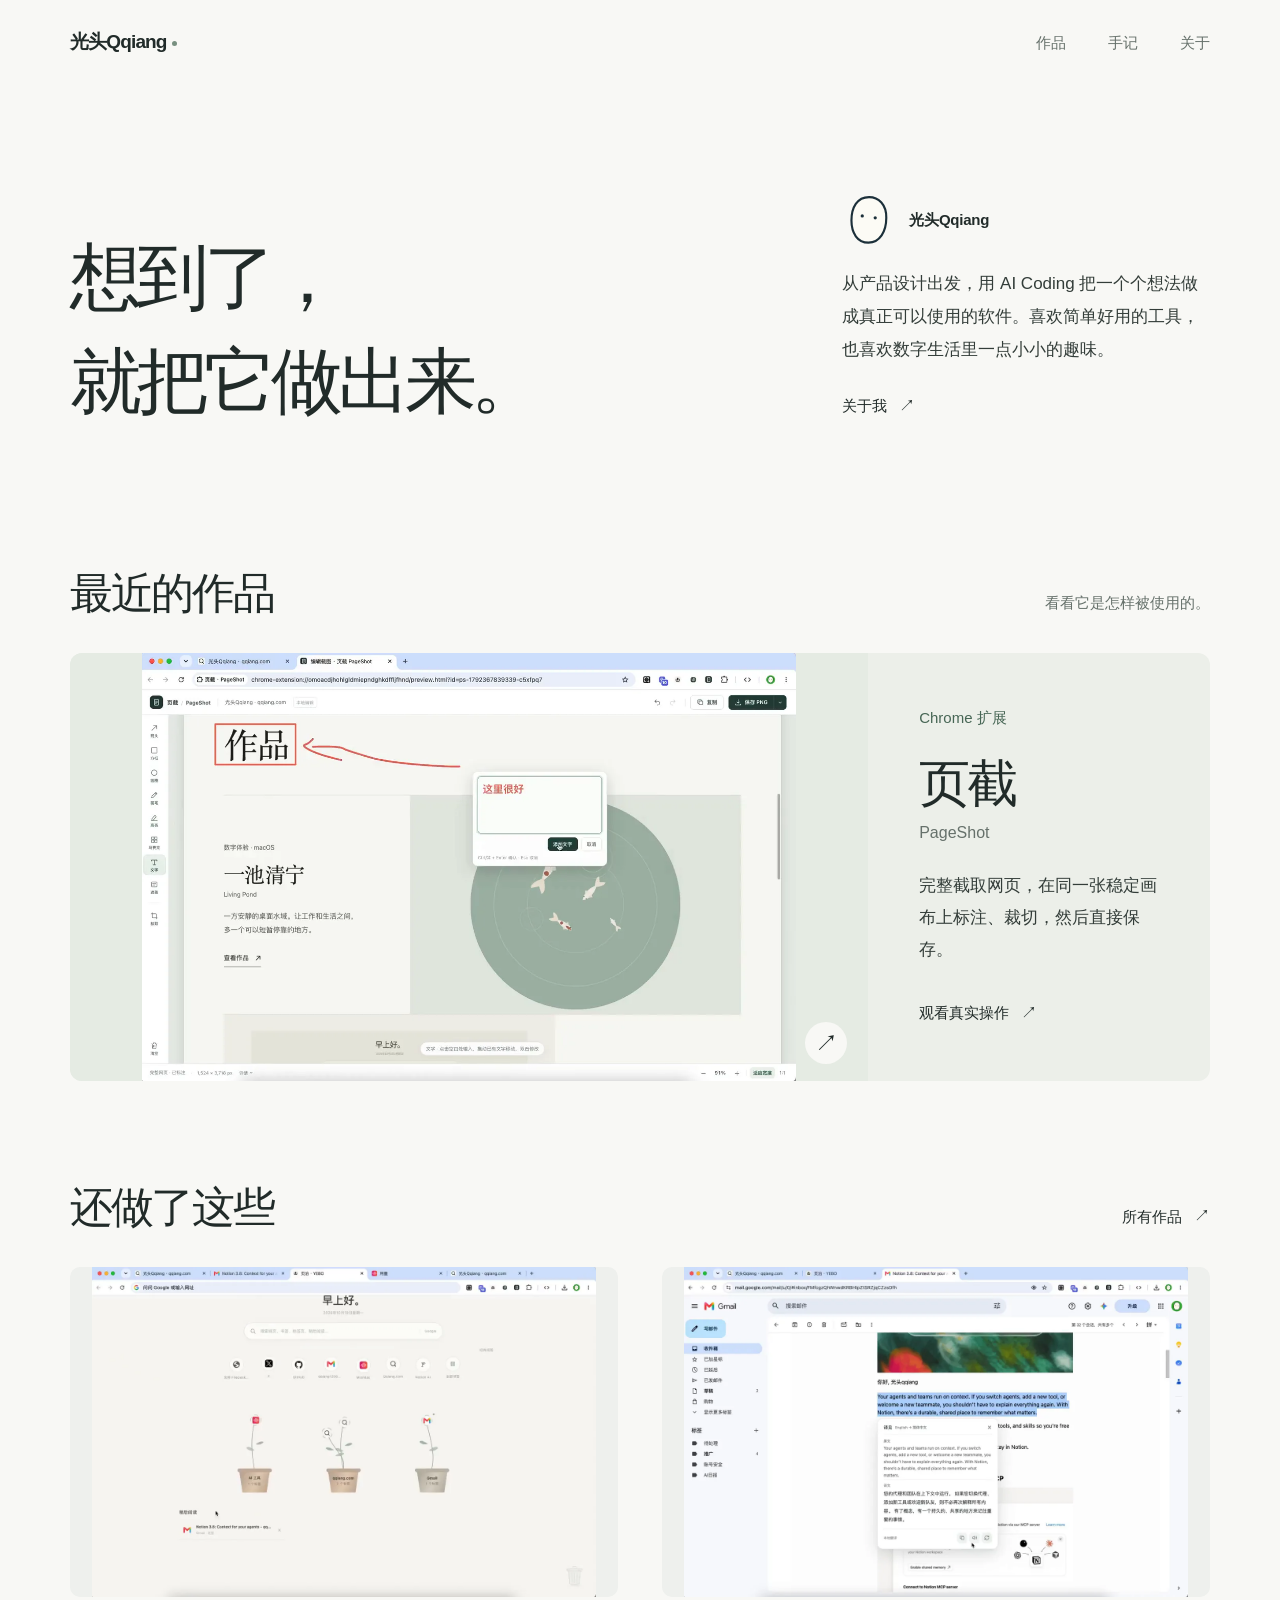
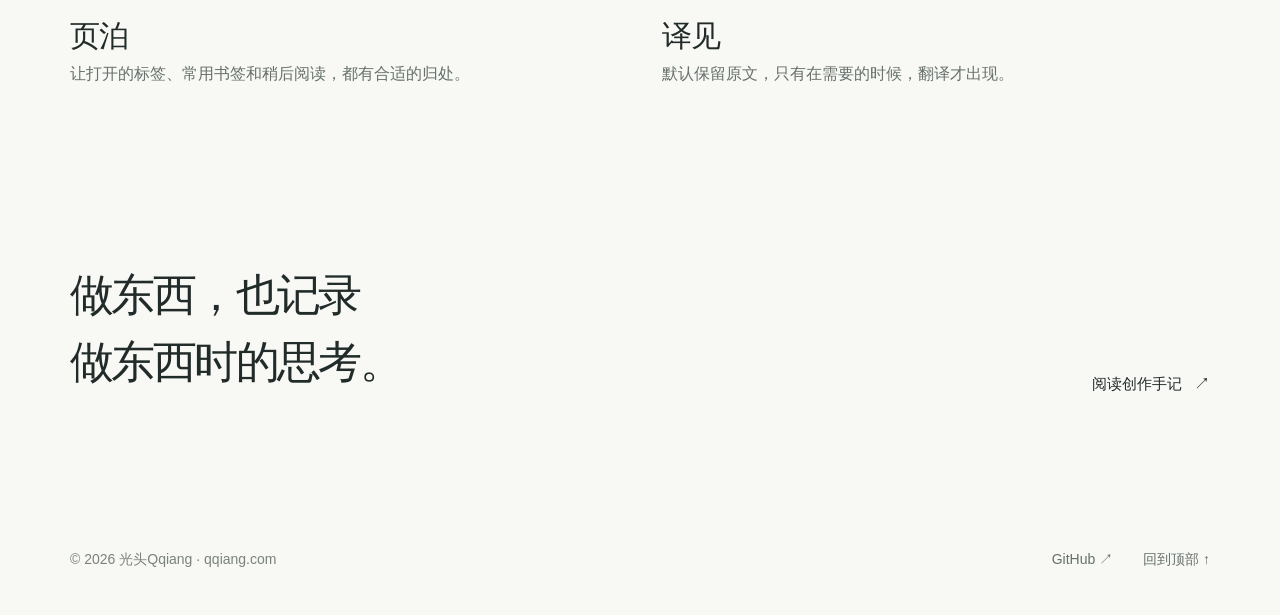
<file: v3.8-workshop.html>
<!doctype html><html lang="zh-CN"><head><meta charset="utf-8"><meta name="viewport" content="width=device-width,initial-scale=1"><meta name="color-scheme" content="light"><meta name="theme-color" content="#f8f8f5"><meta name="qqiang-build" content="3.8.0-workshop-preview"><title>光头Qqiang · 想到了，就把它做出来。</title><link rel="stylesheet" href="workshop.css"></head><body><div id="app"></div><script src="workshop.js" defer></script></body></html>
</file>
<file: workshop.css>
@charset "UTF-8";
:root{color-scheme:light;--paper:#f8f8f5;--ink:#212b29;--text:#333d39;--secondary:#66716b;--accent:#476655;--sage:#edf1eb;--soft:#f1f2ed;--serif:"Songti SC","Noto Serif CJK SC","Source Han Serif SC","STSong",serif;--sans:"PingFang SC","Noto Sans CJK SC","Microsoft YaHei",sans-serif;--w:min(1140px,calc(100% - 104px));--body:18px}
*{box-sizing:border-box}html{scroll-behavior:smooth}body{margin:0;background:var(--paper);color:var(--ink);font:400 var(--body)/1.84 var(--sans);-webkit-font-smoothing:antialiased}body,button,a{-webkit-tap-highlight-color:transparent}button{font:inherit}a{text-decoration:none;color:inherit}button,a{outline-offset:5px}button:focus-visible,a:focus-visible{outline:2px solid var(--accent)}img,video{max-width:100%}.wrap{width:var(--w);margin-inline:auto}
.site-head{height:85px;display:flex;justify-content:space-between;align-items:center;gap:30px}.brand{font-size:19px;letter-spacing:-.045em;font-weight:600;white-space:nowrap}.brand .dot{display:inline-block;width:5px;height:5px;margin-left:5px;border-radius:100%;background:#789080;vertical-align:middle}.nav{display:flex;align-items:center;gap:42px}.nav a{font-size:15px;color:var(--secondary);transition:color .16s}.nav a:is(:hover,.active){color:var(--ink)}.site-main{min-height:64vh}.arrow{display:inline-block;font-size:1.04em;transition:transform .2s}.quiet-link:hover .arrow,.quiet-link:focus-visible .arrow{transform:translate(3px,-3px)}.quiet-link{display:inline-flex;align-items:center;gap:12px;color:var(--ink);font-size:15px;font-weight:500;line-height:1.6}.quiet-link.emph{color:var(--accent)}
/* Home: a creator first, then one living piece of software. */
.hero{display:grid;grid-template-columns:minmax(0,1.3fr) minmax(250px,.7fr);align-items:end;gap:clamp(42px,7vw,116px);padding:clamp(72px,8.4vw,118px) 0 clamp(90px,10vw,132px)}.hero h1{margin:0;font:400 clamp(48px,5.6vw,75px)/1.45 var(--serif);letter-spacing:-.071em}.hero h1 span{display:block}.hero-side{max-width:380px;padding-bottom:12px}.creator-mark{display:flex;align-items:center;gap:13px;margin-bottom:20px}.creator-mark svg{height:54px;width:54px;flex:none}.creator-mark span{font-size:15px;font-weight:600;letter-spacing:-.015em}.hero-side p{font-size:17px;line-height:1.95;color:var(--text);margin:0 0 22px}.hero-side .quiet-link{margin-top:6px}
.works-home{padding-bottom:80px}.section-intro{display:flex;align-items:baseline;justify-content:space-between;gap:22px;margin:0 0 28px}.section-intro h2,.shelf-heading{font:400 clamp(33px,3.5vw,43px)/1.45 var(--serif);letter-spacing:-.055em;margin:0}.section-intro p{margin:0;color:var(--secondary);font-size:15px;line-height:1.7}.feature{display:grid;grid-template-columns:minmax(0,1.4fr) minmax(300px,.6fr);background:#ecefe9;border-radius:12px;overflow:hidden;min-height:405px}.feature-visual{display:block;position:relative;isolation:isolate;min-width:0;min-height:320px;background:#e5ebe3;overflow:hidden}.feature-visual video{width:100%;height:100%;object-fit:contain;position:absolute;inset:0;display:block}.feature-visual:after{content:'↗';position:absolute;right:21px;bottom:17px;width:42px;height:42px;display:grid;place-items:center;border-radius:50%;background:var(--paper);font-size:23px;color:var(--ink)}.feature-copy{padding:clamp(35px,4vw,65px);align-self:center}.feature-copy .substantive-label{font-size:15px;color:var(--accent);margin:0 0 20px}.feature-copy h3{font:400 clamp(44px,4vw,57px)/1.26 var(--serif);letter-spacing:-.055em;margin:0}.feature-copy .roman{font-size:16px;color:var(--secondary);margin:2px 0 22px}.feature-copy p{max-width:280px;margin:0 0 30px;font-size:17px;line-height:1.9;color:var(--text)}
.shelf-head{display:flex;align-items:baseline;justify-content:space-between;margin:96px 0 28px;gap:20px}.shelf-head .quiet-link{white-space:nowrap}.shelf-grid{display:grid;grid-template-columns:1fr 1fr;gap:44px}.shelf-link{display:block}.shelf-image{width:100%;aspect-ratio:1.66;display:block;object-fit:contain;border-radius:10px;background:#eef0ed}.shelf-link h3{font:400 30px/1.4 var(--serif);letter-spacing:-.045em;margin:18px 0 3px}.shelf-link p{font-size:16px;line-height:1.8;color:var(--secondary);margin:0;max-width:450px}.bottom-note{padding:93px 0 105px;display:flex;justify-content:space-between;align-items:end;gap:36px}.bottom-note h2{font:400 clamp(30px,3.4vw,44px)/1.55 var(--serif);letter-spacing:-.06em;margin:0}.bottom-note .quiet-link{white-space:nowrap}
/* Works archive */
.page-head{padding:76px 0 50px}.page-head h1{font:400 clamp(45px,5vw,68px)/1.35 var(--serif);letter-spacing:-.07em;margin:0}.page-head p{color:var(--secondary);font-size:17px;line-height:1.9;max-width:650px;margin:14px 0 0}.archive{display:grid;grid-template-columns:repeat(2,minmax(0,1fr));column-gap:42px;row-gap:70px;padding-bottom:130px}.archive-card{display:block;min-width:0}.archive-card figure{margin:0;overflow:hidden;border-radius:10px;background:var(--soft);aspect-ratio:1.65}.archive-card img{width:100%;height:100%;object-fit:contain;display:block;transition:transform .45s cubic-bezier(.2,.7,.2,1)}.archive-card:hover img{transform:scale(1.025)}.archive-card h2{font:400 30px/1.4 var(--serif);letter-spacing:-.045em;margin:16px 0 2px}.archive-card .latin{font-size:15px;color:var(--secondary);margin-left:9px;font-family:var(--sans);letter-spacing:0}.archive-card p{font-size:16px;color:var(--secondary);line-height:1.8;margin:9px 0 0}
/* A project is one actual usage clip, not paragraphs of philosophy. */
.back{font-size:15px;color:var(--secondary)}.case-head{padding:55px 0 42px;display:grid;grid-template-columns:.8fr 1.2fr;gap:45px;align-items:end}.case-head h1{font:400 clamp(50px,5.2vw,74px)/1.3 var(--serif);margin:0;letter-spacing:-.075em}.case-head .latin{font:400 16px/1.6 var(--sans);color:var(--secondary);margin:0}.case-head p{font-size:18px;line-height:1.95;color:var(--text);max-width:640px;margin:0}.video-stage{background:#ebece8;border-radius:12px;overflow:hidden;position:relative}.video-stage video{display:block;width:100%;height:auto;aspect-ratio:16/9;object-fit:contain;background:#e5e8e3}.video-actions{display:flex;justify-content:space-between;align-items:center;gap:20px;padding:22px 0}.video-actions button{border:0;padding:0;background:none;color:var(--ink);font:500 15px/1.8 var(--sans);cursor:pointer}.case-footer{display:flex;align-items:center;justify-content:space-between;gap:24px;padding:80px 0 135px}
/* About: one readable voice, a small mark. */
.about-intro{padding:75px 0 130px;display:grid;grid-template-columns:minmax(0,.75fr) minmax(0,1.25fr);gap:clamp(65px,9vw,145px)}.about-title{position:relative}.about-title .small-mark{width:95px;height:100px;display:block;margin:0 0 38px}.about-title h1{font:400 clamp(44px,4.9vw,67px)/1.5 var(--serif);letter-spacing:-.07em;margin:0}.about-prose{padding-top:48px}.about-prose p{font-size:18px;color:var(--text);line-height:2.06;margin:0 0 28px;max-width:680px}.about-prose .about-links{display:flex;gap:37px;flex-wrap:wrap;margin-top:42px}
/* Notes */
.notes-grid{display:grid;grid-template-columns:1fr 1fr;gap:32px;padding:0 0 125px}.note-link{display:block;padding:27px 0 38px}.note-link span,.article-date{font-size:14px;color:var(--secondary)}.note-link h2{font:400 29px/1.55 var(--serif);margin:12px 0;letter-spacing:-.035em}.note-link p{font-size:16px;color:var(--secondary);margin:0;line-height:1.8}.article-view{max-width:810px;padding:56px 0 130px}.article-view h1{font:400 clamp(38px,4.2vw,56px)/1.45 var(--serif);letter-spacing:-.055em;margin:19px 0 50px}.article-view p{font-size:18px;color:var(--text);line-height:2.05;margin:0 0 29px}
footer.site-footer{padding:45px 0 42px;display:flex;justify-content:space-between;gap:36px;align-items:center}footer .copyright{font-size:14px;color:#7a827e}footer .links{display:flex;gap:30px;align-items:center}footer .links a,footer .links button{font:400 14px/1.4 var(--sans);color:var(--secondary);border:0;background:none;padding:0;cursor:pointer}
@media(max-width:900px){:root{--w:min(100% - 64px,1140px)}.hero{grid-template-columns:1fr 1fr;gap:42px;padding:75px 0 85px}.hero h1{font-size:clamp(43px,5.8vw,67px)}.feature{grid-template-columns:1.2fr .8fr;min-height:365px}.feature-copy{padding:32px}.feature-copy h3{font-size:45px}.feature-visual{min-height:315px}.about-intro{gap:50px}}
@media(max-width:700px){:root{--w:calc(100% - 38px);--body:16px}.site-head{height:66px}.brand{font-size:17px}.nav{gap:23px}.nav a{font-size:14px}.hero{display:block;padding:67px 0 80px}.hero h1{font-size:clamp(43px,10vw,59px);line-height:1.43}.hero-side{margin-top:42px;max-width:500px}.creator-mark{margin-bottom:13px}.creator-mark svg{width:42px;height:42px}.hero-side p{font-size:16px;margin:0 0 14px}.section-intro{align-items:flex-end;margin-bottom:22px}.section-intro h2,.shelf-heading{font-size:33px}.section-intro p{font-size:14px}.feature{display:flex;flex-direction:column;border-radius:9px}.feature-visual{order:0;min-height:0;aspect-ratio:16/9}.feature-copy{order:1;padding:24px 24px 30px}.feature-copy .substantive-label{margin-bottom:11px}.feature-copy h3{font-size:40px}.feature-copy .roman{font-size:14px;margin:0 0 11px}.feature-copy p{font-size:16px;max-width:none;margin-bottom:16px}.shelf-head{margin:73px 0 23px}.shelf-grid{gap:22px}.shelf-link h3{font-size:26px;margin:13px 0 2px}.shelf-link p{font-size:14px}.bottom-note{padding:78px 0 90px;align-items:start;flex-direction:column;gap:24px}.bottom-note h2{font-size:32px}.page-head{padding:58px 0 39px}.page-head h1{font-size:48px}.page-head p{font-size:16px}.archive{gap:35px 18px;padding-bottom:86px}.archive-card h2{font-size:26px}.archive-card .latin{font-size:13px}.archive-card p{font-size:14px}.case-head{display:block;padding:43px 0 26px}.case-head h1{font-size:53px}.case-head p{font-size:16px;margin-top:22px}.video-stage,.archive-card figure{border-radius:8px}.video-actions{padding:19px 0}.case-footer{padding:58px 0 90px}.about-intro{display:block;padding:55px 0 90px}.about-title{display:flex;align-items:center;gap:24px}.about-title .small-mark{width:86px;height:86px;flex:none;margin:0}.about-title h1{font-size:clamp(32px,8vw,44px);line-height:1.5}.about-prose{padding-top:38px}.about-prose p{font-size:16px;line-height:1.98;margin-bottom:24px}.about-prose .about-links{margin-top:31px}.notes-grid{gap:9px;display:block;padding-bottom:90px}.note-link{padding:22px 0}.article-view{padding:42px 0 94px}.article-view h1{font-size:40px}.article-view p{font-size:16px}.site-footer{padding:30px 0 32px!important;align-items:flex-start!important;flex-direction:column;gap:18px!important}}
@media(max-width:420px){.hero{padding:62px 0 73px}.nav{gap:16px}.hero h1{font-size:clamp(40px,10.4vw,47px)}.section-intro p{display:none}.shelf-grid{grid-template-columns:1fr;gap:36px}.shelf-head{margin-top:65px}.archive{grid-template-columns:1fr;gap:44px}.archive-card figure{aspect-ratio:1.65}.about-title .small-mark{width:70px;height:74px}.about-title{gap:16px}.about-title h1{font-size:clamp(30px,8.2vw,39px)}}
@media(prefers-reduced-motion:reduce){html{scroll-behavior:auto}*,*::before,*::after{animation-duration:0.01ms!important;transition:none!important}}
</file>
